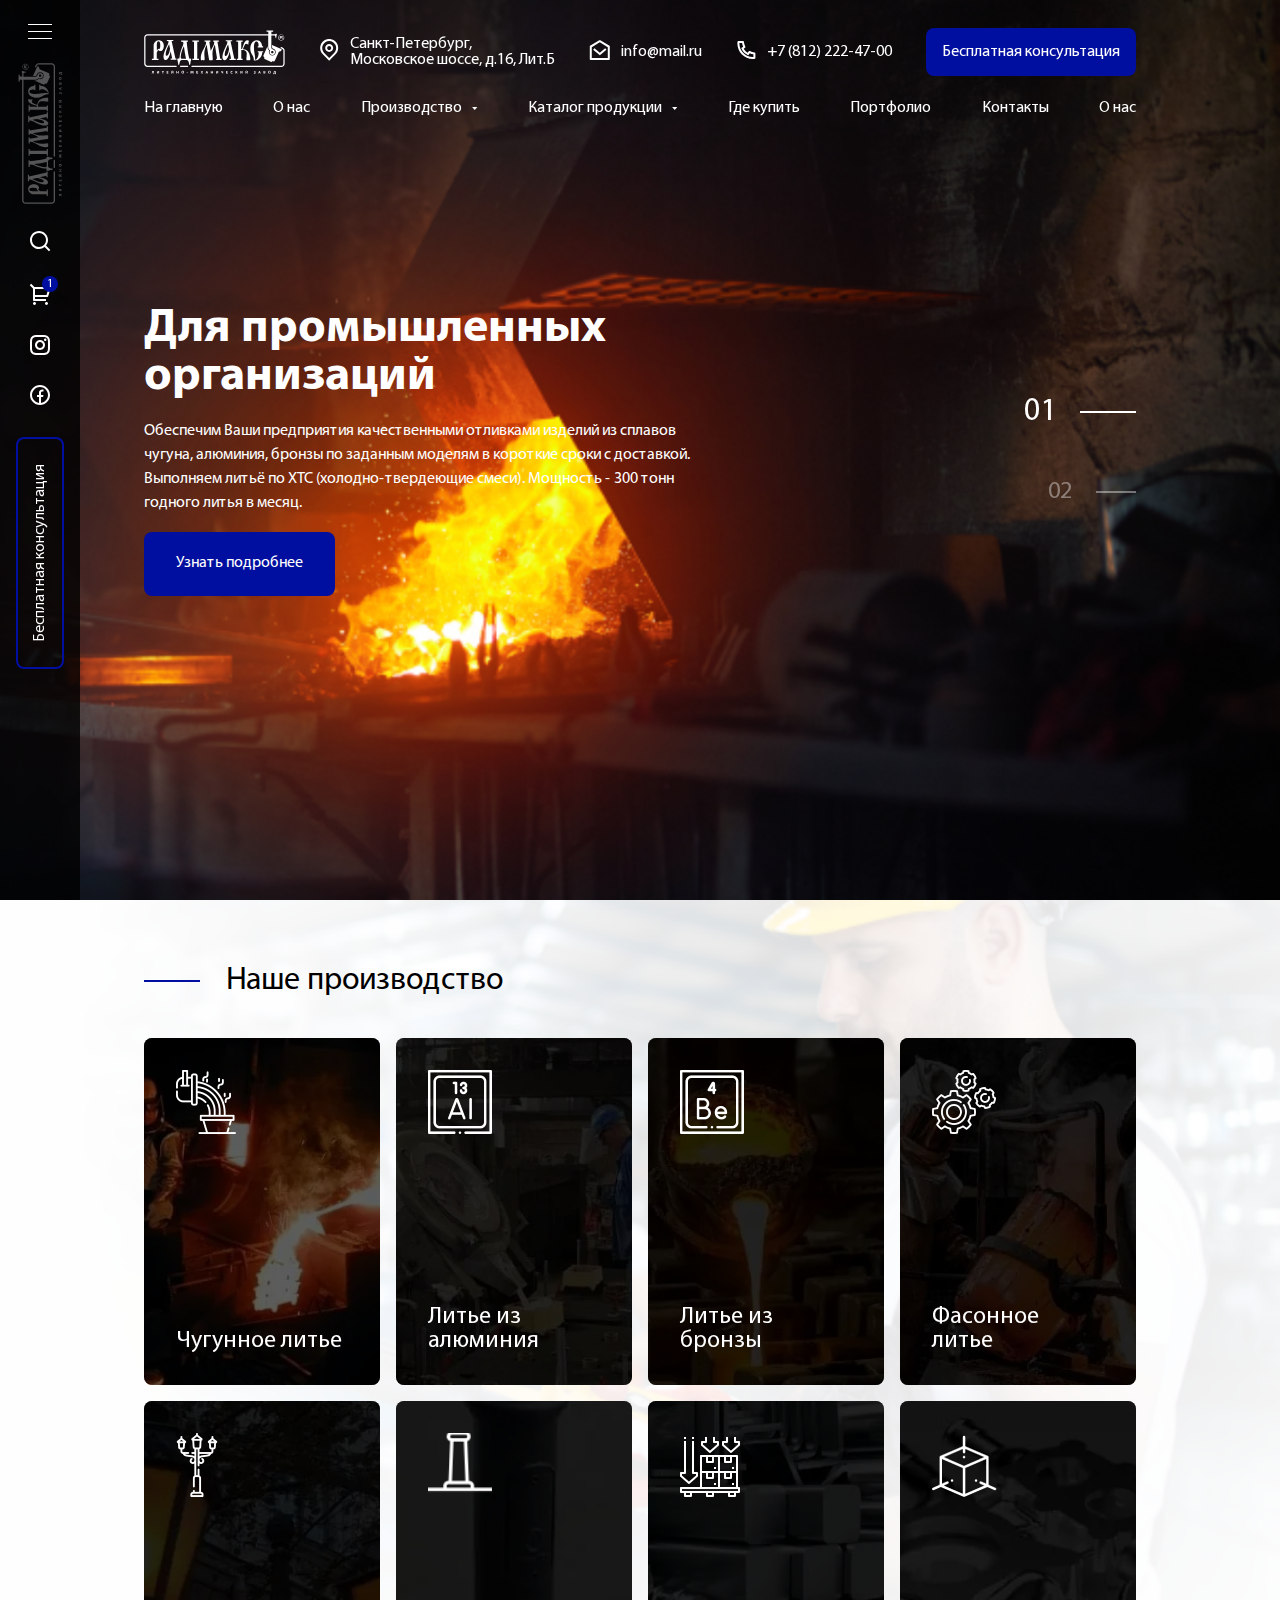
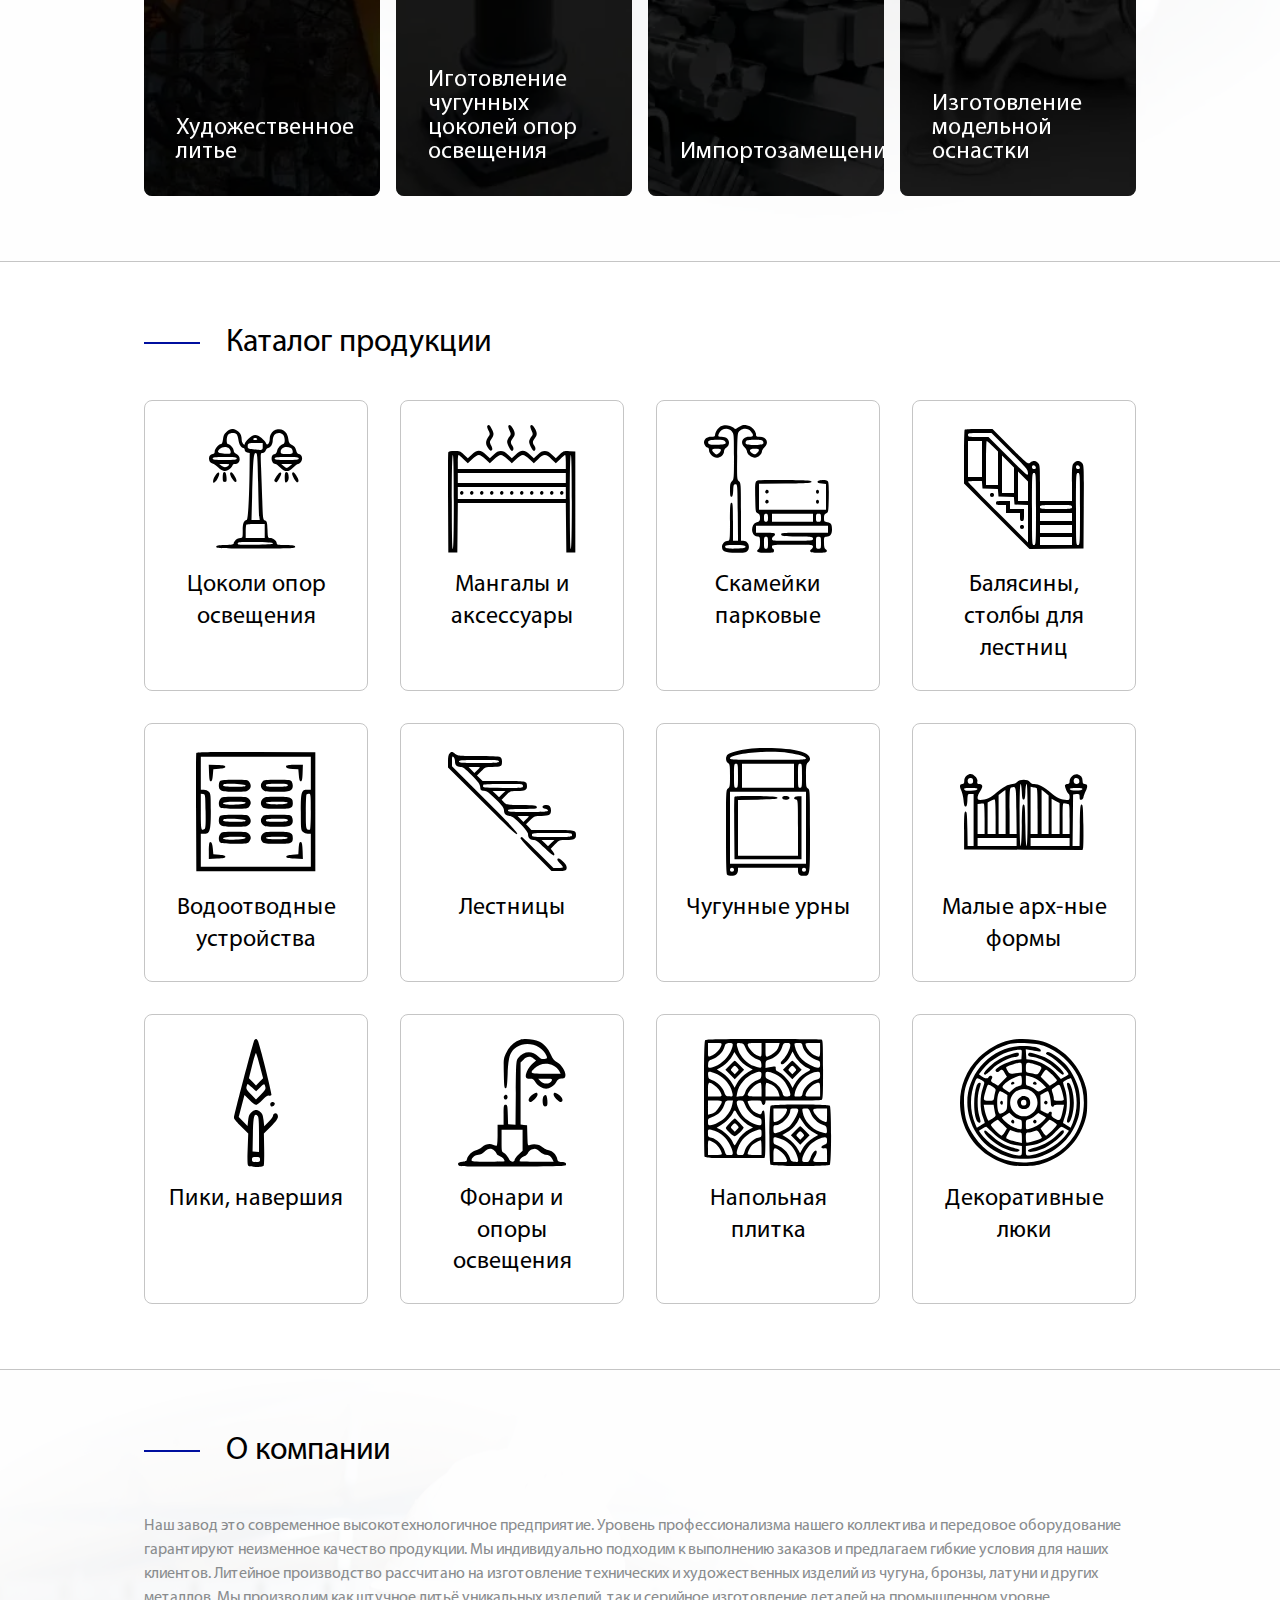
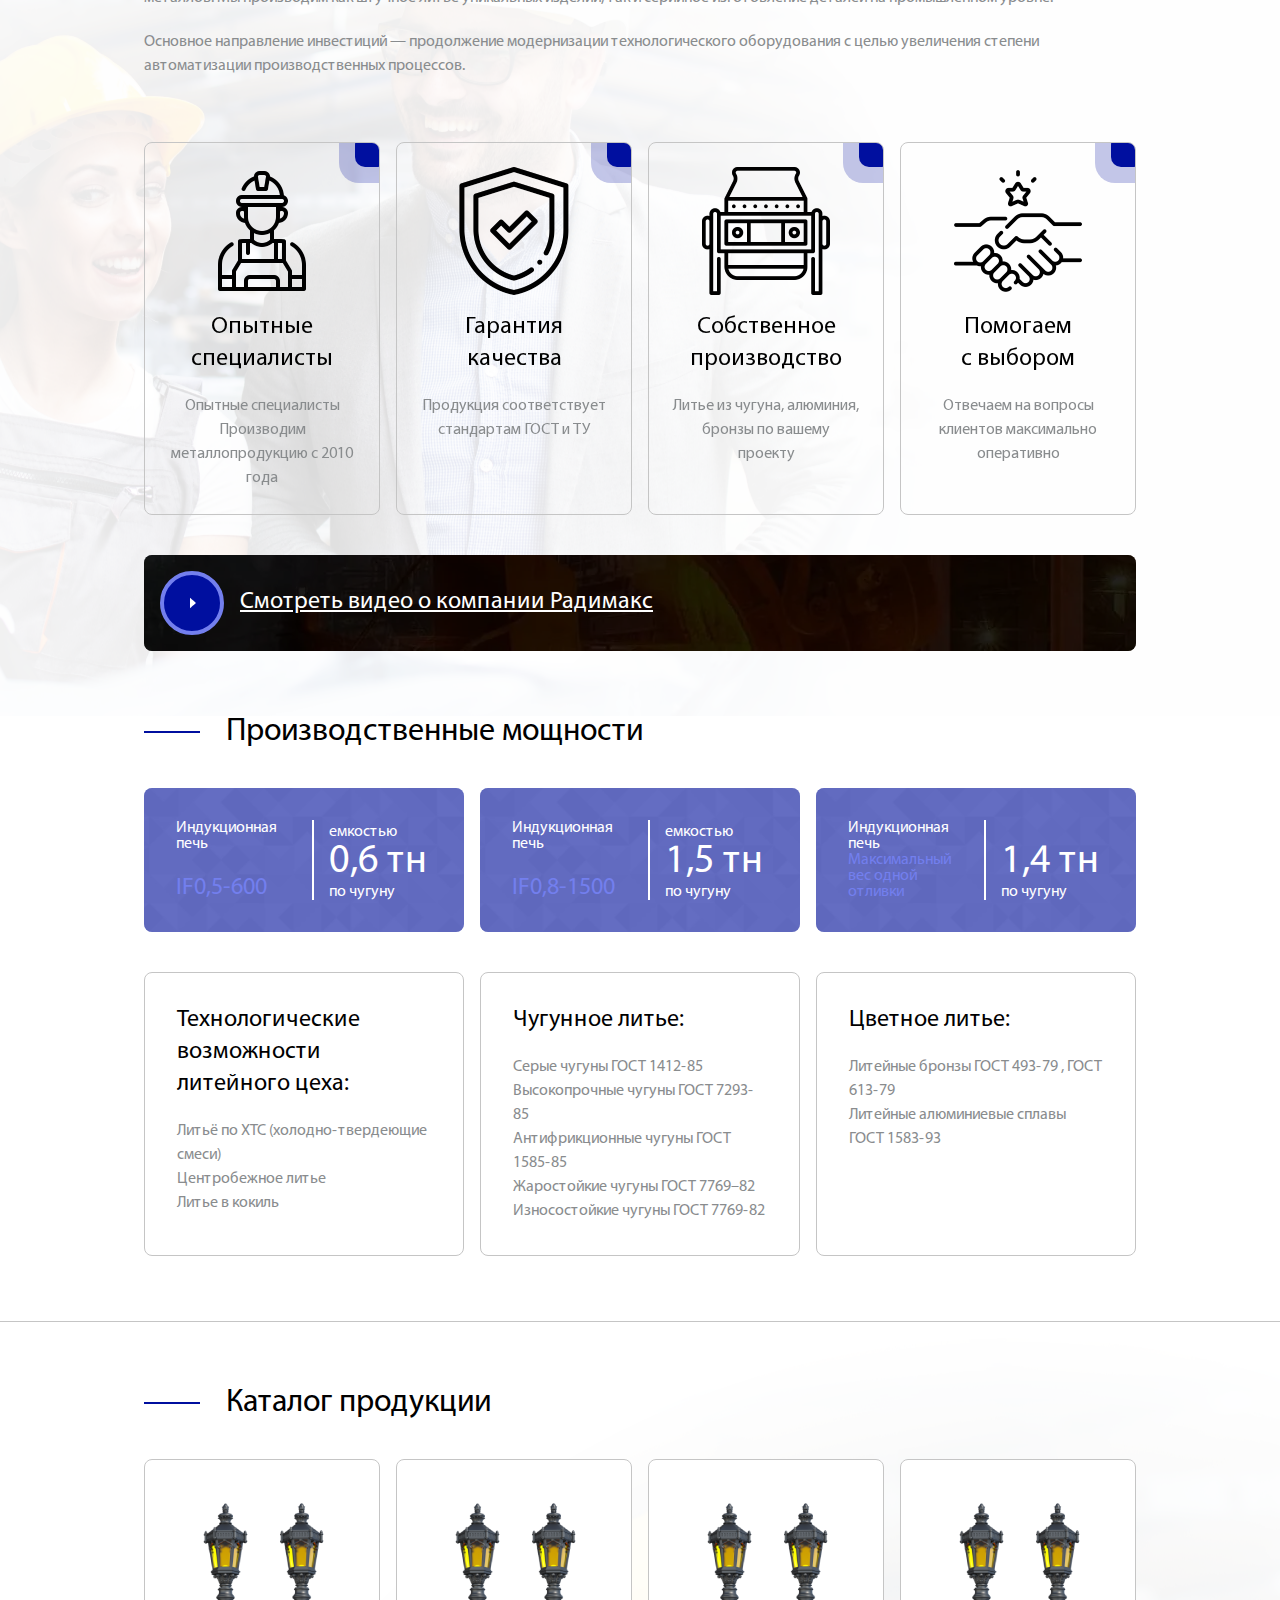
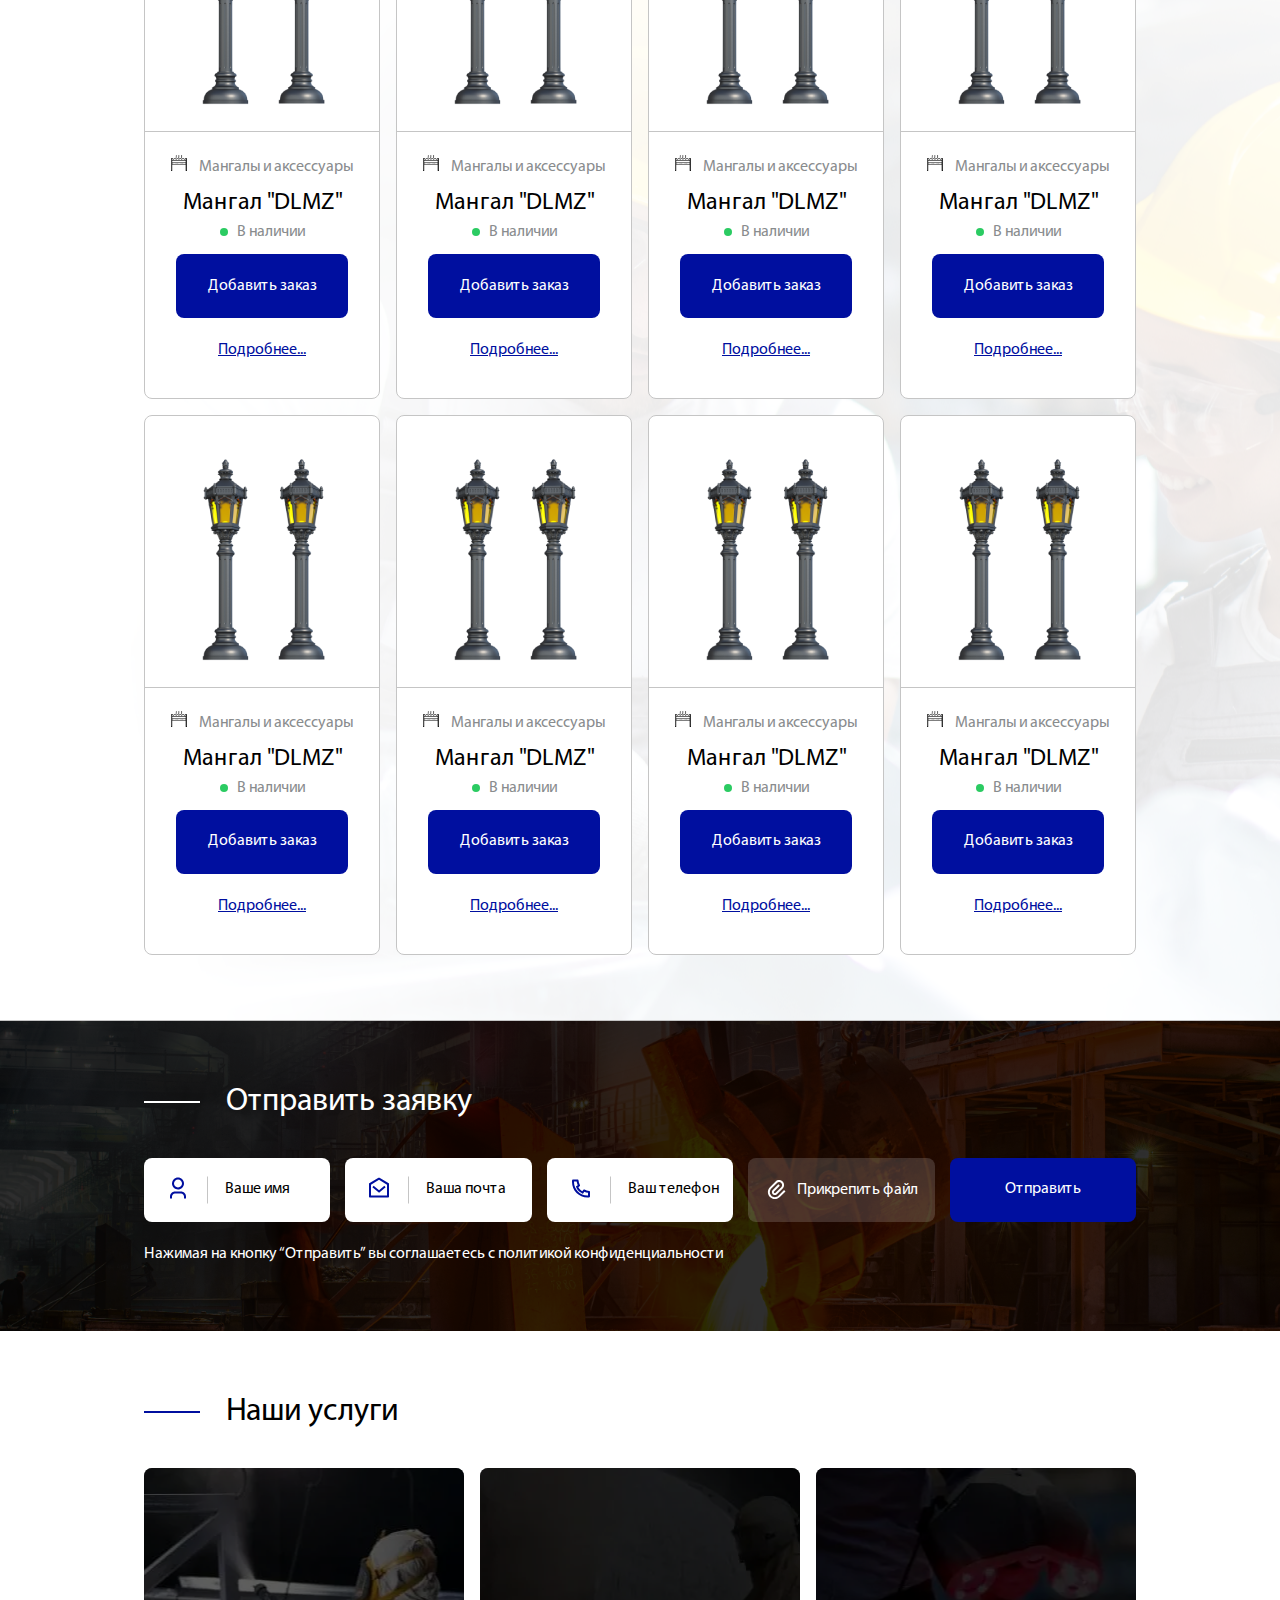
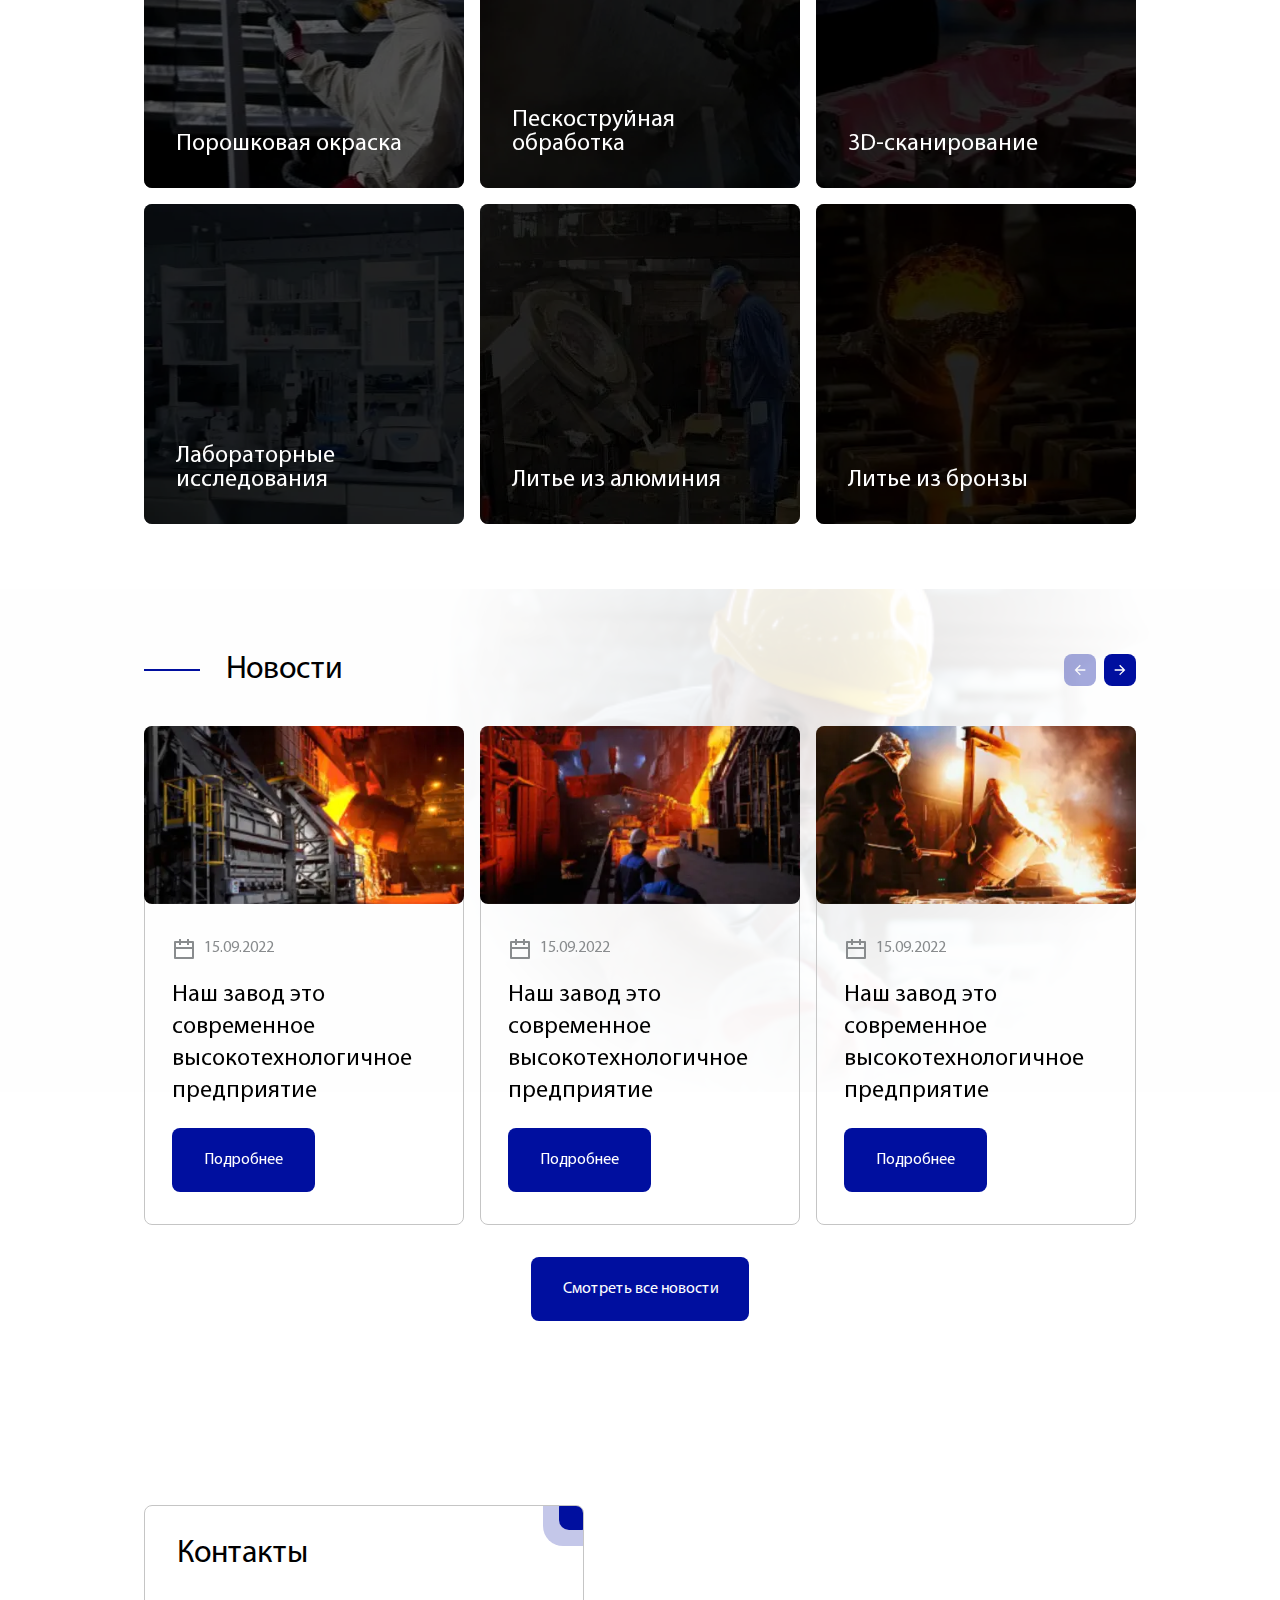
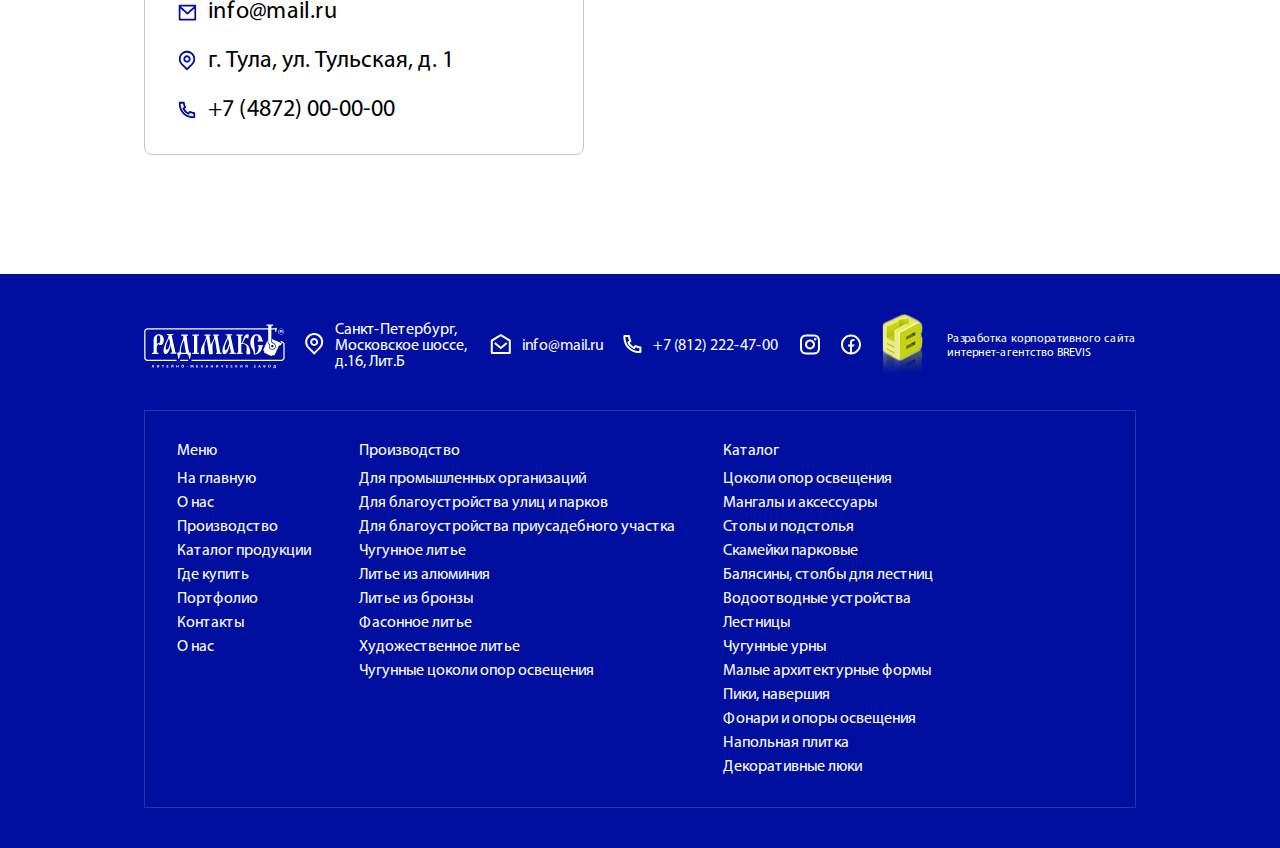
<file: index.html>
<!DOCTYPE html> <html lang="ru">

<head>
    <meta charset="UTF-8">
    <meta name="viewport" content="width=device-width, initial-scale=1.0">
    <meta name="description" content="">
    <meta name="keywords" content="">
    <link rel="stylesheet" href="css/libs.min.css">
    <link rel="stylesheet" href="css/style.min.css">
    <script src="https://api-maps.yandex.ru/2.1/?lang=ru_RU&amp;apikey=9133eb49-3a97-4b2d-90be-6b80a97a5036" type="text/javascript"></script>
    <title>Главная</title>
</head>


<body>
    <div class="wrapper">
        <header class="header">
            <div class="container">
    <div class="header__inner">
        <a href="/" class="header__logo logo">
            <svg
                    xmlns="http://www.w3.org/2000/svg"
                    width="141px" height="45px">
                <path fill-rule="evenodd"  fill="rgb(255, 255, 255)"
                      d="M138.087,7.527 C138.568,7.623 138.568,8.010 138.568,8.203 C138.568,8.589 138.568,8.686 138.713,8.831 L137.895,8.831 C137.751,8.638 137.799,8.541 137.751,8.107 C137.702,7.768 137.318,7.768 137.222,7.768 L136.596,7.768 L136.548,8.831 L135.779,8.831 L135.779,6.029 L137.510,6.029 C137.847,6.029 138.664,6.078 138.664,6.802 C138.664,7.285 138.328,7.478 138.087,7.527 ZM137.270,6.561 L136.596,6.561 L136.548,6.561 L136.548,7.285 L137.270,7.285 C137.751,7.285 137.799,7.092 137.799,6.947 C137.799,6.657 137.606,6.561 137.270,6.561 Z"/>
                <path fill-rule="evenodd"  fill="rgb(255, 255, 255)"
                      d="M137.173,10.570 C135.442,10.570 134.095,9.169 134.095,7.478 C134.095,5.788 135.490,4.387 137.173,4.387 C138.857,4.387 140.251,5.788 140.251,7.478 C140.251,9.169 138.857,10.570 137.173,10.570 ZM137.173,4.870 C135.731,4.870 134.576,6.029 134.576,7.478 C134.576,8.927 135.731,10.087 137.173,10.087 C138.616,10.087 139.771,8.927 139.771,7.478 C139.771,6.029 138.616,4.870 137.173,4.870 Z"/>
                <path fill-rule="evenodd"  fill="rgb(255, 255, 255)"
                      d="M16.362,21.051 C15.448,21.051 15.112,20.665 14.246,20.037 L12.755,22.549 L12.755,28.732 L14.486,28.732 L14.486,29.891 L7.898,29.891 L7.898,28.732 L9.629,28.732 L9.629,18.588 C9.629,17.477 9.629,16.366 9.677,14.386 C10.398,11.971 12.274,10.135 14.631,10.135 C17.709,10.135 19.825,12.260 19.825,15.690 C19.825,18.395 18.574,21.051 16.362,21.051 ZM14.534,11.343 C12.659,11.343 12.851,15.062 12.851,17.139 L12.851,20.858 L14.150,18.636 C14.342,18.878 14.727,19.120 14.919,19.120 C15.448,19.120 16.266,18.540 16.266,15.642 C16.266,13.709 16.073,11.343 14.534,11.343 Z"/>
                <path fill-rule="evenodd"  fill="rgb(255, 255, 255)"
                      d="M26.654,29.650 L26.654,28.442 L28.193,28.442 L26.654,21.293 C26.029,25.495 24.009,30.036 21.797,30.036 C20.498,30.036 19.488,28.925 19.488,26.703 C19.488,23.708 21.027,20.134 22.422,17.236 C23.576,14.772 24.730,13.516 24.442,11.053 L22.855,11.053 L22.855,9.894 L29.251,9.894 L29.251,11.053 L27.616,11.053 L31.415,28.490 L32.377,28.490 L32.377,29.650 L26.654,29.650 ZM25.115,14.289 C23.817,16.656 21.941,20.713 21.700,23.660 C21.700,23.902 21.700,24.143 21.700,24.384 C21.749,25.013 22.037,25.737 22.855,25.737 C24.442,25.737 25.788,21.293 26.029,18.685 L25.115,14.289 Z"/>
                <path fill-rule="evenodd"  fill="rgb(255, 255, 255)"
                      d="M46.469,32.596 C46.373,33.466 46.324,34.915 45.699,34.915 C45.218,34.915 45.122,34.239 45.074,33.707 C44.689,30.133 43.102,29.988 41.563,29.988 L39.447,29.988 C38.052,29.988 36.369,29.746 35.696,32.258 C35.407,33.321 35.359,34.915 34.686,34.915 C34.205,34.915 34.157,34.093 34.109,33.610 C33.820,30.422 33.291,30.422 33.291,29.263 C33.291,28.539 33.868,28.442 34.109,28.442 C34.445,28.442 34.542,28.539 34.830,28.539 C35.359,28.539 35.455,27.862 35.503,27.476 C35.696,26.317 35.696,23.467 37.571,18.636 C38.485,16.269 39.399,14.724 39.399,12.937 C39.399,12.454 39.255,11.681 38.197,11.681 L37.090,11.681 L37.090,10.522 L43.872,10.522 L43.872,11.681 L42.717,11.681 C43.006,16.366 44.785,28.732 45.651,28.732 C45.940,28.732 46.276,28.394 46.613,28.394 C46.902,28.394 47.190,28.780 47.190,29.360 C47.190,29.939 46.757,30.615 46.469,32.596 ZM39.928,16.269 C38.197,19.313 36.754,24.578 36.754,26.993 C36.754,28.635 37.331,28.780 38.485,28.780 L42.044,28.780 C40.361,20.279 40.698,21.535 39.928,16.269 Z"/>
                <path fill-rule="evenodd"  fill="rgb(255, 255, 255)"
                      d="M54.933,11.729 L54.933,10.570 L48.344,10.570 L48.344,11.729 L50.028,11.729 L50.028,28.780 L48.344,28.780 L48.344,29.939 L54.933,29.939 L54.933,28.780 L53.250,28.780 L53.250,11.729 L54.933,11.729 Z"/>
                <path fill-rule="evenodd"  fill="rgb(255, 255, 255)"
                      d="M72.151,29.939 L77.633,29.939 L77.633,28.780 L76.191,28.780 L73.449,11.729 L74.796,11.729 L74.796,10.570 L69.265,10.570 L69.265,11.729 L70.179,11.729 L70.227,12.212 C70.323,14.820 68.544,17.236 67.053,20.134 C66.957,20.327 66.812,20.569 66.716,20.762 L65.273,11.729 L66.428,11.729 L66.428,10.570 L60.560,10.570 L60.560,11.729 L62.099,11.729 C62.436,14.482 60.560,17.042 58.973,20.134 C57.675,22.597 56.761,24.819 56.761,28.200 C56.761,30.519 57.338,30.229 57.915,30.133 C58.348,30.084 58.685,30.036 59.117,30.133 C59.550,30.229 59.935,30.374 60.320,30.133 C60.560,29.988 60.608,29.795 60.608,29.553 C60.656,29.070 60.608,28.587 60.608,28.152 C60.512,26.413 60.320,25.109 60.320,23.564 C60.320,20.279 61.282,17.574 62.676,14.724 L64.937,29.070 C65.081,30.471 65.562,30.277 66.043,30.181 C66.476,30.133 66.812,30.084 67.245,30.181 C67.678,30.277 68.063,30.422 68.447,30.181 C68.688,30.036 68.736,29.843 68.736,29.601 C68.784,29.118 68.736,28.635 68.736,28.200 C68.640,26.462 68.447,25.157 68.447,23.612 C68.447,20.327 69.409,17.622 70.804,14.772 L70.852,14.724 L73.113,28.828 L72.199,28.828 L72.199,29.939 L72.151,29.939 Z"/>
                <path fill-rule="evenodd"  fill="rgb(255, 255, 255)"
                      d="M85.617,29.939 L85.521,29.939 L85.521,28.780 L87.108,28.780 L85.569,21.583 C84.944,25.785 82.924,30.326 80.711,30.326 C79.413,30.326 78.403,29.215 78.403,26.993 C78.403,23.998 79.942,20.424 81.337,17.526 C82.491,15.062 83.645,13.806 83.357,11.343 L81.769,11.343 L81.769,10.183 L88.166,10.183 L88.166,11.343 L86.531,11.343 L90.330,28.780 L91.773,28.780 L91.773,29.939 L85.617,29.939 ZM84.126,14.579 C82.876,16.946 80.952,21.003 80.711,23.950 C80.711,24.191 80.711,24.433 80.711,24.675 C80.760,25.302 81.048,26.027 81.866,26.027 C83.405,26.027 84.751,21.535 85.040,18.975 L84.126,14.579 Z"/>
                <path fill-rule="evenodd"  fill="rgb(255, 255, 255)"
                      d="M113.752,17.429 L119.138,17.429 L119.138,16.269 L118.273,16.269 C117.984,13.903 116.782,10.183 112.598,10.183 C108.846,10.183 106.297,13.854 106.297,18.782 C106.297,20.134 106.393,21.728 107.836,24.336 C108.654,25.785 109.760,27.283 109.808,29.457 L109.808,30.229 C110.193,30.471 110.529,30.567 111.299,30.567 C113.944,30.567 118.080,27.669 118.273,22.356 L119.138,22.356 L119.138,21.197 L113.752,21.197 L113.752,22.356 L114.617,22.356 C114.906,26.462 112.742,29.843 111.347,29.843 C111.107,29.843 110.962,29.795 110.866,29.698 C111.010,29.070 111.107,28.780 111.107,28.152 C111.107,27.138 110.962,25.979 110.674,24.143 C110.241,21.873 109.952,19.796 109.952,17.332 C109.952,12.840 111.155,11.391 112.405,11.391 C113.271,11.391 114.714,11.971 114.617,16.318 L113.752,16.318 L113.752,17.429 Z"/>
                <path fill-rule="evenodd"  fill="rgb(255, 255, 255)"
                      d="M102.402,29.601 C102.402,29.843 102.450,29.988 102.690,30.181 C103.075,30.422 103.460,30.277 103.893,30.181 C104.325,30.084 104.662,30.133 105.095,30.181 C105.672,30.277 106.490,30.519 106.249,28.297 C105.912,25.495 105.624,24.529 105.095,23.129 C104.037,20.520 101.776,19.409 98.939,19.216 C100.286,15.690 100.959,13.806 102.209,13.806 C102.931,13.806 103.219,14.096 103.989,14.482 L104.422,14.482 C104.373,12.744 104.566,12.309 104.999,10.667 C104.566,10.377 103.893,10.183 103.171,10.183 C100.382,10.183 99.035,16.366 98.314,18.347 L98.025,19.120 L97.256,19.120 L97.256,11.729 L98.698,11.729 L98.698,10.570 L92.398,10.570 L92.398,11.729 L94.130,11.729 L94.130,28.780 L92.831,28.780 L92.831,29.939 L98.602,29.939 L98.602,28.780 L97.304,28.780 L97.304,20.086 L97.400,20.037 C100.478,20.037 102.738,20.617 102.738,23.757 C102.738,25.254 102.546,26.558 102.450,28.249 C102.354,28.684 102.354,29.118 102.402,29.601 Z"/>
                <path fill-rule="evenodd"  fill="rgb(255, 255, 255)"
                      d="M8.138,42.063 C8.138,42.450 8.090,42.788 7.946,42.981 C7.898,43.030 7.753,43.126 7.657,43.126 L7.753,43.609 C7.946,43.609 8.138,43.561 8.282,43.464 C8.667,43.223 8.763,42.692 8.763,42.015 L8.763,41.388 L9.340,41.388 L9.340,43.561 L9.918,43.561 L9.918,40.904 L8.138,40.904 L8.138,42.063 Z"/>
                <path fill-rule="evenodd"  fill="rgb(255, 255, 255)"
                      d="M13.909,41.967 C13.765,42.257 13.573,42.595 13.428,42.933 C13.476,42.595 13.476,42.160 13.476,41.725 L13.476,40.952 L12.947,40.952 L12.947,43.561 L13.621,43.561 L14.150,42.595 C14.294,42.305 14.486,41.967 14.583,41.629 C14.534,41.967 14.534,42.353 14.534,42.740 L14.534,43.561 L15.112,43.561 L15.112,40.904 L14.486,40.904 L13.909,41.967 Z"/>
                <path fill-rule="evenodd"  fill="rgb(255, 255, 255)"
                      d="M17.901,41.436 L18.574,41.436 L18.574,43.561 L19.200,43.561 L19.200,41.436 L19.921,41.436 L19.921,40.904 L17.901,40.904 L17.901,41.436 Z"/>
                <path fill-rule="evenodd"  fill="rgb(255, 255, 255)"
                      d="M23.288,42.450 L24.249,42.450 L24.249,41.967 L23.288,41.967 L23.288,41.388 L24.346,41.388 L24.346,40.904 L22.710,40.904 L22.710,43.561 L24.394,43.561 L24.394,43.078 L23.288,43.078 L23.288,42.450 Z"/>
                <path fill-rule="evenodd"  fill="rgb(255, 255, 255)"
                      d="M28.241,41.967 C28.097,42.257 27.905,42.595 27.760,42.933 C27.808,42.595 27.808,42.160 27.808,41.725 L27.808,40.952 L27.279,40.952 L27.279,43.561 L27.953,43.561 L28.482,42.595 C28.626,42.305 28.818,41.967 28.915,41.629 C28.867,41.967 28.867,42.353 28.867,42.740 L28.867,43.561 L29.395,43.561 L29.395,40.904 L28.770,40.904 L28.241,41.967 Z"/>
                <path fill-rule="evenodd"  fill="rgb(255, 255, 255)"
                      d="M28.337,40.808 C28.674,40.808 28.915,40.663 28.915,40.325 L28.530,40.325 C28.530,40.470 28.482,40.566 28.337,40.566 C28.193,40.566 28.145,40.470 28.145,40.325 L27.712,40.325 C27.808,40.614 28.001,40.808 28.337,40.808 Z"/>
                <path fill-rule="evenodd"  fill="rgb(255, 255, 255)"
                      d="M34.012,41.919 L33.003,41.919 L33.003,40.904 L32.425,40.904 L32.425,43.561 L33.003,43.561 L33.003,42.450 L34.012,42.450 L34.012,43.561 L34.590,43.561 L34.590,40.904 L34.012,40.904 L34.012,41.919 Z"/>
                <path fill-rule="evenodd"  fill="rgb(255, 255, 255)"
                      d="M38.726,43.609 C37.956,43.609 37.475,43.030 37.475,42.257 C37.475,41.436 38.004,40.856 38.774,40.856 C39.543,40.856 40.024,41.484 40.024,42.208 C40.024,43.078 39.495,43.609 38.726,43.609 ZM38.726,41.339 C38.341,41.339 38.100,41.725 38.100,42.257 C38.100,42.740 38.341,43.126 38.726,43.126 C39.159,43.126 39.399,42.740 39.351,42.208 C39.351,41.725 39.159,41.339 38.726,41.339 Z"/>
                <path fill-rule="evenodd"  fill="rgb(255, 255, 255)"
                      d="M42.718,42.353 L43.727,42.353 L43.727,42.740 L42.718,42.740 L42.718,42.353 Z"/>
                <path fill-rule="evenodd"  fill="rgb(255, 255, 255)"
                      d="M48.537,40.904 L48.248,41.774 C48.152,42.063 48.056,42.401 48.008,42.740 C47.960,42.401 47.863,42.112 47.767,41.774 L47.527,40.904 L46.709,40.904 L46.517,43.561 L47.094,43.561 L47.142,42.546 C47.142,42.208 47.190,41.822 47.190,41.436 C47.238,41.774 47.334,42.160 47.431,42.498 L47.719,43.512 L48.200,43.512 L48.537,42.450 C48.633,42.160 48.729,41.774 48.825,41.436 C48.825,41.822 48.825,42.208 48.873,42.546 L48.921,43.561 L49.499,43.561 L49.354,40.904 L48.537,40.904 Z"/>
                <path fill-rule="evenodd"  fill="rgb(255, 255, 255)"
                      d="M52.961,42.450 L53.923,42.450 L53.923,41.967 L52.961,41.967 L52.961,41.388 L54.019,41.388 L54.019,40.904 L52.336,40.904 L52.336,43.561 L54.068,43.561 L54.068,43.078 L52.961,43.078 L52.961,42.450 Z"/>
                <path fill-rule="evenodd"  fill="rgb(255, 255, 255)"
                      d="M58.973,40.904 L58.300,40.904 L58.059,41.388 C58.011,41.532 57.963,41.677 57.867,41.822 C57.819,41.677 57.723,41.532 57.675,41.388 L57.434,40.904 L56.761,40.904 L57.482,42.208 L56.713,43.561 L57.386,43.561 L57.627,43.078 C57.723,42.885 57.771,42.740 57.819,42.595 C57.915,42.740 57.963,42.885 58.059,43.078 L58.300,43.561 L58.973,43.561 L58.204,42.208 L58.973,40.904 Z"/>
                <path fill-rule="evenodd"  fill="rgb(255, 255, 255)"
                      d="M63.350,43.561 L63.157,42.885 L62.388,42.885 L62.195,43.561 L61.570,43.561 L62.388,40.904 L63.157,40.904 L63.975,43.561 L63.350,43.561 ZM62.917,41.870 C62.869,41.677 62.821,41.484 62.772,41.339 C62.724,41.532 62.676,41.725 62.628,41.870 L62.484,42.450 L63.061,42.450 L62.917,41.870 Z"/>
                <path fill-rule="evenodd"  fill="rgb(255, 255, 255)"
                      d="M68.399,41.919 L67.438,41.919 L67.438,40.904 L66.812,40.904 L66.812,43.561 L67.438,43.561 L67.438,42.450 L68.399,42.450 L68.399,43.561 L69.025,43.561 L69.025,40.904 L68.399,40.904 L68.399,41.919 Z"/>
                <path fill-rule="evenodd"  fill="rgb(255, 255, 255)"
                      d="M73.016,41.967 C72.872,42.257 72.680,42.595 72.536,42.933 C72.584,42.595 72.584,42.160 72.584,41.725 L72.584,40.952 L72.055,40.952 L72.055,43.561 L72.728,43.561 L73.257,42.595 C73.401,42.305 73.594,41.967 73.690,41.629 C73.642,41.967 73.642,42.353 73.642,42.740 L73.642,43.561 L74.171,43.561 L74.171,40.904 L73.545,40.904 L73.016,41.967 Z"/>
                <path fill-rule="evenodd"  fill="rgb(255, 255, 255)"
                      d="M78.547,42.015 C78.451,42.063 78.307,42.112 78.162,42.112 C77.874,42.112 77.730,41.967 77.730,41.677 L77.730,40.904 L77.153,40.904 L77.153,41.774 C77.153,42.353 77.489,42.595 77.970,42.595 C78.211,42.595 78.355,42.546 78.547,42.450 L78.547,43.561 L79.124,43.561 L79.124,40.904 L78.547,40.904 L78.547,42.015 Z"/>
                <path fill-rule="evenodd"  fill="rgb(255, 255, 255)"
                      d="M82.731,42.450 L83.693,42.450 L83.693,41.967 L82.731,41.967 L82.731,41.388 L83.741,41.388 L83.741,40.904 L82.106,40.904 L82.106,43.561 L83.789,43.561 L83.789,43.078 L82.731,43.078 L82.731,42.450 Z"/>
                <path fill-rule="evenodd"  fill="rgb(255, 255, 255)"
                      d="M88.022,41.388 C88.214,41.388 88.406,41.436 88.503,41.484 L88.647,41.001 C88.551,40.952 88.310,40.904 87.974,40.904 C87.156,40.904 86.531,41.388 86.531,42.305 C86.531,43.078 87.012,43.657 87.925,43.657 C88.262,43.657 88.503,43.609 88.599,43.561 L88.503,43.078 C88.406,43.126 88.166,43.174 88.022,43.174 C87.493,43.174 87.156,42.837 87.156,42.305 C87.156,41.677 87.541,41.388 88.022,41.388 Z"/>
                <path fill-rule="evenodd"  fill="rgb(255, 255, 255)"
                      d="M92.831,40.904 L92.110,42.015 L92.062,42.015 L92.062,40.904 L91.484,40.904 L91.484,43.561 L92.062,43.561 L92.062,42.450 L92.158,42.450 C92.494,42.450 92.591,42.692 92.687,42.981 C92.735,43.174 92.783,43.368 92.879,43.561 L93.504,43.561 C93.360,43.319 93.312,43.030 93.216,42.740 C93.120,42.401 92.975,42.160 92.591,42.112 L93.504,40.952 L92.831,40.904 Z"/>
                <path fill-rule="evenodd"  fill="rgb(255, 255, 255)"
                      d="M97.304,41.967 C97.159,42.257 96.967,42.595 96.823,42.933 C96.871,42.595 96.871,42.160 96.871,41.725 L96.871,40.952 L96.342,40.952 L96.342,43.561 L97.015,43.561 L97.544,42.595 C97.689,42.305 97.881,41.967 97.977,41.629 C97.929,41.967 97.929,42.353 97.929,42.740 L97.929,43.561 L98.458,43.561 L98.458,40.904 L97.833,40.904 L97.304,41.967 Z"/>
                <path fill-rule="evenodd"  fill="rgb(255, 255, 255)"
                      d="M102.546,40.808 C102.883,40.808 103.123,40.663 103.123,40.325 L102.738,40.325 C102.738,40.470 102.690,40.566 102.546,40.566 C102.402,40.566 102.354,40.470 102.354,40.325 L101.921,40.325 C102.017,40.614 102.209,40.808 102.546,40.808 Z"/>
                <path fill-rule="evenodd"  fill="rgb(255, 255, 255)"
                      d="M102.498,41.967 C102.354,42.257 102.161,42.595 102.017,42.933 C102.065,42.595 102.065,42.160 102.065,41.725 L102.065,40.952 L101.536,40.952 L101.536,43.561 L102.209,43.561 L102.738,42.595 C102.883,42.305 103.075,41.967 103.171,41.629 C103.123,41.967 103.123,42.353 103.123,42.740 L103.123,43.561 L103.652,43.561 L103.652,40.904 L103.027,40.904 L102.498,41.967 Z"/>
                <path fill-rule="evenodd"  fill="rgb(255, 255, 255)"
                      d="M111.010,42.208 C111.299,42.112 111.540,41.919 111.540,41.581 C111.540,41.194 111.203,40.904 110.626,40.904 C110.241,40.904 110.001,41.001 109.808,41.097 L109.952,41.532 C110.097,41.436 110.337,41.388 110.529,41.388 C110.770,41.388 110.914,41.484 110.914,41.677 C110.914,41.870 110.722,42.015 110.433,42.015 L110.193,42.015 L110.193,42.450 L110.433,42.450 C110.674,42.450 111.010,42.498 111.010,42.788 C111.010,43.030 110.818,43.126 110.529,43.126 C110.289,43.126 110.001,43.030 109.904,42.981 L109.760,43.464 C110.001,43.609 110.289,43.657 110.578,43.657 C111.059,43.657 111.684,43.464 111.684,42.837 C111.636,42.450 111.347,42.257 111.010,42.208 Z"/>
                <path fill-rule="evenodd"  fill="rgb(255, 255, 255)"
                      d="M116.060,43.561 L115.868,42.885 L115.098,42.885 L114.906,43.561 L114.281,43.561 L115.098,40.904 L115.868,40.904 L116.685,43.561 L116.060,43.561 ZM115.627,41.870 C115.579,41.677 115.531,41.484 115.483,41.339 C115.435,41.532 115.387,41.725 115.339,41.870 L115.195,42.450 L115.772,42.450 L115.627,41.870 Z"/>
                <path fill-rule="evenodd"  fill="rgb(255, 255, 255)"
                      d="M120.966,42.160 C121.254,42.208 121.495,42.450 121.543,42.788 C121.543,43.030 121.399,43.223 121.254,43.368 C121.062,43.512 120.725,43.609 120.196,43.609 C119.860,43.609 119.667,43.561 119.523,43.561 L119.523,40.952 C119.667,40.952 120.004,40.904 120.293,40.904 C120.629,40.904 120.870,40.952 121.062,41.049 C121.254,41.146 121.399,41.339 121.399,41.581 C121.399,41.822 121.254,42.063 120.966,42.160 ZM120.341,41.339 C120.244,41.339 120.148,41.339 120.100,41.339 L120.100,41.967 L120.293,41.967 C120.581,41.967 120.773,41.822 120.773,41.629 C120.773,41.436 120.629,41.339 120.341,41.339 ZM120.293,42.401 L120.100,42.401 L120.100,43.174 C120.148,43.174 120.244,43.174 120.341,43.174 C120.581,43.174 120.821,43.078 120.821,42.788 C120.821,42.498 120.581,42.401 120.293,42.401 Z"/>
                <path fill-rule="evenodd"  fill="rgb(255, 255, 255)"
                      d="M125.438,43.609 C124.669,43.609 124.188,43.030 124.188,42.257 C124.188,41.436 124.717,40.856 125.487,40.856 C126.304,40.856 126.737,41.484 126.737,42.208 C126.737,43.078 126.208,43.609 125.438,43.609 ZM125.487,41.339 C125.102,41.339 124.861,41.725 124.861,42.257 C124.861,42.740 125.102,43.126 125.487,43.126 C125.871,43.126 126.112,42.740 126.112,42.208 C126.112,41.725 125.919,41.339 125.487,41.339 Z"/>
                <path fill-rule="evenodd"  fill="rgb(255, 255, 255)"
                      d="M131.931,44.237 L131.450,44.237 L131.402,43.561 L129.863,43.561 L129.815,44.237 L129.334,44.237 L129.286,43.078 L129.527,43.078 C129.623,42.885 129.719,42.692 129.767,42.498 C129.815,42.257 129.863,41.967 129.863,41.629 L129.863,40.904 L131.595,40.904 L131.739,43.078 L131.979,43.078 L131.931,44.237 ZM131.017,41.436 L130.440,41.436 L130.440,41.774 C130.440,42.063 130.440,42.353 130.344,42.643 C130.296,42.788 130.200,42.933 130.152,43.078 L131.017,43.078 L131.017,41.436 Z"/>
                <path fill-rule="evenodd"  fill="rgb(255, 255, 255)"
                      d="M120.629,29.022 L127.218,31.968 C127.603,32.161 128.084,31.968 128.276,31.582 L128.565,31.002 L129.046,31.244 C129.767,31.582 130.585,31.244 130.921,30.519 L134.865,21.631 L137.077,20.907 L137.751,19.361 L128.036,15.014 L128.036,16.511 C127.988,16.898 128.036,17.719 128.228,18.105 C128.372,18.395 128.949,18.685 129.382,18.830 L129.430,18.830 C130.825,19.313 131.787,20.617 131.787,22.114 C131.787,24.046 130.248,25.592 128.324,25.592 C126.400,25.592 124.861,24.046 124.861,22.114 C124.861,21.583 125.006,21.051 125.198,20.569 C124.861,20.279 124.380,19.893 124.044,19.264 C123.611,18.443 123.515,17.139 123.515,16.318 L119.523,25.302 C119.186,26.027 119.523,26.848 120.244,27.186 L120.485,27.283 L120.196,27.862 C120.052,28.346 120.244,28.828 120.629,29.022 Z"/>
                <path fill-rule="evenodd"  fill="rgb(255, 255, 255)"
                      d="M43.631,35.688 L36.561,35.688 C36.225,35.688 35.936,35.977 35.936,36.315 C35.936,36.654 36.225,36.943 36.561,36.943 L43.631,36.943 C43.968,36.943 44.256,36.654 44.256,36.315 C44.256,35.977 44.016,35.688 43.631,35.688 Z"/>
                <path fill-rule="evenodd"  fill="rgb(255, 255, 255)"
                      d="M137.462,17.091 C137.125,16.946 136.789,17.091 136.644,17.429 C136.500,17.767 136.644,18.105 136.981,18.250 C139.193,19.216 139.386,19.651 139.386,20.762 L139.386,33.659 C139.386,34.818 138.472,35.736 137.318,35.736 L47.912,35.736 C47.575,35.736 47.286,36.026 47.286,36.364 C47.286,36.702 47.575,36.992 47.912,36.992 L137.318,36.992 C139.145,36.992 140.636,35.495 140.636,33.659 L140.636,20.762 C140.636,18.830 139.674,18.105 137.462,17.091 Z"/>
                <path fill-rule="evenodd"  fill="rgb(255, 255, 255)"
                      d="M132.316,7.334 C132.268,7.623 132.220,8.203 131.883,8.203 C131.450,8.203 131.402,7.092 131.210,6.367 C131.114,5.933 130.921,5.643 130.681,5.450 L127.362,5.450 L127.362,16.463 C127.362,16.463 127.218,17.719 127.555,18.443 C127.891,19.168 129.190,19.506 129.190,19.506 C130.296,19.844 131.114,20.907 131.114,22.162 C131.114,23.708 129.863,24.964 128.324,24.964 C126.785,24.964 125.535,23.708 125.535,22.162 C125.535,21.486 125.727,20.907 126.112,20.424 C126.112,20.424 125.198,20.037 124.669,19.023 C124.092,18.009 124.188,15.787 124.188,15.787 L124.188,5.450 L3.521,5.450 C2.367,5.450 1.453,6.367 1.453,7.527 L1.453,33.610 C1.453,34.770 2.367,35.688 3.521,35.688 L32.137,35.688 C32.473,35.688 32.762,35.977 32.762,36.315 C32.762,36.654 32.473,36.943 32.137,36.992 L3.521,36.992 C1.694,36.992 0.203,35.495 0.203,33.659 L0.203,7.527 C0.203,5.691 1.694,4.194 3.521,4.194 L124.284,4.194 L124.284,1.730 L122.553,1.730 L122.553,0.571 L129.142,0.571 L129.142,1.730 L127.410,1.730 L127.410,4.242 L127.795,4.242 L130.392,4.242 L131.643,4.001 C131.835,4.001 132.124,3.807 132.364,3.807 C132.508,3.807 132.893,3.856 132.893,4.339 C132.893,5.112 132.508,5.112 132.316,7.334 ZM128.324,23.370 C128.997,23.370 129.527,22.839 129.527,22.162 C129.527,21.486 128.997,20.955 128.324,20.955 C127.651,20.955 127.122,21.486 127.122,22.162 C127.122,22.839 127.651,23.370 128.324,23.370 Z"/>
            </svg>
        </a>
        <div class="header__address header__item">
            <i class="header__item-icon">
                <svg xmlns="http://www.w3.org/2000/svg" width="19px" height="22px">
                    <path fill-rule="evenodd"  fill="rgb(255, 255, 255)" d="M18.006,10.756 C17.658,12.501 16.801,14.105 15.542,15.363 L9.179,21.728 L2.814,15.363 C1.556,14.105 0.699,12.501 0.351,10.756 C0.004,9.010 0.182,7.200 0.864,5.556 C1.545,3.911 2.698,2.505 4.178,1.516 C5.658,0.528 7.399,-0.000 9.179,-0.000 C10.959,-0.000 12.699,0.528 14.179,1.516 C15.659,2.505 16.812,3.911 17.493,5.556 C18.175,7.200 18.353,9.010 18.006,10.756 ZM15.646,6.322 C15.116,5.042 14.219,3.949 13.067,3.180 C11.916,2.411 10.563,2.000 9.179,2.000 C7.794,2.000 6.441,2.411 5.290,3.180 C4.138,3.949 3.241,5.042 2.711,6.322 C2.182,7.600 2.043,9.008 2.313,10.366 C2.583,11.723 3.250,12.971 4.229,13.950 L9.179,18.900 L14.129,13.950 C15.107,12.971 15.774,11.723 16.044,10.366 C16.314,9.008 16.175,7.600 15.646,6.322 ZM9.179,13.000 C8.118,13.000 7.100,12.579 6.350,11.828 C5.600,11.078 5.178,10.061 5.178,9.000 C5.178,7.939 5.600,6.921 6.350,6.171 C7.100,5.421 8.118,5.000 9.179,5.000 C10.239,5.000 11.257,5.421 12.007,6.171 C12.757,6.921 13.178,7.939 13.178,9.000 C13.178,10.061 12.757,11.078 12.007,11.828 C11.257,12.579 10.239,13.000 9.179,13.000 ZM10.593,7.586 C10.218,7.210 9.709,7.000 9.179,7.000 C8.648,7.000 8.139,7.210 7.764,7.586 C7.389,7.960 7.179,8.469 7.179,9.000 C7.179,9.530 7.389,10.039 7.764,10.414 C8.139,10.789 8.648,11.000 9.179,11.000 C9.709,11.000 10.218,10.789 10.593,10.414 C10.968,10.039 11.178,9.530 11.178,9.000 C11.178,8.469 10.968,7.960 10.593,7.586 Z"/>
                </svg>
            </i>
            <span>Санкт-Петербург, <br> Московское шоссе, д.16, Лит.Б</span>
        </div>
        <a href="mailto:info@mail.ru" class="header__mail header__item header__link">
            <i class="header__item-icon">
                <svg xmlns="http://www.w3.org/2000/svg" width="21px" height="20px">
                    <path fill-rule="evenodd"  fill="rgb(255, 255, 255)" d="M20.493,19.707 C20.305,19.894 20.051,19.999 19.786,19.999 L1.786,19.999 C1.520,19.999 1.266,19.894 1.079,19.707 C0.891,19.519 0.786,19.265 0.786,19.000 L0.786,6.283 C0.786,6.197 0.808,6.111 0.851,6.036 C0.893,5.961 0.955,5.898 1.029,5.854 L10.276,0.310 C10.431,0.216 10.609,0.167 10.790,0.167 C10.971,0.167 11.149,0.216 11.305,0.310 L20.543,5.855 C20.617,5.899 20.678,5.962 20.721,6.037 C20.763,6.112 20.786,6.197 20.786,6.284 L20.786,19.000 C20.786,19.265 20.680,19.519 20.493,19.707 ZM18.786,7.132 L10.790,2.332 L2.786,7.132 L2.786,7.133 L2.786,18.000 L18.786,18.000 L18.786,7.132 ZM10.846,12.698 L16.142,8.235 L17.430,9.765 L10.860,15.302 L4.150,9.772 L5.422,8.228 L10.846,12.698 Z"/>
                </svg>
            </i>
            <span>info@mail.ru</span>
        </a>
        <a href="tel:+78122224700" class="header__phone header__item header__link">
            <i class="header__item-icon">
                <svg xmlns="http://www.w3.org/2000/svg" width="19px" height="18px">
                    <path fill-rule="evenodd"  fill="rgb(255, 255, 255)" d="M18.135,17.593 C17.969,17.777 17.741,17.893 17.495,17.917 C16.965,17.972 16.431,17.999 15.893,17.999 C7.333,17.999 0.393,11.060 0.393,2.500 C0.393,1.962 0.420,1.428 0.475,0.898 C0.500,0.651 0.616,0.423 0.800,0.257 C0.983,0.091 1.222,-0.000 1.470,-0.000 L5.932,-0.000 C6.183,-0.000 6.426,0.095 6.610,0.265 C6.795,0.436 6.909,0.670 6.929,0.921 C7.055,2.527 7.520,4.089 8.293,5.504 C8.410,5.718 8.445,5.969 8.390,6.207 C8.336,6.445 8.196,6.656 7.997,6.798 L6.759,7.682 C7.697,9.330 9.062,10.695 10.711,11.634 L11.595,10.396 C11.737,10.197 11.947,10.057 12.186,10.002 C12.424,9.948 12.674,9.982 12.889,10.100 C14.303,10.873 15.865,11.337 17.472,11.464 C17.722,11.484 17.957,11.597 18.127,11.782 C18.298,11.967 18.393,12.209 18.393,12.461 L18.393,16.922 C18.393,17.171 18.301,17.409 18.135,17.593 ZM16.393,13.353 C15.124,13.165 13.889,12.795 12.725,12.256 L11.368,14.156 C10.821,13.943 10.291,13.693 9.780,13.406 L9.722,13.373 C7.760,12.256 6.136,10.632 5.020,8.671 L4.987,8.613 C4.700,8.102 4.449,7.571 4.237,7.025 L6.137,5.668 C5.598,4.504 5.228,3.268 5.040,2.000 L2.403,2.000 C2.397,2.166 2.394,2.333 2.394,2.500 C2.393,9.956 8.437,16.000 15.893,16.000 C16.060,16.000 16.227,15.996 16.393,15.989 L16.393,13.353 Z"/>
                </svg>
            </i>
            <span>+7 (812) 222-47-00</span>
        </a>
        <button data-modal="consultModal" class="header__btn mbtn mbtn-primary">Бесплатная консультация</button>
    </div>
    <nav class="nav">
        <a href="" class="nav__link">На главную</a>
        <a href="" class="nav__link">О нас</a>
        <div class="nav__item">
            <div class="nav__item-show">
                <span>Производство</span>
                <svg xmlns="http://www.w3.org/2000/svg" width="6px" height="3px">
                    <path fill-rule="evenodd"  fill="rgb(255, 255, 255)" d="M2.714,2.999 L5.312,-0.000 L0.116,-0.000 L2.714,2.999 Z"/>
                </svg>
            </div>
            <div class="nav__item-hidden">
                <div class="nav__item-hidden-inner">
                    <a href="" class="nav__sublink">Подменю</a>
                    <a href="" class="nav__sublink">Подменю2</a>
                    <a href="" class="nav__sublink">Подменю3</a>
                    <a href="" class="nav__sublink">Подменю4</a>
                </div>
            </div>
        </div>
        <div class="nav__item">
            <div class="nav__item-show">
                <span>Каталог продукции</span>
                <svg xmlns="http://www.w3.org/2000/svg" width="6px" height="3px">
                    <path fill-rule="evenodd"  fill="rgb(255, 255, 255)" d="M2.714,2.999 L5.312,-0.000 L0.116,-0.000 L2.714,2.999 Z"/>
                </svg>
            </div>
            <div class="nav__item-hidden">
                <div class="nav__item-hidden-inner">
                    <a href="" class="nav__sublink">Подменю</a>
                    <a href="" class="nav__sublink">Подменю2</a>
                    <a href="" class="nav__sublink">Подменю3</a>
                    <a href="" class="nav__sublink">Подменю4</a>
                </div>
            </div>
        </div>
        <a href="" class="nav__link">Где купить</a>
        <a href="" class="nav__link">Портфолио</a>
        <a href="" class="nav__link">Контакты</a>
        <a href="" class="nav__link">О нас</a>
    </nav>
</div>

<div class="sidebar">
    <button class="sidebar__burger">
        <span></span>
        <span></span>
        <span></span>
    </button>

    <a href="" class="sidebar__logo">
        <img src="img/logo2.svg" alt="">
    </a>

    <div class="sidebar__action">
        <button class="sidebar__btn search-toggler">
            <svg xmlns="http://www.w3.org/2000/svg" width="21px" height="21px">
                <path fill-rule="evenodd"  fill="rgb(255, 255, 255)" d="M20.313,18.899 L18.898,20.313 L14.617,16.031 C13.023,17.308 11.041,18.003 8.999,18.000 C4.031,18.000 -0.001,13.968 -0.001,9.000 C-0.001,4.032 4.031,-0.000 8.999,-0.000 C13.967,-0.000 17.999,4.032 17.999,9.000 C18.002,11.042 17.308,13.024 16.030,14.617 L20.313,18.899 ZM8.999,2.000 C5.131,2.000 2.000,5.132 2.000,9.000 C2.000,12.867 5.131,16.000 8.999,16.000 C10.820,16.003 12.569,15.294 13.874,14.025 L14.025,13.875 C15.294,12.570 16.002,10.820 15.999,9.000 C15.999,5.132 12.866,2.000 8.999,2.000 Z"/>
            </svg>
        </button>
        <a href="" class="sidebar__cart sidebar__btn">
            <svg xmlns="http://www.w3.org/2000/svg" width="22px" height="22px">
                <path fill-rule="evenodd"  fill="rgb(255, 255, 255)" d="M21.614,5.287 L19.214,13.287 C19.152,13.493 19.026,13.673 18.853,13.802 C18.680,13.931 18.471,14.000 18.256,14.000 L6.000,14.000 L6.000,16.000 L17.000,16.000 L17.000,18.000 L5.000,18.000 C4.735,18.000 4.480,17.894 4.293,17.707 C4.105,17.519 4.000,17.265 4.000,17.000 L4.000,5.414 L0.757,2.172 L2.172,0.756 L5.414,4.000 L20.656,4.000 C20.812,4.000 20.965,4.036 21.105,4.106 C21.244,4.176 21.365,4.278 21.458,4.403 C21.551,4.528 21.614,4.673 21.641,4.826 C21.668,4.980 21.659,5.137 21.614,5.287 ZM6.000,6.000 L6.000,12.000 L17.512,12.000 L19.312,6.000 L6.000,6.000 ZM5.500,19.000 C5.898,19.000 6.279,19.158 6.561,19.439 C6.842,19.721 7.000,20.102 7.000,20.500 C7.000,20.898 6.842,21.279 6.561,21.561 C6.279,21.842 5.898,22.000 5.500,22.000 C5.102,22.000 4.721,21.842 4.439,21.561 C4.158,21.279 4.000,20.898 4.000,20.500 C4.000,20.102 4.158,19.721 4.439,19.439 C4.721,19.158 5.102,19.000 5.500,19.000 ZM17.500,19.000 C17.898,19.000 18.279,19.158 18.561,19.439 C18.842,19.721 19.000,20.102 19.000,20.500 C19.000,20.898 18.842,21.279 18.561,21.561 C18.279,21.842 17.898,22.000 17.500,22.000 C17.102,22.000 16.721,21.842 16.439,21.561 C16.158,21.279 16.000,20.898 16.000,20.500 C16.000,20.102 16.158,19.721 16.439,19.439 C16.721,19.158 17.102,19.000 17.500,19.000 Z"/>
            </svg>
            <span class="sidebar__cart-num">1</span>
        </a>
        <a href="" class="sidebar__btn">
            <svg xmlns="http://www.w3.org/2000/svg" width="20px" height="20px">
                <path fill-rule="evenodd"  fill="rgb(255, 255, 255)" d="M19.940,14.122 C19.890,15.187 19.722,15.912 19.475,16.550 C19.225,17.218 18.831,17.822 18.322,18.322 C17.822,18.830 17.217,19.223 16.550,19.475 C15.913,19.722 15.187,19.890 14.122,19.940 C13.056,19.987 12.717,20.000 10.000,20.000 C7.283,20.000 6.944,19.990 5.878,19.940 C4.813,19.890 4.088,19.722 3.450,19.475 C2.782,19.224 2.177,18.831 1.678,18.322 C1.169,17.822 0.776,17.217 0.525,16.550 C0.277,15.912 0.110,15.187 0.060,14.122 C0.013,13.056 -0.000,12.717 -0.000,10.000 C-0.000,7.283 0.010,6.944 0.060,5.878 C0.110,4.812 0.277,4.088 0.525,3.450 C0.775,2.782 1.169,2.177 1.678,1.678 C2.178,1.169 2.782,0.775 3.450,0.525 C4.088,0.277 4.812,0.110 5.878,0.060 C6.944,0.013 7.283,-0.000 10.000,-0.000 C12.717,-0.000 13.056,0.010 14.122,0.060 C15.187,0.110 15.912,0.277 16.550,0.525 C17.210,0.779 17.766,1.123 18.322,1.678 C18.830,2.178 19.224,2.782 19.475,3.450 C19.722,4.087 19.890,4.813 19.940,5.878 C19.987,6.944 20.000,7.283 20.000,10.000 C20.000,12.717 19.990,13.056 19.940,14.122 ZM17.942,5.971 C17.905,5.189 17.800,4.661 17.610,4.173 C17.459,3.765 17.219,3.396 16.907,3.093 C16.605,2.779 16.236,2.539 15.827,2.389 C15.337,2.199 14.811,2.094 14.029,2.058 C12.925,2.005 12.539,2.000 10.000,2.000 C7.526,2.000 7.122,2.007 5.971,2.058 C5.187,2.095 4.661,2.200 4.173,2.390 C3.739,2.558 3.426,2.759 3.093,3.093 C2.780,3.395 2.539,3.764 2.389,4.173 C2.199,4.663 2.094,5.188 2.058,5.971 C2.006,7.075 2.000,7.461 2.000,10.000 C2.000,12.474 2.007,12.878 2.058,14.029 C2.095,14.812 2.200,15.339 2.389,15.826 C2.559,16.261 2.759,16.574 3.091,16.906 C3.428,17.242 3.741,17.442 4.171,17.609 C4.665,17.799 5.191,17.906 5.971,17.942 C7.075,17.994 7.461,18.000 10.000,18.000 C12.474,18.000 12.878,17.993 14.029,17.942 C14.811,17.905 15.338,17.799 15.826,17.611 C16.259,17.442 16.574,17.241 16.906,16.909 C17.243,16.571 17.444,16.259 17.610,15.829 C17.800,15.336 17.906,14.809 17.942,14.029 C17.994,12.925 18.000,12.539 18.000,10.000 C18.000,7.526 17.993,7.122 17.942,5.971 ZM15.250,6.000 C14.918,6.000 14.600,5.868 14.366,5.633 C14.132,5.399 14.000,5.081 14.000,4.750 C14.000,4.418 14.132,4.100 14.366,3.866 C14.600,3.631 14.918,3.500 15.250,3.500 C15.581,3.500 15.899,3.631 16.134,3.866 C16.368,4.100 16.500,4.418 16.500,4.750 C16.500,5.081 16.368,5.399 16.134,5.633 C15.899,5.868 15.581,6.000 15.250,6.000 ZM13.535,13.535 C12.598,14.473 11.326,15.000 10.000,15.000 C8.674,15.000 7.402,14.473 6.464,13.535 C5.527,12.597 5.000,11.326 5.000,10.000 C5.000,8.673 5.527,7.402 6.464,6.464 C7.402,5.527 8.674,5.000 10.000,5.000 C11.326,5.000 12.598,5.527 13.535,6.464 C14.473,7.402 15.000,8.673 15.000,10.000 C15.000,11.326 14.473,12.597 13.535,13.535 ZM12.121,7.878 C11.559,7.316 10.796,7.000 10.000,7.000 C9.204,7.000 8.441,7.316 7.879,7.878 C7.316,8.441 7.000,9.204 7.000,10.000 C7.000,10.796 7.316,11.559 7.879,12.121 C8.441,12.684 9.204,13.000 10.000,13.000 C10.796,13.000 11.559,12.684 12.121,12.121 C12.684,11.559 13.000,10.796 13.000,10.000 C13.000,9.204 12.684,8.441 12.121,7.878 Z"/>
            </svg>
        </a>
        <a href="" class="sidebar__btn">
            <svg xmlns="http://www.w3.org/2000/svg" width="20px" height="20px">
                <path fill-rule="evenodd"  fill="rgb(255, 255, 255)" d="M10.000,20.000 C4.477,20.000 -0.000,15.523 -0.000,10.000 C-0.000,4.477 4.477,-0.000 10.000,-0.000 C15.523,-0.000 20.000,4.477 20.000,10.000 C20.000,15.523 15.523,20.000 10.000,20.000 ZM15.471,4.172 C13.990,2.779 12.033,2.002 10.000,2.000 C7.964,1.998 6.004,2.773 4.519,4.167 C3.035,5.560 2.137,7.467 2.010,9.499 C1.882,11.531 2.534,13.535 3.833,15.103 C5.132,16.671 6.980,17.685 9.000,17.938 L9.000,12.000 L7.000,12.000 L7.000,10.000 L9.000,10.000 L9.000,8.346 C9.000,7.009 9.140,6.524 9.400,6.035 C9.656,5.551 10.052,5.156 10.536,4.899 C10.918,4.695 11.393,4.572 12.223,4.519 C12.552,4.498 12.978,4.524 13.501,4.599 L13.501,6.499 L13.000,6.499 C12.083,6.499 11.704,6.542 11.478,6.663 C11.343,6.732 11.233,6.842 11.164,6.977 C11.044,7.203 11.000,7.427 11.000,8.345 L11.000,10.000 L13.500,10.000 L13.000,12.000 L11.000,12.000 L11.000,17.938 C13.017,17.681 14.861,16.666 16.157,15.099 C17.452,13.531 18.103,11.529 17.975,9.500 C17.848,7.470 16.953,5.565 15.471,4.172 Z"/>
            </svg>
        </a>
    </div>

    <button class="sidebar__consult mbtn mbtn-primary">
        <span>Бесплатная консультация</span>
    </button>
</div>

<div class="menu">
    <div class="container">
        <div class="menu__top">
            <a href="/" class="menu__logo logo">
                <img src="img/logo.svg" alt="">
            </a>
            <button class="sidebar__burger">
                <span></span>
                <span></span>
                <span></span>
            </button>
        </div>
        <div class="menu__inner">
            <div class="menu__group">
                <a href="" class="menu__link">О нас</a>
            </div>
            <div class="menu__group">
                <div class="menu__tab">
                    <span>Производство</span>
                    <svg xmlns="http://www.w3.org/2000/svg" width="9px" height="14px"  viewBox="0 0 9 14">
                        <path fill-rule="evenodd"  fill="#ffffff" d="M7.999939,6.9995117 C7.999939,6.9995117 1.9998779,1.8033447 1.9998779,1.8033447 C1.9998779,1.8033447 1.9998779,12.195709 1.9998779,12.195709 C1.9998779,12.195709 7.999939,6.9995117 7.999939,6.9995117 Z"/>
                    </svg>
                </div>
                <div class="menu__content">
                    <div class="menu__grid">
                        <a href="" class="menu__item">
                            <i class="menu__icon">
                                <img src="img/catalog.webp" alt="">
                            </i>
                            <div class="menu__title body-text-big">Цоколи опор освещения</div>
                        </a>
                    </div>
                </div>
            </div>
            <div class="menu__group">
                <div class="menu__tab">
                    <span>Каталог продукции</span>
                    <svg xmlns="http://www.w3.org/2000/svg" width="9px" height="14px"  viewBox="0 0 9 14">
                        <path fill-rule="evenodd"  fill="#ffffff" d="M7.999939,6.9995117 C7.999939,6.9995117 1.9998779,1.8033447 1.9998779,1.8033447 C1.9998779,1.8033447 1.9998779,12.195709 1.9998779,12.195709 C1.9998779,12.195709 7.999939,6.9995117 7.999939,6.9995117 Z"/>
                    </svg>
                </div>
                <div class="menu__content">
                    <div class="menu__grid">
                        <a href="" class="menu__item">
                            <i class="menu__icon">
                                <img src="img/catalog.webp" alt="">
                            </i>
                            <div class="menu__title body-text-big">Цоколи опор освещения</div>
                        </a>
                        <a href="" class="menu__item">
                            <i class="menu__icon">
                                <img src="img/catalog2.webp" alt="">
                            </i>
                            <div class="menu__title body-text-big">Мангалы и аксессуары</div>
                        </a>
                        <a href="" class="menu__item">
                            <i class="menu__icon">
                                <img src="img/catalog3.webp" alt="">
                            </i>
                            <div class="menu__title body-text-big">Скамейки парковые</div>
                        </a>
                        <a href="" class="menu__item">
                            <i class="menu__icon">
                                <img src="img/catalog4.webp" alt="">
                            </i>
                            <div class="menu__title body-text-big">Балясины, столбы для лестниц</div>
                        </a>
                        <a href="" class="menu__item">
                            <i class="menu__icon">
                                <img src="img/catalog5.webp" alt="">
                            </i>
                            <div class="menu__title body-text-big">Водоотводные устройства</div>
                        </a>
                        <a href="" class="menu__item">
                            <i class="menu__icon">
                                <img src="img/catalog6.webp" alt="">
                            </i>
                            <div class="menu__title body-text-big">Лестницы</div>
                        </a>
                        <a href="" class="menu__item">
                            <i class="menu__icon">
                                <img src="img/catalog7.webp" alt="">
                            </i>
                            <div class="menu__title body-text-big">Чугунные урны</div>
                        </a>
                        <a href="" class="menu__item">
                            <i class="menu__icon">
                                <img src="img/catalog8.webp" alt="">
                            </i>
                            <div class="menu__title body-text-big">Малые арх. формы</div>
                        </a>
                        <a href="" class="menu__item">
                            <i class="menu__icon">
                                <img src="img/catalog9.webp" alt="">
                            </i>
                            <div class="menu__title body-text-big">Пики, навершия</div>
                        </a>
                        <a href="" class="menu__item">
                            <i class="menu__icon">
                                <img src="img/catalog10.webp" alt="">
                            </i>
                            <div class="menu__title body-text-big">Фонари и опоры освещения</div>
                        </a>
                        <a href="" class="menu__item">
                            <i class="menu__icon">
                                <img src="img/catalog11.webp" alt="">
                            </i>
                            <div class="menu__title body-text-big">Напольная плитка</div>
                        </a>
                        <a href="" class="menu__item">
                            <i class="menu__icon">
                                <img src="img/catalog12.webp" alt="">
                            </i>
                            <div class="menu__title body-text-big">Декоративные люки</div>
                        </a>
                    </div>
                </div>
            </div>
            <div class="menu__group">
                <a href="" class="menu__link">Где купить</a>
            </div>
            <div class="menu__group">
                <a href="" class="menu__link">Портфолио</a>
            </div>
            <div class="menu__group">
                <a href="" class="menu__link">Контакты</a>
            </div>

            <div class="menu__contacts">
                <a href="mailto:info@mail.ru" class="menu__mail">
                    <i class="menu__item-icon">
                        <svg xmlns="http://www.w3.org/2000/svg" width="21px" height="20px">
                            <path fill-rule="evenodd"  fill="rgb(255, 255, 255)" d="M20.493,19.707 C20.305,19.894 20.051,19.999 19.786,19.999 L1.786,19.999 C1.520,19.999 1.266,19.894 1.079,19.707 C0.891,19.519 0.786,19.265 0.786,19.000 L0.786,6.283 C0.786,6.197 0.808,6.111 0.851,6.036 C0.893,5.961 0.955,5.898 1.029,5.854 L10.276,0.310 C10.431,0.216 10.609,0.167 10.790,0.167 C10.971,0.167 11.149,0.216 11.305,0.310 L20.543,5.855 C20.617,5.899 20.678,5.962 20.721,6.037 C20.763,6.112 20.786,6.197 20.786,6.284 L20.786,19.000 C20.786,19.265 20.680,19.519 20.493,19.707 ZM18.786,7.132 L10.790,2.332 L2.786,7.132 L2.786,7.133 L2.786,18.000 L18.786,18.000 L18.786,7.132 ZM10.846,12.698 L16.142,8.235 L17.430,9.765 L10.860,15.302 L4.150,9.772 L5.422,8.228 L10.846,12.698 Z"/>
                        </svg>
                    </i>
                    <span>info@mail.ru</span>
                </a>
                <a href="tel:+78122224700" class="menu__phone">
                    <i class="menu__item-icon">
                        <svg xmlns="http://www.w3.org/2000/svg" width="19px" height="18px">
                            <path fill-rule="evenodd"  fill="rgb(255, 255, 255)" d="M18.135,17.593 C17.969,17.777 17.741,17.893 17.495,17.917 C16.965,17.972 16.431,17.999 15.893,17.999 C7.333,17.999 0.393,11.060 0.393,2.500 C0.393,1.962 0.420,1.428 0.475,0.898 C0.500,0.651 0.616,0.423 0.800,0.257 C0.983,0.091 1.222,-0.000 1.470,-0.000 L5.932,-0.000 C6.183,-0.000 6.426,0.095 6.610,0.265 C6.795,0.436 6.909,0.670 6.929,0.921 C7.055,2.527 7.520,4.089 8.293,5.504 C8.410,5.718 8.445,5.969 8.390,6.207 C8.336,6.445 8.196,6.656 7.997,6.798 L6.759,7.682 C7.697,9.330 9.062,10.695 10.711,11.634 L11.595,10.396 C11.737,10.197 11.947,10.057 12.186,10.002 C12.424,9.948 12.674,9.982 12.889,10.100 C14.303,10.873 15.865,11.337 17.472,11.464 C17.722,11.484 17.957,11.597 18.127,11.782 C18.298,11.967 18.393,12.209 18.393,12.461 L18.393,16.922 C18.393,17.171 18.301,17.409 18.135,17.593 ZM16.393,13.353 C15.124,13.165 13.889,12.795 12.725,12.256 L11.368,14.156 C10.821,13.943 10.291,13.693 9.780,13.406 L9.722,13.373 C7.760,12.256 6.136,10.632 5.020,8.671 L4.987,8.613 C4.700,8.102 4.449,7.571 4.237,7.025 L6.137,5.668 C5.598,4.504 5.228,3.268 5.040,2.000 L2.403,2.000 C2.397,2.166 2.394,2.333 2.394,2.500 C2.393,9.956 8.437,16.000 15.893,16.000 C16.060,16.000 16.227,15.996 16.393,15.989 L16.393,13.353 Z"/>
                        </svg>
                    </i>
                    <span>+7 (812) 222-47-00</span>
                </a>
            </div>
        </div>
    </div>
</div>


<div class="header-search">
    <fieldset class="form-group">
        <input type="text" placeholder="Поиск">
    </fieldset>
    <button class="header-search__btn mbtn mbtn-primary">Поиск</button>
</div>



        </header>

        <main class="content">

            <section class="main">
                <div class="swiper-container">
                    <div class="swiper-wrapper">
                        <div class="swiper-slide" style="background-image: url(img/main-bg.png);">
                            <div class="container">
                                <div class="main__inner">
                                    <h1 class="main__title display1">Для промышленных организаций</h1>
                                    <div class="main__desc body-text">Обеспечим Ваши предприятия качественными отливками изделий из сплавов чугуна, алюминия, бронзы по заданным моделям в короткие сроки с доставкой. Выполняем литьё по ХТС (холодно-твердеющие смеси). Мощность - 300 тонн годного литья в месяц.</div>
                                    <button class="main__btn mbtn mbtn-primary">Узнать подробнее</button>
                                </div>
                            </div>
                        </div>
                        <div class="swiper-slide" style="background-image: url(img/main-bg.png);">
                            <div class="container">
                                <div class="main__inner">
                                    <h1 class="main__title display1">Для промышленных организаций 2</h1>
                                    <div class="main__desc body-text">Обеспечим Ваши предприятия качественными отливками изделий из сплавов чугуна, алюминия, бронзы по заданным моделям в короткие сроки с доставкой. Выполняем литьё по ХТС (холодно-твердеющие смеси). Мощность - 300 тонн годного литья в месяц.</div>
                                    <button class="main__btn mbtn mbtn-primary">Узнать подробнее</button>
                                </div>
                            </div>
                        </div>
                    </div>
                    <div class="swiper-pagination"></div>
                </div>
            </section>

            <section class="factory mob-slider">
                <div class="container">
                    <div class="factory__title display2 line">
                        Наше производство
                    </div>
                    <div class="swiper-container">
                        <div class="swiper-wrapper factory__items">
                            <div class="swiper-slide factory-card" style="background-image: url(img/factory_bg.webp);">
    <i class="factory-card__icon">
        <img src="img/factory_icon.png" alt="">
    </i>
    <div class="factory-card__title factory-card__title--absolute body-text-big">Чугунное литье</div>
    <div class="factory-card__content">
        <div class="factory-card__title body-text-big">Чугунное литье</div>
        <div class="factory-card__desc body-text">
            Наш завод производит качественные отливки изделий: серые чугуны ГОСТ 1412-85, высокопрочные чугуны ГОСТ 7293-85,
        </div>
        <a href="" class="factory-card__link mbtn mbtn-white-outline">
            <svg xmlns="http://www.w3.org/2000/svg" width="14px" height="14px"  viewBox="0 0 14 14">
                <path fill-rule="evenodd"  fill="#ffffff" d="M9.78125,6.333008 C9.78125,6.333008 6.2053223,2.756958 6.2053223,2.756958 C6.2053223,2.756958 7.147949,1.814209 7.147949,1.814209 C7.147949,1.814209 12.333282,6.999634 12.333282,6.999634 C12.333282,6.999634 7.147949,12.185059 7.147949,12.185059 C7.147949,12.185059 6.2053223,11.24231 6.2053223,11.24231 C6.2053223,11.24231 9.78125,7.66626 9.78125,7.66626 C9.78125,7.66626 1.666565,7.66626 1.666565,7.66626 C1.666565,7.66626 1.666565,6.333008 1.666565,6.333008 C1.666565,6.333008 9.78125,6.333008 9.78125,6.333008 Z"/>
            </svg>
            <span>Подробнее</span>
        </a>
    </div>
</div>

                            <div class="swiper-slide factory-card" style="background-image: url(img/factory_bg2.webp);">
    <i class="factory-card__icon">
        <img src="img/factory_icon2.png" alt="">
    </i>
    <div class="factory-card__title factory-card__title--absolute body-text-big">Литье из алюминия</div>
    <div class="factory-card__content">
        <div class="factory-card__title body-text-big">Литье из алюминия</div>
        <div class="factory-card__desc body-text">
            Наш завод производит качественные отливки изделий: серые чугуны ГОСТ 1412-85, высокопрочные чугуны ГОСТ 7293-85,
        </div>
        <a href="" class="factory-card__link mbtn mbtn-white-outline">
            <svg xmlns="http://www.w3.org/2000/svg" width="14px" height="14px"  viewBox="0 0 14 14">
                <path fill-rule="evenodd"  fill="#ffffff" d="M9.78125,6.333008 C9.78125,6.333008 6.2053223,2.756958 6.2053223,2.756958 C6.2053223,2.756958 7.147949,1.814209 7.147949,1.814209 C7.147949,1.814209 12.333282,6.999634 12.333282,6.999634 C12.333282,6.999634 7.147949,12.185059 7.147949,12.185059 C7.147949,12.185059 6.2053223,11.24231 6.2053223,11.24231 C6.2053223,11.24231 9.78125,7.66626 9.78125,7.66626 C9.78125,7.66626 1.666565,7.66626 1.666565,7.66626 C1.666565,7.66626 1.666565,6.333008 1.666565,6.333008 C1.666565,6.333008 9.78125,6.333008 9.78125,6.333008 Z"/>
            </svg>
            <span>Подробнее</span>
        </a>
    </div>
</div>

                            <div class="swiper-slide factory-card" style="background-image: url(img/factory_bg3.webp);">
    <i class="factory-card__icon">
        <img src="img/factory_icon3.png" alt="">
    </i>
    <div class="factory-card__title factory-card__title--absolute body-text-big">Литье из бронзы</div>
    <div class="factory-card__content">
        <div class="factory-card__title body-text-big">Литье из бронзы</div>
        <div class="factory-card__desc body-text">
            Наш завод производит качественные отливки изделий: серые чугуны ГОСТ 1412-85, высокопрочные чугуны ГОСТ 7293-85,
        </div>
        <a href="" class="factory-card__link mbtn mbtn-white-outline">
            <svg xmlns="http://www.w3.org/2000/svg" width="14px" height="14px"  viewBox="0 0 14 14">
                <path fill-rule="evenodd"  fill="#ffffff" d="M9.78125,6.333008 C9.78125,6.333008 6.2053223,2.756958 6.2053223,2.756958 C6.2053223,2.756958 7.147949,1.814209 7.147949,1.814209 C7.147949,1.814209 12.333282,6.999634 12.333282,6.999634 C12.333282,6.999634 7.147949,12.185059 7.147949,12.185059 C7.147949,12.185059 6.2053223,11.24231 6.2053223,11.24231 C6.2053223,11.24231 9.78125,7.66626 9.78125,7.66626 C9.78125,7.66626 1.666565,7.66626 1.666565,7.66626 C1.666565,7.66626 1.666565,6.333008 1.666565,6.333008 C1.666565,6.333008 9.78125,6.333008 9.78125,6.333008 Z"/>
            </svg>
            <span>Подробнее</span>
        </a>
    </div>
</div>

                            <div class="swiper-slide factory-card" style="background-image: url(img/factory_bg4.webp);">
    <i class="factory-card__icon">
        <img src="img/factory_icon4.png" alt="">
    </i>
    <div class="factory-card__title factory-card__title--absolute body-text-big">Фасонное литье</div>
    <div class="factory-card__content">
        <div class="factory-card__title body-text-big">Фасонное литье</div>
        <div class="factory-card__desc body-text">
            Наш завод производит качественные отливки изделий: серые чугуны ГОСТ 1412-85, высокопрочные чугуны ГОСТ 7293-85,
        </div>
        <a href="" class="factory-card__link mbtn mbtn-white-outline">
            <svg xmlns="http://www.w3.org/2000/svg" width="14px" height="14px"  viewBox="0 0 14 14">
                <path fill-rule="evenodd"  fill="#ffffff" d="M9.78125,6.333008 C9.78125,6.333008 6.2053223,2.756958 6.2053223,2.756958 C6.2053223,2.756958 7.147949,1.814209 7.147949,1.814209 C7.147949,1.814209 12.333282,6.999634 12.333282,6.999634 C12.333282,6.999634 7.147949,12.185059 7.147949,12.185059 C7.147949,12.185059 6.2053223,11.24231 6.2053223,11.24231 C6.2053223,11.24231 9.78125,7.66626 9.78125,7.66626 C9.78125,7.66626 1.666565,7.66626 1.666565,7.66626 C1.666565,7.66626 1.666565,6.333008 1.666565,6.333008 C1.666565,6.333008 9.78125,6.333008 9.78125,6.333008 Z"/>
            </svg>
            <span>Подробнее</span>
        </a>
    </div>
</div>

                            <div class="swiper-slide factory-card" style="background-image: url(img/factory_bg5.webp);">
    <i class="factory-card__icon">
        <img src="img/factory_icon5.png" alt="">
    </i>
    <div class="factory-card__title factory-card__title--absolute body-text-big">Художественное литье</div>
    <div class="factory-card__content">
        <div class="factory-card__title body-text-big">Художественное литье</div>
        <div class="factory-card__desc body-text">
            Наш завод производит качественные отливки изделий: серые чугуны ГОСТ 1412-85, высокопрочные чугуны ГОСТ 7293-85,
        </div>
        <a href="" class="factory-card__link mbtn mbtn-white-outline">
            <svg xmlns="http://www.w3.org/2000/svg" width="14px" height="14px"  viewBox="0 0 14 14">
                <path fill-rule="evenodd"  fill="#ffffff" d="M9.78125,6.333008 C9.78125,6.333008 6.2053223,2.756958 6.2053223,2.756958 C6.2053223,2.756958 7.147949,1.814209 7.147949,1.814209 C7.147949,1.814209 12.333282,6.999634 12.333282,6.999634 C12.333282,6.999634 7.147949,12.185059 7.147949,12.185059 C7.147949,12.185059 6.2053223,11.24231 6.2053223,11.24231 C6.2053223,11.24231 9.78125,7.66626 9.78125,7.66626 C9.78125,7.66626 1.666565,7.66626 1.666565,7.66626 C1.666565,7.66626 1.666565,6.333008 1.666565,6.333008 C1.666565,6.333008 9.78125,6.333008 9.78125,6.333008 Z"/>
            </svg>
            <span>Подробнее</span>
        </a>
    </div>
</div>

                            <div class="swiper-slide factory-card" style="background-image: url(img/factory_bg6.webp);">
    <i class="factory-card__icon">
        <img src="img/factory_icon6.png" alt="">
    </i>
    <div class="factory-card__title factory-card__title--absolute body-text-big">Иготовление чугунных цоколей опор освещения</div>
    <div class="factory-card__content">
        <div class="factory-card__title body-text-big">Иготовление чугунных цоколей опор освещения</div>
        <div class="factory-card__desc body-text">
            Наш завод производит качественные отливки изделий: серые чугуны ГОСТ 1412-85, высокопрочные чугуны ГОСТ 7293-85,
        </div>
        <a href="" class="factory-card__link mbtn mbtn-white-outline">
            <svg xmlns="http://www.w3.org/2000/svg" width="14px" height="14px"  viewBox="0 0 14 14">
                <path fill-rule="evenodd"  fill="#ffffff" d="M9.78125,6.333008 C9.78125,6.333008 6.2053223,2.756958 6.2053223,2.756958 C6.2053223,2.756958 7.147949,1.814209 7.147949,1.814209 C7.147949,1.814209 12.333282,6.999634 12.333282,6.999634 C12.333282,6.999634 7.147949,12.185059 7.147949,12.185059 C7.147949,12.185059 6.2053223,11.24231 6.2053223,11.24231 C6.2053223,11.24231 9.78125,7.66626 9.78125,7.66626 C9.78125,7.66626 1.666565,7.66626 1.666565,7.66626 C1.666565,7.66626 1.666565,6.333008 1.666565,6.333008 C1.666565,6.333008 9.78125,6.333008 9.78125,6.333008 Z"/>
            </svg>
            <span>Подробнее</span>
        </a>
    </div>
</div>

                            <div class="swiper-slide factory-card" style="background-image: url(img/factory_bg7.webp);">
    <i class="factory-card__icon">
        <img src="img/factory_icon7.png" alt="">
    </i>
    <div class="factory-card__title factory-card__title--absolute body-text-big">Импортозамещение</div>
    <div class="factory-card__content">
        <div class="factory-card__title body-text-big">Импортозамещение</div>
        <div class="factory-card__desc body-text">
            Наш завод производит качественные отливки изделий: серые чугуны ГОСТ 1412-85, высокопрочные чугуны ГОСТ 7293-85,
        </div>
        <a href="" class="factory-card__link mbtn mbtn-white-outline">
            <svg xmlns="http://www.w3.org/2000/svg" width="14px" height="14px"  viewBox="0 0 14 14">
                <path fill-rule="evenodd"  fill="#ffffff" d="M9.78125,6.333008 C9.78125,6.333008 6.2053223,2.756958 6.2053223,2.756958 C6.2053223,2.756958 7.147949,1.814209 7.147949,1.814209 C7.147949,1.814209 12.333282,6.999634 12.333282,6.999634 C12.333282,6.999634 7.147949,12.185059 7.147949,12.185059 C7.147949,12.185059 6.2053223,11.24231 6.2053223,11.24231 C6.2053223,11.24231 9.78125,7.66626 9.78125,7.66626 C9.78125,7.66626 1.666565,7.66626 1.666565,7.66626 C1.666565,7.66626 1.666565,6.333008 1.666565,6.333008 C1.666565,6.333008 9.78125,6.333008 9.78125,6.333008 Z"/>
            </svg>
            <span>Подробнее</span>
        </a>
    </div>
</div>

                            <div class="swiper-slide factory-card" style="background-image: url(img/factory_bg8.webp);">
    <i class="factory-card__icon">
        <img src="img/factory_icon8.png" alt="">
    </i>
    <div class="factory-card__title factory-card__title--absolute body-text-big">Изготовление модельной оснастки</div>
    <div class="factory-card__content">
        <div class="factory-card__title body-text-big">Изготовление модельной оснастки</div>
        <div class="factory-card__desc body-text">
            Наш завод производит качественные отливки изделий: серые чугуны ГОСТ 1412-85, высокопрочные чугуны ГОСТ 7293-85,
        </div>
        <a href="" class="factory-card__link mbtn mbtn-white-outline">
            <svg xmlns="http://www.w3.org/2000/svg" width="14px" height="14px"  viewBox="0 0 14 14">
                <path fill-rule="evenodd"  fill="#ffffff" d="M9.78125,6.333008 C9.78125,6.333008 6.2053223,2.756958 6.2053223,2.756958 C6.2053223,2.756958 7.147949,1.814209 7.147949,1.814209 C7.147949,1.814209 12.333282,6.999634 12.333282,6.999634 C12.333282,6.999634 7.147949,12.185059 7.147949,12.185059 C7.147949,12.185059 6.2053223,11.24231 6.2053223,11.24231 C6.2053223,11.24231 9.78125,7.66626 9.78125,7.66626 C9.78125,7.66626 1.666565,7.66626 1.666565,7.66626 C1.666565,7.66626 1.666565,6.333008 1.666565,6.333008 C1.666565,6.333008 9.78125,6.333008 9.78125,6.333008 Z"/>
            </svg>
            <span>Подробнее</span>
        </a>
    </div>
</div>

                        </div>
                    </div>
                </div>
            </section>

            <section class="products mob-slider">
                <div class="container">
                    <div class="products__title display2 line">
                        Каталог продукции
                    </div>
                    <div class="swiper-container">
                        <div class="swiper-wrapper products__items">
                            <a href="" class="swiper-slide product-card">
    <i class="product-card__icon">
        <svg xmlns="http://www.w3.org/2000/svg" width="94" height="120" viewBox="0 0 94 120" fill="none"><path fill-rule="evenodd" clip-rule="evenodd" d="M17.6322 2.67447C15.2322 4.81947 14.3972 6.53847 13.9872 10.1745C13.6312 13.3255 12.9852 14.8925 12.0392 14.8925C9.71818 14.8925 5.71518 19.6115 5.71518 22.3475C5.71518 24.2105 5.18918 24.8925 3.75018 24.8925C-1.06582 24.8925 -1.32682 33.3415 3.45218 34.5415C4.94118 34.9155 7.57518 36.7215 9.30518 38.5565C13.2412 42.7295 17.6442 43.0545 21.2602 39.4375C22.6102 38.0875 23.7152 36.5125 23.7152 35.9375C23.7152 35.3625 24.7852 34.8925 26.0932 34.8925C31.4052 34.8925 32.4452 27.4715 27.4652 25.0955C25.6572 24.2325 24.7152 23.0055 24.7152 21.5125C24.7152 19.1545 20.9722 14.8925 18.9012 14.8925C17.1192 14.8925 17.4282 7.32147 19.2862 5.46347C21.2622 3.48847 26.0822 3.42447 27.6822 5.35347C28.3492 6.15647 29.1392 8.74447 29.4362 11.1035C30.0042 15.5975 32.0912 18.8925 34.3702 18.8925C35.1102 18.8925 35.7152 19.7835 35.7152 20.8735C35.7152 22.1525 36.6012 23.0765 38.2152 23.4815L40.7152 24.1095L40.6122 36.2505C40.3522 66.9545 39.2122 90.2285 37.9472 90.6495C34.6372 91.7505 33.7152 94.1055 33.7152 101.463C33.7152 108.721 33.6572 108.892 31.2152 108.892C28.4712 108.892 24.7152 112.048 24.7152 114.353C24.7152 115.501 22.8412 115.876 15.9652 116.103C8.98218 116.334 7.21518 116.695 7.21518 117.892C7.21518 119.2 12.2712 119.392 46.7152 119.392C81.1592 119.392 86.2152 119.2 86.2152 117.892C86.2152 116.687 84.3932 116.335 76.9652 116.104C68.6352 115.846 67.7152 115.627 67.7152 113.911C67.7152 111.604 64.1052 108.892 61.0332 108.892C58.9212 108.892 58.7802 108.43 58.5052 100.642C58.2472 93.3075 57.9772 92.2875 56.0662 91.4485C54.0122 90.5465 53.8892 89.6815 53.3002 71.9485C52.9622 61.7425 52.4152 46.7545 52.0862 38.6425C51.4952 24.0555 51.5122 23.8925 53.6272 23.8925C54.9872 23.8925 56.1102 22.9835 56.7152 21.3925C57.2382 20.0175 58.2822 18.8925 59.0352 18.8925C61.3992 18.8925 63.7152 15.3755 63.7152 11.7865C63.7152 9.88947 64.4162 7.33747 65.2722 6.11547C67.1942 3.37047 71.7482 3.16647 74.0602 5.72147C76.0642 7.93547 76.3252 14.8925 74.4042 14.8925C72.2532 14.8925 68.6752 18.8415 68.0662 21.8875C67.6842 23.7985 66.7142 24.9275 65.1062 25.3305C61.0032 26.3605 62.2312 34.8925 66.4822 34.8925C67.2342 34.8925 69.3352 36.4675 71.1502 38.3925C75.6772 43.1925 79.7532 43.1925 84.2802 38.3925C86.0952 36.4675 88.2762 34.8925 89.1252 34.8925C89.9742 34.8925 91.3662 33.8285 92.2192 32.5275C94.1522 29.5765 92.7402 24.8925 89.9162 24.8925C88.6122 24.8925 87.7952 23.7895 87.1412 21.1425C86.4592 18.3815 85.3852 16.9975 83.0682 15.8925C80.3862 14.6145 79.8282 13.6995 79.2922 9.70947C78.4442 3.38947 74.0282 -0.576526 68.7702 0.259474C63.9802 1.02147 60.7152 4.89847 60.7152 9.82547C60.7152 14.3805 58.1982 17.3065 56.9752 14.1725C56.5572 13.1015 54.5812 10.8005 52.5832 9.05847C47.5602 4.67947 44.2202 4.85847 39.4652 9.75947C37.4032 11.8865 35.7152 14.1905 35.7152 14.8815C35.7152 15.8845 35.4132 15.8865 34.2152 14.8925C33.3902 14.2075 32.7152 12.3825 32.7152 10.8355C32.7152 6.33747 31.0262 3.10447 27.8082 1.44047C23.5252 -0.774526 21.1742 -0.489526 17.6322 2.67447ZM48.2152 9.89247C48.5672 10.4615 47.7062 10.8925 46.2152 10.8925C44.7242 10.8925 43.8632 10.4615 44.2152 9.89247C44.5552 9.34247 45.4552 8.89247 46.2152 8.89247C46.9752 8.89247 47.8752 9.34247 48.2152 9.89247ZM53.7152 17.3925C53.7152 21.3165 53.4752 21.3865 43.9652 20.2445C39.4192 19.6985 38.7152 19.3195 38.7152 17.4195C38.7152 14.1845 39.3912 13.8925 46.8822 13.8925H53.7152V17.3925ZM20.1442 19.4635C21.0082 20.3285 21.7152 21.9245 21.7152 23.0115C21.7152 24.7985 21.1242 24.9595 15.5442 24.6905C8.71718 24.3605 7.46218 23.1455 10.6532 19.9555C13.1022 17.5055 17.9352 17.2555 20.1442 19.4635ZM81.7812 18.9275C82.8902 19.5215 83.7152 21.0145 83.7152 22.4275C83.7152 24.7735 83.4252 24.8925 77.7152 24.8925C72.0142 24.8925 71.7152 24.7705 71.7152 22.4425C71.7152 18.4865 77.3082 16.5335 81.7812 18.9275ZM49.1222 53.6425C49.4732 70.0055 49.9792 85.0805 50.2492 87.1425L50.7392 90.8925H46.6152H42.4912L43.1232 67.1425C44.1242 29.5645 44.5942 23.8925 46.7082 23.8925C48.3582 23.8925 48.5322 26.0385 49.1222 53.6425ZM27.7152 29.3925C27.7152 30.6425 25.7152 30.8925 15.7152 30.8925C5.71518 30.8925 3.71518 30.6425 3.71518 29.3925C3.71518 28.1425 5.71518 27.8925 15.7152 27.8925C25.7152 27.8925 27.7152 28.1425 27.7152 29.3925ZM89.7152 29.3925C89.7152 30.6425 87.7152 30.8925 77.7152 30.8925C67.7152 30.8925 65.7152 30.6425 65.7152 29.3925C65.7152 28.1425 67.7152 27.8925 77.7152 27.8925C87.7152 27.8925 89.7152 28.1425 89.7152 29.3925ZM19.8052 36.2845C17.8812 38.6025 14.8542 38.8295 12.4612 36.8335L10.2152 34.9595L15.5872 34.9255C20.0662 34.8985 20.7682 35.1245 19.8052 36.2845ZM80.8542 36.9255C79.5562 38.0075 78.1432 38.8925 77.7152 38.8925C77.2872 38.8925 75.8742 38.0075 74.5762 36.9255L72.2152 34.9595H77.7152H83.2152L80.8542 36.9255ZM6.18718 46.7555C3.48218 50.8425 3.33418 55.2965 5.97718 53.0785C8.50918 50.9525 11.1102 44.8875 9.97618 43.7535C9.19718 42.9745 8.13018 43.8195 6.18718 46.7555ZM14.4032 43.5385C14.0242 43.9165 13.7152 46.1755 13.7152 48.5595C13.7152 52.2645 14.0132 52.8925 15.7702 52.8925C17.5932 52.8925 17.7902 52.3665 17.5202 48.2205C17.2342 43.8415 15.9812 41.9595 14.4032 43.5385ZM21.1542 44.1915C20.3212 46.3615 25.7182 54.2895 27.0922 52.9155C27.8372 52.1705 27.5922 50.8195 26.2672 48.3595C23.7462 43.6775 21.9222 42.1905 21.1542 44.1915ZM69.5792 44.6185C68.7602 45.5945 67.3472 47.5885 66.4402 49.0505C65.0412 51.3025 65.0012 51.8855 66.1752 52.8595C67.2902 53.7845 68.0942 53.1025 70.2722 49.3855C71.9992 46.4385 72.6352 44.4125 72.0252 43.8025C71.4152 43.1925 70.5272 43.4895 69.5792 44.6185ZM76.3822 43.5595C75.5192 44.4215 75.5122 52.3565 76.3732 53.2175C77.5942 54.4385 79.7152 51.6685 79.7152 48.8515C79.7152 44.1075 78.2152 41.7255 76.3822 43.5595ZM83.1562 44.1865C82.8352 45.0225 83.7682 47.5995 85.2292 49.9145C87.2072 53.0485 88.1742 53.8335 89.0182 52.9895C89.8622 52.1455 89.6702 50.9645 88.2672 48.3595C85.7482 43.6805 83.9222 42.1905 83.1562 44.1865ZM55.7152 101.892V108.892H46.2152H36.7152V102.559C36.7152 99.0755 37.0152 95.9255 37.3822 95.5595C37.7482 95.1925 42.0232 94.8925 46.8822 94.8925H55.7152V101.892ZM63.9672 114.392C63.8162 114.998 56.8212 115.5 46.2172 115.665C30.9762 115.903 28.7152 115.738 28.7152 114.392C28.7152 113.045 31.0012 112.881 46.4652 113.119C57.6632 113.291 64.1232 113.761 63.9672 114.392Z" fill="black"/></svg>
    </i>
    
    <div class="product-card__title body-text-big">
        <span>Цоколи опор <br> освещения</span>
    </div>
    
    
</a>

                            <a href="" class="swiper-slide product-card">
    <i class="product-card__icon">
        <svg xmlns="http://www.w3.org/2000/svg" width="128" height="128" viewBox="0 0 128 128" fill="none"><path fill-rule="evenodd" clip-rule="evenodd" d="M39.2728 1.02723C38.9048 1.62423 39.4338 3.65623 40.4498 5.54223C41.9608 8.34923 42.0708 9.28723 41.0538 10.7072C37.1588 16.1462 37.0918 19.2262 40.7688 23.9422C42.1918 25.7672 43.0168 26.1442 43.8258 25.3382C44.6348 24.5312 44.4588 23.2402 43.1688 20.5352C41.7478 17.5552 41.6418 16.5042 42.6218 15.1382C46.0938 10.3042 46.2608 9.01823 44.0178 4.40123C41.8488 -0.0647678 40.5278 -1.00377 39.2728 1.02723ZM60.3678 0.873232C60.0518 1.38623 60.5698 3.43523 61.5198 5.42723C62.9098 8.34023 63.0088 9.38223 62.0298 10.7462C58.5578 15.5802 58.3908 16.8662 60.6338 21.4832C61.8248 23.9362 63.2698 25.9422 63.8438 25.9422C65.7228 25.9422 66.0378 23.0832 64.4148 20.7662C62.3288 17.7872 62.4098 16.2862 64.8258 13.2152C67.3708 9.97923 67.3508 7.52823 64.7438 3.31023C62.6268 -0.115768 61.4018 -0.797768 60.3678 0.873232ZM82.3678 0.873232C82.0518 1.38623 82.5698 3.43523 83.5198 5.42723C84.9098 8.34023 85.0088 9.38223 84.0298 10.7462C80.5578 15.5802 80.3908 16.8662 82.6338 21.4832C83.8248 23.9362 85.2698 25.9422 85.8438 25.9422C87.7228 25.9422 88.0378 23.0832 86.4148 20.7662C84.3288 17.7872 84.4098 16.2862 86.8258 13.2152C89.3708 9.97923 89.3508 7.52823 86.7438 3.31023C84.6268 -0.115768 83.4018 -0.797768 82.3678 0.873232ZM0.283777 27.1922C0.0207765 27.8802 -0.0772235 50.7172 0.0657765 77.9422L0.325777 127.442H4.82578H9.32578L9.59278 102.692L9.86078 77.9422H63.8258H117.791L118.059 102.692L118.326 127.442H122.826H127.326V76.9422V26.4422L121.424 26.1382C115.78 25.8462 115.354 25.9972 111.674 29.5912L107.826 33.3482L104.034 29.6452C101.158 26.8372 99.4158 25.9422 96.8258 25.9422C94.2358 25.9422 92.4938 26.8372 89.6178 29.6452L85.8258 33.3482L82.0338 29.6452C76.8298 24.5642 72.8218 24.5642 67.6178 29.6452L63.8258 33.3482L60.0338 29.6452C57.1578 26.8372 55.4158 25.9422 52.8258 25.9422C50.2358 25.9422 48.4938 26.8372 45.6178 29.6452L41.8258 33.3482L38.0338 29.6452C32.8298 24.5642 28.8218 24.5642 23.6178 29.6452L19.8258 33.3482L16.0338 29.6452C12.5518 26.2452 11.7718 25.9422 6.50178 25.9422C2.83278 25.9422 0.590777 26.3932 0.283777 27.1922ZM5.82578 76.9422C5.82578 107.609 5.47778 123.942 4.82578 123.942C4.17378 123.942 3.82578 107.609 3.82578 76.9422C3.82578 46.2752 4.17378 29.9422 4.82578 29.9422C5.47778 29.9422 5.82578 46.2752 5.82578 76.9422ZM15.5378 34.1502L19.8258 38.3582L24.1138 34.1502C26.7708 31.5422 29.3238 29.9422 30.8258 29.9422C32.3278 29.9422 34.8808 31.5422 37.5378 34.1502L41.8258 38.3582L46.1138 34.1502C48.7708 31.5422 51.3238 29.9422 52.8258 29.9422C54.3278 29.9422 56.8808 31.5422 59.5378 34.1502L63.8258 38.3582L68.1138 34.1502C70.7708 31.5422 73.3238 29.9422 74.8258 29.9422C76.3278 29.9422 78.8808 31.5422 81.5378 34.1502L85.8258 38.3582L90.1138 34.1502C95.6318 28.7342 98.0198 28.7342 103.538 34.1502L107.826 38.3582L112.114 34.1502C114.472 31.8362 116.722 29.9422 117.114 29.9422C117.506 29.9422 117.826 33.0922 117.826 36.9422V43.9422H63.8258H9.82578V36.9422C9.82578 33.0922 10.1458 29.9422 10.5378 29.9422C10.9298 29.9422 13.1798 31.8362 15.5378 34.1502ZM123.826 76.9422C123.826 107.609 123.478 123.942 122.826 123.942C122.174 123.942 121.826 107.609 121.826 76.9422C121.826 46.2752 122.174 29.9422 122.826 29.9422C123.478 29.9422 123.826 46.2752 123.826 76.9422ZM117.826 52.9422V57.9422H63.8258H9.82578V52.9422V47.9422H63.8258H117.826V52.9422ZM117.826 67.9422V73.9422H63.8258H9.82578V67.9422V61.9422H63.8258H117.826V67.9422ZM12.2718 67.0292C11.2418 68.6972 13.5588 70.6092 14.9388 69.2292C16.0928 68.0752 15.3708 65.9422 13.8258 65.9422C13.3408 65.9422 12.6418 66.4312 12.2718 67.0292ZM22.2718 67.0292C21.2418 68.6972 23.5588 70.6092 24.9388 69.2292C26.0928 68.0752 25.3708 65.9422 23.8258 65.9422C23.3408 65.9422 22.6418 66.4312 22.2718 67.0292ZM32.2718 67.0292C31.2418 68.6972 33.5588 70.6092 34.9388 69.2292C36.0928 68.0752 35.3708 65.9422 33.8258 65.9422C33.3408 65.9422 32.6418 66.4312 32.2718 67.0292ZM42.2718 67.0292C41.2418 68.6972 43.5588 70.6092 44.9388 69.2292C46.0928 68.0752 45.3708 65.9422 43.8258 65.9422C43.3408 65.9422 42.6418 66.4312 42.2718 67.0292ZM52.2718 67.0292C51.2418 68.6972 53.5588 70.6092 54.9388 69.2292C56.0928 68.0752 55.3708 65.9422 53.8258 65.9422C53.3408 65.9422 52.6418 66.4312 52.2718 67.0292ZM62.2718 67.0292C61.2418 68.6972 63.5588 70.6092 64.9388 69.2292C66.0928 68.0752 65.3708 65.9422 63.8258 65.9422C63.3408 65.9422 62.6418 66.4312 62.2718 67.0292ZM72.2718 67.0292C71.2418 68.6972 73.5588 70.6092 74.9388 69.2292C76.0928 68.0752 75.3708 65.9422 73.8258 65.9422C73.3408 65.9422 72.6418 66.4312 72.2718 67.0292ZM82.2718 67.0292C81.2418 68.6972 83.5588 70.6092 84.9388 69.2292C86.0928 68.0752 85.3708 65.9422 83.8258 65.9422C83.3408 65.9422 82.6418 66.4312 82.2718 67.0292ZM92.2718 67.0292C91.2418 68.6972 93.5588 70.6092 94.9388 69.2292C96.0928 68.0752 95.3708 65.9422 93.8258 65.9422C93.3408 65.9422 92.6418 66.4312 92.2718 67.0292ZM102.272 67.0292C101.242 68.6972 103.559 70.6092 104.939 69.2292C106.093 68.0752 105.371 65.9422 103.826 65.9422C103.341 65.9422 102.642 66.4312 102.272 67.0292ZM112.272 67.0292C111.242 68.6972 113.559 70.6092 114.939 69.2292C116.093 68.0752 115.371 65.9422 113.826 65.9422C113.341 65.9422 112.642 66.4312 112.272 67.0292Z" fill="black"/></svg>
    </i>
    
    <div class="product-card__title body-text-big">
        <span>Мангалы <br> и аксессуары</span>
    </div>
    
    
</a>

                            <a href="" class="swiper-slide product-card">
    <i class="product-card__icon">
        <svg xmlns="http://www.w3.org/2000/svg" width="128" height="128" viewBox="0 0 128 128" fill="none"><path fill-rule="evenodd" clip-rule="evenodd" d="M16.763 1.31006C13.961 2.88606 11 7.47906 11 10.2491C11 11.3801 9.961 11.7991 7.155 11.7991C2.888 11.7991 0 14.1231 0 17.5561C0 19.7041 2.404 22.7991 4.071 22.7991C4.582 22.7991 5 23.9441 5 25.3441C5 28.7831 9.183 32.7991 12.766 32.7991C16.297 32.7991 20 29.5111 20 26.3751C20 24.9761 21.009 23.3681 22.5 22.3911C25.526 20.4081 25.865 15.8921 23.171 13.4541C22.156 12.5351 19.679 11.7991 17.604 11.7991C14.2 11.7991 13.924 11.5981 14.52 9.54906C16.25 3.60006 24.238 1.74406 27.927 6.43406C29.886 8.92406 30 10.3181 30 31.7791C30 53.2191 29.888 54.5901 28 56.2991C26.371 57.7731 26 59.3791 26 64.9541C26 70.2721 26.324 71.7991 27.452 71.7991C28.535 71.7991 28.98 70.2101 29.202 65.5491C29.464 60.0651 29.745 59.2991 31.5 59.2991C33.447 59.2991 33.507 60.0541 33.766 87.5491L34.031 115.799H31.516H29V96.7991C29 80.5771 28.781 77.7991 27.5 77.7991C26.219 77.7991 26 80.5771 26 96.7991C26 114.34 25.863 115.799 24.223 115.799C21.031 115.799 18 118.722 18 121.799C18 126.53 20.976 127.799 32.068 127.799C40.12 127.799 41.96 127.501 43.345 125.97C46.809 122.143 44.205 115.799 39.171 115.799H37V86.9541C37 59.1441 36.926 58.0421 34.95 56.2541C32.977 54.4681 32.911 53.5171 33.2 31.0091C33.498 7.80106 33.518 7.60406 35.861 5.70906C39.355 2.88206 44.393 3.21206 46.927 6.43406C50.063 10.4201 49.607 11.7991 45.155 11.7991C38.326 11.7991 35.672 17.7371 40.5 22.2111C41.875 23.4861 43 25.4571 43 26.5911C43 29.2701 47.525 32.7991 50.961 32.7991C53.997 32.7991 58 29.1311 58 26.3491C58 25.3481 59.125 23.4861 60.5 22.2111C65.355 17.7121 62.613 11.7991 55.671 11.7991C52.428 11.7991 52 11.5091 52 9.31506C52 5.41006 47.187 0.766064 42.5 0.149064C39.327 -0.268936 37.749 0.134063 34.864 2.10306C31.249 4.57006 31.218 4.57306 29.261 2.61606C26.648 0.00206327 20.272 -0.663936 16.763 1.31006ZM20.964 16.2551C23.139 18.8761 21.042 19.7991 12.91 19.7991C6.522 19.7991 4.815 19.4811 4.323 18.1981C3.39 15.7681 5.828 14.8311 13.128 14.8141C17.725 14.8041 20.125 15.2451 20.964 16.2551ZM58.722 15.9211C59.339 16.5381 59.606 17.6631 59.315 18.4211C58.559 20.3911 42.441 20.3911 41.685 18.4211C41.394 17.6631 41.661 16.5381 42.278 15.9211C43.738 14.4611 57.262 14.4611 58.722 15.9211ZM16.823 25.4301C16.645 26.3261 15.52 27.7091 14.323 28.5031C12.365 29.8011 11.939 29.7381 10.073 27.8721C6.95 24.7491 7.534 23.7991 12.573 23.7991C16.267 23.7991 17.084 24.1131 16.823 25.4301ZM54.823 25.4301C54.645 26.3261 53.579 27.6701 52.454 28.4161C50.71 29.5721 50.081 29.5441 48.204 28.2291C44.451 25.6011 45.415 23.7991 50.573 23.7991C54.267 23.7991 55.084 24.1131 54.823 25.4301ZM52.685 56.0401C51.141 57.1691 50.975 59.0131 51.222 72.3061C51.49 86.7681 51.58 87.3341 53.75 88.2861C55.476 89.0441 56 90.1011 56 92.8291C56 95.9781 55.628 96.4951 52.75 97.3421C46.227 99.2621 46.659 110.845 53.282 111.615C55.876 111.917 56 112.185 56 117.505C56 121.534 55.542 123.413 54.347 124.287C51.211 126.581 53.886 127.799 62.059 127.799C69.333 127.799 70 127.631 70 125.799C70 124.699 69.55 123.799 69 123.799C68.45 123.799 68 122.899 68 121.799C68 119.864 68.667 119.799 88.5 119.799C106.832 119.799 109 119.972 109 121.439C109 122.341 108.256 123.622 107.347 124.287C104.282 126.528 106.871 127.799 114.5 127.799C122.129 127.799 124.718 126.528 121.653 124.287C120.454 123.41 120 121.529 120 117.439C120 112.134 120.144 111.799 122.429 111.799C125.952 111.799 128 109.23 128 104.809C128 99.2301 127.213 97.9301 123.403 97.2151C120.27 96.6271 120 96.2871 120 92.9251C120 90.0971 120.508 89.0511 122.25 88.2861C124.419 87.3351 124.51 86.7631 124.777 72.4341C124.971 62.0461 124.696 57.1381 123.865 56.1361C122.21 54.1421 113.5 54.6991 113.5 56.7991C113.5 57.8491 114.776 58.3911 117.75 58.6061L122 58.9141V71.8561V84.7991H88.5H55V71.8161V58.8321L81.25 58.5661C103.798 58.3371 107.5 58.0871 107.5 56.7991C107.5 55.5101 103.767 55.2621 80.963 55.0331C60.708 54.8301 54.014 55.0691 52.685 56.0401ZM61.446 65.8861C60.416 67.5541 62.733 69.4661 64.113 68.0861C65.267 66.9321 64.545 64.7991 63 64.7991C62.515 64.7991 61.816 65.2881 61.446 65.8861ZM112 66.7991C112 67.9101 112.667 68.7991 113.5 68.7991C114.333 68.7991 115 67.9101 115 66.7991C115 65.6881 114.333 64.7991 113.5 64.7991C112.667 64.7991 112 65.6881 112 66.7991ZM61.446 75.8861C60.416 77.5541 62.733 79.4661 64.113 78.0861C65.267 76.9321 64.545 74.7991 63 74.7991C62.515 74.7991 61.816 75.2881 61.446 75.8861ZM112 76.7991C112 77.9101 112.667 78.7991 113.5 78.7991C114.333 78.7991 115 77.9101 115 76.7991C115 75.6881 114.333 74.7991 113.5 74.7991C112.667 74.7991 112 75.6881 112 76.7991ZM64 92.7991C64 96.1321 63.667 96.7991 62 96.7991C60.333 96.7991 60 96.1321 60 92.7991C60 89.4661 60.333 88.7991 62 88.7991C63.667 88.7991 64 89.4661 64 92.7991ZM109 92.7991V96.7991H88.5H68V92.7991V88.7991H88.5H109V92.7991ZM117 92.7991C117 96.3991 116.75 96.7991 114.5 96.7991C112.25 96.7991 112 96.3991 112 92.7991C112 89.1991 112.25 88.7991 114.5 88.7991C116.75 88.7991 117 89.1991 117 92.7991ZM124 104.299V107.799H100.427C78.515 107.799 76.877 107.922 77.189 109.549C77.49 111.113 79.198 111.328 93.263 111.574C108.173 111.835 109 111.954 109 113.824C109 115.726 108.245 115.799 88.5 115.799C69.053 115.799 68 115.702 68 113.906C68 112.865 68.675 111.754 69.5 111.437C70.325 111.121 71 110.173 71 109.33C71 108.063 69.364 107.799 61.5 107.799H52V104.299V100.799H88H124V104.299ZM64 117.799C64 123.132 63.778 123.799 62 123.799C60.222 123.799 60 123.132 60 117.799C60 112.466 60.222 111.799 62 111.799C63.778 111.799 64 112.466 64 117.799ZM117 117.799C117 123.532 116.889 123.799 114.5 123.799C112.111 123.799 112 123.532 112 117.799C112 112.066 112.111 111.799 114.5 111.799C116.889 111.799 117 112.066 117 117.799ZM41.5 121.799C41.5 123.006 39.659 123.356 32.09 123.589C22.916 123.871 20.057 123.134 21.468 120.851C21.924 120.113 25.472 119.826 31.831 120.014C39.632 120.244 41.5 120.589 41.5 121.799Z" fill="black"/></svg>
    </i>
    
    <div class="product-card__title body-text-big">
        <span>Скамейки <br>парковые</span>
    </div>
    
    
</a>

                            <a href="" class="swiper-slide product-card">
    <i class="product-card__icon">
        <svg xmlns="http://www.w3.org/2000/svg" width="120" height="121" viewBox="0 0 120 121" fill="none"><path fill-rule="evenodd" clip-rule="evenodd" d="M0.667 0.667C0.3 1.033 0 13.298 0 27.922V54.511L32.772 87.272L65.545 120.034L92.522 119.767L119.5 119.5L119.761 77.761C120.015 37.099 119.97 35.97 118.011 34.011C115.454 31.454 112.55 31.45 110 34C108.148 35.852 108 37.333 108 54V72H92H76V54C76 37.333 75.852 35.852 74 34C71.574 31.574 69.211 31.463 66.115 33.632C63.808 35.248 63.611 35.09 46.132 17.632L28.48 0H14.907C7.441 0 1.033 0.3 0.667 0.667ZM45.74 22.24C62.469 38.951 64 40.773 64 43.98C64 47.434 63.731 47.212 44.241 27.741L24.482 8H14.241C4.667 8 4 7.87 4 6C4 4.114 4.667 4 15.74 4H27.48L45.74 22.24ZM18 30V48H11H4V30V12H11H18V30ZM28.719 17.216L34 22.432V39.216V56H28H22V34C22 21.9 22.323 12 22.719 12C23.114 12 25.814 14.347 28.719 17.216ZM50 51.219V64H44H38V45.281V26.563L44 32.5L50 38.437V51.219ZM71.812 38.261C72.043 39.461 71.504 40 70.073 40C68.642 40 68 39.358 68 37.927C68 35.364 71.31 35.655 71.812 38.261ZM115.812 38.261C116.043 39.461 115.504 40 114.073 40C112.642 40 112 39.358 112 37.927C112 35.364 115.31 35.655 115.812 38.261ZM64 62.212V72H59H54V57.288V42.575L59 47.5L64 52.425V62.212ZM72 80C72 115.333 71.963 116 70 116C68.037 116 68 115.333 68 80C68 44.667 68.037 44 70 44C71.963 44 72 44.667 72 80ZM116 80C116 115.333 115.963 116 114 116C112.037 116 112 115.333 112 80C112 44.667 112.037 44 114 44C115.963 44 116 44.667 116 80ZM18.19 55.75L18.5 59.5L26.192 59.791L33.884 60.082L34.192 63.791L34.5 67.5L42.192 67.791L49.884 68.082L50.192 71.791L50.5 75.5L57.25 75.796L64 76.091V94.789V113.487L34 83.5C17.5 67.007 4 53.172 4 52.756C4 52.34 7.123 52 10.94 52H17.879L18.19 55.75ZM26 66C26 67.333 26.667 68 28 68C29.333 68 30 67.333 30 66C30 64.667 29.333 64 28 64C26.667 64 26 64.667 26 66ZM32 74C32 75.733 32.667 76 37 76H42V80V84H49H56V88C56 91.333 56.333 92 58 92C59.778 92 60 91.333 60 86V80H53H46V76V72H39C32.667 72 32 72.19 32 74ZM108 78C108 79.917 107.333 80 92 80C76.667 80 76 79.917 76 78C76 76.083 76.667 76 92 76C107.333 76 108 76.083 108 78ZM108 88V92H92H76V88V84H92H108V88ZM56 98C56 99.333 56.667 100 58 100C59.333 100 60 99.333 60 98C60 96.667 59.333 96 58 96C56.667 96 56 96.667 56 98ZM108 100V104H92H76V100V96H92H108V100ZM108 112V116H92H76V112V108H92H108V112Z" fill="black"/></svg>
    </i>
    
    <div class="product-card__title body-text-big">
        <span>Балясины, столбы для <br> лестниц</span>
    </div>
    
    
</a>

                            <a href="" class="swiper-slide product-card">
    <i class="product-card__icon">
        <svg xmlns="http://www.w3.org/2000/svg" width="120" height="120" viewBox="0 0 120 120" fill="none"><path fill-rule="evenodd" clip-rule="evenodd" d="M0.286616 1.07073C0.0226161 1.76273 -0.0773839 28.6537 0.0646161 60.8287L0.324616 119.329H59.8246H119.325V59.8287V0.328728L60.0466 0.0707277C13.1556 -0.133272 0.667616 0.0757277 0.286616 1.07073ZM114.825 21.3287V37.8287H111.382C105.382 37.8287 104.825 39.7147 104.825 60.0517C104.825 76.4957 104.975 77.9787 106.825 79.8287C107.936 80.9397 110.158 81.8287 111.825 81.8287H114.825V98.3287V114.829H59.8246H4.82462V98.3287V81.8287L7.57462 81.8137C14.0086 81.7777 14.8246 79.1987 14.8246 58.8947C14.8246 43.1617 14.6686 41.6727 12.8246 39.8287C11.7136 38.7177 9.49162 37.8287 7.82462 37.8287H4.82462V21.3287V4.82873H59.8246H114.825V21.3287ZM13.0336 21.0377C13.2646 27.6117 13.6356 29.3287 14.8246 29.3287C15.9356 29.3287 16.4546 27.7727 16.8246 23.3287L17.3246 17.3287L23.3246 16.8287C27.7686 16.4587 29.3246 15.9397 29.3246 14.8287C29.3246 13.6397 27.6076 13.2687 21.0336 13.0377L12.7426 12.7467L13.0336 21.0377ZM90.2706 13.9157C89.1266 15.7667 91.1006 16.7017 96.8246 17.0217L102.325 17.3287L102.825 23.3287C103.195 27.7727 103.714 29.3287 104.825 29.3287C106.014 29.3287 106.385 27.6167 106.615 21.0787L106.906 12.8287H98.9236C94.2556 12.8287 90.6636 13.2797 90.2706 13.9157ZM24.0246 29.0287C23.3646 29.6887 22.8246 31.6877 22.8246 33.4717C22.8246 38.8267 25.3806 39.8287 39.0476 39.8287C49.4916 39.8287 51.0506 39.6027 52.8246 37.8287C55.2276 35.4257 55.3626 33.0427 53.2676 30.0517C51.7926 27.9447 51.0196 27.8287 38.4676 27.8287C29.5006 27.8287 24.8376 28.2157 24.0246 29.0287ZM66.4796 29.6577C64.2546 32.1167 64.3926 35.3967 66.8246 37.8287C68.5986 39.6027 70.1576 39.8287 80.6016 39.8287C89.6436 39.8287 92.8956 39.4667 94.6016 38.2717C96.9956 36.5957 97.5016 32.9627 95.7896 29.7627C94.8456 27.9997 93.5796 27.8287 81.4446 27.8287C69.8196 27.8287 67.9246 28.0607 66.4796 29.6577ZM49.5766 33.5787C49.8916 34.5277 47.3406 34.8287 38.9666 34.8287C28.8336 34.8287 25.7946 34.1917 27.5506 32.4367C28.8106 31.1767 49.1296 32.2297 49.5766 33.5787ZM91.8246 33.3287C91.8246 34.5707 89.9356 34.8287 80.8246 34.8287C70.7556 34.8287 68.6366 34.3497 70.4916 32.4957C70.8576 32.1287 75.8076 31.8287 81.4916 31.8287C90.0096 31.8287 91.8246 32.0917 91.8246 33.3287ZM9.59962 59.2547C9.80862 72.1257 9.56962 76.3737 8.59962 76.9887C5.05162 79.2407 4.82462 78.2057 4.82462 59.7587V41.6897L7.07462 42.0087C9.29362 42.3247 9.32862 42.5577 9.59962 59.2547ZM114.825 59.8287C114.825 70.0927 114.43 77.8287 113.907 77.8287C109.993 77.8287 109.825 77.0917 109.825 59.8887C109.825 50.6887 110.125 42.8617 110.492 42.4957C110.858 42.1287 111.983 41.8287 112.992 41.8287C114.702 41.8287 114.825 43.0407 114.825 59.8287ZM24.4796 46.6577C22.1626 49.2177 22.3236 54.4907 24.7586 55.7937C25.8226 56.3627 32.3226 56.8287 39.2026 56.8287C50.9946 56.8287 51.8006 56.7017 53.2676 54.6057C55.3626 51.6147 55.2276 49.2317 52.8246 46.8287C51.0406 45.0447 49.4916 44.8287 38.4796 44.8287C27.7896 44.8287 25.9126 45.0737 24.4796 46.6577ZM66.8246 46.8287C64.3286 49.3247 64.2536 53.0017 66.6536 55.1737C68.1516 56.5297 70.7606 56.8287 81.0816 56.8287C94.9656 56.8287 96.8246 56.1297 96.8246 50.9127C96.8246 45.7227 94.4986 44.8287 80.9956 44.8287C70.1576 44.8287 68.6056 45.0477 66.8246 46.8287ZM49.5776 51.0787C49.1316 52.4237 33.2596 53.4007 29.0336 52.3437C23.8396 51.0437 28.6376 49.8287 38.9666 49.8287C47.3406 49.8287 49.8916 50.1297 49.5776 51.0787ZM91.5746 51.0787C90.9846 52.8497 70.6646 52.8497 70.0746 51.0787C69.7576 50.1287 72.3356 49.8287 80.8246 49.8287C89.3136 49.8287 91.8916 50.1287 91.5746 51.0787ZM24.0246 64.0287C23.3646 64.6887 22.8246 66.6877 22.8246 68.4717C22.8246 73.8267 25.3806 74.8287 39.0476 74.8287C49.4916 74.8287 51.0506 74.6027 52.8246 72.8287C55.2276 70.4257 55.3626 68.0427 53.2676 65.0517C51.7926 62.9447 51.0196 62.8287 38.4676 62.8287C29.5006 62.8287 24.8376 63.2157 24.0246 64.0287ZM66.4796 64.6577C64.2546 67.1167 64.3926 70.3967 66.8246 72.8287C68.5986 74.6027 70.1576 74.8287 80.6016 74.8287C89.6436 74.8287 92.8956 74.4667 94.6016 73.2717C96.9956 71.5957 97.5016 67.9627 95.7896 64.7627C94.8456 62.9997 93.5796 62.8287 81.4446 62.8287C69.8196 62.8287 67.9246 63.0607 66.4796 64.6577ZM49.5766 68.5787C49.8916 69.5277 47.3406 69.8287 38.9666 69.8287C28.8336 69.8287 25.7946 69.1917 27.5506 67.4367C28.8106 66.1767 49.1296 67.2297 49.5766 68.5787ZM91.8246 68.3287C91.8246 69.5707 89.9356 69.8287 80.8246 69.8287C70.7556 69.8287 68.6366 69.3497 70.4916 67.4957C70.8576 67.1287 75.8076 66.8287 81.4916 66.8287C90.0096 66.8287 91.8246 67.0917 91.8246 68.3287ZM24.4796 81.6577C22.1626 84.2177 22.3236 89.4907 24.7586 90.7937C25.8226 91.3627 32.3226 91.8287 39.2026 91.8287C50.9946 91.8287 51.8006 91.7017 53.2676 89.6057C55.3626 86.6147 55.2276 84.2317 52.8246 81.8287C51.0406 80.0447 49.4916 79.8287 38.4796 79.8287C27.7896 79.8287 25.9126 80.0737 24.4796 81.6577ZM66.8246 81.8287C64.3286 84.3247 64.2536 88.0017 66.6536 90.1737C68.1516 91.5297 70.7606 91.8287 81.0816 91.8287C94.9656 91.8287 96.8246 91.1297 96.8246 85.9127C96.8246 80.7227 94.4986 79.8287 80.9956 79.8287C70.1576 79.8287 68.6056 80.0477 66.8246 81.8287ZM49.5776 86.0787C49.1316 87.4237 33.2596 88.4007 29.0336 87.3437C23.8396 86.0437 28.6376 84.8287 38.9666 84.8287C47.3406 84.8287 49.8916 85.1297 49.5776 86.0787ZM91.5746 86.0787C91.2776 86.9707 88.2026 87.3287 80.8246 87.3287C73.4466 87.3287 70.3716 86.9707 70.0746 86.0787C69.7576 85.1287 72.3356 84.8287 80.8246 84.8287C89.3136 84.8287 91.8916 85.1287 91.5746 86.0787ZM13.5126 90.4747C13.1336 90.8527 12.8246 94.7057 12.8246 99.0357V106.91L21.0746 106.619C27.6126 106.389 29.3246 106.018 29.3246 104.829C29.3246 103.718 27.7686 103.199 23.3246 102.829L17.3246 102.329L16.8246 96.4067C16.3616 90.9177 15.1816 88.8047 13.5126 90.4747ZM103.355 90.9957C103.096 91.7287 102.758 94.5787 102.605 97.3287L102.325 102.329L96.3246 102.829C91.8806 103.199 90.3246 103.718 90.3246 104.829C90.3246 106.018 92.0416 106.389 98.6156 106.62L106.907 106.911L106.616 98.7007C106.423 93.2407 105.906 90.3507 105.076 90.0757C104.388 89.8487 103.614 90.2627 103.355 90.9957Z" fill="black"/></svg>
    </i>
    
    <div class="product-card__title body-text-big">
        <span>Водоотводные <br> устройства</span>
    </div>
    
    
</a>

                            <a href="" class="swiper-slide product-card">
    <i class="product-card__icon">
        <svg xmlns="http://www.w3.org/2000/svg" width="128" height="119" viewBox="0 0 128 119" fill="none"><path fill-rule="evenodd" clip-rule="evenodd" d="M1.571 1.4549C0.482 2.5449 0 4.9219 0 9.2109V15.3949L33.978 49.3619C61.079 76.4539 68.207 83.0769 69.2 82.0839C70.193 81.0909 63.721 74.1139 37.222 47.6059L4 14.3729V9.0059C4 4.3489 4.198 3.8039 5.5 4.8839C6.325 5.5689 7 7.5589 7 9.3059C7 13.2999 8.554 14.8839 12.472 14.8839C14.993 14.8839 17.008 16.3629 23.711 23.1339C30.366 29.8569 31.935 32.0319 32.189 34.8839C32.474 38.0869 32.797 38.4099 36 38.6949C38.852 38.9489 41.027 40.5179 47.75 47.1729C54.702 54.0549 56 55.8489 56 58.5769C56 62.0889 58.099 63.8839 62.208 63.8839C65.404 63.8839 80 78.5169 80 81.7219C80 85.7659 81.809 87.8839 85.264 87.8839C87.927 87.8839 89.832 89.2509 96.715 96.0979C102.445 101.798 105.291 103.993 106.015 103.269C106.738 102.546 106.396 101.386 104.896 99.4789L102.734 96.7309L107.075 92.3069C111.401 87.8999 111.442 87.8839 118.508 87.8839C126.25 87.8839 128 86.9619 128 82.8839C128 78.0809 127.072 77.8839 104.487 77.8839H83.374L80.693 75.0859L78.013 72.2879L82.294 68.0859C86.502 63.9569 86.697 63.8839 93.588 63.8839C101.478 63.8839 103 62.9819 103 58.3059C103 54.4319 101.048 52.6329 97.31 53.0619C93.605 53.4869 93.558 56.2759 97.25 56.6999C98.824 56.8819 100 57.6299 100 58.4499C100 59.6469 96.699 59.8839 80 59.8839C62.889 59.8839 60 59.6669 60 58.3839C60 57.1189 62.286 56.8839 74.573 56.8839C87.914 56.8839 89.118 56.7359 88.811 55.1339C88.511 53.5739 86.834 53.3539 73.388 53.1089C58.768 52.8419 58.229 52.7559 55.96 50.3409L53.618 47.8489L58.017 43.3659C62.409 38.8909 62.428 38.8839 69.508 38.8839C77.25 38.8839 79 37.9619 79 33.8839C79 29.0839 78.065 28.8839 55.605 28.8839H34.609L31.792 26.1849L28.975 23.4859L33.196 19.1849C37.338 14.9639 37.541 14.8839 44.126 14.8839C53.182 14.8839 54 14.4639 54 9.8119C54 7.0219 53.465 5.6679 52.066 4.9189C50.916 4.3039 41.957 3.8839 29.973 3.8839C11.33 3.8839 9.624 3.7339 7.273 1.8839C4.208 -0.527104 3.599 -0.573104 1.571 1.4549ZM51 9.3839C51 10.6669 48.111 10.8839 31 10.8839C13.889 10.8839 11 10.6669 11 9.3839C11 8.1009 13.889 7.8839 31 7.8839C48.111 7.8839 51 8.1009 51 9.3839ZM32 15.1969C32 15.3689 30.736 16.7209 29.191 18.2009L26.382 20.8919L23.504 17.8879L20.626 14.8839H26.313C29.441 14.8839 32 15.0249 32 15.1969ZM75 33.8839C75 35.8169 74.333 35.8839 55 35.8839C39 35.8839 35 35.6169 35 34.5509C35 33.8169 35.3 32.9169 35.667 32.5509C36.033 32.1839 45.033 31.8839 55.667 31.8839C74.333 31.8839 75 31.9529 75 33.8839ZM54.231 42.1149L51 45.3459L47.769 42.1149L44.538 38.8839H51H57.462L54.231 42.1149ZM81 64.1969C81 64.3689 79.736 65.7209 78.191 67.2009L75.382 69.8919L72.504 66.8879L69.626 63.8839H75.313C78.441 63.8839 81 64.0249 81 64.1969ZM124 82.8839C124 84.8169 123.333 84.8839 104 84.8839C84.667 84.8839 84 84.8169 84 82.8839C84 80.9509 84.667 80.8839 104 80.8839C123.333 80.8839 124 80.9509 124 82.8839ZM72.431 85.9949C72.032 86.6409 78.385 93.7549 87.611 102.995L103.477 118.884H110.671C116.941 118.884 117.945 118.632 118.488 116.922C119.285 114.41 117.859 111.785 113.879 108.436C111.659 106.568 110.397 106.087 109.658 106.826C108.919 107.565 109.56 108.867 111.802 111.18C113.561 112.994 115 114.795 115 115.182C115 115.568 112.857 115.884 110.238 115.884H105.476L90 100.384C81.488 91.8589 74.208 84.8839 73.821 84.8839C73.434 84.8839 72.809 85.3839 72.431 85.9949ZM103.231 91.1149L100 94.3459L96.769 91.1149L93.538 87.8839H100H106.462L103.231 91.1149Z" fill="black"/></svg>
    </i>
    
    <div class="product-card__title body-text-big">
        <span>Лестницы</span>
    </div>
    
    
</a>

                            <a href="" class="swiper-slide product-card">
    <i class="product-card__icon">
        <svg xmlns="http://www.w3.org/2000/svg" width="85" height="128" viewBox="0 0 85 128" fill="none"><path fill-rule="evenodd" clip-rule="evenodd" d="M22.021 0.981897C12.954 2.0319 4.121 4.4809 1.75 6.6019C-0.649 8.7479 -0.509 13.5219 2 15.0889C3.812 16.2209 4 17.4209 4 27.8569C4 38.2929 3.812 39.4929 2 40.6249C0.052 41.8419 0 42.9569 0 83.6649C0 114.837 0.305 125.762 1.2 126.657C2.912 128.369 8.573 128.141 10.429 126.286C11.293 125.421 12 123.621 12 122.286V119.857H42H72V122.657C72 126.322 73.662 127.857 77.629 127.857C84.179 127.857 84 129.109 84 83.2939C84 42.9569 83.948 41.8409 82 40.6249C80.188 39.4929 80 38.2929 80 27.8389C80 17.5389 80.215 16.1179 82 14.5889C86.464 10.7669 83.296 5.8589 74.789 3.4169C63.295 0.117897 39.122 -0.998103 22.021 0.981897ZM62.678 4.9039C72.613 6.2339 80 8.5939 80 10.4369C80 11.6389 74.155 11.8569 42 11.8569C10.067 11.8569 4 11.6329 4 10.4549C4 5.5079 41.024 2.0049 62.678 4.9039ZM12 27.8569C12 39.1899 11.889 39.8569 10 39.8569C8.111 39.8569 8 39.1899 8 27.8569C8 16.5239 8.111 15.8569 10 15.8569C11.889 15.8569 12 16.5239 12 27.8569ZM68 27.8569V39.8569H42H16V27.8569V15.8569H42H68V27.8569ZM76 27.8569C76 39.1899 75.889 39.8569 74 39.8569C72.111 39.8569 72 39.1899 72 27.8569C72 16.5239 72.111 15.8569 74 15.8569C75.889 15.8569 76 16.5239 76 27.8569ZM80 79.8569V115.857H42H4V79.8569V43.8569H42H80V79.8569ZM8.461 49.0969C8.191 49.8019 8.089 64.0979 8.235 80.8669L8.5 111.357H42H75.5V79.8569V48.3569H72.083C68.229 48.3569 66.628 50.6849 69.895 51.5399C71.972 52.0829 72 52.4659 72 79.9739V107.857H42H12V79.8779V51.8989L31.75 51.6279C48.518 51.3979 51.5 51.1309 51.5 49.8569C51.5 48.5789 48.35 48.3169 30.226 48.0869C13.663 47.8769 8.844 48.1009 8.461 49.0969ZM56.481 48.8879C55.388 50.6569 57.451 52.0479 60.628 51.6849C64.648 51.2259 64.431 48.4469 60.344 48.0509C58.608 47.8819 56.87 48.2589 56.481 48.8879ZM8 121.857C8 123.19 7.333 123.857 6 123.857C4.667 123.857 4 123.19 4 121.857C4 120.524 4.667 119.857 6 119.857C7.333 119.857 8 120.524 8 121.857ZM80 121.857C80 123.19 79.333 123.857 78 123.857C76.667 123.857 76 123.19 76 121.857C76 120.524 76.667 119.857 78 119.857C79.333 119.857 80 120.524 80 121.857Z" fill="black"/></svg>
    </i>
    
    <div class="product-card__title body-text-big">
        <span>Чугунные <br> урны</span>
    </div>
    
    
</a>

                            <a href="" class="swiper-slide product-card">
    <i class="product-card__icon">
        <svg xmlns="http://www.w3.org/2000/svg" width="128" height="76" viewBox="0 0 128 76" fill="none"><path fill-rule="evenodd" clip-rule="evenodd" d="M6.54686 1.73889C5.04786 2.95289 4.26986 4.66189 4.26986 6.73889C4.26986 9.15189 3.83086 9.89489 2.40486 9.89489C-0.35414 9.89489 -0.74614 12.1759 1.26486 16.5279C2.24686 18.6549 3.28786 23.0949 3.57686 26.3949C3.96586 30.8279 4.49486 32.3949 5.60286 32.3949C6.74486 32.3949 7.17386 30.9019 7.40086 26.1449C7.69486 19.9569 7.72786 19.8949 10.6509 19.8949H13.6029V45.8949V71.8949H10.6269H7.64986L7.37686 54.6449C7.14586 40.0999 6.86786 37.3949 5.60286 37.3949C4.32186 37.3949 4.10286 40.1729 4.10286 56.3949V75.3949L63.3319 75.6529L122.561 75.9109L123.115 73.6529C123.42 72.4109 123.542 62.1699 123.386 50.8949C123.145 33.4649 122.878 30.3949 121.603 30.3949C120.327 30.3949 120.063 33.4869 119.833 51.1449L119.562 71.8949H116.066H112.569L112.836 46.1449L113.103 20.3949L116.353 20.0819C119.396 19.7879 119.603 19.9689 119.603 22.9049C119.603 25.3459 119.989 25.9669 121.342 25.7069C122.298 25.5229 123.229 24.4769 123.411 23.3839C123.592 22.2899 124.638 19.4289 125.733 17.0259C127.973 12.1129 127.631 9.89489 124.634 9.89489C123.075 9.89489 122.603 9.24289 122.603 7.08589C122.603 3.49189 120.814 1.17589 117.403 0.353889C114.034 -0.458111 109.603 3.51489 109.603 7.34989C109.603 9.20289 109.075 9.89489 107.662 9.89489C106.594 9.89489 105.419 10.3839 105.049 10.9819C104.281 12.2249 107.47 19.8949 108.755 19.8949C109.221 19.8949 109.603 21.2449 109.603 22.8949C109.603 25.5019 109.243 25.8939 106.853 25.8889C101.357 25.8779 96.4979 23.7009 90.8599 18.7209C84.3949 13.0109 78.5639 9.94989 74.0939 9.91689C72.1839 9.90289 70.6279 9.16389 69.8349 7.89489C68.0609 5.05389 59.6739 5.05389 57.1029 7.89489C56.1079 8.99489 54.1249 9.90489 52.6979 9.91689C48.5239 9.95189 42.2709 13.3089 36.2899 18.7259C30.8339 23.6669 25.9149 25.8779 20.3529 25.8889C18.0979 25.8939 17.6029 25.4529 17.6029 23.4389C17.6029 22.0889 18.7439 19.3019 20.1389 17.2469C23.1879 12.7539 22.9839 10.4999 19.4929 10.0929C17.3539 9.84389 16.9799 9.37289 17.3569 7.40289C17.6709 5.75989 17.0139 4.21489 15.2539 2.45489C12.2249 -0.574111 9.66386 -0.785111 6.54686 1.73889ZM13.1029 6.89489C13.1029 8.72789 12.5009 9.47989 10.8489 9.71489C9.49586 9.90689 8.35286 9.40689 7.99186 8.46489C6.99586 5.86989 8.39086 3.72589 10.8489 4.07489C12.5009 4.30989 13.1029 5.06189 13.1029 6.89489ZM119.1 5.88589C119.916 8.45689 118.988 9.89489 116.513 9.89489C114.323 9.89489 113.08 7.69989 113.965 5.39489C114.801 3.21489 118.36 3.55589 119.1 5.88589ZM61.8109 17.6449C62.0409 23.7369 62.4239 25.3949 63.6029 25.3949C64.7819 25.3949 65.1649 23.7369 65.3949 17.6449C65.5559 13.3819 66.1179 9.89489 66.6449 9.89489C67.2349 9.89489 67.6029 21.8029 67.6029 40.8949C67.6029 60.4669 67.2419 71.8949 66.6229 71.8949C66.0239 71.8949 65.5389 63.8409 65.3729 51.1449C65.1429 33.4869 64.8789 30.3949 63.6029 30.3949C62.3269 30.3949 62.0629 33.4869 61.8329 51.1449C61.6669 63.8409 61.1819 71.8949 60.5829 71.8949C59.9639 71.8949 59.6029 60.4669 59.6029 40.8949C59.6029 21.8029 59.9709 9.89489 60.5609 9.89489C61.0879 9.89489 61.6499 13.3819 61.8109 17.6449ZM56.3709 36.6579L56.6399 59.8949H53.1209H49.6029V36.9679C49.6029 15.9779 49.7509 14.0019 51.3529 13.5739C56.1589 12.2889 56.0859 11.9549 56.3709 36.6579ZM76.3529 13.8809C77.3159 13.8919 77.6029 19.1689 77.6029 36.8949V59.8949H74.1029H70.6029V36.2779V12.6619L72.8529 13.2649C74.0899 13.5959 75.6659 13.8739 76.3529 13.8809ZM17.3569 15.1449C17.1029 15.9149 14.6209 16.5079 10.8979 16.6889C6.17786 16.9189 4.72086 16.6449 4.25786 15.4389C3.75886 14.1369 4.76986 13.8949 10.7179 13.8949C15.9129 13.8949 17.6609 14.2239 17.3569 15.1449ZM122.353 15.1449C122.083 15.9549 119.881 16.3949 116.103 16.3949C112.325 16.3949 110.123 15.9549 109.853 15.1449C109.547 14.2279 111.214 13.8949 116.103 13.8949C120.992 13.8949 122.659 14.2279 122.353 15.1449ZM45.6029 37.8949V59.8949H42.1029H38.6029V40.4669V21.0399L41.8529 18.4789C43.6409 17.0699 45.2149 15.9119 45.3529 15.9059C45.4909 15.8999 45.6029 25.7949 45.6029 37.8949ZM88.6029 40.6449V59.8949H85.1029H81.6029V37.8519V15.8099L85.1029 18.6019L88.6029 21.3949V40.6449ZM35.6029 42.9539V59.8949H31.6029H27.6029L27.6249 44.1449L27.6459 28.3949L30.8749 26.8489C32.6499 25.9989 34.4399 25.4629 34.8529 25.6579C35.2659 25.8529 35.6029 33.6359 35.6029 42.9539ZM99.6029 44.4149V59.8949H95.6029H91.6029V42.3749V24.8539L95.6029 26.8949L99.6029 28.9359V44.4149ZM24.6029 44.9539V59.8949H21.1029H17.6029V44.9609V30.0279L20.3529 29.6759C21.8649 29.4819 23.4399 29.4789 23.8529 29.6679C24.2659 29.8579 24.6029 36.7359 24.6029 44.9539ZM107.685 29.8949C109.49 29.8949 109.603 30.7749 109.603 44.8949V59.8949H106.103H102.603V44.2879C102.603 30.4669 102.784 28.7499 104.185 29.2879C105.055 29.6219 106.63 29.8949 107.685 29.8949ZM56.6029 67.8949V71.8949H37.1029H17.6029V67.8949V63.8949H37.1029H56.6029V67.8949ZM109.603 67.8949V71.8949H90.1029H70.6029V67.8949V63.8949H90.1029H109.603V67.8949Z" fill="black"/></svg>
    </i>
    
    
    <div class="product-card__title body-text-big" data-mob-text="Малые арх-ные формы">
        <span>Малые архитектурные <br> формы</span>
    </div>
    
</a>

                            <a href="" class="swiper-slide product-card">
    <i class="product-card__icon">
        <svg xmlns="http://www.w3.org/2000/svg" width="44" height="128" viewBox="0 0 44 128" fill="none"><path fill-rule="evenodd" clip-rule="evenodd" d="M20.3091 1.18209C19.2641 2.54309 -0.037944 76.4651 5.60336e-05 78.9591C0.013056 79.7991 3.22206 83.6241 7.13106 87.4591L14.2381 94.4321L13.6641 110.015C13.2511 121.235 13.4171 125.925 14.2571 126.765C15.8661 128.374 28.6751 128.305 29.6801 126.682C30.1051 125.995 30.3261 118.457 30.1711 109.932L29.8881 94.4321L36.9561 87.4591C43.8331 80.6741 45.0821 78.1521 43.1101 75.0361C41.9421 73.1921 39.0241 74.3751 39.0241 76.6921C39.0241 77.6951 37.0481 80.4541 34.6341 82.8241L30.2441 87.1331L29.5351 81.0271C28.9711 76.1691 28.3091 74.5141 26.2901 72.9271C22.9921 70.3321 20.7451 70.4081 17.4691 73.2251C15.3691 75.0321 14.6681 76.7391 14.1641 81.2751L13.5241 87.0321L9.12306 82.5411L4.72306 78.0501L7.59706 66.9961L10.4721 55.9421L15.5291 60.9371C18.3111 63.6841 21.2651 65.9321 22.0931 65.9321C22.9211 65.9321 25.7631 63.7351 28.4071 61.0511C31.6081 57.8011 33.8141 56.3261 35.0071 56.6381C35.9921 56.8951 37.0931 56.6301 37.4521 56.0481C38.1001 55.0001 25.6151 5.05109 23.8641 1.68209C22.7901 -0.381908 21.6351 -0.543908 20.3091 1.18209ZM25.8101 26.6321L29.0961 39.3271L25.5601 42.8631L22.0241 46.3991L18.4721 42.8471L14.9201 39.2951L18.0961 26.6131C19.8421 19.6391 21.5531 13.9331 21.8981 13.9341C22.2421 13.9361 24.0031 19.6491 25.8101 26.6321ZM18.0671 48.5901L22.1161 52.2481L26.0521 48.4051C30.3311 44.2261 30.4521 44.2171 31.3561 47.9971C31.8671 50.1341 31.1381 51.3801 26.9841 55.4721L21.9981 60.3821L16.9481 55.3321C12.6261 51.0101 11.9951 49.8971 12.5691 47.6071C12.9391 46.1361 13.4161 44.9321 13.6301 44.9321C13.8431 44.9321 15.8401 46.5781 18.0671 48.5901ZM36.3601 64.4991C36.0291 65.3611 36.2711 66.5791 36.8981 67.2061C38.3061 68.6141 41.6401 65.7381 40.5831 64.0281C39.5851 62.4131 37.0521 62.6961 36.3601 64.4991ZM23.8241 77.1321C24.6651 77.9731 25.0241 83.5241 25.0241 95.6951V113.059L21.7981 112.745L18.5731 112.432L18.8901 95.4321C19.2341 77.0871 20.1991 73.5071 23.8241 77.1321ZM26.0241 120.432C26.0241 122.682 25.6241 122.932 22.0241 122.932C18.4241 122.932 18.0241 122.682 18.0241 120.432C18.0241 118.182 18.4241 117.932 22.0241 117.932C25.6241 117.932 26.0241 118.182 26.0241 120.432Z" fill="black"/></svg>
    </i>
    
    <div class="product-card__title body-text-big">
        <span>Пики,<br> навершия</span>
    </div>
    
    
</a>

                            <a href="" class="swiper-slide product-card">
    <i class="product-card__icon">
        <svg xmlns="http://www.w3.org/2000/svg" width="109" height="128" viewBox="0 0 109 128" fill="none"><path fill-rule="evenodd" clip-rule="evenodd" d="M62.2187 0.677097C56.3437 2.5601 51.6447 6.8391 48.5497 13.1251C45.5447 19.2291 45.5297 19.3431 45.8067 34.2341C46.0387 46.7521 46.3307 49.2061 47.5847 49.2061C48.8227 49.2061 49.1847 46.6661 49.6577 34.6371C50.3307 17.5471 52.0877 12.3871 58.7307 7.9911C68.7157 1.3831 84.3907 6.0561 88.4587 16.8521C89.3897 19.3211 89.2477 19.5281 86.3407 19.9551C83.8277 20.3241 82.5997 19.7881 80.0007 17.1891C74.0467 11.2351 65.2547 12.0501 60.1497 19.0281C58.1807 21.7181 58.0707 23.3381 57.7947 53.8361L57.5047 85.8221L53.7947 85.5141L50.0847 85.2061L49.7987 75.4561C49.5367 66.5301 49.3467 65.7061 47.5487 65.7061C45.7277 65.7061 45.5847 66.4341 45.5847 75.7061V85.7061H42.5847H39.5847V96.2061C39.5847 102.052 39.1707 106.706 38.6497 106.706C38.1357 106.706 36.4827 106.237 34.9757 105.665C31.4747 104.333 27.2727 105.264 23.8107 108.139C22.3117 109.383 19.7347 110.727 18.0847 111.125C14.1687 112.069 9.84471 116.245 9.05371 119.847C8.49671 122.383 7.99471 122.706 4.61271 122.706C0.548712 122.706 -1.30129 124.726 1.00771 126.642C1.91471 127.395 18.3787 127.645 55.1977 127.465C107.332 127.21 108.085 127.178 108.085 125.206C108.085 123.577 107.318 123.15 103.95 122.904C100.257 122.635 99.7507 122.284 99.2197 119.629C98.4707 115.887 94.6207 111.97 90.9207 111.187C87.9117 110.55 87.4297 110.309 83.1277 107.277C80.2317 105.237 75.5527 104.719 71.8707 106.03C69.6877 106.807 69.6517 106.671 69.3707 96.5121L69.0847 86.2061L65.8347 85.8931L62.5847 85.5791V54.5661V23.5521L65.5077 20.6291C68.9147 17.2231 72.3757 16.8921 75.7237 19.6521L78.0847 21.5991L74.4147 24.6591C70.5737 27.8621 66.9087 35.5011 67.9317 38.1681C68.3047 39.1391 69.7887 39.7061 71.9547 39.7061C74.8267 39.7061 75.7287 40.2861 77.4807 43.2551C79.4827 46.6481 84.5407 49.7061 88.1517 49.7061C91.4547 49.7061 96.3777 46.5061 98.1567 43.2021C99.6357 40.4561 100.67 39.7451 103.536 39.5041C106.59 39.2481 107.13 38.8161 107.405 36.4141C107.861 32.4421 103.489 25.5011 99.0517 23.1531C96.2987 21.6961 94.7567 19.8221 92.9247 15.7061C90.0167 9.1731 86.5237 5.2631 81.1137 2.4821C76.6717 0.198097 66.6887 -0.755903 62.2187 0.677097ZM95.6037 26.7161C97.7707 27.8211 100.24 30.0711 101.09 31.7161L102.636 34.7061H88.1107C72.1807 34.7061 71.2657 34.2981 76.3347 29.4501C81.6527 24.3651 88.9627 23.3281 95.6037 26.7161ZM93.9357 41.2341C92.3957 45.2481 85.9597 45.7991 82.5847 42.2061L80.2357 39.7061H87.3787C93.3747 39.7061 94.4277 39.9511 93.9357 41.2341ZM73.6617 56.2951C70.4247 59.0191 69.6397 62.1291 71.9637 63.0211C73.6597 63.6721 79.5847 57.7531 79.5847 55.4081C79.5847 52.9561 77.2057 53.3121 73.6617 56.2951ZM95.5847 55.4081C95.5847 57.7531 101.51 63.6721 103.206 63.0211C105.53 62.1291 104.745 59.0191 101.508 56.2951C97.9637 53.3121 95.5847 52.9561 95.5847 55.4081ZM45.9207 57.2731C45.1987 59.1541 46.9687 61.2051 48.4977 60.2601C50.1457 59.2411 49.8007 55.7061 48.0537 55.7061C47.2107 55.7061 46.2517 56.4111 45.9207 57.2731ZM85.7977 56.8941C84.3937 58.2971 84.2017 64.5531 85.4987 66.6021C85.9997 67.3931 87.0997 67.7231 88.0367 67.3631C89.3397 66.8631 89.6257 65.6291 89.3877 61.5461C89.0767 56.2321 87.9367 54.7541 85.7977 56.8941ZM64.5847 101.246V111.786L60.5847 115.591C58.3847 117.684 56.5847 120.141 56.5847 121.051C56.5847 122.108 55.7717 122.697 54.3347 122.68C52.7127 122.662 51.5937 121.588 50.3277 118.837C49.3607 116.738 47.4487 114.509 46.0777 113.885C43.6397 112.774 43.5847 112.505 43.5847 101.727V90.7061H54.0847H64.5847V101.246ZM36.3957 111.745C37.5997 112.866 38.5847 114.239 38.5847 114.796C38.5847 115.353 40.1047 116.443 41.9637 117.22C44.7957 118.403 46.5847 120.365 46.5847 122.288C46.5847 122.518 39.1597 122.706 30.0847 122.706C16.0847 122.706 13.5847 122.479 13.5847 121.206C13.5847 118.728 17.3887 115.706 20.5077 115.706C22.4227 115.706 24.4657 114.671 26.4307 112.706C29.9317 109.205 33.3187 108.878 36.3957 111.745ZM81.9317 112.706C83.8107 114.356 86.2647 115.706 87.3847 115.706C90.7787 115.706 92.5857 116.807 94.1477 119.827L95.6357 122.706H78.6107C69.2467 122.706 61.5847 122.518 61.5847 122.288C61.5847 120.38 63.3587 118.41 66.1097 117.26C67.9147 116.506 69.6707 115.012 70.0107 113.94C70.6627 111.886 73.9187 109.887 76.7997 109.774C77.7437 109.736 80.0527 111.056 81.9317 112.706Z" fill="black"/></svg>
    </i>
    
    <div class="product-card__title body-text-big">
        <span>Фонари и опоры <br> освещения</span>
    </div>
    
    
</a>

                            <a href="" class="swiper-slide product-card">
    <i class="product-card__icon">
        <svg xmlns="http://www.w3.org/2000/svg" width="129" height="129" viewBox="0 0 129 129" fill="none"><path fill-rule="evenodd" clip-rule="evenodd" d="M1.2 1.2C0.295 2.105 0 16.448 0 59.618C0 91.088 0.273 117.548 0.607 118.418C1.142 119.812 4.769 120 31.088 120H60.962L61.514 117.75C61.817 116.513 61.938 105.862 61.783 94.083C61.563 77.46 61.205 72.567 60.184 72.227C59.45 71.983 58.616 72.753 58.298 73.969C57.843 75.71 57.231 76.024 55.26 75.529C51.159 74.5 47.99 71.901 45.942 67.887C44.874 65.793 44 63.612 44 63.04C44 62.42 46.8 62 50.93 62C57.356 62 57.884 62.164 58.18 64.25C58.356 65.487 59.175 66.5 60 66.5C60.825 66.5 61.644 65.487 61.82 64.25L62.139 62H89.488C104.53 62 117.548 61.727 118.418 61.393C119.812 60.858 120 57.238 120 31C120 4.762 119.812 1.142 118.418 0.607C117.548 0.273 91.088 0 59.618 0C16.448 0 2.105 0.295 1.2 1.2ZM17.485 6.25C17.128 7.488 16.057 9.597 15.106 10.938C13.034 13.86 9.335 16.594 6.25 17.485C4.068 18.115 4 17.922 4 11.067V4H11.067C17.922 4 18.115 4.068 17.485 6.25ZM29 5.322C29 9.433 25.315 16.589 20.952 20.952C17.942 23.963 14.363 26.37 11.392 27.382C4.436 29.752 3.829 29.585 4.19 25.401C4.464 22.217 4.947 21.648 8.375 20.475C10.507 19.746 13.739 17.707 15.558 15.943C18.551 13.043 19.651 11.116 21.375 5.75C22.067 3.598 29 3.208 29 5.322ZM41.542 8.426C43.26 13.448 48.552 18.74 53.574 20.458C57.057 21.65 57.535 22.208 57.81 25.401C58.172 29.599 57.576 29.756 50.463 27.333C43.983 25.125 36.875 18.017 34.667 11.537C32.244 4.424 32.401 3.828 36.599 4.19C39.792 4.465 40.35 4.943 41.542 8.426ZM58 11.067C58 17.922 57.932 18.115 55.75 17.485C52.329 16.497 48.746 13.678 46.25 10.01C42.593 4.636 43.095 4 51 4H58V11.067ZM75.557 6.631C74.6 10.443 72.01 13.575 67.864 15.932C62.34 19.073 62 18.787 62 11V4H69.108H76.217L75.557 6.631ZM86.978 6.25C86.944 9.707 83.24 17.135 79.745 20.752C77.315 23.268 76.873 24.273 77.795 25.195C79.34 26.74 84.331 22.158 87.216 16.547L89.248 12.594L91.173 16.345C93.557 20.993 99.986 27.337 103.992 28.997C105.647 29.682 107 30.526 107 30.873C107 31.22 104.955 32.588 102.455 33.914C97.903 36.33 93.612 40.927 90.761 46.445L89.24 49.39L87.192 45.377C85.01 41.099 78.46 34.622 74.484 32.811C72.905 32.091 72.148 30.986 72.287 29.606C72.516 27.346 72.021 27.261 65.75 28.489L62 29.223V25.58C62 22.976 62.499 21.789 63.75 21.416C71.736 19.038 76.663 14.6 78.92 7.75C80.027 4.388 80.509 4 83.578 4C86.467 4 86.997 4.351 86.978 6.25ZM99.451 7.588C100.347 12.369 107.157 19.139 112.75 20.81C116.686 21.987 117 22.336 117 25.54C117 28.464 116.652 28.998 114.75 28.99C111.26 28.975 102.809 24.655 99.19 21.037C95.512 17.359 92.586 12.083 91.543 7.25C90.844 4.011 90.855 4 94.809 4C98.571 4 98.812 4.187 99.451 7.588ZM117 11C117 18.667 116.736 18.918 111.345 16.359C107.701 14.63 103.696 10.028 102.549 6.25C101.882 4.055 102.049 4 109.433 4H117V11ZM33.712 17.843C36.706 22.659 40.976 26.55 46.301 29.312L49.088 30.758L44.681 33.341C39.845 36.175 34.923 41.314 32.434 46.127L30.831 49.228L29.348 46.37C26.547 40.971 22.678 36.717 17.823 33.699L12.959 30.676L16.23 29.1C20.513 27.037 27.287 20.231 29.073 16.198C29.851 14.439 30.536 13 30.595 13C30.653 13 32.056 15.179 33.712 17.843ZM25.986 26.514L21.555 31.029L26.278 35.751L31 40.474L35.722 35.751L40.445 31.029L36.014 26.514C33.577 24.032 31.321 22 31 22C30.679 22 28.423 24.032 25.986 26.514ZM83.986 26.514L79.555 31.029L84.278 35.751L89 40.474L93.722 35.751L98.445 31.029L94.014 26.514C91.577 24.032 89.321 22 89 22C88.679 22 86.423 24.032 83.986 26.514ZM33.532 29.035C35.326 31.018 35.318 31.127 33.187 33.258L31 35.444L28.813 33.258C26.682 31.127 26.674 31.018 28.468 29.035C29.481 27.916 30.62 27 31 27C31.38 27 32.519 27.916 33.532 29.035ZM91.532 29.035C93.326 31.018 93.318 31.127 91.187 33.258L89 35.444L86.813 33.258C84.682 31.127 84.674 31.018 86.468 29.035C87.481 27.916 88.62 27 89 27C89.38 27 90.519 27.916 91.532 29.035ZM11.537 34.667C14.602 35.712 18.155 38.06 21.048 40.952C23.94 43.845 26.288 47.398 27.333 50.463C29.756 57.576 29.599 58.172 25.401 57.81C22.208 57.535 21.65 57.057 20.458 53.574C18.74 48.552 13.448 43.26 8.426 41.542C4.943 40.35 4.465 39.792 4.19 36.599C3.828 32.401 4.424 32.244 11.537 34.667ZM57.81 36.599C57.535 39.792 57.057 40.35 53.574 41.542C48.552 43.26 43.26 48.552 41.542 53.574C40.338 57.091 39.811 57.533 36.475 57.818L32.752 58.136L33.433 54.318C34.88 46.209 42.559 37.344 50.627 34.468C57.115 32.155 58.167 32.467 57.81 36.599ZM71 35.079C73.475 36.198 77.018 38.55 78.872 40.307C82.564 43.802 86.975 52.194 86.99 55.75C86.998 57.652 86.464 58 83.539 58C80.345 58 79.993 57.689 78.998 53.993C77.632 48.921 72.483 43.732 66.58 41.477C62.394 39.879 62 39.439 62 36.364C62 33.536 62.358 33.003 64.25 33.022C65.487 33.034 68.525 33.96 71 35.079ZM117 36.461C117 39.689 116.713 40 112.75 41.059C107.304 42.515 100.373 49.496 99.441 54.463C98.814 57.807 98.56 58 94.809 58C90.855 58 90.844 57.988 91.541 54.75C93.933 43.644 104.892 33.409 114.75 33.076C116.665 33.011 117 33.516 117 36.461ZM10.01 46.25C13.678 48.746 16.497 52.329 17.485 55.75C18.115 57.932 17.922 58 11.067 58H4V51C4 43.095 4.636 42.593 10.01 46.25ZM58 51V58H51C43.082 58 42.598 57.377 46.274 51.922C48.679 48.352 54.379 44 56.648 44C57.655 44 58 45.785 58 51ZM67.887 45.942C71.943 48.011 74.5 51.161 75.563 55.396L76.217 58H69.108H62V51C62 46.821 62.419 44 63.04 44C63.612 44 65.793 44.874 67.887 45.942ZM117 51V58H109.433C102.049 58 101.882 57.945 102.549 55.75C103.689 51.996 108.074 46.875 111.379 45.437C116.729 43.108 117 43.377 117 51ZM18 63.114C18 65.082 13.938 71.446 11.563 73.198C10.297 74.132 8.077 75.193 6.631 75.557L4 76.217V69.108V62H11C15.477 62 18 62.401 18 63.114ZM28.526 65.715C27.628 70.498 25.75 74.076 21.739 78.645C18.346 82.509 10.059 86.974 6.25 86.99C4.353 86.998 4 86.463 4 83.578C4 80.509 4.388 80.027 7.75 78.92C14.6 76.663 19.038 71.736 21.416 63.75C21.789 62.499 22.976 62 25.58 62H29.223L28.526 65.715ZM41.477 66.58C43.732 72.483 48.921 77.632 53.993 78.998C57.689 79.993 58 80.345 58 83.539C58 86.464 57.652 86.998 55.75 86.99C52.194 86.975 43.802 82.564 40.307 78.872C36.751 75.118 33.056 67.7 33.022 64.25C33.003 62.358 33.536 62 36.364 62C39.439 62 39.879 62.394 41.477 66.58ZM67.2 67.2C65.487 68.913 65.487 125.087 67.2 126.8C68.913 128.513 125.087 128.513 126.8 126.8C128.513 125.087 128.513 68.913 126.8 67.2C125.087 65.487 68.913 65.487 67.2 67.2ZM83.485 72.25C82.594 75.335 79.86 79.034 76.938 81.106C75.597 82.057 73.487 83.128 72.25 83.485C70.068 84.115 70 83.922 70 77.067V70H77.067C83.922 70 84.115 70.068 83.485 72.25ZM95 71.84C95 75.149 88.904 85.972 85.637 88.464C81.828 91.369 74.199 94.947 71.75 94.978C70.371 94.995 70 94.151 70 91C70 87.624 70.322 87 72.066 87C77.975 87 87 77.965 87 72.05C87 70.325 87.634 70 91 70C94.218 70 95 70.36 95 71.84ZM107.377 74.316C109.42 79.667 114.518 84.728 119.625 86.475C123.053 87.648 123.536 88.217 123.81 91.401C124.169 95.558 123.543 95.745 116.872 93.472C108.367 90.574 101.017 82.248 99.463 73.75C98.778 70.004 98.782 70 102.253 70C105.429 70 105.87 70.372 107.377 74.316ZM124 77.067C124 83.922 123.932 84.115 121.75 83.485C118.329 82.497 114.746 79.678 112.25 76.01C108.593 70.636 109.095 70 117 70H124V77.067ZM32.794 74.446C34.621 78.456 41.082 85.001 45.377 87.192L49.39 89.24L46.445 90.761C40.927 93.612 36.33 97.903 33.914 102.455C32.588 104.955 31.22 107 30.873 107C30.526 107 29.682 105.647 28.997 103.992C27.348 100.013 21.003 93.562 16.427 91.215L12.758 89.332L17.242 86.704C21.995 83.919 27.44 78.323 29.238 74.377C30.61 71.366 31.397 71.381 32.794 74.446ZM99.712 83.843C102.706 88.659 106.976 92.55 112.301 95.312L115.088 96.758L110.681 99.341C105.845 102.175 100.923 107.314 98.434 112.127L96.831 115.228L95.348 112.37C92.548 106.973 88.679 102.718 83.831 99.704L78.975 96.685L84.002 93.814C88.792 91.078 94.237 84.98 95.532 80.899C95.864 79.854 96.262 79 96.418 79C96.574 79 98.056 81.179 99.712 83.843ZM26.208 84.288C23.894 86.646 22 89.03 22 89.585C22 91.193 29.422 98 31.176 98C32.689 98 40 90.78 40 89.285C40 88.43 31.829 80 31 80C30.679 80 28.523 81.93 26.208 84.288ZM33.532 87.035C35.326 89.018 35.318 89.127 33.187 91.258L31 93.444L28.813 91.258C26.682 89.127 26.674 89.018 28.468 87.035C29.481 85.916 30.62 85 31 85C31.38 85 32.519 85.916 33.532 87.035ZM91.986 92.514L87.555 97.029L92.278 101.751L97 106.474L101.722 101.751L106.445 97.029L102.014 92.514C99.577 90.032 97.321 88 97 88C96.679 88 94.423 90.032 91.986 92.514ZM14.134 94.083C16.133 95.095 19.239 97.393 21.037 99.19C24.655 102.809 28.975 111.26 28.99 114.75C28.998 116.652 28.464 117 25.54 117C22.336 117 21.987 116.686 20.81 112.75C19.139 107.157 12.369 100.347 7.588 99.451C4.187 98.812 4 98.571 4 94.809C4 90.855 4.011 90.844 7.25 91.543C9.038 91.928 12.136 93.072 14.134 94.083ZM58 94.889C58 98.549 57.792 98.816 54.463 99.441C49.496 100.373 42.515 107.304 41.059 112.75C40 116.713 39.689 117 36.461 117C32.559 117 32.156 115.75 34.17 109.899C36.959 101.799 43.369 95.415 51.698 92.444C57.502 90.374 58 90.567 58 94.889ZM99.532 95.035C101.326 97.018 101.318 97.127 99.187 99.258L97 101.444L94.813 99.258C92.682 97.127 92.674 97.018 94.468 95.035C95.481 93.916 96.62 93 97 93C97.38 93 98.519 93.916 99.532 95.035ZM81.676 102.573C86.994 105.661 91.522 111.149 93.472 116.872C95.745 123.543 95.558 124.169 91.401 123.81C88.217 123.536 87.648 123.053 86.475 119.625C84.728 114.518 79.667 109.42 74.316 107.377C70.372 105.87 70 105.429 70 102.253C70 98.782 70.004 98.778 73.75 99.463C75.813 99.84 79.379 101.24 81.676 102.573ZM124 102.402C124 105.305 123.547 105.962 120.91 106.882C117.207 108.172 117.535 110.628 121.355 110.212C123.992 109.925 124 109.946 124 116.962V124H117C109.177 124 108.775 123.522 112.064 118.127C113.195 116.272 113.858 114.074 113.539 113.241C112.651 110.926 109.451 114.253 107.4 119.622C105.883 123.594 105.416 124 102.364 124C99.519 124 99 123.645 99 121.696C99 118.04 103.801 109.382 107.752 105.913C111.886 102.283 118.445 99.054 121.75 99.022C123.647 99.003 124 99.534 124 102.402ZM11.609 105.56C14.505 107.727 18 113.383 18 115.901C18 116.595 15.42 117 11 117H4V109.433C4 102.049 4.055 101.882 6.25 102.549C7.488 102.925 9.899 104.28 11.609 105.56ZM58 109.5V117H51C46.855 117 44 116.579 44 115.968C44 113.938 46.758 108.47 48.614 106.819C50.647 105.012 56.022 102.016 57.25 102.006C57.663 102.003 58 105.375 58 109.5ZM76.01 112.25C79.678 114.746 82.497 118.329 83.485 121.75C84.115 123.932 83.922 124 77.067 124H70V117C70 109.095 70.636 108.593 76.01 112.25Z" fill="black"/></svg>
    </i>
    
    <div class="product-card__title body-text-big">
        <span>Напольная <br> плитка</span>
    </div>
    
    
</a>

                            <a href="" class="swiper-slide product-card">
    <i class="product-card__icon">
        <svg xmlns="http://www.w3.org/2000/svg" width="128" height="127" viewBox="0 0 128 127" fill="none"><path fill-rule="evenodd" clip-rule="evenodd" d="M49.88 1.14213C38.633 3.67313 27.465 9.94813 18.819 18.5931C-9.76099 47.1741 -5.17299 94.0841 28.399 116.539C32.83 119.502 39.346 122.71 44.165 124.301C51.214 126.629 54.012 127.009 63.88 126.985C73.6 126.961 76.651 126.541 83.595 124.273C103.029 117.924 118.159 102.759 124.542 83.2321C126.764 76.4371 127.187 73.3281 127.211 63.6541C127.235 53.7861 126.855 50.9881 124.527 43.9391C118.153 24.6321 101.979 8.54813 82.895 2.53713C74.296 -0.17087 58.654 -0.83187 49.88 1.14213ZM83.816 6.68713C97.816 11.6381 111.36 23.7391 117.915 37.1541C127.002 55.7531 125.575 79.4911 114.352 96.3941C103.184 113.214 86.54 122.586 66.32 123.441C44.783 124.352 26.276 115.147 14.328 97.5811C7.33601 87.3011 4.80701 79.6571 4.14301 66.7991C3.48901 54.1211 4.69901 47.9811 10.066 36.7551C17.197 21.8401 31.639 9.93513 48.427 5.13413C56.13 2.93013 75.609 3.78613 83.816 6.68713ZM54.131 7.76313C24.855 12.6411 3.58901 41.7231 7.87301 71.0221C11.235 94.0111 26.684 111.653 49.132 118.136C56.684 120.317 71.076 120.317 78.628 118.136C97.857 112.582 112.749 97.6731 118.366 78.3501C120.544 70.8591 120.542 56.4541 118.362 48.9061C115.926 40.4721 110.353 30.4601 104.97 24.8451C99.067 18.6881 89.468 12.2141 87.413 13.0031C85.233 13.8401 85.515 15.1651 88.13 16.3681C94.663 19.3741 109.671 33.6201 108.397 35.6061C108.204 35.9071 106.422 37.0191 104.437 38.0751L100.829 39.9961L95.799 34.3521C90.02 27.8681 79.36 21.9831 71.327 20.8421L66.38 20.1391L66.069 15.2521L65.759 10.3661L70.069 10.9701C72.44 11.3031 75.888 11.8831 77.731 12.2601C80.662 12.8591 81.038 12.7061 80.724 11.0491C80.099 7.74713 65.243 5.91113 54.131 7.76313ZM61.685 15.3961L61.38 20.1391L56.66 20.8091C51.569 21.5321 42.605 25.2901 37.788 28.7191C35.422 30.4041 35.037 31.1381 35.946 32.2331C36.921 33.4091 37.413 33.3941 39.21 32.1361C42.137 30.0851 42.406 30.1861 44.789 34.2251L46.896 37.7961L42.459 42.2331L38.022 46.6701L34.451 44.5631C30.453 42.2041 30.483 42.2641 31.923 39.5731C33.343 36.9211 30.324 35.6651 28.506 38.1511C27.085 40.0951 24.763 39.6961 21.15 36.8871L18.919 35.1541L22.672 30.4081C31.055 19.8041 47.389 10.9971 59.185 10.7201C61.914 10.6561 61.981 10.7821 61.685 15.3961ZM51.145 15.1961C43.034 17.3801 36.027 21.3721 29.684 27.4221C24.166 32.6851 22.491 35.6541 25.04 35.6541C25.677 35.6541 28.801 33.1721 31.981 30.1391C38.254 24.1561 47.714 19.1011 54.562 18.0741C57.898 17.5741 58.88 16.9981 58.88 15.5401C58.88 13.3391 58.157 13.3071 51.145 15.1961ZM68.38 14.6541C67.305 16.3941 68.723 17.4031 73.186 18.0731C79.976 19.0911 88.906 23.8581 95.553 30.0121C98.905 33.1151 102.15 35.6541 102.764 35.6541C105.349 35.6541 103.495 32.5131 97.794 27.2351C90.938 20.8871 84.586 17.3331 76.187 15.1461C69.4 13.3781 69.177 13.3641 68.38 14.6541ZM61.88 28.5221V33.3911L57.63 34.0911C49.911 35.3621 49.621 35.2971 47.588 31.8571C46.517 30.0431 45.911 28.2901 46.241 27.9601C47.288 26.9121 57.289 23.7211 59.63 23.6871C61.66 23.6571 61.88 24.1311 61.88 28.5221ZM74.448 25.1501C82.266 27.5221 82.532 27.8631 79.892 32.1341C78.079 35.0691 77.185 35.6891 75.498 35.1841C74.333 34.8351 71.693 34.2891 69.63 33.9701C65.89 33.3921 65.88 33.3781 65.88 28.5221C65.88 22.9161 66.404 22.7101 74.448 25.1501ZM92.023 35.5111C94.694 38.1831 96.88 40.8381 96.88 41.4121C96.88 41.9871 95.273 43.4051 93.309 44.5631L89.738 46.6701L85.229 42.1601L80.719 37.6511L82.881 34.1521C84.07 32.2281 85.521 30.6541 86.104 30.6541C86.688 30.6541 89.351 32.8401 92.023 35.5111ZM61.88 41.5291C61.88 46.1151 61.707 46.4391 58.962 46.9881C57.357 47.3091 54.544 48.8811 52.712 50.4831L49.38 53.3941L45.63 51.0101C42.268 48.8711 42.01 48.4171 43.13 46.6091C45.481 42.8161 55.996 36.8611 60.63 36.6981C61.465 36.6691 61.88 38.2721 61.88 41.5291ZM75.88 39.6881C77.805 40.6731 80.902 43.0641 82.762 45.0011L86.145 48.5221L82.762 50.5841C78.489 53.1901 78.291 53.1781 74.635 50.1011C72.966 48.6971 70.314 47.2911 68.74 46.9761C66.055 46.4391 65.88 46.1011 65.88 41.4501V36.4951L69.13 37.1971C70.917 37.5821 73.955 38.7041 75.88 39.6881ZM23.64 42.4321C24.628 43.1001 24.444 44.5641 22.787 49.2191C19.805 57.5931 19.834 70.0751 22.852 77.9731C24.075 81.1731 24.919 83.9081 24.728 84.0491C24.536 84.1911 22.686 85.3251 20.617 86.5701L16.853 88.8341L15.355 85.2481C9.51901 71.2801 9.51201 56.0441 15.335 42.1071C16.793 38.6181 16.853 38.5901 19.597 40.0751C21.128 40.9031 22.947 41.9641 23.64 42.4321ZM113.875 46.5921C117.985 58.8831 117.543 72.5101 112.665 83.9081L110.63 88.6631L107.005 86.4851C105.011 85.2871 103.245 84.2121 103.08 84.0971C102.915 83.9821 103.703 81.1491 104.83 77.8021C107.6 69.5791 107.6 57.7291 104.83 49.5061C103.703 46.1591 102.915 43.3001 103.08 43.1531C104.987 41.4501 110.49 38.8701 111.026 39.4281C111.409 39.8271 112.691 43.0511 113.875 46.5921ZM51.339 43.7211C50.419 45.2101 51.486 46.0191 53.4 45.2851C54.284 44.9461 54.727 44.2151 54.384 43.6611C53.574 42.3501 52.169 42.3771 51.339 43.7211ZM73.568 43.3001C72.263 44.6041 72.886 45.6541 74.963 45.6541C76.127 45.6541 76.872 45.1301 76.651 44.4671C76.164 43.0051 74.494 42.3731 73.568 43.3001ZM16.799 46.3671C12.52 57.6221 13.697 81.4951 18.624 83.3861C20.931 84.2711 21.053 83.0551 19.266 77.0111C17.113 69.7301 17.118 56.9871 19.278 50.1541C21.235 43.9611 21.239 43.6541 19.355 43.6541C18.517 43.6541 17.366 44.8751 16.799 46.3671ZM106.891 44.9041C106.897 45.5921 107.572 48.3631 108.391 51.0631C109.21 53.7631 109.88 59.4291 109.88 63.6541C109.88 67.8791 109.21 73.5451 108.391 76.2451C106.538 82.3531 106.515 83.6541 108.259 83.6541C110.823 83.6541 113.831 72.8561 113.831 63.6541C113.831 54.4521 110.823 43.6541 108.259 43.6541C107.5 43.6541 106.885 44.2171 106.891 44.9041ZM32.734 47.7061C35.426 49.3481 35.958 50.1851 35.432 51.9531C35.071 53.1631 34.515 55.8421 34.196 57.9041C33.618 61.6441 33.604 61.6541 28.748 61.6541C23.1 61.6541 22.938 61.2041 25.485 52.5861C27.879 44.4851 27.676 44.6221 32.734 47.7061ZM100.707 48.4041C102.046 51.8481 103.867 58.7471 103.874 60.4041C103.878 61.2381 102.216 61.6541 98.88 61.6541C94.378 61.6541 93.874 61.4301 93.824 59.4041C93.793 58.1671 93.209 55.5791 92.527 53.6541C91.312 50.2241 91.357 50.1091 94.833 47.9091C99.305 45.0791 99.417 45.0881 100.707 48.4041ZM71.793 52.4021C80.413 58.7151 79.053 71.4971 69.268 76.1401C59.996 80.5401 48.998 72.5011 50.254 62.2411C51.523 51.8791 63.567 46.3771 71.793 52.4021ZM47.21 63.5401C47.049 70.7401 46.885 71.2491 44.21 72.8991C42.653 73.8581 40.835 74.6461 40.169 74.6491C37.056 74.6621 36.021 58.9971 38.792 53.8191C39.865 51.8131 39.867 51.8131 43.623 53.8691L47.38 55.9261L47.21 63.5401ZM89.757 57.0801C90.375 59.5331 90.88 62.9151 90.88 64.5971C90.88 66.6481 91.374 67.6541 92.38 67.6541C93.205 67.6541 93.88 67.2041 93.88 66.6541C93.88 66.1041 96.166 65.6541 98.959 65.6541H104.039L103.377 68.9041C100.788 81.6251 100.131 82.4851 95.149 79.6851C91.91 77.8641 91.277 77.0271 91.654 75.0581C91.977 73.3651 91.66 72.6541 90.58 72.6541C89.737 72.6541 88.843 73.2171 88.594 73.9041C88.257 74.8331 87.173 74.6411 84.369 73.1541L80.596 71.1541L80.487 63.5291L80.378 55.9031L83.879 53.9531C85.804 52.8811 87.662 52.1421 88.007 52.3111C88.352 52.4811 89.139 54.6271 89.757 57.0801ZM59.335 59.1091C57.26 61.1831 56.831 62.3381 57.35 64.4541C58.287 68.2781 60.304 69.9871 63.88 69.9871C67.824 69.9871 70.213 67.5981 70.213 63.6541C70.213 60.0781 68.504 58.0611 64.68 57.1241C62.564 56.6051 61.409 57.0341 59.335 59.1091ZM66.38 63.6541C66.38 65.4871 65.778 66.2391 64.126 66.4741C62.773 66.6661 61.63 66.1661 61.269 65.2241C60.273 62.6291 61.668 60.4851 64.126 60.8341C65.778 61.0691 66.38 61.8211 66.38 63.6541ZM40.38 62.6541C39.651 63.8341 40.597 65.6541 41.939 65.6541C42.457 65.6541 42.88 64.7541 42.88 63.6541C42.88 61.5451 41.425 60.9631 40.38 62.6541ZM84.326 62.7411C83.296 64.4091 85.613 66.3211 86.993 64.9411C88.147 63.7871 87.425 61.6541 85.88 61.6541C85.395 61.6541 84.696 62.1431 84.326 62.7411ZM34.196 69.4041C34.515 71.4671 35.061 74.1071 35.41 75.2721C35.91 76.9431 35.317 77.8391 32.594 79.5221C30.696 80.6941 28.908 81.6541 28.621 81.6541C27.752 81.6541 25.167 74.4371 24.412 69.9041L23.704 65.6541H28.66H33.617L34.196 69.4041ZM58.806 80.1381C61.732 80.7801 61.88 81.0511 61.88 85.7531C61.88 90.6301 61.845 90.6841 59.13 90.0521C53.708 88.7911 48.322 85.8451 44.948 82.2951C43.061 80.3091 41.711 78.5361 41.948 78.3541C42.186 78.1731 43.933 77.0731 45.83 75.9111L49.28 73.7981L52.506 76.6301C54.28 78.1881 57.115 79.7661 58.806 80.1381ZM85.812 78.3501C86.049 78.5341 84.699 80.3091 82.812 82.2951C79.438 85.8451 74.052 88.7911 68.63 90.0521C65.915 90.6841 65.88 90.6301 65.88 85.7531C65.88 81.1391 66.067 80.7721 68.721 80.1891C70.284 79.8461 73.074 78.3031 74.921 76.7611L78.279 73.9571L81.83 75.9861C83.782 77.1021 85.574 78.1661 85.812 78.3501ZM42.467 85.0831L46.896 89.5121L44.789 93.0831C43.631 95.0471 42.213 96.6541 41.638 96.6541C40.278 96.6541 30.88 87.2561 30.88 85.8951C30.88 85.0451 36.518 80.7321 37.709 80.6711C37.89 80.6621 40.031 82.6471 42.467 85.0831ZM51.326 81.7411C50.468 83.1301 52.37 85.0871 53.749 84.2351C54.898 83.5251 54.162 80.6541 52.832 80.6541C52.373 80.6541 51.696 81.1431 51.326 81.7411ZM73.326 81.7411C72.296 83.4091 74.613 85.3211 75.993 83.9411C77.147 82.7871 76.425 80.6541 74.88 80.6541C74.395 80.6541 73.696 81.1431 73.326 81.7411ZM93.512 82.7361C95.364 83.8801 96.88 85.2521 96.88 85.7831C96.88 87.0421 87.268 96.6541 86.009 96.6541C85.478 96.6541 84.048 95.0431 82.831 93.0751L80.619 89.4961L84.958 85.0751C87.344 82.6431 89.487 80.6541 89.72 80.6541C89.953 80.6541 91.66 81.5911 93.512 82.7361ZM32.748 93.6821C39.622 100.556 48.781 105.381 56.745 106.324L61.88 106.933V111.793C61.88 117.414 61.818 117.435 52.12 115.148C40.357 112.375 27.442 103.869 20.773 94.5041L18.883 91.8491L22.131 89.7681C23.918 88.6241 25.682 87.6801 26.05 87.6711C26.418 87.6621 29.433 90.3671 32.748 93.6821ZM105.519 89.7401L108.894 91.8261L106.995 94.4931C100.318 103.869 87.409 112.374 75.64 115.148C65.942 117.435 65.88 117.414 65.88 111.793V106.933L71.015 106.324C79.145 105.361 88.27 100.517 94.731 93.7331C97.838 90.4711 100.777 87.7691 101.262 87.7281C101.747 87.6871 103.663 88.5931 105.519 89.7401ZM24.227 92.1931C23.227 94.7981 34.09 104.707 42.074 108.472C50.414 112.405 57.44 113.889 58.974 112.041C60.252 110.501 60.582 110.67 51.38 108.144C43.506 105.982 37.661 102.513 30.65 95.8411C25.733 91.1611 24.821 90.6441 24.227 92.1931ZM59.63 93.6101C61.665 93.6501 61.88 94.1441 61.88 98.7791V103.904L58.684 103.265C53.539 102.236 48.485 100.722 47.003 99.7671C45.871 99.0371 46.021 98.1751 47.852 94.9181L50.078 90.9581L53.729 92.2621C55.737 92.9791 58.393 93.5861 59.63 93.6101ZM81.875 98.7831C81.884 99.9011 70.56 103.501 66.63 103.63C66.218 103.643 65.88 101.404 65.88 98.6541C65.88 94.1521 66.104 93.6481 68.13 93.5981C69.367 93.5671 71.955 92.9831 73.88 92.3011C77.31 91.0861 77.425 91.1311 79.625 94.6071C80.86 96.5581 81.872 98.4371 81.875 98.7831ZM98.293 94.8241C92.409 100.969 83.739 106.206 76.159 108.193C68.606 110.173 66.687 111.299 68.722 112.557C70.657 113.752 78.46 111.88 85.626 108.501C92.035 105.479 103.88 95.4891 103.88 93.1051C103.88 90.3201 102.072 90.8761 98.293 94.8241Z" fill="black"/></svg>
    </i>
    
    <div class="product-card__title body-text-big">
        <span>Декоративные <br> люки</span>
    </div>
    
    
</a>

                        </div>
                    </div>
                </div>
            </section>

            <section class="about mob-slider">
                <div class="container">
                    <div class="about__title display2 line">
                        О компании
                    </div>
                    <div class="about__desc body-text gray-text">
                        <p>Наш завод это современное высокотехнологичное предприятие. Уровень профессионализма нашего коллектива и передовое оборудование гарантируют неизменное качество продукции. Мы индивидуально подходим к выполнению заказов и предлагаем гибкие условия для наших клиентов. Литейное производство рассчитано на изготовление технических и художественных изделий из чугуна, бронзы, латуни и других металлов. Мы производим как штучное литьё уникальных изделий, так и серийное изготовление деталей на промышленном уровне.</p>
                        <p>Основное направление инвестиций — продолжение модернизации технологического оборудования с целью увеличения степени автоматизации производственных процессов.</p>
                    </div>

                    <div class="swiper-container">
                        <div class="swiper-wrapper about__items">
                            <div class="swiper-slide about-card">
    <i class="about-card__icon">
        <img src="img/about_icon.png" alt="">
    </i>
    <div class="about-card__title body-text-big">Опытные<br> специалисты</div>
    <div class="about-card__desc body-text gray-text">Опытные специалисты Производим металлопродукцию с 2010 года</div>
</div>

                            <div class="swiper-slide about-card">
    <i class="about-card__icon">
        <img src="img/about_icon2.png" alt="">
    </i>
    <div class="about-card__title body-text-big">Гарантия<br> качества</div>
    <div class="about-card__desc body-text gray-text">Продукция соответствует стандартам ГОСТ и ТУ</div>
</div>

                            <div class="swiper-slide about-card">
    <i class="about-card__icon">
        <img src="img/about_icon3.png" alt="">
    </i>
    <div class="about-card__title body-text-big">Собственное<br> производство</div>
    <div class="about-card__desc body-text gray-text">Литье из чугуна, алюминия, бронзы по вашему проекту</div>
</div>

                            <div class="swiper-slide about-card">
    <i class="about-card__icon">
        <img src="img/about_icon4.png" alt="">
    </i>
    <div class="about-card__title body-text-big">Помогаем<br> с выбором</div>
    <div class="about-card__desc body-text gray-text">Отвечаем на вопросы клиентов максимально оперативно</div>
</div>

                        </div>
                    </div>

                    <a href="" class="about__video body-text-big">
                        <i class="about__video-icon">
                            <svg xmlns="http://www.w3.org/2000/svg" width="9px" height="14px" viewBox="0 0 9 14">
                                <path fill-rule="evenodd" fill="#ffffff" d="M7.999939,6.9995117 C7.999939,6.9995117 1.9998779,1.8033447 1.9998779,1.8033447 C1.9998779,1.8033447 1.9998779,12.195709 1.9998779,12.195709 C1.9998779,12.195709 7.999939,6.9995117 7.999939,6.9995117 Z"></path>
                            </svg>
                        </i>
                        <span>Смотреть видео <br> о компании Радимакс</span>
                    </a>
                </div>
            </section>

            <section class="power">
                <div class="container">
                    <div class="power__title display2 line">
                        Производственные мощности
                    </div>
                    <div class="power__items">
                        <div class="power-card">
                            <div class="power-card__left">
                                <div class="power-card__name body-text">Индукционная печь</div>
                                <div class="power-card__title display1">IF0,5-600</div>
                            </div>
                            <div class="power-card__right">
                                <div class="power-card__size body-text">емкостью</div>
                                <div class="power-card__weight">0,6 тн</div>
                                <div class="power-card__type body-text">по чугуну</div>
                            </div>
                        </div>
                        <div class="power-card">
                            <div class="power-card__left">
                                <div class="power-card__name body-text">Индукционная печь</div>
                                <div class="power-card__title display1">IF0,8-1500</div>
                            </div>
                            <div class="power-card__right">
                                <div class="power-card__size body-text">емкостью</div>
                                <div class="power-card__weight">1,5 тн</div>
                                <div class="power-card__type body-text">по чугуну</div>
                            </div>
                        </div>
                        <div class="power-card">
                            <div class="power-card__left">
                                <div class="power-card__name body-text">Индукционная печь</div>
                                <div class="power-card__title body-text-big">Максимальный вес одной отливки</div>
                            </div>
                            <div class="power-card__right">
                                <div class="power-card__weight">1,4 тн</div>
                                <div class="power-card__type body-text">по чугуну</div>
                            </div>
                        </div>
                    </div>

                    <div class="power__items">
                        <div class="power-desc">
                            <div class="power-desc__title body-text-big">Технологические возможности литейного цеха:</div>
                            <div class="power-desc__text body-text gray-text">
                                <p>Литьё по ХТС (холодно-твердеющие смеси)</p>
                                <p>Центробежное литье</p>
                                <p>Литье в кокиль</p>
                            </div>
                        </div>
                        <div class="power-desc">
                            <div class="power-desc__title body-text-big">Чугунное литье:</div>
                            <div class="power-desc__text body-text gray-text">
                                <p>Cерые чугуны ГОСТ 1412-85</p>
                                <p>Высокопрочные чугуны ГОСТ 7293-85</p>
                                <p>Антифрикционные чугуны ГОСТ 1585-85</p>
                                <p>Жаростойкие чугуны ГОСТ 7769–82</p>
                                <p>Износостойкие чугуны ГОСТ 7769-82</p>
                            </div>
                        </div>
                        <div class="power-desc">
                            <div class="power-desc__title body-text-big">Цветное литье:</div>
                            <div class="power-desc__text body-text gray-text">
                                <p>Литейные бронзы ГОСТ 493-79 , ГОСТ 613-79</p>
                                <p>Литейные алюминиевые сплавы ГОСТ 1583-93</p>
                            </div>
                        </div>
                    </div>
                </div>
            </section>

            <section class="catalog mob-slider">
                <div class="container">
                    <div class="catalog__title display2 line">
                        Каталог продукции
                    </div>
                    <div class="swiper-container">
                        <div class="catalog__items swiper-wrapper">
                            <div class="swiper-slide catalog-card">
    <a href="" class="catalog-card__img">
        <img src="img/product.png" alt="">
    </a>
    <div class="catalog-card__content">
        <div class="catalog-card__category body-text gray-text">
            <i class="catalog-card__category-icon">
                <img src="img/category.png" alt="">
            </i>
            <span>Мангалы и аксессуары</span>
        </div>
        <a href="" class="catalog-card__title body-text-big">Мангал "DLMZ"</a>
        <div class="catalog-card__has body-text gray-text">
            <i></i>
            <span>В наличии</span>
        </div>
        <button class="catalog-card__btn mbtn mbtn-primary">Добавить заказ</button>
        <a href="" class="catalog-card__link blue-link body-text">Подробнее...</a>
    </div>
</div>

                            <div class="swiper-slide catalog-card">
    <a href="" class="catalog-card__img">
        <img src="img/product.png" alt="">
    </a>
    <div class="catalog-card__content">
        <div class="catalog-card__category body-text gray-text">
            <i class="catalog-card__category-icon">
                <img src="img/category.png" alt="">
            </i>
            <span>Мангалы и аксессуары</span>
        </div>
        <a href="" class="catalog-card__title body-text-big">Мангал "DLMZ"</a>
        <div class="catalog-card__has body-text gray-text">
            <i></i>
            <span>В наличии</span>
        </div>
        <button class="catalog-card__btn mbtn mbtn-primary">Добавить заказ</button>
        <a href="" class="catalog-card__link blue-link body-text">Подробнее...</a>
    </div>
</div>

                            <div class="swiper-slide catalog-card">
    <a href="" class="catalog-card__img">
        <img src="img/product.png" alt="">
    </a>
    <div class="catalog-card__content">
        <div class="catalog-card__category body-text gray-text">
            <i class="catalog-card__category-icon">
                <img src="img/category.png" alt="">
            </i>
            <span>Мангалы и аксессуары</span>
        </div>
        <a href="" class="catalog-card__title body-text-big">Мангал "DLMZ"</a>
        <div class="catalog-card__has body-text gray-text">
            <i></i>
            <span>В наличии</span>
        </div>
        <button class="catalog-card__btn mbtn mbtn-primary">Добавить заказ</button>
        <a href="" class="catalog-card__link blue-link body-text">Подробнее...</a>
    </div>
</div>

                            <div class="swiper-slide catalog-card">
    <a href="" class="catalog-card__img">
        <img src="img/product.png" alt="">
    </a>
    <div class="catalog-card__content">
        <div class="catalog-card__category body-text gray-text">
            <i class="catalog-card__category-icon">
                <img src="img/category.png" alt="">
            </i>
            <span>Мангалы и аксессуары</span>
        </div>
        <a href="" class="catalog-card__title body-text-big">Мангал "DLMZ"</a>
        <div class="catalog-card__has body-text gray-text">
            <i></i>
            <span>В наличии</span>
        </div>
        <button class="catalog-card__btn mbtn mbtn-primary">Добавить заказ</button>
        <a href="" class="catalog-card__link blue-link body-text">Подробнее...</a>
    </div>
</div>

                            <div class="swiper-slide catalog-card">
    <a href="" class="catalog-card__img">
        <img src="img/product.png" alt="">
    </a>
    <div class="catalog-card__content">
        <div class="catalog-card__category body-text gray-text">
            <i class="catalog-card__category-icon">
                <img src="img/category.png" alt="">
            </i>
            <span>Мангалы и аксессуары</span>
        </div>
        <a href="" class="catalog-card__title body-text-big">Мангал "DLMZ"</a>
        <div class="catalog-card__has body-text gray-text">
            <i></i>
            <span>В наличии</span>
        </div>
        <button class="catalog-card__btn mbtn mbtn-primary">Добавить заказ</button>
        <a href="" class="catalog-card__link blue-link body-text">Подробнее...</a>
    </div>
</div>

                            <div class="swiper-slide catalog-card">
    <a href="" class="catalog-card__img">
        <img src="img/product.png" alt="">
    </a>
    <div class="catalog-card__content">
        <div class="catalog-card__category body-text gray-text">
            <i class="catalog-card__category-icon">
                <img src="img/category.png" alt="">
            </i>
            <span>Мангалы и аксессуары</span>
        </div>
        <a href="" class="catalog-card__title body-text-big">Мангал "DLMZ"</a>
        <div class="catalog-card__has body-text gray-text">
            <i></i>
            <span>В наличии</span>
        </div>
        <button class="catalog-card__btn mbtn mbtn-primary">Добавить заказ</button>
        <a href="" class="catalog-card__link blue-link body-text">Подробнее...</a>
    </div>
</div>

                            <div class="swiper-slide catalog-card">
    <a href="" class="catalog-card__img">
        <img src="img/product.png" alt="">
    </a>
    <div class="catalog-card__content">
        <div class="catalog-card__category body-text gray-text">
            <i class="catalog-card__category-icon">
                <img src="img/category.png" alt="">
            </i>
            <span>Мангалы и аксессуары</span>
        </div>
        <a href="" class="catalog-card__title body-text-big">Мангал "DLMZ"</a>
        <div class="catalog-card__has body-text gray-text">
            <i></i>
            <span>В наличии</span>
        </div>
        <button class="catalog-card__btn mbtn mbtn-primary">Добавить заказ</button>
        <a href="" class="catalog-card__link blue-link body-text">Подробнее...</a>
    </div>
</div>

                            <div class="swiper-slide catalog-card">
    <a href="" class="catalog-card__img">
        <img src="img/product.png" alt="">
    </a>
    <div class="catalog-card__content">
        <div class="catalog-card__category body-text gray-text">
            <i class="catalog-card__category-icon">
                <img src="img/category.png" alt="">
            </i>
            <span>Мангалы и аксессуары</span>
        </div>
        <a href="" class="catalog-card__title body-text-big">Мангал "DLMZ"</a>
        <div class="catalog-card__has body-text gray-text">
            <i></i>
            <span>В наличии</span>
        </div>
        <button class="catalog-card__btn mbtn mbtn-primary">Добавить заказ</button>
        <a href="" class="catalog-card__link blue-link body-text">Подробнее...</a>
    </div>
</div>

                        </div>
                    </div>
                </div>
            </section>

            <section class="req">
                <div class="container">
                    <div class="req__title display2 line">
                        Отправить заявку
                    </div>
                    <form action="" class="req__form">
                        <fieldset class="form-group">
                            <input type="text" placeholder="Ваше имя">
                            <span class="form-group__icon">
                                <svg xmlns="http://www.w3.org/2000/svg" width="24px" height="24px">
                                    <path fill-rule="evenodd"  fill="none" d="M-0.000,-0.000 L24.000,-0.000 L24.000,24.000 L-0.000,24.000 L-0.000,-0.000 Z"/>
                                    <path fill-rule="evenodd"  fill="rgb(0, 15, 159)" d="M18.000,22.000 L18.000,20.000 C18.000,19.204 17.684,18.441 17.121,17.878 C16.559,17.316 15.796,17.000 15.000,17.000 L9.000,17.000 C8.204,17.000 7.441,17.316 6.879,17.878 C6.316,18.441 6.000,19.204 6.000,20.000 L6.000,22.000 L4.000,22.000 L4.000,20.000 C4.000,18.674 4.527,17.402 5.464,16.464 C6.402,15.527 7.674,15.000 9.000,15.000 L15.000,15.000 C16.326,15.000 17.598,15.527 18.536,16.464 C19.473,17.402 20.000,18.674 20.000,20.000 L20.000,22.000 L18.000,22.000 ZM16.243,11.243 C15.117,12.367 13.591,13.000 12.000,13.000 C11.212,13.000 10.432,12.845 9.704,12.543 C8.976,12.242 8.314,11.799 7.757,11.243 C7.200,10.685 6.758,10.024 6.457,9.296 C6.155,8.568 6.000,7.788 6.000,7.000 C6.000,6.212 6.155,5.432 6.457,4.704 C6.758,3.976 7.200,3.314 7.757,2.757 C8.314,2.200 8.976,1.758 9.704,1.457 C10.432,1.155 11.212,1.000 12.000,1.000 C13.591,1.000 15.117,1.632 16.243,2.757 C17.368,3.882 18.000,5.409 18.000,7.000 C18.000,8.591 17.368,10.117 16.243,11.243 ZM14.828,4.172 C14.078,3.421 13.061,2.999 12.000,2.999 C10.939,2.999 9.922,3.421 9.172,4.172 C8.421,4.921 8.000,5.939 8.000,7.000 C8.000,8.061 8.421,9.078 9.172,9.828 C9.922,10.578 10.939,11.000 12.000,11.000 C13.061,11.000 14.078,10.578 14.828,9.828 C15.578,9.078 16.000,8.061 16.000,7.000 C16.000,5.939 15.578,4.921 14.828,4.172 Z"/>
                                </svg>
                            </span>
                        </fieldset>
                        <fieldset class="form-group">
                            <input type="email" placeholder="Ваша почта">
                            <span class="form-group__icon">
                                <svg xmlns="http://www.w3.org/2000/svg" width="24px" height="24px">
                                    <path fill-rule="evenodd"  fill="none" d="M-0.000,-0.000 L24.000,-0.000 L24.000,24.000 L-0.000,24.000 L-0.000,-0.000 Z"/>
                                    <path fill-rule="evenodd"  fill="rgb(0, 15, 159)" d="M21.707,20.707 C21.520,20.894 21.265,21.000 21.000,21.000 L3.000,21.000 C2.735,21.000 2.480,20.894 2.293,20.707 C2.105,20.519 2.000,20.265 2.000,20.000 L2.000,7.283 C2.000,7.197 2.022,7.112 2.065,7.036 C2.108,6.961 2.169,6.898 2.243,6.854 L11.490,1.310 C11.645,1.216 11.823,1.167 12.004,1.167 C12.186,1.167 12.363,1.216 12.519,1.310 L21.757,6.855 C21.831,6.899 21.892,6.962 21.935,7.037 C21.978,7.112 22.000,7.197 22.000,7.284 L22.000,20.000 C22.000,20.265 21.895,20.519 21.707,20.707 ZM20.000,8.132 L12.004,3.332 L4.000,8.132 L4.000,8.133 L4.000,19.000 L20.000,19.000 L20.000,8.132 ZM12.060,13.698 L17.356,9.235 L18.644,10.765 L12.074,16.302 L5.364,10.772 L6.636,9.228 L12.060,13.698 Z"/>
                                </svg>
                            </span>
                        </fieldset>
                        <fieldset class="form-group">
                            <input type="tel" placeholder="Ваш телефон">
                            <span class="form-group__icon">
                                <svg xmlns="http://www.w3.org/2000/svg" width="24px" height="24px">
                                    <path fill-rule="evenodd"  fill="none" d="M-0.000,-0.000 L24.000,-0.000 L24.000,24.000 L-0.000,24.000 L-0.000,-0.000 Z"/>
                                    <path fill-rule="evenodd"  fill="rgb(0, 15, 159)" d="M20.742,20.593 C20.576,20.777 20.348,20.893 20.102,20.918 C19.572,20.973 19.038,21.000 18.500,21.000 C9.940,21.000 3.000,14.060 3.000,5.500 C3.000,4.962 3.027,4.428 3.082,3.897 C3.107,3.651 3.223,3.423 3.407,3.257 C3.591,3.091 3.829,2.999 4.077,2.999 L8.539,2.999 C8.791,2.999 9.033,3.095 9.218,3.265 C9.402,3.436 9.516,3.670 9.536,3.921 C9.662,5.527 10.127,7.090 10.900,8.503 C11.017,8.718 11.052,8.968 10.998,9.207 C10.943,9.446 10.803,9.656 10.604,9.798 L9.366,10.682 C10.304,12.330 11.669,13.695 13.318,14.634 L14.202,13.396 C14.344,13.197 14.554,13.057 14.793,13.002 C15.031,12.948 15.281,12.982 15.496,13.100 C16.910,13.873 18.472,14.337 20.079,14.464 C20.330,14.484 20.564,14.597 20.735,14.782 C20.905,14.967 21.000,15.209 21.000,15.461 L21.000,19.923 C21.000,20.170 20.908,20.409 20.742,20.593 ZM19.000,16.353 C17.731,16.165 16.496,15.795 15.332,15.256 L13.975,17.156 C13.429,16.943 12.898,16.693 12.387,16.406 L12.329,16.373 C10.368,15.256 8.743,13.632 7.627,11.671 L7.594,11.613 C7.307,11.102 7.056,10.571 6.844,10.025 L8.744,8.668 C8.205,7.504 7.835,6.268 7.647,5.000 L5.010,5.000 C5.004,5.166 5.001,5.333 5.001,5.500 C5.000,12.956 11.044,19.000 18.500,19.000 C18.667,19.000 18.834,18.997 19.000,18.990 L19.000,16.353 Z"/>
                                </svg>
                            </span>
                        </fieldset>
                        <div class="file-input">
                            <input type="file">
                            <label>
                                <svg xmlns="http://www.w3.org/2000/svg" width="24px" height="24px">
                                    <path fill-rule="evenodd"  fill="none" d="M-0.000,-0.000 L24.000,-0.000 L24.000,24.000 L-0.000,24.000 L-0.000,-0.000 Z"/>
                                    <path fill-rule="evenodd"  fill="rgb(255, 255, 255)" d="M14.828,7.757 L9.172,13.414 C9.076,13.506 9.000,13.616 8.948,13.738 C8.895,13.860 8.868,13.991 8.867,14.124 C8.866,14.257 8.891,14.389 8.941,14.512 C8.991,14.635 9.066,14.746 9.160,14.840 C9.253,14.934 9.365,15.008 9.488,15.059 C9.611,15.109 9.743,15.134 9.875,15.133 C10.008,15.132 10.139,15.104 10.261,15.052 C10.383,15.000 10.494,14.923 10.586,14.828 L16.243,9.171 C16.806,8.609 17.122,7.846 17.122,7.050 C17.122,6.254 16.806,5.491 16.243,4.929 C15.680,4.366 14.917,4.050 14.121,4.050 C13.326,4.050 12.563,4.366 12.000,4.929 L6.343,10.586 C5.869,11.048 5.492,11.599 5.233,12.209 C4.973,12.818 4.838,13.472 4.834,14.134 C4.830,14.796 4.957,15.453 5.208,16.065 C5.460,16.677 5.830,17.233 6.298,17.702 C6.767,18.169 7.323,18.540 7.935,18.791 C8.548,19.042 9.204,19.170 9.866,19.165 C10.528,19.161 11.182,19.026 11.791,18.766 C12.400,18.507 12.952,18.130 13.414,17.656 L19.071,12.000 L20.485,13.414 L14.828,19.071 C14.178,19.721 13.406,20.236 12.557,20.588 C11.707,20.940 10.797,21.121 9.878,21.121 C8.959,21.121 8.048,20.940 7.199,20.588 C6.350,20.236 5.578,19.721 4.928,19.071 C4.278,18.421 3.762,17.649 3.410,16.800 C3.059,15.950 2.878,15.040 2.878,14.121 C2.878,13.201 3.059,12.291 3.410,11.442 C3.762,10.592 4.278,9.821 4.928,9.171 L10.586,3.515 C11.529,2.604 12.792,2.100 14.103,2.111 C15.414,2.123 16.668,2.649 17.595,3.576 C18.522,4.503 19.048,5.757 19.059,7.068 C19.071,8.379 18.567,9.642 17.656,10.585 L12.000,16.244 C11.721,16.523 11.390,16.743 11.026,16.894 C10.662,17.045 10.272,17.122 9.878,17.122 C9.484,17.122 9.094,17.045 8.730,16.894 C8.366,16.743 8.035,16.522 7.756,16.243 C7.478,15.965 7.257,15.634 7.106,15.270 C6.955,14.905 6.878,14.515 6.878,14.121 C6.878,13.728 6.956,13.337 7.106,12.973 C7.257,12.609 7.478,12.278 7.757,12.000 L13.414,6.343 L14.828,7.757 Z"/>
                                </svg>
                                <span>Прикрепить файл</span>
                            </label>
                        </div>
                        <button class="req__btn mbtn mbtn-primary">Отправить</button>
                    </form>
                    <div class="req__hint body-text">Нажимая на кнопку “Отправить” вы соглашаетесь с политикой конфиденциальности</div>
                </div>
            </section>

            <section class="services mob-slider">
                <div class="container">
                    <div class="services__title display2 line">
                        Наши услуги
                    </div>
                    <div class="swiper-container">
                        <div class="swiper-wrapper services__items">
                            <div class="swiper-slide service-card" style="background-image: url(img/service.webp);">
    <div class="service-card__title service-card__title--absolute body-text-big">Порошковая окраска</div>
    <div class="service-card__content">
        <div class="service-card__title body-text-big">Порошковая окраска</div>
        <div class="service-card__desc body-text">
            Предлагаем быструю обработку больших партий, обладаем достаточными мощностями. Гарантируем высокое качество и строгое соблюдение требований технологического процесса.
        </div>
    </div>
</div>

                            <div class="swiper-slide service-card" style="background-image: url(img/service2.webp);">
    <div class="service-card__title service-card__title--absolute body-text-big">Пескоструйная обработка</div>
    <div class="service-card__content">
        <div class="service-card__title body-text-big">Пескоструйная обработка</div>
        <div class="service-card__desc body-text">
            Предлагаем быструю обработку больших партий, обладаем достаточными мощностями. Гарантируем высокое качество и строгое соблюдение требований технологического процесса.
        </div>
    </div>
</div>

                            <div class="swiper-slide service-card" style="background-image: url(img/service3.webp);">
    <div class="service-card__title service-card__title--absolute body-text-big">3D-сканирование</div>
    <div class="service-card__content">
        <div class="service-card__title body-text-big">3D-сканирование</div>
        <div class="service-card__desc body-text">
            Предлагаем быструю обработку больших партий, обладаем достаточными мощностями. Гарантируем высокое качество и строгое соблюдение требований технологического процесса.
        </div>
    </div>
</div>

                            <div class="swiper-slide service-card" style="background-image: url(img/service4.webp);">
    <div class="service-card__title service-card__title--absolute body-text-big">Лабораторные исследования</div>
    <div class="service-card__content">
        <div class="service-card__title body-text-big">Лабораторные исследования</div>
        <div class="service-card__desc body-text">
            Предлагаем быструю обработку больших партий, обладаем достаточными мощностями. Гарантируем высокое качество и строгое соблюдение требований технологического процесса.
        </div>
    </div>
</div>

                            <div class="swiper-slide service-card" style="background-image: url(img/service5.webp);">
    <div class="service-card__title service-card__title--absolute body-text-big">Литье из алюминия</div>
    <div class="service-card__content">
        <div class="service-card__title body-text-big">Литье из алюминия</div>
        <div class="service-card__desc body-text">
            Предлагаем быструю обработку больших партий, обладаем достаточными мощностями. Гарантируем высокое качество и строгое соблюдение требований технологического процесса.
        </div>
    </div>
</div>

                            <div class="swiper-slide service-card" style="background-image: url(img/service6.webp);">
    <div class="service-card__title service-card__title--absolute body-text-big">Литье из бронзы</div>
    <div class="service-card__content">
        <div class="service-card__title body-text-big">Литье из бронзы</div>
        <div class="service-card__desc body-text">
            Предлагаем быструю обработку больших партий, обладаем достаточными мощностями. Гарантируем высокое качество и строгое соблюдение требований технологического процесса.
        </div>
    </div>
</div>

                        </div>
                    </div>
                </div>
            </section>

            <section class="news">
                <div class="container">
                    <div class="news__top">
                        <div class="news__title display2 line">
                            Новости
                        </div>
                        <div class="news__nav">
                            <div class="swiper-button-prev mbtn mbtn-primary">
                                <svg xmlns="http://www.w3.org/2000/svg"  width="14px" height="14px"  viewBox="0 0 14 14">
                                    <path fill-rule="evenodd"  fill="#ffffff" d="M4.218628,6.333008 C4.218628,6.333008 12.333374,6.333008 12.333374,6.333008 C12.333374,6.333008 12.333374,7.666504 12.333374,7.666504 C12.333374,7.666504 4.218628,7.666504 4.218628,7.666504 C4.218628,7.666504 7.7945557,11.242676 7.7945557,11.242676 C7.7945557,11.242676 6.8519287,12.18457 6.8519287,12.18457 C6.8519287,12.18457 1.666626,7.0 1.666626,7.0 C1.666626,7.0 6.8519287,1.8144531 6.8519287,1.8144531 C6.8519287,1.8144531 7.7945557,2.7573242 7.7945557,2.7573242 C7.7945557,2.7573242 4.218628,6.333008 4.218628,6.333008 Z"/>
                                </svg>
                            </div>
                            <div class="swiper-button-next mbtn mbtn-primary">
                                <svg xmlns="http://www.w3.org/2000/svg" width="14px" height="14px"  viewBox="0 0 14 14">
                                    <path fill-rule="evenodd"  fill="#ffffff" d="M9.78125,6.333008 C9.78125,6.333008 6.2053223,2.7573242 6.2053223,2.7573242 C6.2053223,2.7573242 7.147949,1.8144531 7.147949,1.8144531 C7.147949,1.8144531 12.333252,7.0 12.333252,7.0 C12.333252,7.0 7.147949,12.18457 7.147949,12.18457 C7.147949,12.18457 6.2053223,11.242676 6.2053223,11.242676 C6.2053223,11.242676 9.78125,7.666504 9.78125,7.666504 C9.78125,7.666504 1.666626,7.666504 1.666626,7.666504 C1.666626,7.666504 1.666626,6.333008 1.666626,6.333008 C1.666626,6.333008 9.78125,6.333008 9.78125,6.333008 Z"/>
                                </svg>
                            </div>
                        </div>
                    </div>

                    <div class="news__slider swiper-container">
                        <div class="swiper-wrapper">
                            <div class="swiper-slide news-card">
    <a href="" class="news-card__img">
        <img src="img/news.webp" alt="">
    </a>
    <div class="news-card__content">
        <div class="news-card__date body-text gray-text">
            <img src="img/calendar.svg" alt="">
            <span>15.09.2022</span>
        </div>
        <a href="" class="news-card__title body-text-big">Наш завод это современное высокотехнологичное предприятие</a>
        <a href="" class="news-card__btn mbtn mbtn-primary">Подробнее</a>
    </div>
</div>

                            <div class="swiper-slide news-card">
    <a href="" class="news-card__img">
        <img src="img/news2.webp" alt="">
    </a>
    <div class="news-card__content">
        <div class="news-card__date body-text gray-text">
            <img src="img/calendar.svg" alt="">
            <span>15.09.2022</span>
        </div>
        <a href="" class="news-card__title body-text-big">Наш завод это современное высокотехнологичное предприятие</a>
        <a href="" class="news-card__btn mbtn mbtn-primary">Подробнее</a>
    </div>
</div>

                            <div class="swiper-slide news-card">
    <a href="" class="news-card__img">
        <img src="img/news3.webp" alt="">
    </a>
    <div class="news-card__content">
        <div class="news-card__date body-text gray-text">
            <img src="img/calendar.svg" alt="">
            <span>15.09.2022</span>
        </div>
        <a href="" class="news-card__title body-text-big">Наш завод это современное высокотехнологичное предприятие</a>
        <a href="" class="news-card__btn mbtn mbtn-primary">Подробнее</a>
    </div>
</div>

                            <div class="swiper-slide news-card">
    <a href="" class="news-card__img">
        <img src="img/news2.webp" alt="">
    </a>
    <div class="news-card__content">
        <div class="news-card__date body-text gray-text">
            <img src="img/calendar.svg" alt="">
            <span>15.09.2022</span>
        </div>
        <a href="" class="news-card__title body-text-big">Наш завод это современное высокотехнологичное предприятие</a>
        <a href="" class="news-card__btn mbtn mbtn-primary">Подробнее</a>
    </div>
</div>

                            <div class="swiper-slide news-card">
    <a href="" class="news-card__img">
        <img src="img/news2.webp" alt="">
    </a>
    <div class="news-card__content">
        <div class="news-card__date body-text gray-text">
            <img src="img/calendar.svg" alt="">
            <span>15.09.2022</span>
        </div>
        <a href="" class="news-card__title body-text-big">Наш завод это современное высокотехнологичное предприятие</a>
        <a href="" class="news-card__btn mbtn mbtn-primary">Подробнее</a>
    </div>
</div>

                        </div>
                    </div>
                    <a href="" class="news__all mbtn mbtn-primary">Смотреть все новости</a>
                </div>
            </section>

            <section class="contacts">
                <div class="contacts__map" id="map"></div>
                <div class="contacts__card">
                    <div class="contacts__title display2">Контакты</div>
                    <a href="mailto:info@mail.ru" class="contacts__item">
                        <i class="contacts__icon">
                            <svg xmlns="http://www.w3.org/2000/svg" width="23px" height="21px"  viewBox="0 0 23 21">
                                <path fill-rule="evenodd"  fill="#000f9f" d="M2.999939,2.0 C2.999939,2.0 20.999908,2.0 20.999908,2.0 C21.265167,2.0 21.51947,2.1054688 21.707031,2.2919922 C21.894592,2.4804688 22.0,2.734375 22.0,3.0 C22.0,3.0 22.0,19.0 22.0,19.0 C22.0,19.264648 21.894592,19.519531 21.707031,19.707031 C21.51947,19.894531 21.265167,20.0 20.999908,20.0 C20.999908,20.0 2.999939,20.0 2.999939,20.0 C2.7346802,20.0 2.4803772,19.894531 2.2928162,19.707031 C2.1052551,19.519531 1.9999695,19.264648 1.9999695,19.0 C1.9999695,19.0 1.9999695,3.0 1.9999695,3.0 C1.9999695,2.734375 2.1052551,2.4804688 2.2928162,2.2919922 C2.4803772,2.1054688 2.7346802,2.0 2.999939,2.0 C2.999939,2.0 2.999939,2.0 2.999939,2.0 ZM19.999908,6.2382812 C19.999908,6.2382812 12.071899,13.337891 12.071899,13.337891 C12.071899,13.337891 3.999939,6.2158203 3.999939,6.2158203 C3.999939,6.2158203 3.999939,18.0 3.999939,18.0 C3.999939,18.0 19.999908,18.0 19.999908,18.0 C19.999908,18.0 19.999908,6.2382812 19.999908,6.2382812 ZM4.5109253,4.0 C4.5109253,4.0 12.060913,10.662109 12.060913,10.662109 C12.060913,10.662109 19.501984,4.0 19.501984,4.0 C19.501984,4.0 4.5109253,4.0 4.5109253,4.0 Z"/>
                            </svg>
                        </i>
                        <span>info@mail.ru</span>
                    </a>
                    <div class="contacts__item">
                        <i class="contacts__icon">
                            <svg xmlns="http://www.w3.org/2000/svg" width="22px" height="25px"  viewBox="0 0 22 25">
                                <path fill-rule="evenodd"  fill="#000f9f" d="M10.999939,23.72754 C10.999939,23.72754 4.6359863,17.364258 4.6359863,17.364258 C3.3772583,16.105469 2.5200806,14.500977 2.1728516,12.755859 C1.8256531,11.009766 2.0038452,9.200195 2.6849976,7.555664 C3.366272,5.911133 4.5198364,4.504883 5.999756,3.5166016 C7.479828,2.5273438 9.21991,2.0 10.999939,2.0 C12.779938,2.0 14.52002,2.5273438 16.000061,3.5166016 C17.480133,4.504883 18.633698,5.911133 19.31485,7.555664 C19.996002,9.200195 20.174316,11.009766 19.826965,12.755859 C19.479767,14.500977 18.62262,16.105469 17.363983,17.364258 C17.363983,17.364258 10.999939,23.72754 10.999939,23.72754 C10.999939,23.72754 10.999939,23.72754 10.999939,23.72754 ZM10.999939,20.899414 C10.999939,20.899414 15.949951,15.950195 15.949951,15.950195 C16.928894,14.970703 17.59549,13.723633 17.865479,12.365234 C18.13556,11.0078125 17.996826,9.600586 17.46698,8.321289 C16.937225,7.041992 16.040009,5.9492188 14.888855,5.1796875 C13.737701,4.411133 12.38443,4.0 10.999939,4.0 C9.61554,4.0 8.262146,4.411133 7.1109924,5.1796875 C5.959961,5.9492188 5.062744,7.041992 4.5328674,8.321289 C4.0029907,9.600586 3.8643188,11.0078125 4.1343994,12.365234 C4.40448,13.723633 5.0710754,14.970703 6.0498962,15.950195 C6.0498962,15.950195 10.999939,20.899414 10.999939,20.899414 ZM10.999939,15.0 C9.939056,15.0 8.921692,14.578125 8.171509,13.828125 C7.421356,13.078125 7.0,12.060547 7.0,11.0 C7.0,9.938477 7.421356,8.920898 8.171509,8.171875 C8.921692,7.4208984 9.939056,7.0 10.999939,7.0 C12.060791,7.0 13.078186,7.4208984 13.828339,8.171875 C14.578491,8.920898 14.9999695,9.938477 14.9999695,11.0 C14.9999695,12.060547 14.578491,13.078125 13.828339,13.828125 C13.078186,14.578125 12.060791,15.0 10.999939,15.0 ZM10.999939,13.0 C11.530365,13.0 12.0390625,12.7890625 12.414185,12.4140625 C12.789215,12.0390625 12.999878,11.530273 12.999878,11.0 C12.999878,10.469727 12.789215,9.959961 12.414185,9.5859375 C12.0390625,9.209961 11.530365,9.0 10.999939,9.0 C10.469482,9.0 9.960815,9.209961 9.585785,9.5859375 C9.210632,9.959961 8.999939,10.469727 8.999939,11.0 C8.999939,11.530273 9.210632,12.0390625 9.585785,12.4140625 C9.960815,12.7890625 10.469482,13.0 10.999939,13.0 Z"/>
                            </svg>
                        </i>
                        <span>г. Тула, ул. Тульская, д. 1</span>
                    </div>
                    <a href="tel:+74872000000" class="contacts__item">
                        <i class="contacts__icon">
                            <svg xmlns="http://www.w3.org/2000/svg" width="22px" height="21px"  viewBox="0 0 22 21">
                                <path fill-rule="evenodd"  fill="#000f9f" d="M8.365967,9.681641 C9.30426,11.330078 10.669434,12.6953125 12.317932,13.633789 C12.317932,13.633789 13.201996,12.395508 13.201996,12.395508 C13.344116,12.197266 13.55426,12.056641 13.792725,12.001953 C14.03125,11.947266 14.281403,11.982422 14.495972,12.099609 C15.910248,12.873047 17.472137,13.337891 19.07898,13.463867 C19.329742,13.483398 19.563782,13.597656 19.734497,13.782227 C19.905151,13.966797 20.0,14.208984 19.999908,14.4609375 C19.999908,14.4609375 19.999908,18.922852 19.999908,18.922852 C20.0,19.169922 19.908234,19.40918 19.74231,19.592773 C19.576477,19.776367 19.348267,19.892578 19.10199,19.917969 C18.5719,19.972656 18.037933,20.0 17.499939,20.0 C8.940002,20.0 1.999939,13.05957 1.999939,4.5 C1.999939,3.961914 2.026947,3.4277344 2.0818787,2.897461 C2.1071777,2.6513672 2.2228699,2.4228516 2.4067993,2.2578125 C2.5905762,2.0917969 2.8292847,2.0 3.0769653,2.0 C3.0769653,2.0 7.5388794,2.0 7.5388794,2.0 C7.7905273,2.0 8.032806,2.0947266 8.217651,2.2646484 C8.402466,2.4365234 8.516113,2.6699219 8.535889,2.9208984 C8.662109,4.5273438 9.126984,6.088867 9.899902,7.5039062 C10.017456,7.71875 10.052124,7.9677734 9.99765,8.207031 C9.943054,8.4453125 9.8029785,8.65625 9.603973,8.797852 C9.603973,8.797852 8.365967,9.681641 8.365967,9.681641 C8.365967,9.681641 8.365967,9.681641 8.365967,9.681641 ZM5.8439026,9.024414 C5.8439026,9.024414 7.7439575,7.6679688 7.7439575,7.6679688 C7.204712,6.5039062 6.8352966,5.2685547 6.646942,3.9990234 C6.646942,3.9990234 4.0099792,3.9990234 4.0099792,3.9990234 C4.0039062,4.1660156 4.000946,4.333008 4.000946,4.5 C3.9999084,11.956055 10.044006,18.0 17.499939,18.0 C17.6669,18.0 17.833984,17.996094 17.999939,17.989258 C17.999939,17.989258 17.999939,15.352539 17.999939,15.352539 C16.73114,15.1640625 15.49585,14.794922 14.33197,14.255859 C14.33197,14.255859 12.974945,16.15625 12.974945,16.15625 C12.428589,15.943359 11.897949,15.692383 11.386963,15.405273 C11.386963,15.405273 11.328949,15.373047 11.328949,15.373047 C9.367554,14.256836 7.743286,12.631836 6.626892,10.670898 C6.626892,10.670898 6.593933,10.613281 6.593933,10.613281 C6.3068237,10.1015625 6.056183,9.571289 5.8439026,9.024414 C5.8439026,9.024414 5.8439026,9.024414 5.8439026,9.024414 Z"/>
                            </svg>
                        </i>
                        <span>+7 (4872) 00-00-00</span>
                    </a>
                </div>
            </section>

        </main>
        <footer class="footer">
            <div class="container">
    <div class="footer__top">
        <a href="" class="footer__logo">
            <img src="img/logo.svg" alt="">
        </a>
        <div class="footer__address footer__item">
            <i class="footer__item-icon">
                <svg xmlns="http://www.w3.org/2000/svg" width="19px" height="22px">
                    <path fill-rule="evenodd" fill="rgb(255, 255, 255)" d="M18.006,10.756 C17.658,12.501 16.801,14.105 15.542,15.363 L9.179,21.728 L2.814,15.363 C1.556,14.105 0.699,12.501 0.351,10.756 C0.004,9.010 0.182,7.200 0.864,5.556 C1.545,3.911 2.698,2.505 4.178,1.516 C5.658,0.528 7.399,-0.000 9.179,-0.000 C10.959,-0.000 12.699,0.528 14.179,1.516 C15.659,2.505 16.812,3.911 17.493,5.556 C18.175,7.200 18.353,9.010 18.006,10.756 ZM15.646,6.322 C15.116,5.042 14.219,3.949 13.067,3.180 C11.916,2.411 10.563,2.000 9.179,2.000 C7.794,2.000 6.441,2.411 5.290,3.180 C4.138,3.949 3.241,5.042 2.711,6.322 C2.182,7.600 2.043,9.008 2.313,10.366 C2.583,11.723 3.250,12.971 4.229,13.950 L9.179,18.900 L14.129,13.950 C15.107,12.971 15.774,11.723 16.044,10.366 C16.314,9.008 16.175,7.600 15.646,6.322 ZM9.179,13.000 C8.118,13.000 7.100,12.579 6.350,11.828 C5.600,11.078 5.178,10.061 5.178,9.000 C5.178,7.939 5.600,6.921 6.350,6.171 C7.100,5.421 8.118,5.000 9.179,5.000 C10.239,5.000 11.257,5.421 12.007,6.171 C12.757,6.921 13.178,7.939 13.178,9.000 C13.178,10.061 12.757,11.078 12.007,11.828 C11.257,12.579 10.239,13.000 9.179,13.000 ZM10.593,7.586 C10.218,7.210 9.709,7.000 9.179,7.000 C8.648,7.000 8.139,7.210 7.764,7.586 C7.389,7.960 7.179,8.469 7.179,9.000 C7.179,9.530 7.389,10.039 7.764,10.414 C8.139,10.789 8.648,11.000 9.179,11.000 C9.709,11.000 10.218,10.789 10.593,10.414 C10.968,10.039 11.178,9.530 11.178,9.000 C11.178,8.469 10.968,7.960 10.593,7.586 Z"></path>
                </svg>
            </i>
            <span>Санкт-Петербург, <br> Московское шоссе, д.16, Лит.Б</span>
        </div>
        <a href="mailto:info@mail.ru" class="footer__mail footer__item footer__link">
            <i class="footer__item-icon">
                <svg xmlns="http://www.w3.org/2000/svg" width="21px" height="20px">
                    <path fill-rule="evenodd" fill="rgb(255, 255, 255)" d="M20.493,19.707 C20.305,19.894 20.051,19.999 19.786,19.999 L1.786,19.999 C1.520,19.999 1.266,19.894 1.079,19.707 C0.891,19.519 0.786,19.265 0.786,19.000 L0.786,6.283 C0.786,6.197 0.808,6.111 0.851,6.036 C0.893,5.961 0.955,5.898 1.029,5.854 L10.276,0.310 C10.431,0.216 10.609,0.167 10.790,0.167 C10.971,0.167 11.149,0.216 11.305,0.310 L20.543,5.855 C20.617,5.899 20.678,5.962 20.721,6.037 C20.763,6.112 20.786,6.197 20.786,6.284 L20.786,19.000 C20.786,19.265 20.680,19.519 20.493,19.707 ZM18.786,7.132 L10.790,2.332 L2.786,7.132 L2.786,7.133 L2.786,18.000 L18.786,18.000 L18.786,7.132 ZM10.846,12.698 L16.142,8.235 L17.430,9.765 L10.860,15.302 L4.150,9.772 L5.422,8.228 L10.846,12.698 Z"></path>
                </svg>
            </i>
            <span>info@mail.ru</span>
        </a>
        <a href="tel:+78122224700" class="footer__phone footer__item footer__link">
            <i class="footer__item-icon">
                <svg xmlns="http://www.w3.org/2000/svg" width="19px" height="18px">
                    <path fill-rule="evenodd" fill="rgb(255, 255, 255)" d="M18.135,17.593 C17.969,17.777 17.741,17.893 17.495,17.917 C16.965,17.972 16.431,17.999 15.893,17.999 C7.333,17.999 0.393,11.060 0.393,2.500 C0.393,1.962 0.420,1.428 0.475,0.898 C0.500,0.651 0.616,0.423 0.800,0.257 C0.983,0.091 1.222,-0.000 1.470,-0.000 L5.932,-0.000 C6.183,-0.000 6.426,0.095 6.610,0.265 C6.795,0.436 6.909,0.670 6.929,0.921 C7.055,2.527 7.520,4.089 8.293,5.504 C8.410,5.718 8.445,5.969 8.390,6.207 C8.336,6.445 8.196,6.656 7.997,6.798 L6.759,7.682 C7.697,9.330 9.062,10.695 10.711,11.634 L11.595,10.396 C11.737,10.197 11.947,10.057 12.186,10.002 C12.424,9.948 12.674,9.982 12.889,10.100 C14.303,10.873 15.865,11.337 17.472,11.464 C17.722,11.484 17.957,11.597 18.127,11.782 C18.298,11.967 18.393,12.209 18.393,12.461 L18.393,16.922 C18.393,17.171 18.301,17.409 18.135,17.593 ZM16.393,13.353 C15.124,13.165 13.889,12.795 12.725,12.256 L11.368,14.156 C10.821,13.943 10.291,13.693 9.780,13.406 L9.722,13.373 C7.760,12.256 6.136,10.632 5.020,8.671 L4.987,8.613 C4.700,8.102 4.449,7.571 4.237,7.025 L6.137,5.668 C5.598,4.504 5.228,3.268 5.040,2.000 L2.403,2.000 C2.397,2.166 2.394,2.333 2.394,2.500 C2.393,9.956 8.437,16.000 15.893,16.000 C16.060,16.000 16.227,15.996 16.393,15.989 L16.393,13.353 Z"></path>
                </svg>
            </i>
            <span>+7 (812) 222-47-00</span>
        </a>
        <div class="footer__socials">
            <a href="" class="footer__socials-item footer__link">
                <i class="footer__item-icon">
                    <svg xmlns="http://www.w3.org/2000/svg" width="23px" height="23px"  viewBox="0 0 23 23">
                        <path fill-rule="evenodd"  fill="#ffffff" d="M11.999878,1.5 C14.716919,1.5 15.055908,1.5097656 16.121948,1.5595703 C17.18689,1.609375 17.911865,1.7763672 18.549927,2.024414 C19.20996,2.2783203 19.765991,2.6230469 20.3219,3.1777344 C20.830444,3.6777344 21.223877,4.2822266 21.474976,4.9501953 C21.721924,5.586914 21.889893,6.3125 21.939941,7.3779297 C21.986938,8.444336 22.0,8.782227 22.0,11.5 C22.0,14.216797 21.989868,14.555664 21.939941,15.62207 C21.889893,16.686523 21.721924,17.41211 21.474976,18.049805 C21.22461,18.717773 20.831055,19.322266 20.3219,19.82129 C19.8219,20.330078 19.217285,20.723633 18.549927,20.97461 C17.912964,21.22168 17.18689,21.389648 16.121948,21.44043 C15.055908,21.487305 14.716919,21.5 11.999878,21.5 C9.282959,21.5 8.94397,21.489258 7.8779297,21.44043 C6.8129883,21.389648 6.0878906,21.22168 5.449951,20.97461 C4.7822266,20.72461 4.177368,20.331055 3.6779785,19.82129 C3.1693115,19.322266 2.775879,18.716797 2.5249023,18.049805 C2.2768555,17.41211 2.1098633,16.686523 2.0599365,15.62207 C2.0129395,14.555664 2.0,14.216797 2.0,11.5 C2.0,8.782227 2.0098877,8.444336 2.0599365,7.3779297 C2.1098633,6.3115234 2.2768555,5.5878906 2.5249023,4.9501953 C2.7751465,4.2822266 3.1687012,3.6767578 3.6779785,3.1777344 C4.1776123,2.6689453 4.7823486,2.2753906 5.449951,2.024414 C6.0878906,1.7763672 6.8120117,1.609375 7.8779297,1.5595703 C8.94397,1.5126953 9.282959,1.5 11.999878,1.5 ZM11.999878,3.5 C9.525879,3.5 9.121948,3.506836 7.9709473,3.5576172 C7.1870117,3.5947266 6.6608887,3.6992188 6.1729736,3.8896484 C5.7390137,4.057617 5.4260254,4.258789 5.0928955,4.5927734 C4.779907,4.895508 4.5393066,5.263672 4.388916,5.6728516 C4.1989746,6.163086 4.093994,6.6875 4.0579834,7.470703 C4.0059814,8.575195 3.999878,8.9609375 3.999878,11.5 C3.999878,13.973633 4.006836,14.37793 4.0579834,15.52832 C4.0948486,16.311523 4.199951,16.838867 4.388916,17.325195 C4.55896,17.760742 4.758911,18.073242 5.0909424,18.40625 C5.4278564,18.742188 5.740967,18.942383 6.1710205,19.108398 C6.664917,19.299805 7.19104,19.405273 7.9709473,19.441406 C9.074951,19.49414 9.4609375,19.5 11.999878,19.5 C14.473877,19.5 14.87793,19.492188 16.02893,19.441406 C16.810913,19.404297 17.33789,19.299805 17.825928,19.110352 C18.258911,18.942383 18.573975,18.74121 18.906006,18.408203 C19.243042,18.07129 19.44397,17.75879 19.609985,17.329102 C19.799927,16.835938 19.906006,16.308594 19.942017,15.52832 C19.993896,14.424805 19.999878,14.0390625 19.999878,11.5 C19.999878,9.025391 19.99292,8.62207 19.942017,7.470703 C19.904907,6.689453 19.799927,6.1601562 19.609985,5.6728516 C19.459229,5.2646484 19.219116,4.895508 18.906982,4.5927734 C18.604614,4.279297 18.235474,4.0390625 17.826904,3.8886719 C17.336914,3.6982422 16.810913,3.59375 16.02893,3.5576172 C14.924927,3.5058594 14.53894,3.5 11.999878,3.5 ZM18.499878,6.25 C18.499878,6.5810547 18.368164,6.899414 18.13379,7.133789 C17.899414,7.368164 17.58142,7.5 17.25,7.5 C16.918457,7.5 16.600464,7.368164 16.366089,7.133789 C16.131714,6.899414 16.0,6.5810547 16.0,6.25 C16.0,5.9179688 16.131714,5.600586 16.366089,5.366211 C16.600464,5.131836 16.918457,5.0 17.25,5.0 C17.58142,5.0 17.899414,5.131836 18.13379,5.366211 C18.368164,5.600586 18.499878,5.9179688 18.499878,6.25 C18.499878,6.25 18.499878,6.25 18.499878,6.25 ZM11.999878,6.5 C13.32605,6.5 14.597778,7.026367 15.5354,7.9648438 C16.473145,8.901367 17.0,10.173828 17.0,11.5 C17.0,12.826172 16.473145,14.097656 15.5354,15.035156 C14.597778,15.972656 13.32605,16.5 11.999878,16.5 C10.673828,16.5 9.4021,15.972656 8.464355,15.035156 C7.5267334,14.097656 7.0,12.826172 7.0,11.5 C7.0,10.173828 7.5267334,8.901367 8.464355,7.9648438 C9.4021,7.026367 10.673828,6.5 11.999878,6.5 C11.999878,6.5 11.999878,6.5 11.999878,6.5 ZM11.999878,8.5 C11.204346,8.5 10.441162,8.816406 9.878662,9.378906 C9.31604,9.941406 9.0,10.704102 9.0,11.5 C9.0,12.295898 9.31604,13.058594 9.878662,13.621094 C10.441162,14.183594 11.204346,14.5 11.999878,14.5 C12.795654,14.5 13.558716,14.183594 14.121338,13.621094 C14.683838,13.058594 15.0,12.295898 15.0,11.5 C15.0,10.704102 14.683838,9.941406 14.121338,9.378906 C13.558716,8.816406 12.795654,8.5 11.999878,8.5 Z"/>
                    </svg>
                </i>
                <span>Instagram</span>
            </a>
            <a href="" class="footer__socials-item footer__link">
                <i class="footer__item-icon">
                    <svg xmlns="http://www.w3.org/2000/svg" width="23px" height="23px"  viewBox="0 0 23 23">
                        <path fill-rule="evenodd"  fill="#ffffff" d="M12.0,21.5 C6.4769287,21.5 1.9998779,17.02246 1.9998779,11.5 C1.9998779,5.9765625 6.4769287,1.5 12.0,1.5 C17.52295,1.5 21.999878,5.9765625 21.999878,11.5 C21.999878,17.02246 17.52295,21.5 12.0,21.5 ZM13.0,19.4375 C15.017212,19.180664 16.861084,18.166016 18.156738,16.598633 C19.452515,15.03125 20.102661,13.029297 19.975342,11.0 C19.848022,8.970703 18.952637,7.0654297 17.471191,5.671875 C15.989868,4.279297 14.033447,3.5019531 12.0,3.5 C9.963989,3.4980469 8.003906,4.272461 6.519287,5.6660156 C5.034668,7.0595703 4.137207,8.966797 4.0097656,10.999023 C3.8822021,13.030273 4.5343018,15.035156 5.83313,16.60254 C7.131836,18.170898 8.979614,19.18457 11.0,19.4375 C11.0,19.4375 11.0,13.5 11.0,13.5 C11.0,13.5 8.999878,13.5 8.999878,13.5 C8.999878,13.5 8.999878,11.5 8.999878,11.5 C8.999878,11.5 11.0,11.5 11.0,11.5 C11.0,11.5 11.0,9.845703 11.0,9.845703 C11.0,8.508789 11.139893,8.0234375 11.399902,7.5341797 C11.656128,7.0507812 12.05188,6.6552734 12.535889,6.4003906 C12.917847,6.1953125 13.392944,6.071289 14.223022,6.0185547 C14.55188,5.998047 14.977905,6.0234375 15.500977,6.098633 C15.500977,6.098633 15.500977,7.9990234 15.500977,7.9990234 C15.500977,7.9990234 14.999878,7.9990234 14.999878,7.9990234 C14.082886,7.9990234 13.7039795,8.041992 13.478027,8.163086 C13.343018,8.231445 13.233276,8.341797 13.16394,8.4765625 C13.043945,8.703125 13.0,8.926758 13.0,9.844727 C13.0,9.844727 13.0,11.5 13.0,11.5 C13.0,11.5 15.499878,11.5 15.499878,11.5 C15.499878,11.5 14.999878,13.5 14.999878,13.5 C14.999878,13.5 13.0,13.5 13.0,13.5 C13.0,13.5 13.0,19.4375 13.0,19.4375 Z"/>
                    </svg>
                </i>
                <span>Facebook</span>
            </a>
        </div>
        <a href="" class="footer__brevis footer__link">
            <img src="img/brevis.png" alt="">
            <span>
                Разработка корпоративного сайта <br>
                интернет-агентство BREVIS
            </span>
        </a>
    </div>
    <div class="footer__bottom">
        <div class="footer__col">
            <div class="footer__title">Меню</div>
            <div class="footer__links">
                <a href="" class="footer__link">На главную</a>
                <a href="" class="footer__link">О нас</a>
                <a href="" class="footer__link">Производство</a>
                <a href="" class="footer__link">Каталог продукции</a>
                <a href="" class="footer__link">Где купить</a>
                <a href="" class="footer__link">Портфолио</a>
                <a href="" class="footer__link">Контакты</a>
                <a href="" class="footer__link">О нас</a>
            </div>
        </div>
        <div class="footer__col">
            <div class="footer__title">Производство</div>
            <div class="footer__links">
                <a href="" class="footer__link">Для промышленных организаций</a>
                <a href="" class="footer__link">Для благоустройства улиц и парков</a>
                <a href="" class="footer__link">Для благоустройства приусадебного участка</a>
                <a href="" class="footer__link">Чугунное литье</a>
                <a href="" class="footer__link">Литье из алюминия</a>
                <a href="" class="footer__link">Литье из бронзы</a>
                <a href="" class="footer__link">Фасонное литье</a>
                <a href="" class="footer__link">Художественное литье</a>
                <a href="" class="footer__link">Чугунные цоколи опор освещения</a>
            </div>
        </div>
        <div class="footer__col">
            <div class="footer__title">Каталог</div>
            <div class="footer__links footer__links--cols">
                <a href="" class="footer__link">Цоколи опор освещения</a>
                <a href="" class="footer__link">Мангалы и аксессуары</a>
                <a href="" class="footer__link">Столы и подстолья</a>
                <a href="" class="footer__link">Скамейки парковые</a>
                <a href="" class="footer__link">Балясины, столбы для лестниц</a>
                <a href="" class="footer__link">Водоотводные устройства</a>
                <a href="" class="footer__link">Лестницы</a>
                <a href="" class="footer__link">Чугунные урны</a>
                <a href="" class="footer__link">Малые архитектурные формы</a>
                <a href="" class="footer__link">Пики, навершия</a>
                <a href="" class="footer__link">Фонари и опоры освещения</a>
                <a href="" class="footer__link">Напольная плитка</a>
                <a href="" class="footer__link">Декоративные люки</a>
            </div>
        </div>
    </div>
</div>

        </footer>
    </div>
    <div class="modal" id="consultModal">
    <div class="modal__dialog">
        <div class="modal__top">
            <div class="modal__title display2">Получить консультацию</div>
            <button type="button" class="modal__close" data-bs-dismiss="modal" aria-label="Close">
                <svg xmlns="http://www.w3.org/2000/svg" width="16px" height="16px"  viewBox="0 0 16 16">
                    <path fill-rule="evenodd"  fill="#000000"  d="M8.0,6.5858 C8.0,6.5858 12.949951,1.6355438 12.949951,1.6355438 C12.949951,1.6355438 14.363892,3.049591 14.363892,3.049591 C14.363892,3.049591 9.41394,7.9998474 9.41394,7.9998474 C9.41394,7.9998474 14.363892,12.94957 14.363892,12.94957 C14.363892,12.94957 12.949951,14.363617 12.949951,14.363617 C12.949951,14.363617 8.0,9.41391 8.0,9.41391 C8.0,9.41391 3.0499268,14.363617 3.0499268,14.363617 C3.0499268,14.363617 1.6359863,12.94957 1.6359863,12.94957 C1.6359863,12.94957 6.5859375,7.9998474 6.5859375,7.9998474 C6.5859375,7.9998474 1.6359863,3.049591 1.6359863,3.049591 C1.6359863,3.049591 3.0499268,1.6355438 3.0499268,1.6355438 C3.0499268,1.6355438 8.0,6.5858 8.0,6.5858 Z"/>
                </svg>
            </button>
        </div>

        <form action="" class="modal__form">
            <fieldset class="form-group">
                <input type="text" placeholder="Ваше имя">
                <span class="form-group__icon">
                    <svg xmlns="http://www.w3.org/2000/svg" width="24px" height="24px">
                        <path fill-rule="evenodd"  fill="none" d="M-0.000,-0.000 L24.000,-0.000 L24.000,24.000 L-0.000,24.000 L-0.000,-0.000 Z"/>
                        <path fill-rule="evenodd"  fill="rgb(0, 15, 159)" d="M18.000,22.000 L18.000,20.000 C18.000,19.204 17.684,18.441 17.121,17.878 C16.559,17.316 15.796,17.000 15.000,17.000 L9.000,17.000 C8.204,17.000 7.441,17.316 6.879,17.878 C6.316,18.441 6.000,19.204 6.000,20.000 L6.000,22.000 L4.000,22.000 L4.000,20.000 C4.000,18.674 4.527,17.402 5.464,16.464 C6.402,15.527 7.674,15.000 9.000,15.000 L15.000,15.000 C16.326,15.000 17.598,15.527 18.536,16.464 C19.473,17.402 20.000,18.674 20.000,20.000 L20.000,22.000 L18.000,22.000 ZM16.243,11.243 C15.117,12.367 13.591,13.000 12.000,13.000 C11.212,13.000 10.432,12.845 9.704,12.543 C8.976,12.242 8.314,11.799 7.757,11.243 C7.200,10.685 6.758,10.024 6.457,9.296 C6.155,8.568 6.000,7.788 6.000,7.000 C6.000,6.212 6.155,5.432 6.457,4.704 C6.758,3.976 7.200,3.314 7.757,2.757 C8.314,2.200 8.976,1.758 9.704,1.457 C10.432,1.155 11.212,1.000 12.000,1.000 C13.591,1.000 15.117,1.632 16.243,2.757 C17.368,3.882 18.000,5.409 18.000,7.000 C18.000,8.591 17.368,10.117 16.243,11.243 ZM14.828,4.172 C14.078,3.421 13.061,2.999 12.000,2.999 C10.939,2.999 9.922,3.421 9.172,4.172 C8.421,4.921 8.000,5.939 8.000,7.000 C8.000,8.061 8.421,9.078 9.172,9.828 C9.922,10.578 10.939,11.000 12.000,11.000 C13.061,11.000 14.078,10.578 14.828,9.828 C15.578,9.078 16.000,8.061 16.000,7.000 C16.000,5.939 15.578,4.921 14.828,4.172 Z"/>
                    </svg>
                </span>
            </fieldset>
            <fieldset class="form-group">
                <input type="tel" placeholder="Ваш телефон">
                <span class="form-group__icon">
                    <svg xmlns="http://www.w3.org/2000/svg" width="24px" height="24px">
                        <path fill-rule="evenodd"  fill="none" d="M-0.000,-0.000 L24.000,-0.000 L24.000,24.000 L-0.000,24.000 L-0.000,-0.000 Z"/>
                        <path fill-rule="evenodd"  fill="rgb(0, 15, 159)" d="M20.742,20.593 C20.576,20.777 20.348,20.893 20.102,20.918 C19.572,20.973 19.038,21.000 18.500,21.000 C9.940,21.000 3.000,14.060 3.000,5.500 C3.000,4.962 3.027,4.428 3.082,3.897 C3.107,3.651 3.223,3.423 3.407,3.257 C3.591,3.091 3.829,2.999 4.077,2.999 L8.539,2.999 C8.791,2.999 9.033,3.095 9.218,3.265 C9.402,3.436 9.516,3.670 9.536,3.921 C9.662,5.527 10.127,7.090 10.900,8.503 C11.017,8.718 11.052,8.968 10.998,9.207 C10.943,9.446 10.803,9.656 10.604,9.798 L9.366,10.682 C10.304,12.330 11.669,13.695 13.318,14.634 L14.202,13.396 C14.344,13.197 14.554,13.057 14.793,13.002 C15.031,12.948 15.281,12.982 15.496,13.100 C16.910,13.873 18.472,14.337 20.079,14.464 C20.330,14.484 20.564,14.597 20.735,14.782 C20.905,14.967 21.000,15.209 21.000,15.461 L21.000,19.923 C21.000,20.170 20.908,20.409 20.742,20.593 ZM19.000,16.353 C17.731,16.165 16.496,15.795 15.332,15.256 L13.975,17.156 C13.429,16.943 12.898,16.693 12.387,16.406 L12.329,16.373 C10.368,15.256 8.743,13.632 7.627,11.671 L7.594,11.613 C7.307,11.102 7.056,10.571 6.844,10.025 L8.744,8.668 C8.205,7.504 7.835,6.268 7.647,5.000 L5.010,5.000 C5.004,5.166 5.001,5.333 5.001,5.500 C5.000,12.956 11.044,19.000 18.500,19.000 C18.667,19.000 18.834,18.997 19.000,18.990 L19.000,16.353 Z"/>
                    </svg>
                </span>
            </fieldset>
            <div class="modal__hint">Нажимая на кнопку “Отправить” вы соглашаетесь с политикой конфиденциальности</div>
            <button class="modal__btn mbtn mbtn-primary">
                Отправить
            </button>
        </form>
    </div>
</div>



    <script src="js/libs.min.js"></script>
<script src="js/main.min.js"></script>
<script type="text/javascript">
    ymaps.ready(init);
    const coord = [54.017310, 38.074447]

    function init() {
        var myMap = new ymaps.Map("map", {
            center: coord,
            zoom: 15
        });

        var myPlacemark = new ymaps.Placemark(coord, null, {
            iconLayout: 'default#image',
            iconImageHref: "img/pin.svg",
            iconImageSize: [48, 59],
            // iconImageOffset: [-15, -44]
        });
        myMap.geoObjects.add(myPlacemark);
        myMap.behaviors.disable('scrollZoom');

    }
</script>

</body>

</html>
</file>
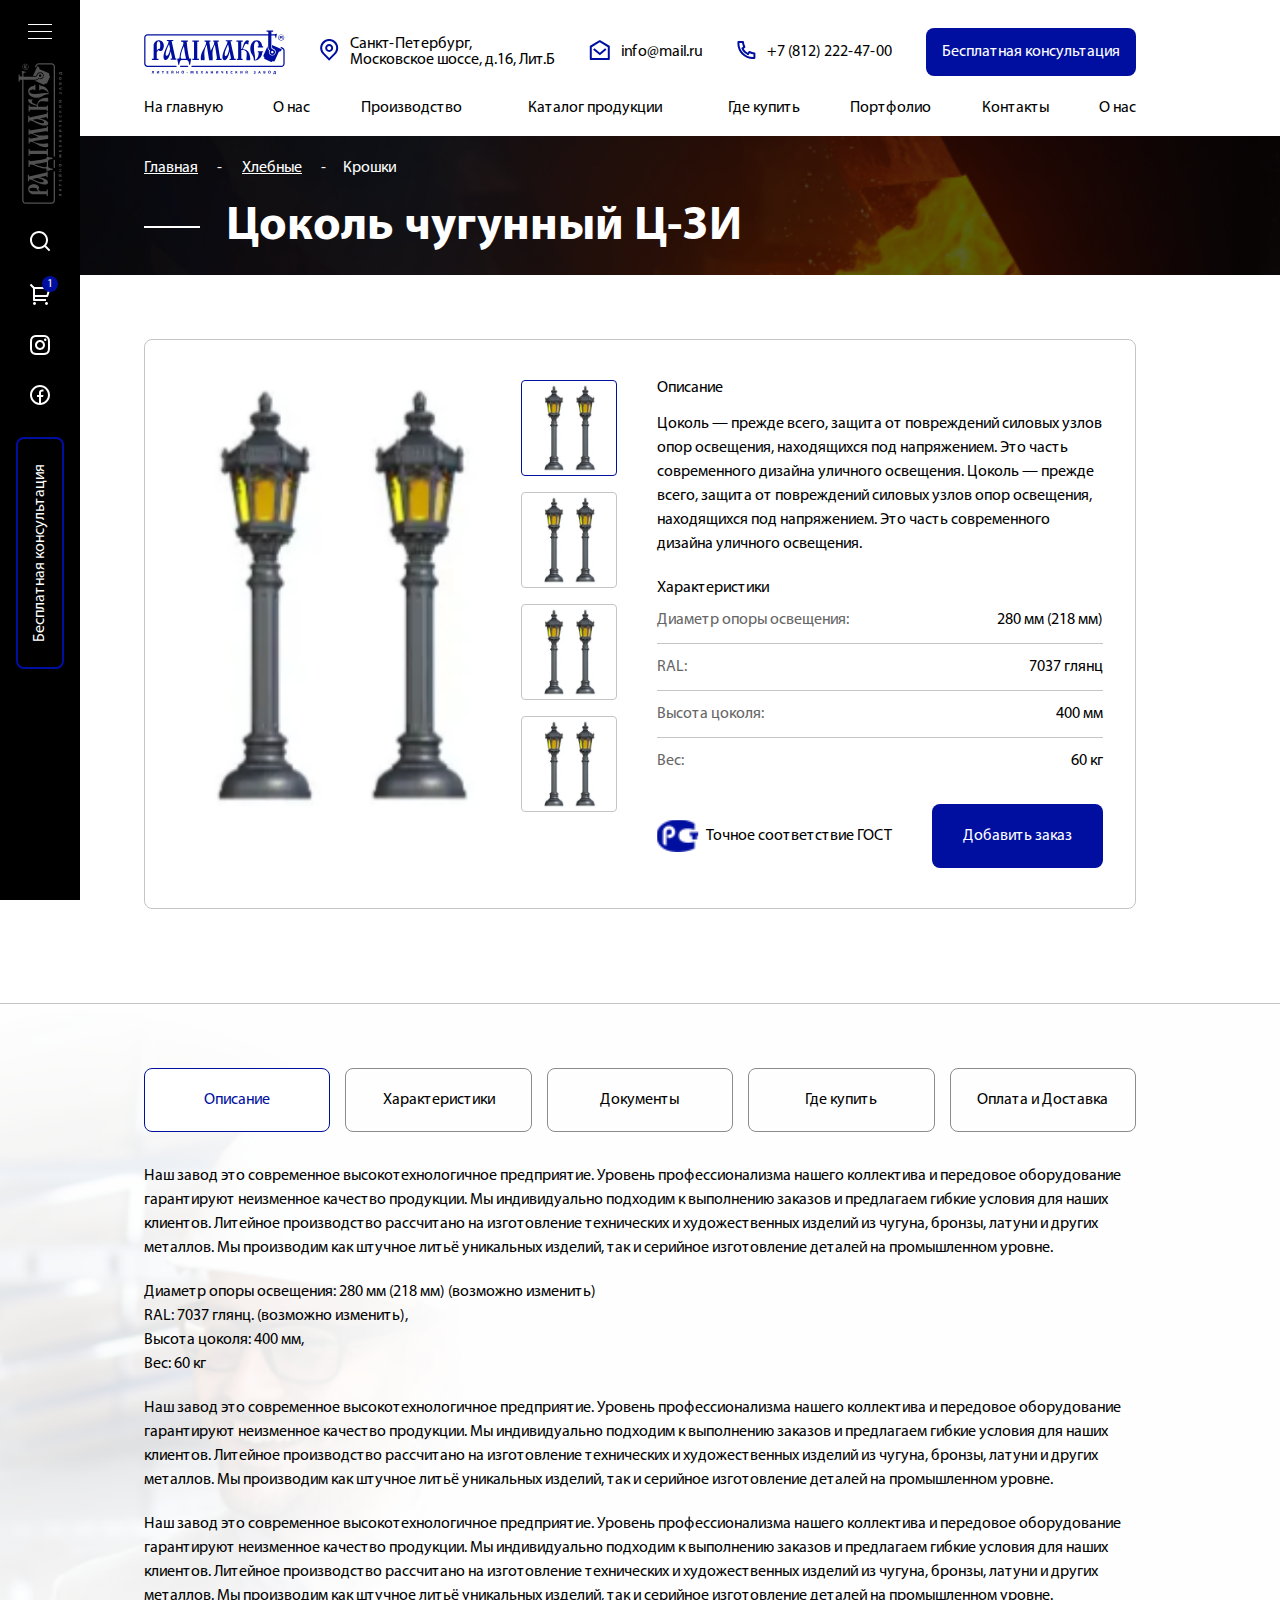
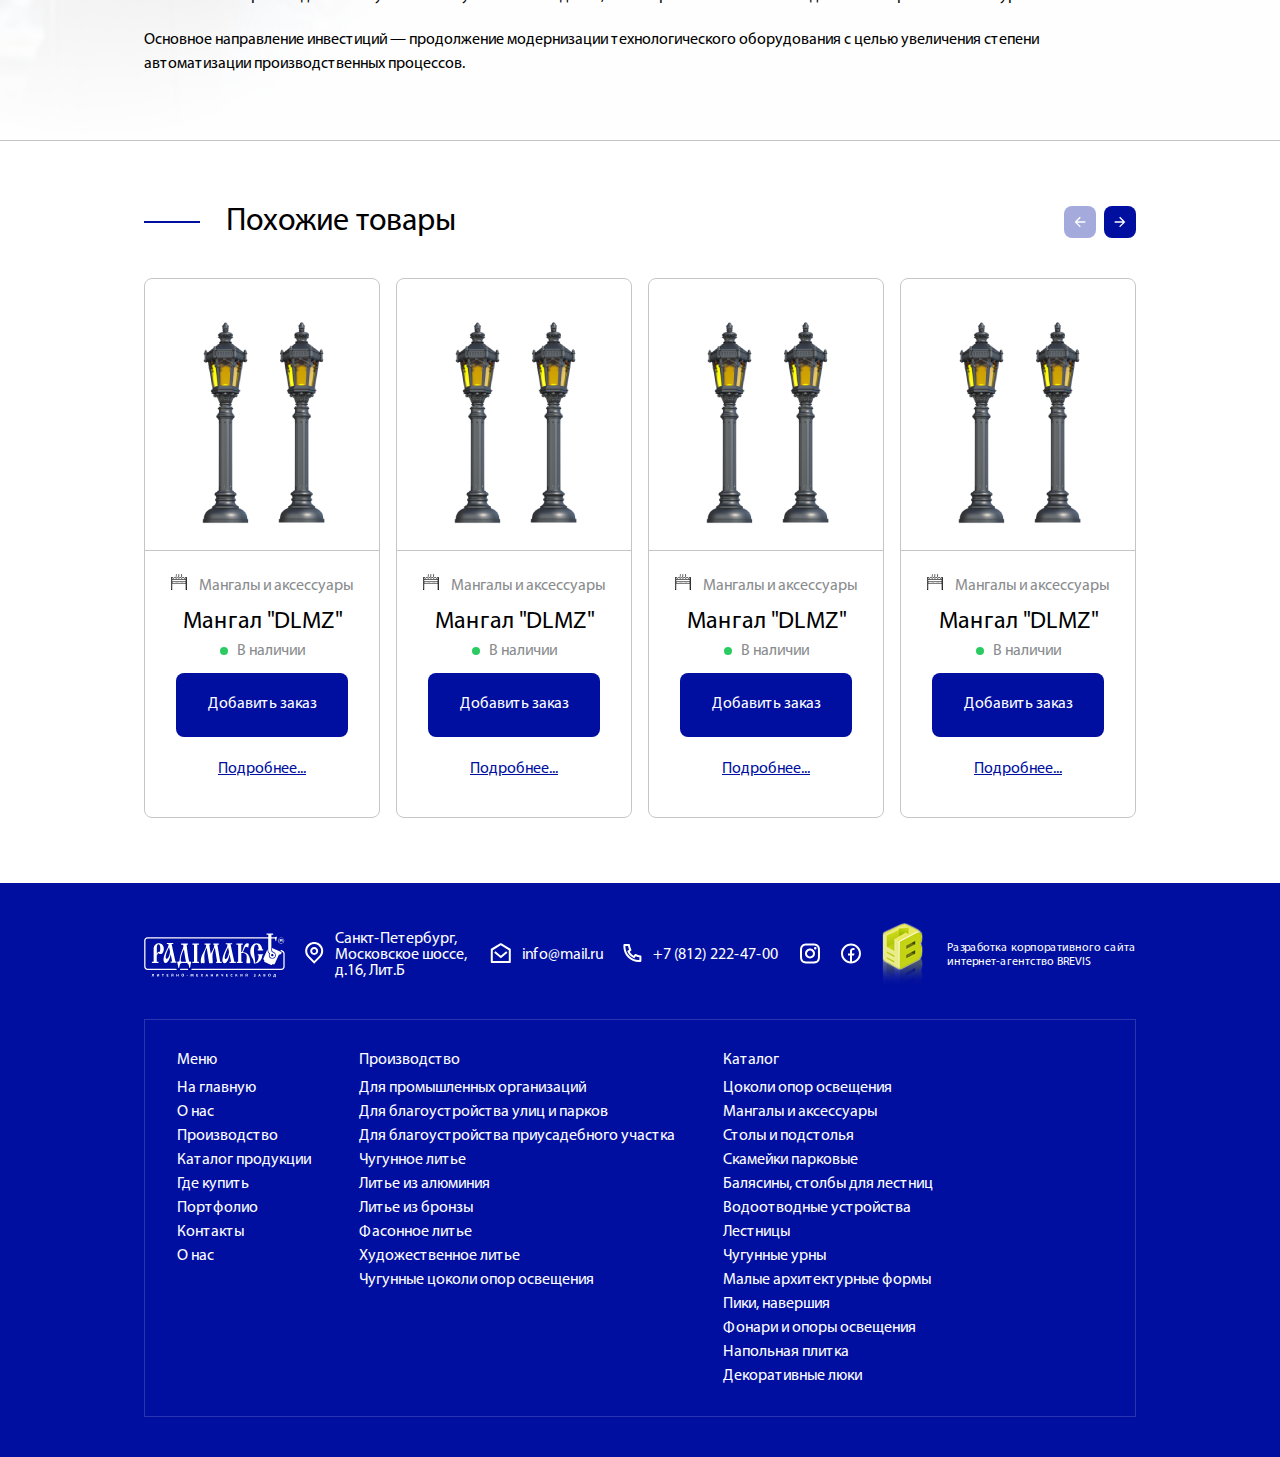
<file: catalog-item.html>
<!DOCTYPE html> <html lang="ru">

<head>
    <meta charset="UTF-8">
    <meta name="viewport" content="width=device-width, initial-scale=1.0">
    <meta name="description" content="">
    <meta name="keywords" content="">
    <link rel="stylesheet" href="css/libs.min.css">
    <link rel="stylesheet" href="css/style.min.css">
    <script src="https://api-maps.yandex.ru/2.1/?lang=ru_RU&amp;apikey=9133eb49-3a97-4b2d-90be-6b80a97a5036" type="text/javascript"></script>
    <title>Главная</title>
</head>


<body>
    <div class="wrapper">
        <header class="header header--inner">
            <div class="container">
    <div class="header__inner">
        <a href="/" class="header__logo logo">
            <svg
                    xmlns="http://www.w3.org/2000/svg"
                    width="141px" height="45px">
                <path fill-rule="evenodd"  fill="rgb(255, 255, 255)"
                      d="M138.087,7.527 C138.568,7.623 138.568,8.010 138.568,8.203 C138.568,8.589 138.568,8.686 138.713,8.831 L137.895,8.831 C137.751,8.638 137.799,8.541 137.751,8.107 C137.702,7.768 137.318,7.768 137.222,7.768 L136.596,7.768 L136.548,8.831 L135.779,8.831 L135.779,6.029 L137.510,6.029 C137.847,6.029 138.664,6.078 138.664,6.802 C138.664,7.285 138.328,7.478 138.087,7.527 ZM137.270,6.561 L136.596,6.561 L136.548,6.561 L136.548,7.285 L137.270,7.285 C137.751,7.285 137.799,7.092 137.799,6.947 C137.799,6.657 137.606,6.561 137.270,6.561 Z"/>
                <path fill-rule="evenodd"  fill="rgb(255, 255, 255)"
                      d="M137.173,10.570 C135.442,10.570 134.095,9.169 134.095,7.478 C134.095,5.788 135.490,4.387 137.173,4.387 C138.857,4.387 140.251,5.788 140.251,7.478 C140.251,9.169 138.857,10.570 137.173,10.570 ZM137.173,4.870 C135.731,4.870 134.576,6.029 134.576,7.478 C134.576,8.927 135.731,10.087 137.173,10.087 C138.616,10.087 139.771,8.927 139.771,7.478 C139.771,6.029 138.616,4.870 137.173,4.870 Z"/>
                <path fill-rule="evenodd"  fill="rgb(255, 255, 255)"
                      d="M16.362,21.051 C15.448,21.051 15.112,20.665 14.246,20.037 L12.755,22.549 L12.755,28.732 L14.486,28.732 L14.486,29.891 L7.898,29.891 L7.898,28.732 L9.629,28.732 L9.629,18.588 C9.629,17.477 9.629,16.366 9.677,14.386 C10.398,11.971 12.274,10.135 14.631,10.135 C17.709,10.135 19.825,12.260 19.825,15.690 C19.825,18.395 18.574,21.051 16.362,21.051 ZM14.534,11.343 C12.659,11.343 12.851,15.062 12.851,17.139 L12.851,20.858 L14.150,18.636 C14.342,18.878 14.727,19.120 14.919,19.120 C15.448,19.120 16.266,18.540 16.266,15.642 C16.266,13.709 16.073,11.343 14.534,11.343 Z"/>
                <path fill-rule="evenodd"  fill="rgb(255, 255, 255)"
                      d="M26.654,29.650 L26.654,28.442 L28.193,28.442 L26.654,21.293 C26.029,25.495 24.009,30.036 21.797,30.036 C20.498,30.036 19.488,28.925 19.488,26.703 C19.488,23.708 21.027,20.134 22.422,17.236 C23.576,14.772 24.730,13.516 24.442,11.053 L22.855,11.053 L22.855,9.894 L29.251,9.894 L29.251,11.053 L27.616,11.053 L31.415,28.490 L32.377,28.490 L32.377,29.650 L26.654,29.650 ZM25.115,14.289 C23.817,16.656 21.941,20.713 21.700,23.660 C21.700,23.902 21.700,24.143 21.700,24.384 C21.749,25.013 22.037,25.737 22.855,25.737 C24.442,25.737 25.788,21.293 26.029,18.685 L25.115,14.289 Z"/>
                <path fill-rule="evenodd"  fill="rgb(255, 255, 255)"
                      d="M46.469,32.596 C46.373,33.466 46.324,34.915 45.699,34.915 C45.218,34.915 45.122,34.239 45.074,33.707 C44.689,30.133 43.102,29.988 41.563,29.988 L39.447,29.988 C38.052,29.988 36.369,29.746 35.696,32.258 C35.407,33.321 35.359,34.915 34.686,34.915 C34.205,34.915 34.157,34.093 34.109,33.610 C33.820,30.422 33.291,30.422 33.291,29.263 C33.291,28.539 33.868,28.442 34.109,28.442 C34.445,28.442 34.542,28.539 34.830,28.539 C35.359,28.539 35.455,27.862 35.503,27.476 C35.696,26.317 35.696,23.467 37.571,18.636 C38.485,16.269 39.399,14.724 39.399,12.937 C39.399,12.454 39.255,11.681 38.197,11.681 L37.090,11.681 L37.090,10.522 L43.872,10.522 L43.872,11.681 L42.717,11.681 C43.006,16.366 44.785,28.732 45.651,28.732 C45.940,28.732 46.276,28.394 46.613,28.394 C46.902,28.394 47.190,28.780 47.190,29.360 C47.190,29.939 46.757,30.615 46.469,32.596 ZM39.928,16.269 C38.197,19.313 36.754,24.578 36.754,26.993 C36.754,28.635 37.331,28.780 38.485,28.780 L42.044,28.780 C40.361,20.279 40.698,21.535 39.928,16.269 Z"/>
                <path fill-rule="evenodd"  fill="rgb(255, 255, 255)"
                      d="M54.933,11.729 L54.933,10.570 L48.344,10.570 L48.344,11.729 L50.028,11.729 L50.028,28.780 L48.344,28.780 L48.344,29.939 L54.933,29.939 L54.933,28.780 L53.250,28.780 L53.250,11.729 L54.933,11.729 Z"/>
                <path fill-rule="evenodd"  fill="rgb(255, 255, 255)"
                      d="M72.151,29.939 L77.633,29.939 L77.633,28.780 L76.191,28.780 L73.449,11.729 L74.796,11.729 L74.796,10.570 L69.265,10.570 L69.265,11.729 L70.179,11.729 L70.227,12.212 C70.323,14.820 68.544,17.236 67.053,20.134 C66.957,20.327 66.812,20.569 66.716,20.762 L65.273,11.729 L66.428,11.729 L66.428,10.570 L60.560,10.570 L60.560,11.729 L62.099,11.729 C62.436,14.482 60.560,17.042 58.973,20.134 C57.675,22.597 56.761,24.819 56.761,28.200 C56.761,30.519 57.338,30.229 57.915,30.133 C58.348,30.084 58.685,30.036 59.117,30.133 C59.550,30.229 59.935,30.374 60.320,30.133 C60.560,29.988 60.608,29.795 60.608,29.553 C60.656,29.070 60.608,28.587 60.608,28.152 C60.512,26.413 60.320,25.109 60.320,23.564 C60.320,20.279 61.282,17.574 62.676,14.724 L64.937,29.070 C65.081,30.471 65.562,30.277 66.043,30.181 C66.476,30.133 66.812,30.084 67.245,30.181 C67.678,30.277 68.063,30.422 68.447,30.181 C68.688,30.036 68.736,29.843 68.736,29.601 C68.784,29.118 68.736,28.635 68.736,28.200 C68.640,26.462 68.447,25.157 68.447,23.612 C68.447,20.327 69.409,17.622 70.804,14.772 L70.852,14.724 L73.113,28.828 L72.199,28.828 L72.199,29.939 L72.151,29.939 Z"/>
                <path fill-rule="evenodd"  fill="rgb(255, 255, 255)"
                      d="M85.617,29.939 L85.521,29.939 L85.521,28.780 L87.108,28.780 L85.569,21.583 C84.944,25.785 82.924,30.326 80.711,30.326 C79.413,30.326 78.403,29.215 78.403,26.993 C78.403,23.998 79.942,20.424 81.337,17.526 C82.491,15.062 83.645,13.806 83.357,11.343 L81.769,11.343 L81.769,10.183 L88.166,10.183 L88.166,11.343 L86.531,11.343 L90.330,28.780 L91.773,28.780 L91.773,29.939 L85.617,29.939 ZM84.126,14.579 C82.876,16.946 80.952,21.003 80.711,23.950 C80.711,24.191 80.711,24.433 80.711,24.675 C80.760,25.302 81.048,26.027 81.866,26.027 C83.405,26.027 84.751,21.535 85.040,18.975 L84.126,14.579 Z"/>
                <path fill-rule="evenodd"  fill="rgb(255, 255, 255)"
                      d="M113.752,17.429 L119.138,17.429 L119.138,16.269 L118.273,16.269 C117.984,13.903 116.782,10.183 112.598,10.183 C108.846,10.183 106.297,13.854 106.297,18.782 C106.297,20.134 106.393,21.728 107.836,24.336 C108.654,25.785 109.760,27.283 109.808,29.457 L109.808,30.229 C110.193,30.471 110.529,30.567 111.299,30.567 C113.944,30.567 118.080,27.669 118.273,22.356 L119.138,22.356 L119.138,21.197 L113.752,21.197 L113.752,22.356 L114.617,22.356 C114.906,26.462 112.742,29.843 111.347,29.843 C111.107,29.843 110.962,29.795 110.866,29.698 C111.010,29.070 111.107,28.780 111.107,28.152 C111.107,27.138 110.962,25.979 110.674,24.143 C110.241,21.873 109.952,19.796 109.952,17.332 C109.952,12.840 111.155,11.391 112.405,11.391 C113.271,11.391 114.714,11.971 114.617,16.318 L113.752,16.318 L113.752,17.429 Z"/>
                <path fill-rule="evenodd"  fill="rgb(255, 255, 255)"
                      d="M102.402,29.601 C102.402,29.843 102.450,29.988 102.690,30.181 C103.075,30.422 103.460,30.277 103.893,30.181 C104.325,30.084 104.662,30.133 105.095,30.181 C105.672,30.277 106.490,30.519 106.249,28.297 C105.912,25.495 105.624,24.529 105.095,23.129 C104.037,20.520 101.776,19.409 98.939,19.216 C100.286,15.690 100.959,13.806 102.209,13.806 C102.931,13.806 103.219,14.096 103.989,14.482 L104.422,14.482 C104.373,12.744 104.566,12.309 104.999,10.667 C104.566,10.377 103.893,10.183 103.171,10.183 C100.382,10.183 99.035,16.366 98.314,18.347 L98.025,19.120 L97.256,19.120 L97.256,11.729 L98.698,11.729 L98.698,10.570 L92.398,10.570 L92.398,11.729 L94.130,11.729 L94.130,28.780 L92.831,28.780 L92.831,29.939 L98.602,29.939 L98.602,28.780 L97.304,28.780 L97.304,20.086 L97.400,20.037 C100.478,20.037 102.738,20.617 102.738,23.757 C102.738,25.254 102.546,26.558 102.450,28.249 C102.354,28.684 102.354,29.118 102.402,29.601 Z"/>
                <path fill-rule="evenodd"  fill="rgb(255, 255, 255)"
                      d="M8.138,42.063 C8.138,42.450 8.090,42.788 7.946,42.981 C7.898,43.030 7.753,43.126 7.657,43.126 L7.753,43.609 C7.946,43.609 8.138,43.561 8.282,43.464 C8.667,43.223 8.763,42.692 8.763,42.015 L8.763,41.388 L9.340,41.388 L9.340,43.561 L9.918,43.561 L9.918,40.904 L8.138,40.904 L8.138,42.063 Z"/>
                <path fill-rule="evenodd"  fill="rgb(255, 255, 255)"
                      d="M13.909,41.967 C13.765,42.257 13.573,42.595 13.428,42.933 C13.476,42.595 13.476,42.160 13.476,41.725 L13.476,40.952 L12.947,40.952 L12.947,43.561 L13.621,43.561 L14.150,42.595 C14.294,42.305 14.486,41.967 14.583,41.629 C14.534,41.967 14.534,42.353 14.534,42.740 L14.534,43.561 L15.112,43.561 L15.112,40.904 L14.486,40.904 L13.909,41.967 Z"/>
                <path fill-rule="evenodd"  fill="rgb(255, 255, 255)"
                      d="M17.901,41.436 L18.574,41.436 L18.574,43.561 L19.200,43.561 L19.200,41.436 L19.921,41.436 L19.921,40.904 L17.901,40.904 L17.901,41.436 Z"/>
                <path fill-rule="evenodd"  fill="rgb(255, 255, 255)"
                      d="M23.288,42.450 L24.249,42.450 L24.249,41.967 L23.288,41.967 L23.288,41.388 L24.346,41.388 L24.346,40.904 L22.710,40.904 L22.710,43.561 L24.394,43.561 L24.394,43.078 L23.288,43.078 L23.288,42.450 Z"/>
                <path fill-rule="evenodd"  fill="rgb(255, 255, 255)"
                      d="M28.241,41.967 C28.097,42.257 27.905,42.595 27.760,42.933 C27.808,42.595 27.808,42.160 27.808,41.725 L27.808,40.952 L27.279,40.952 L27.279,43.561 L27.953,43.561 L28.482,42.595 C28.626,42.305 28.818,41.967 28.915,41.629 C28.867,41.967 28.867,42.353 28.867,42.740 L28.867,43.561 L29.395,43.561 L29.395,40.904 L28.770,40.904 L28.241,41.967 Z"/>
                <path fill-rule="evenodd"  fill="rgb(255, 255, 255)"
                      d="M28.337,40.808 C28.674,40.808 28.915,40.663 28.915,40.325 L28.530,40.325 C28.530,40.470 28.482,40.566 28.337,40.566 C28.193,40.566 28.145,40.470 28.145,40.325 L27.712,40.325 C27.808,40.614 28.001,40.808 28.337,40.808 Z"/>
                <path fill-rule="evenodd"  fill="rgb(255, 255, 255)"
                      d="M34.012,41.919 L33.003,41.919 L33.003,40.904 L32.425,40.904 L32.425,43.561 L33.003,43.561 L33.003,42.450 L34.012,42.450 L34.012,43.561 L34.590,43.561 L34.590,40.904 L34.012,40.904 L34.012,41.919 Z"/>
                <path fill-rule="evenodd"  fill="rgb(255, 255, 255)"
                      d="M38.726,43.609 C37.956,43.609 37.475,43.030 37.475,42.257 C37.475,41.436 38.004,40.856 38.774,40.856 C39.543,40.856 40.024,41.484 40.024,42.208 C40.024,43.078 39.495,43.609 38.726,43.609 ZM38.726,41.339 C38.341,41.339 38.100,41.725 38.100,42.257 C38.100,42.740 38.341,43.126 38.726,43.126 C39.159,43.126 39.399,42.740 39.351,42.208 C39.351,41.725 39.159,41.339 38.726,41.339 Z"/>
                <path fill-rule="evenodd"  fill="rgb(255, 255, 255)"
                      d="M42.718,42.353 L43.727,42.353 L43.727,42.740 L42.718,42.740 L42.718,42.353 Z"/>
                <path fill-rule="evenodd"  fill="rgb(255, 255, 255)"
                      d="M48.537,40.904 L48.248,41.774 C48.152,42.063 48.056,42.401 48.008,42.740 C47.960,42.401 47.863,42.112 47.767,41.774 L47.527,40.904 L46.709,40.904 L46.517,43.561 L47.094,43.561 L47.142,42.546 C47.142,42.208 47.190,41.822 47.190,41.436 C47.238,41.774 47.334,42.160 47.431,42.498 L47.719,43.512 L48.200,43.512 L48.537,42.450 C48.633,42.160 48.729,41.774 48.825,41.436 C48.825,41.822 48.825,42.208 48.873,42.546 L48.921,43.561 L49.499,43.561 L49.354,40.904 L48.537,40.904 Z"/>
                <path fill-rule="evenodd"  fill="rgb(255, 255, 255)"
                      d="M52.961,42.450 L53.923,42.450 L53.923,41.967 L52.961,41.967 L52.961,41.388 L54.019,41.388 L54.019,40.904 L52.336,40.904 L52.336,43.561 L54.068,43.561 L54.068,43.078 L52.961,43.078 L52.961,42.450 Z"/>
                <path fill-rule="evenodd"  fill="rgb(255, 255, 255)"
                      d="M58.973,40.904 L58.300,40.904 L58.059,41.388 C58.011,41.532 57.963,41.677 57.867,41.822 C57.819,41.677 57.723,41.532 57.675,41.388 L57.434,40.904 L56.761,40.904 L57.482,42.208 L56.713,43.561 L57.386,43.561 L57.627,43.078 C57.723,42.885 57.771,42.740 57.819,42.595 C57.915,42.740 57.963,42.885 58.059,43.078 L58.300,43.561 L58.973,43.561 L58.204,42.208 L58.973,40.904 Z"/>
                <path fill-rule="evenodd"  fill="rgb(255, 255, 255)"
                      d="M63.350,43.561 L63.157,42.885 L62.388,42.885 L62.195,43.561 L61.570,43.561 L62.388,40.904 L63.157,40.904 L63.975,43.561 L63.350,43.561 ZM62.917,41.870 C62.869,41.677 62.821,41.484 62.772,41.339 C62.724,41.532 62.676,41.725 62.628,41.870 L62.484,42.450 L63.061,42.450 L62.917,41.870 Z"/>
                <path fill-rule="evenodd"  fill="rgb(255, 255, 255)"
                      d="M68.399,41.919 L67.438,41.919 L67.438,40.904 L66.812,40.904 L66.812,43.561 L67.438,43.561 L67.438,42.450 L68.399,42.450 L68.399,43.561 L69.025,43.561 L69.025,40.904 L68.399,40.904 L68.399,41.919 Z"/>
                <path fill-rule="evenodd"  fill="rgb(255, 255, 255)"
                      d="M73.016,41.967 C72.872,42.257 72.680,42.595 72.536,42.933 C72.584,42.595 72.584,42.160 72.584,41.725 L72.584,40.952 L72.055,40.952 L72.055,43.561 L72.728,43.561 L73.257,42.595 C73.401,42.305 73.594,41.967 73.690,41.629 C73.642,41.967 73.642,42.353 73.642,42.740 L73.642,43.561 L74.171,43.561 L74.171,40.904 L73.545,40.904 L73.016,41.967 Z"/>
                <path fill-rule="evenodd"  fill="rgb(255, 255, 255)"
                      d="M78.547,42.015 C78.451,42.063 78.307,42.112 78.162,42.112 C77.874,42.112 77.730,41.967 77.730,41.677 L77.730,40.904 L77.153,40.904 L77.153,41.774 C77.153,42.353 77.489,42.595 77.970,42.595 C78.211,42.595 78.355,42.546 78.547,42.450 L78.547,43.561 L79.124,43.561 L79.124,40.904 L78.547,40.904 L78.547,42.015 Z"/>
                <path fill-rule="evenodd"  fill="rgb(255, 255, 255)"
                      d="M82.731,42.450 L83.693,42.450 L83.693,41.967 L82.731,41.967 L82.731,41.388 L83.741,41.388 L83.741,40.904 L82.106,40.904 L82.106,43.561 L83.789,43.561 L83.789,43.078 L82.731,43.078 L82.731,42.450 Z"/>
                <path fill-rule="evenodd"  fill="rgb(255, 255, 255)"
                      d="M88.022,41.388 C88.214,41.388 88.406,41.436 88.503,41.484 L88.647,41.001 C88.551,40.952 88.310,40.904 87.974,40.904 C87.156,40.904 86.531,41.388 86.531,42.305 C86.531,43.078 87.012,43.657 87.925,43.657 C88.262,43.657 88.503,43.609 88.599,43.561 L88.503,43.078 C88.406,43.126 88.166,43.174 88.022,43.174 C87.493,43.174 87.156,42.837 87.156,42.305 C87.156,41.677 87.541,41.388 88.022,41.388 Z"/>
                <path fill-rule="evenodd"  fill="rgb(255, 255, 255)"
                      d="M92.831,40.904 L92.110,42.015 L92.062,42.015 L92.062,40.904 L91.484,40.904 L91.484,43.561 L92.062,43.561 L92.062,42.450 L92.158,42.450 C92.494,42.450 92.591,42.692 92.687,42.981 C92.735,43.174 92.783,43.368 92.879,43.561 L93.504,43.561 C93.360,43.319 93.312,43.030 93.216,42.740 C93.120,42.401 92.975,42.160 92.591,42.112 L93.504,40.952 L92.831,40.904 Z"/>
                <path fill-rule="evenodd"  fill="rgb(255, 255, 255)"
                      d="M97.304,41.967 C97.159,42.257 96.967,42.595 96.823,42.933 C96.871,42.595 96.871,42.160 96.871,41.725 L96.871,40.952 L96.342,40.952 L96.342,43.561 L97.015,43.561 L97.544,42.595 C97.689,42.305 97.881,41.967 97.977,41.629 C97.929,41.967 97.929,42.353 97.929,42.740 L97.929,43.561 L98.458,43.561 L98.458,40.904 L97.833,40.904 L97.304,41.967 Z"/>
                <path fill-rule="evenodd"  fill="rgb(255, 255, 255)"
                      d="M102.546,40.808 C102.883,40.808 103.123,40.663 103.123,40.325 L102.738,40.325 C102.738,40.470 102.690,40.566 102.546,40.566 C102.402,40.566 102.354,40.470 102.354,40.325 L101.921,40.325 C102.017,40.614 102.209,40.808 102.546,40.808 Z"/>
                <path fill-rule="evenodd"  fill="rgb(255, 255, 255)"
                      d="M102.498,41.967 C102.354,42.257 102.161,42.595 102.017,42.933 C102.065,42.595 102.065,42.160 102.065,41.725 L102.065,40.952 L101.536,40.952 L101.536,43.561 L102.209,43.561 L102.738,42.595 C102.883,42.305 103.075,41.967 103.171,41.629 C103.123,41.967 103.123,42.353 103.123,42.740 L103.123,43.561 L103.652,43.561 L103.652,40.904 L103.027,40.904 L102.498,41.967 Z"/>
                <path fill-rule="evenodd"  fill="rgb(255, 255, 255)"
                      d="M111.010,42.208 C111.299,42.112 111.540,41.919 111.540,41.581 C111.540,41.194 111.203,40.904 110.626,40.904 C110.241,40.904 110.001,41.001 109.808,41.097 L109.952,41.532 C110.097,41.436 110.337,41.388 110.529,41.388 C110.770,41.388 110.914,41.484 110.914,41.677 C110.914,41.870 110.722,42.015 110.433,42.015 L110.193,42.015 L110.193,42.450 L110.433,42.450 C110.674,42.450 111.010,42.498 111.010,42.788 C111.010,43.030 110.818,43.126 110.529,43.126 C110.289,43.126 110.001,43.030 109.904,42.981 L109.760,43.464 C110.001,43.609 110.289,43.657 110.578,43.657 C111.059,43.657 111.684,43.464 111.684,42.837 C111.636,42.450 111.347,42.257 111.010,42.208 Z"/>
                <path fill-rule="evenodd"  fill="rgb(255, 255, 255)"
                      d="M116.060,43.561 L115.868,42.885 L115.098,42.885 L114.906,43.561 L114.281,43.561 L115.098,40.904 L115.868,40.904 L116.685,43.561 L116.060,43.561 ZM115.627,41.870 C115.579,41.677 115.531,41.484 115.483,41.339 C115.435,41.532 115.387,41.725 115.339,41.870 L115.195,42.450 L115.772,42.450 L115.627,41.870 Z"/>
                <path fill-rule="evenodd"  fill="rgb(255, 255, 255)"
                      d="M120.966,42.160 C121.254,42.208 121.495,42.450 121.543,42.788 C121.543,43.030 121.399,43.223 121.254,43.368 C121.062,43.512 120.725,43.609 120.196,43.609 C119.860,43.609 119.667,43.561 119.523,43.561 L119.523,40.952 C119.667,40.952 120.004,40.904 120.293,40.904 C120.629,40.904 120.870,40.952 121.062,41.049 C121.254,41.146 121.399,41.339 121.399,41.581 C121.399,41.822 121.254,42.063 120.966,42.160 ZM120.341,41.339 C120.244,41.339 120.148,41.339 120.100,41.339 L120.100,41.967 L120.293,41.967 C120.581,41.967 120.773,41.822 120.773,41.629 C120.773,41.436 120.629,41.339 120.341,41.339 ZM120.293,42.401 L120.100,42.401 L120.100,43.174 C120.148,43.174 120.244,43.174 120.341,43.174 C120.581,43.174 120.821,43.078 120.821,42.788 C120.821,42.498 120.581,42.401 120.293,42.401 Z"/>
                <path fill-rule="evenodd"  fill="rgb(255, 255, 255)"
                      d="M125.438,43.609 C124.669,43.609 124.188,43.030 124.188,42.257 C124.188,41.436 124.717,40.856 125.487,40.856 C126.304,40.856 126.737,41.484 126.737,42.208 C126.737,43.078 126.208,43.609 125.438,43.609 ZM125.487,41.339 C125.102,41.339 124.861,41.725 124.861,42.257 C124.861,42.740 125.102,43.126 125.487,43.126 C125.871,43.126 126.112,42.740 126.112,42.208 C126.112,41.725 125.919,41.339 125.487,41.339 Z"/>
                <path fill-rule="evenodd"  fill="rgb(255, 255, 255)"
                      d="M131.931,44.237 L131.450,44.237 L131.402,43.561 L129.863,43.561 L129.815,44.237 L129.334,44.237 L129.286,43.078 L129.527,43.078 C129.623,42.885 129.719,42.692 129.767,42.498 C129.815,42.257 129.863,41.967 129.863,41.629 L129.863,40.904 L131.595,40.904 L131.739,43.078 L131.979,43.078 L131.931,44.237 ZM131.017,41.436 L130.440,41.436 L130.440,41.774 C130.440,42.063 130.440,42.353 130.344,42.643 C130.296,42.788 130.200,42.933 130.152,43.078 L131.017,43.078 L131.017,41.436 Z"/>
                <path fill-rule="evenodd"  fill="rgb(255, 255, 255)"
                      d="M120.629,29.022 L127.218,31.968 C127.603,32.161 128.084,31.968 128.276,31.582 L128.565,31.002 L129.046,31.244 C129.767,31.582 130.585,31.244 130.921,30.519 L134.865,21.631 L137.077,20.907 L137.751,19.361 L128.036,15.014 L128.036,16.511 C127.988,16.898 128.036,17.719 128.228,18.105 C128.372,18.395 128.949,18.685 129.382,18.830 L129.430,18.830 C130.825,19.313 131.787,20.617 131.787,22.114 C131.787,24.046 130.248,25.592 128.324,25.592 C126.400,25.592 124.861,24.046 124.861,22.114 C124.861,21.583 125.006,21.051 125.198,20.569 C124.861,20.279 124.380,19.893 124.044,19.264 C123.611,18.443 123.515,17.139 123.515,16.318 L119.523,25.302 C119.186,26.027 119.523,26.848 120.244,27.186 L120.485,27.283 L120.196,27.862 C120.052,28.346 120.244,28.828 120.629,29.022 Z"/>
                <path fill-rule="evenodd"  fill="rgb(255, 255, 255)"
                      d="M43.631,35.688 L36.561,35.688 C36.225,35.688 35.936,35.977 35.936,36.315 C35.936,36.654 36.225,36.943 36.561,36.943 L43.631,36.943 C43.968,36.943 44.256,36.654 44.256,36.315 C44.256,35.977 44.016,35.688 43.631,35.688 Z"/>
                <path fill-rule="evenodd"  fill="rgb(255, 255, 255)"
                      d="M137.462,17.091 C137.125,16.946 136.789,17.091 136.644,17.429 C136.500,17.767 136.644,18.105 136.981,18.250 C139.193,19.216 139.386,19.651 139.386,20.762 L139.386,33.659 C139.386,34.818 138.472,35.736 137.318,35.736 L47.912,35.736 C47.575,35.736 47.286,36.026 47.286,36.364 C47.286,36.702 47.575,36.992 47.912,36.992 L137.318,36.992 C139.145,36.992 140.636,35.495 140.636,33.659 L140.636,20.762 C140.636,18.830 139.674,18.105 137.462,17.091 Z"/>
                <path fill-rule="evenodd"  fill="rgb(255, 255, 255)"
                      d="M132.316,7.334 C132.268,7.623 132.220,8.203 131.883,8.203 C131.450,8.203 131.402,7.092 131.210,6.367 C131.114,5.933 130.921,5.643 130.681,5.450 L127.362,5.450 L127.362,16.463 C127.362,16.463 127.218,17.719 127.555,18.443 C127.891,19.168 129.190,19.506 129.190,19.506 C130.296,19.844 131.114,20.907 131.114,22.162 C131.114,23.708 129.863,24.964 128.324,24.964 C126.785,24.964 125.535,23.708 125.535,22.162 C125.535,21.486 125.727,20.907 126.112,20.424 C126.112,20.424 125.198,20.037 124.669,19.023 C124.092,18.009 124.188,15.787 124.188,15.787 L124.188,5.450 L3.521,5.450 C2.367,5.450 1.453,6.367 1.453,7.527 L1.453,33.610 C1.453,34.770 2.367,35.688 3.521,35.688 L32.137,35.688 C32.473,35.688 32.762,35.977 32.762,36.315 C32.762,36.654 32.473,36.943 32.137,36.992 L3.521,36.992 C1.694,36.992 0.203,35.495 0.203,33.659 L0.203,7.527 C0.203,5.691 1.694,4.194 3.521,4.194 L124.284,4.194 L124.284,1.730 L122.553,1.730 L122.553,0.571 L129.142,0.571 L129.142,1.730 L127.410,1.730 L127.410,4.242 L127.795,4.242 L130.392,4.242 L131.643,4.001 C131.835,4.001 132.124,3.807 132.364,3.807 C132.508,3.807 132.893,3.856 132.893,4.339 C132.893,5.112 132.508,5.112 132.316,7.334 ZM128.324,23.370 C128.997,23.370 129.527,22.839 129.527,22.162 C129.527,21.486 128.997,20.955 128.324,20.955 C127.651,20.955 127.122,21.486 127.122,22.162 C127.122,22.839 127.651,23.370 128.324,23.370 Z"/>
            </svg>
        </a>
        <div class="header__address header__item">
            <i class="header__item-icon">
                <svg xmlns="http://www.w3.org/2000/svg" width="19px" height="22px">
                    <path fill-rule="evenodd"  fill="rgb(255, 255, 255)" d="M18.006,10.756 C17.658,12.501 16.801,14.105 15.542,15.363 L9.179,21.728 L2.814,15.363 C1.556,14.105 0.699,12.501 0.351,10.756 C0.004,9.010 0.182,7.200 0.864,5.556 C1.545,3.911 2.698,2.505 4.178,1.516 C5.658,0.528 7.399,-0.000 9.179,-0.000 C10.959,-0.000 12.699,0.528 14.179,1.516 C15.659,2.505 16.812,3.911 17.493,5.556 C18.175,7.200 18.353,9.010 18.006,10.756 ZM15.646,6.322 C15.116,5.042 14.219,3.949 13.067,3.180 C11.916,2.411 10.563,2.000 9.179,2.000 C7.794,2.000 6.441,2.411 5.290,3.180 C4.138,3.949 3.241,5.042 2.711,6.322 C2.182,7.600 2.043,9.008 2.313,10.366 C2.583,11.723 3.250,12.971 4.229,13.950 L9.179,18.900 L14.129,13.950 C15.107,12.971 15.774,11.723 16.044,10.366 C16.314,9.008 16.175,7.600 15.646,6.322 ZM9.179,13.000 C8.118,13.000 7.100,12.579 6.350,11.828 C5.600,11.078 5.178,10.061 5.178,9.000 C5.178,7.939 5.600,6.921 6.350,6.171 C7.100,5.421 8.118,5.000 9.179,5.000 C10.239,5.000 11.257,5.421 12.007,6.171 C12.757,6.921 13.178,7.939 13.178,9.000 C13.178,10.061 12.757,11.078 12.007,11.828 C11.257,12.579 10.239,13.000 9.179,13.000 ZM10.593,7.586 C10.218,7.210 9.709,7.000 9.179,7.000 C8.648,7.000 8.139,7.210 7.764,7.586 C7.389,7.960 7.179,8.469 7.179,9.000 C7.179,9.530 7.389,10.039 7.764,10.414 C8.139,10.789 8.648,11.000 9.179,11.000 C9.709,11.000 10.218,10.789 10.593,10.414 C10.968,10.039 11.178,9.530 11.178,9.000 C11.178,8.469 10.968,7.960 10.593,7.586 Z"/>
                </svg>
            </i>
            <span>Санкт-Петербург, <br> Московское шоссе, д.16, Лит.Б</span>
        </div>
        <a href="mailto:info@mail.ru" class="header__mail header__item header__link">
            <i class="header__item-icon">
                <svg xmlns="http://www.w3.org/2000/svg" width="21px" height="20px">
                    <path fill-rule="evenodd"  fill="rgb(255, 255, 255)" d="M20.493,19.707 C20.305,19.894 20.051,19.999 19.786,19.999 L1.786,19.999 C1.520,19.999 1.266,19.894 1.079,19.707 C0.891,19.519 0.786,19.265 0.786,19.000 L0.786,6.283 C0.786,6.197 0.808,6.111 0.851,6.036 C0.893,5.961 0.955,5.898 1.029,5.854 L10.276,0.310 C10.431,0.216 10.609,0.167 10.790,0.167 C10.971,0.167 11.149,0.216 11.305,0.310 L20.543,5.855 C20.617,5.899 20.678,5.962 20.721,6.037 C20.763,6.112 20.786,6.197 20.786,6.284 L20.786,19.000 C20.786,19.265 20.680,19.519 20.493,19.707 ZM18.786,7.132 L10.790,2.332 L2.786,7.132 L2.786,7.133 L2.786,18.000 L18.786,18.000 L18.786,7.132 ZM10.846,12.698 L16.142,8.235 L17.430,9.765 L10.860,15.302 L4.150,9.772 L5.422,8.228 L10.846,12.698 Z"/>
                </svg>
            </i>
            <span>info@mail.ru</span>
        </a>
        <a href="tel:+78122224700" class="header__phone header__item header__link">
            <i class="header__item-icon">
                <svg xmlns="http://www.w3.org/2000/svg" width="19px" height="18px">
                    <path fill-rule="evenodd"  fill="rgb(255, 255, 255)" d="M18.135,17.593 C17.969,17.777 17.741,17.893 17.495,17.917 C16.965,17.972 16.431,17.999 15.893,17.999 C7.333,17.999 0.393,11.060 0.393,2.500 C0.393,1.962 0.420,1.428 0.475,0.898 C0.500,0.651 0.616,0.423 0.800,0.257 C0.983,0.091 1.222,-0.000 1.470,-0.000 L5.932,-0.000 C6.183,-0.000 6.426,0.095 6.610,0.265 C6.795,0.436 6.909,0.670 6.929,0.921 C7.055,2.527 7.520,4.089 8.293,5.504 C8.410,5.718 8.445,5.969 8.390,6.207 C8.336,6.445 8.196,6.656 7.997,6.798 L6.759,7.682 C7.697,9.330 9.062,10.695 10.711,11.634 L11.595,10.396 C11.737,10.197 11.947,10.057 12.186,10.002 C12.424,9.948 12.674,9.982 12.889,10.100 C14.303,10.873 15.865,11.337 17.472,11.464 C17.722,11.484 17.957,11.597 18.127,11.782 C18.298,11.967 18.393,12.209 18.393,12.461 L18.393,16.922 C18.393,17.171 18.301,17.409 18.135,17.593 ZM16.393,13.353 C15.124,13.165 13.889,12.795 12.725,12.256 L11.368,14.156 C10.821,13.943 10.291,13.693 9.780,13.406 L9.722,13.373 C7.760,12.256 6.136,10.632 5.020,8.671 L4.987,8.613 C4.700,8.102 4.449,7.571 4.237,7.025 L6.137,5.668 C5.598,4.504 5.228,3.268 5.040,2.000 L2.403,2.000 C2.397,2.166 2.394,2.333 2.394,2.500 C2.393,9.956 8.437,16.000 15.893,16.000 C16.060,16.000 16.227,15.996 16.393,15.989 L16.393,13.353 Z"/>
                </svg>
            </i>
            <span>+7 (812) 222-47-00</span>
        </a>
        <button data-modal="consultModal" class="header__btn mbtn mbtn-primary">Бесплатная консультация</button>
    </div>
    <nav class="nav">
        <a href="" class="nav__link">На главную</a>
        <a href="" class="nav__link">О нас</a>
        <div class="nav__item">
            <div class="nav__item-show">
                <span>Производство</span>
                <svg xmlns="http://www.w3.org/2000/svg" width="6px" height="3px">
                    <path fill-rule="evenodd"  fill="rgb(255, 255, 255)" d="M2.714,2.999 L5.312,-0.000 L0.116,-0.000 L2.714,2.999 Z"/>
                </svg>
            </div>
            <div class="nav__item-hidden">
                <div class="nav__item-hidden-inner">
                    <a href="" class="nav__sublink">Подменю</a>
                    <a href="" class="nav__sublink">Подменю2</a>
                    <a href="" class="nav__sublink">Подменю3</a>
                    <a href="" class="nav__sublink">Подменю4</a>
                </div>
            </div>
        </div>
        <div class="nav__item">
            <div class="nav__item-show">
                <span>Каталог продукции</span>
                <svg xmlns="http://www.w3.org/2000/svg" width="6px" height="3px">
                    <path fill-rule="evenodd"  fill="rgb(255, 255, 255)" d="M2.714,2.999 L5.312,-0.000 L0.116,-0.000 L2.714,2.999 Z"/>
                </svg>
            </div>
            <div class="nav__item-hidden">
                <div class="nav__item-hidden-inner">
                    <a href="" class="nav__sublink">Подменю</a>
                    <a href="" class="nav__sublink">Подменю2</a>
                    <a href="" class="nav__sublink">Подменю3</a>
                    <a href="" class="nav__sublink">Подменю4</a>
                </div>
            </div>
        </div>
        <a href="" class="nav__link">Где купить</a>
        <a href="" class="nav__link">Портфолио</a>
        <a href="" class="nav__link">Контакты</a>
        <a href="" class="nav__link">О нас</a>
    </nav>
</div>

<div class="sidebar">
    <button class="sidebar__burger">
        <span></span>
        <span></span>
        <span></span>
    </button>

    <a href="" class="sidebar__logo">
        <img src="img/logo2.svg" alt="">
    </a>

    <div class="sidebar__action">
        <button class="sidebar__btn search-toggler">
            <svg xmlns="http://www.w3.org/2000/svg" width="21px" height="21px">
                <path fill-rule="evenodd"  fill="rgb(255, 255, 255)" d="M20.313,18.899 L18.898,20.313 L14.617,16.031 C13.023,17.308 11.041,18.003 8.999,18.000 C4.031,18.000 -0.001,13.968 -0.001,9.000 C-0.001,4.032 4.031,-0.000 8.999,-0.000 C13.967,-0.000 17.999,4.032 17.999,9.000 C18.002,11.042 17.308,13.024 16.030,14.617 L20.313,18.899 ZM8.999,2.000 C5.131,2.000 2.000,5.132 2.000,9.000 C2.000,12.867 5.131,16.000 8.999,16.000 C10.820,16.003 12.569,15.294 13.874,14.025 L14.025,13.875 C15.294,12.570 16.002,10.820 15.999,9.000 C15.999,5.132 12.866,2.000 8.999,2.000 Z"/>
            </svg>
        </button>
        <a href="" class="sidebar__cart sidebar__btn">
            <svg xmlns="http://www.w3.org/2000/svg" width="22px" height="22px">
                <path fill-rule="evenodd"  fill="rgb(255, 255, 255)" d="M21.614,5.287 L19.214,13.287 C19.152,13.493 19.026,13.673 18.853,13.802 C18.680,13.931 18.471,14.000 18.256,14.000 L6.000,14.000 L6.000,16.000 L17.000,16.000 L17.000,18.000 L5.000,18.000 C4.735,18.000 4.480,17.894 4.293,17.707 C4.105,17.519 4.000,17.265 4.000,17.000 L4.000,5.414 L0.757,2.172 L2.172,0.756 L5.414,4.000 L20.656,4.000 C20.812,4.000 20.965,4.036 21.105,4.106 C21.244,4.176 21.365,4.278 21.458,4.403 C21.551,4.528 21.614,4.673 21.641,4.826 C21.668,4.980 21.659,5.137 21.614,5.287 ZM6.000,6.000 L6.000,12.000 L17.512,12.000 L19.312,6.000 L6.000,6.000 ZM5.500,19.000 C5.898,19.000 6.279,19.158 6.561,19.439 C6.842,19.721 7.000,20.102 7.000,20.500 C7.000,20.898 6.842,21.279 6.561,21.561 C6.279,21.842 5.898,22.000 5.500,22.000 C5.102,22.000 4.721,21.842 4.439,21.561 C4.158,21.279 4.000,20.898 4.000,20.500 C4.000,20.102 4.158,19.721 4.439,19.439 C4.721,19.158 5.102,19.000 5.500,19.000 ZM17.500,19.000 C17.898,19.000 18.279,19.158 18.561,19.439 C18.842,19.721 19.000,20.102 19.000,20.500 C19.000,20.898 18.842,21.279 18.561,21.561 C18.279,21.842 17.898,22.000 17.500,22.000 C17.102,22.000 16.721,21.842 16.439,21.561 C16.158,21.279 16.000,20.898 16.000,20.500 C16.000,20.102 16.158,19.721 16.439,19.439 C16.721,19.158 17.102,19.000 17.500,19.000 Z"/>
            </svg>
            <span class="sidebar__cart-num">1</span>
        </a>
        <a href="" class="sidebar__btn">
            <svg xmlns="http://www.w3.org/2000/svg" width="20px" height="20px">
                <path fill-rule="evenodd"  fill="rgb(255, 255, 255)" d="M19.940,14.122 C19.890,15.187 19.722,15.912 19.475,16.550 C19.225,17.218 18.831,17.822 18.322,18.322 C17.822,18.830 17.217,19.223 16.550,19.475 C15.913,19.722 15.187,19.890 14.122,19.940 C13.056,19.987 12.717,20.000 10.000,20.000 C7.283,20.000 6.944,19.990 5.878,19.940 C4.813,19.890 4.088,19.722 3.450,19.475 C2.782,19.224 2.177,18.831 1.678,18.322 C1.169,17.822 0.776,17.217 0.525,16.550 C0.277,15.912 0.110,15.187 0.060,14.122 C0.013,13.056 -0.000,12.717 -0.000,10.000 C-0.000,7.283 0.010,6.944 0.060,5.878 C0.110,4.812 0.277,4.088 0.525,3.450 C0.775,2.782 1.169,2.177 1.678,1.678 C2.178,1.169 2.782,0.775 3.450,0.525 C4.088,0.277 4.812,0.110 5.878,0.060 C6.944,0.013 7.283,-0.000 10.000,-0.000 C12.717,-0.000 13.056,0.010 14.122,0.060 C15.187,0.110 15.912,0.277 16.550,0.525 C17.210,0.779 17.766,1.123 18.322,1.678 C18.830,2.178 19.224,2.782 19.475,3.450 C19.722,4.087 19.890,4.813 19.940,5.878 C19.987,6.944 20.000,7.283 20.000,10.000 C20.000,12.717 19.990,13.056 19.940,14.122 ZM17.942,5.971 C17.905,5.189 17.800,4.661 17.610,4.173 C17.459,3.765 17.219,3.396 16.907,3.093 C16.605,2.779 16.236,2.539 15.827,2.389 C15.337,2.199 14.811,2.094 14.029,2.058 C12.925,2.005 12.539,2.000 10.000,2.000 C7.526,2.000 7.122,2.007 5.971,2.058 C5.187,2.095 4.661,2.200 4.173,2.390 C3.739,2.558 3.426,2.759 3.093,3.093 C2.780,3.395 2.539,3.764 2.389,4.173 C2.199,4.663 2.094,5.188 2.058,5.971 C2.006,7.075 2.000,7.461 2.000,10.000 C2.000,12.474 2.007,12.878 2.058,14.029 C2.095,14.812 2.200,15.339 2.389,15.826 C2.559,16.261 2.759,16.574 3.091,16.906 C3.428,17.242 3.741,17.442 4.171,17.609 C4.665,17.799 5.191,17.906 5.971,17.942 C7.075,17.994 7.461,18.000 10.000,18.000 C12.474,18.000 12.878,17.993 14.029,17.942 C14.811,17.905 15.338,17.799 15.826,17.611 C16.259,17.442 16.574,17.241 16.906,16.909 C17.243,16.571 17.444,16.259 17.610,15.829 C17.800,15.336 17.906,14.809 17.942,14.029 C17.994,12.925 18.000,12.539 18.000,10.000 C18.000,7.526 17.993,7.122 17.942,5.971 ZM15.250,6.000 C14.918,6.000 14.600,5.868 14.366,5.633 C14.132,5.399 14.000,5.081 14.000,4.750 C14.000,4.418 14.132,4.100 14.366,3.866 C14.600,3.631 14.918,3.500 15.250,3.500 C15.581,3.500 15.899,3.631 16.134,3.866 C16.368,4.100 16.500,4.418 16.500,4.750 C16.500,5.081 16.368,5.399 16.134,5.633 C15.899,5.868 15.581,6.000 15.250,6.000 ZM13.535,13.535 C12.598,14.473 11.326,15.000 10.000,15.000 C8.674,15.000 7.402,14.473 6.464,13.535 C5.527,12.597 5.000,11.326 5.000,10.000 C5.000,8.673 5.527,7.402 6.464,6.464 C7.402,5.527 8.674,5.000 10.000,5.000 C11.326,5.000 12.598,5.527 13.535,6.464 C14.473,7.402 15.000,8.673 15.000,10.000 C15.000,11.326 14.473,12.597 13.535,13.535 ZM12.121,7.878 C11.559,7.316 10.796,7.000 10.000,7.000 C9.204,7.000 8.441,7.316 7.879,7.878 C7.316,8.441 7.000,9.204 7.000,10.000 C7.000,10.796 7.316,11.559 7.879,12.121 C8.441,12.684 9.204,13.000 10.000,13.000 C10.796,13.000 11.559,12.684 12.121,12.121 C12.684,11.559 13.000,10.796 13.000,10.000 C13.000,9.204 12.684,8.441 12.121,7.878 Z"/>
            </svg>
        </a>
        <a href="" class="sidebar__btn">
            <svg xmlns="http://www.w3.org/2000/svg" width="20px" height="20px">
                <path fill-rule="evenodd"  fill="rgb(255, 255, 255)" d="M10.000,20.000 C4.477,20.000 -0.000,15.523 -0.000,10.000 C-0.000,4.477 4.477,-0.000 10.000,-0.000 C15.523,-0.000 20.000,4.477 20.000,10.000 C20.000,15.523 15.523,20.000 10.000,20.000 ZM15.471,4.172 C13.990,2.779 12.033,2.002 10.000,2.000 C7.964,1.998 6.004,2.773 4.519,4.167 C3.035,5.560 2.137,7.467 2.010,9.499 C1.882,11.531 2.534,13.535 3.833,15.103 C5.132,16.671 6.980,17.685 9.000,17.938 L9.000,12.000 L7.000,12.000 L7.000,10.000 L9.000,10.000 L9.000,8.346 C9.000,7.009 9.140,6.524 9.400,6.035 C9.656,5.551 10.052,5.156 10.536,4.899 C10.918,4.695 11.393,4.572 12.223,4.519 C12.552,4.498 12.978,4.524 13.501,4.599 L13.501,6.499 L13.000,6.499 C12.083,6.499 11.704,6.542 11.478,6.663 C11.343,6.732 11.233,6.842 11.164,6.977 C11.044,7.203 11.000,7.427 11.000,8.345 L11.000,10.000 L13.500,10.000 L13.000,12.000 L11.000,12.000 L11.000,17.938 C13.017,17.681 14.861,16.666 16.157,15.099 C17.452,13.531 18.103,11.529 17.975,9.500 C17.848,7.470 16.953,5.565 15.471,4.172 Z"/>
            </svg>
        </a>
    </div>

    <button class="sidebar__consult mbtn mbtn-primary">
        <span>Бесплатная консультация</span>
    </button>
</div>

<div class="menu">
    <div class="container">
        <div class="menu__top">
            <a href="/" class="menu__logo logo">
                <img src="img/logo.svg" alt="">
            </a>
            <button class="sidebar__burger">
                <span></span>
                <span></span>
                <span></span>
            </button>
        </div>
        <div class="menu__inner">
            <div class="menu__group">
                <a href="" class="menu__link">О нас</a>
            </div>
            <div class="menu__group">
                <div class="menu__tab">
                    <span>Производство</span>
                    <svg xmlns="http://www.w3.org/2000/svg" width="9px" height="14px"  viewBox="0 0 9 14">
                        <path fill-rule="evenodd"  fill="#ffffff" d="M7.999939,6.9995117 C7.999939,6.9995117 1.9998779,1.8033447 1.9998779,1.8033447 C1.9998779,1.8033447 1.9998779,12.195709 1.9998779,12.195709 C1.9998779,12.195709 7.999939,6.9995117 7.999939,6.9995117 Z"/>
                    </svg>
                </div>
                <div class="menu__content">
                    <div class="menu__grid">
                        <a href="" class="menu__item">
                            <i class="menu__icon">
                                <img src="img/catalog.webp" alt="">
                            </i>
                            <div class="menu__title body-text-big">Цоколи опор освещения</div>
                        </a>
                    </div>
                </div>
            </div>
            <div class="menu__group">
                <div class="menu__tab">
                    <span>Каталог продукции</span>
                    <svg xmlns="http://www.w3.org/2000/svg" width="9px" height="14px"  viewBox="0 0 9 14">
                        <path fill-rule="evenodd"  fill="#ffffff" d="M7.999939,6.9995117 C7.999939,6.9995117 1.9998779,1.8033447 1.9998779,1.8033447 C1.9998779,1.8033447 1.9998779,12.195709 1.9998779,12.195709 C1.9998779,12.195709 7.999939,6.9995117 7.999939,6.9995117 Z"/>
                    </svg>
                </div>
                <div class="menu__content">
                    <div class="menu__grid">
                        <a href="" class="menu__item">
                            <i class="menu__icon">
                                <img src="img/catalog.webp" alt="">
                            </i>
                            <div class="menu__title body-text-big">Цоколи опор освещения</div>
                        </a>
                        <a href="" class="menu__item">
                            <i class="menu__icon">
                                <img src="img/catalog2.webp" alt="">
                            </i>
                            <div class="menu__title body-text-big">Мангалы и аксессуары</div>
                        </a>
                        <a href="" class="menu__item">
                            <i class="menu__icon">
                                <img src="img/catalog3.webp" alt="">
                            </i>
                            <div class="menu__title body-text-big">Скамейки парковые</div>
                        </a>
                        <a href="" class="menu__item">
                            <i class="menu__icon">
                                <img src="img/catalog4.webp" alt="">
                            </i>
                            <div class="menu__title body-text-big">Балясины, столбы для лестниц</div>
                        </a>
                        <a href="" class="menu__item">
                            <i class="menu__icon">
                                <img src="img/catalog5.webp" alt="">
                            </i>
                            <div class="menu__title body-text-big">Водоотводные устройства</div>
                        </a>
                        <a href="" class="menu__item">
                            <i class="menu__icon">
                                <img src="img/catalog6.webp" alt="">
                            </i>
                            <div class="menu__title body-text-big">Лестницы</div>
                        </a>
                        <a href="" class="menu__item">
                            <i class="menu__icon">
                                <img src="img/catalog7.webp" alt="">
                            </i>
                            <div class="menu__title body-text-big">Чугунные урны</div>
                        </a>
                        <a href="" class="menu__item">
                            <i class="menu__icon">
                                <img src="img/catalog8.webp" alt="">
                            </i>
                            <div class="menu__title body-text-big">Малые арх. формы</div>
                        </a>
                        <a href="" class="menu__item">
                            <i class="menu__icon">
                                <img src="img/catalog9.webp" alt="">
                            </i>
                            <div class="menu__title body-text-big">Пики, навершия</div>
                        </a>
                        <a href="" class="menu__item">
                            <i class="menu__icon">
                                <img src="img/catalog10.webp" alt="">
                            </i>
                            <div class="menu__title body-text-big">Фонари и опоры освещения</div>
                        </a>
                        <a href="" class="menu__item">
                            <i class="menu__icon">
                                <img src="img/catalog11.webp" alt="">
                            </i>
                            <div class="menu__title body-text-big">Напольная плитка</div>
                        </a>
                        <a href="" class="menu__item">
                            <i class="menu__icon">
                                <img src="img/catalog12.webp" alt="">
                            </i>
                            <div class="menu__title body-text-big">Декоративные люки</div>
                        </a>
                    </div>
                </div>
            </div>
            <div class="menu__group">
                <a href="" class="menu__link">Где купить</a>
            </div>
            <div class="menu__group">
                <a href="" class="menu__link">Портфолио</a>
            </div>
            <div class="menu__group">
                <a href="" class="menu__link">Контакты</a>
            </div>

            <div class="menu__contacts">
                <a href="mailto:info@mail.ru" class="menu__mail">
                    <i class="menu__item-icon">
                        <svg xmlns="http://www.w3.org/2000/svg" width="21px" height="20px">
                            <path fill-rule="evenodd"  fill="rgb(255, 255, 255)" d="M20.493,19.707 C20.305,19.894 20.051,19.999 19.786,19.999 L1.786,19.999 C1.520,19.999 1.266,19.894 1.079,19.707 C0.891,19.519 0.786,19.265 0.786,19.000 L0.786,6.283 C0.786,6.197 0.808,6.111 0.851,6.036 C0.893,5.961 0.955,5.898 1.029,5.854 L10.276,0.310 C10.431,0.216 10.609,0.167 10.790,0.167 C10.971,0.167 11.149,0.216 11.305,0.310 L20.543,5.855 C20.617,5.899 20.678,5.962 20.721,6.037 C20.763,6.112 20.786,6.197 20.786,6.284 L20.786,19.000 C20.786,19.265 20.680,19.519 20.493,19.707 ZM18.786,7.132 L10.790,2.332 L2.786,7.132 L2.786,7.133 L2.786,18.000 L18.786,18.000 L18.786,7.132 ZM10.846,12.698 L16.142,8.235 L17.430,9.765 L10.860,15.302 L4.150,9.772 L5.422,8.228 L10.846,12.698 Z"/>
                        </svg>
                    </i>
                    <span>info@mail.ru</span>
                </a>
                <a href="tel:+78122224700" class="menu__phone">
                    <i class="menu__item-icon">
                        <svg xmlns="http://www.w3.org/2000/svg" width="19px" height="18px">
                            <path fill-rule="evenodd"  fill="rgb(255, 255, 255)" d="M18.135,17.593 C17.969,17.777 17.741,17.893 17.495,17.917 C16.965,17.972 16.431,17.999 15.893,17.999 C7.333,17.999 0.393,11.060 0.393,2.500 C0.393,1.962 0.420,1.428 0.475,0.898 C0.500,0.651 0.616,0.423 0.800,0.257 C0.983,0.091 1.222,-0.000 1.470,-0.000 L5.932,-0.000 C6.183,-0.000 6.426,0.095 6.610,0.265 C6.795,0.436 6.909,0.670 6.929,0.921 C7.055,2.527 7.520,4.089 8.293,5.504 C8.410,5.718 8.445,5.969 8.390,6.207 C8.336,6.445 8.196,6.656 7.997,6.798 L6.759,7.682 C7.697,9.330 9.062,10.695 10.711,11.634 L11.595,10.396 C11.737,10.197 11.947,10.057 12.186,10.002 C12.424,9.948 12.674,9.982 12.889,10.100 C14.303,10.873 15.865,11.337 17.472,11.464 C17.722,11.484 17.957,11.597 18.127,11.782 C18.298,11.967 18.393,12.209 18.393,12.461 L18.393,16.922 C18.393,17.171 18.301,17.409 18.135,17.593 ZM16.393,13.353 C15.124,13.165 13.889,12.795 12.725,12.256 L11.368,14.156 C10.821,13.943 10.291,13.693 9.780,13.406 L9.722,13.373 C7.760,12.256 6.136,10.632 5.020,8.671 L4.987,8.613 C4.700,8.102 4.449,7.571 4.237,7.025 L6.137,5.668 C5.598,4.504 5.228,3.268 5.040,2.000 L2.403,2.000 C2.397,2.166 2.394,2.333 2.394,2.500 C2.393,9.956 8.437,16.000 15.893,16.000 C16.060,16.000 16.227,15.996 16.393,15.989 L16.393,13.353 Z"/>
                        </svg>
                    </i>
                    <span>+7 (812) 222-47-00</span>
                </a>
            </div>
        </div>
    </div>
</div>


<div class="header-search">
    <fieldset class="form-group">
        <input type="text" placeholder="Поиск">
    </fieldset>
    <button class="header-search__btn mbtn mbtn-primary">Поиск</button>
</div>



        </header>

        <main class="content">

            <section class="page-top">
                <div class="container">
                    <div class="breadcrumbs">
                        <a href="" class="breadcrumbs__item">
                            <span>Главная</span>
                        </a>
                        <a href="" class="breadcrumbs__item">
                            <span>Хлебные</span>
                        </a>
                        <span class="breadcrumbs__item">Крошки</span>
                    </div>
                    <h1 class="page-top__title display1 line">Цоколь чугунный Ц-3И</h1>
                </div>
            </section>

            <section class="catalog-item">
                <div class="container">
                    <div class="catalog-item__inner">
                        <div class="catalog-item__left">
                            <div class="gallery">
                                <div class="gallery__big swiper mySwiper2">
                                    <div class="swiper-wrapper gallery-group">
                                        <a class="swiper-slide" href="img/product.webp">
                                            <img src="img/product.webp" />
                                        </a>
                                        <a class="swiper-slide" href="img/product.webp">
                                            <img src="img/product.webp" />
                                        </a>
                                        <a class="swiper-slide" href="img/product.webp">
                                            <img src="img/product.webp" />
                                        </a>
                                        <a class="swiper-slide" href="img/product.webp">
                                            <img src="img/product.webp" />
                                        </a>
                                    </div>
                                </div>
                                <div thumbsSlider="" class="gallery__small swiper mySwiper">
                                    <div class="swiper-wrapper">
                                        <div class="swiper-slide">
                                            <img src="img/product.webp" />
                                        </div>
                                        <div class="swiper-slide">
                                            <img src="img/product.webp" />
                                        </div>
                                        <div class="swiper-slide">
                                            <img src="img/product.webp" />
                                        </div>
                                        <div class="swiper-slide">
                                            <img src="img/product.webp" />
                                        </div>
                                    </div>
                                </div>
                            </div>

                        </div>
                        <div class="catalog-item__right">
                            <div class="catalog-item__group">
                                <div class="catalog-item__title">Описание</div>
                                <div class="catalog-item__desc body-text">Цоколь — прежде всего, защита от повреждений силовых узлов опор освещения, находящихся под напряжением. Это часть современного дизайна уличного освещения. Цоколь — прежде всего, защита от повреждений силовых узлов опор освещения, находящихся под напряжением. Это часть современного дизайна уличного освещения.</div>
                            </div>

                            <div class="catalog-item__group">
                                <div class="catalog-item__title">Характеристики</div>
                                <div class="props">
                                    <div class="props__row">
                                        <div class="props__title">Диаметр опоры освещения:</div>
                                        <div class="props__desc">280 мм (218 мм)</div>
                                    </div>
                                    <div class="props__row">
                                        <div class="props__title">RAL:</div>
                                        <div class="props__desc">7037 глянц</div>
                                    </div>
                                    <div class="props__row">
                                        <div class="props__title">Высота цоколя:</div>
                                        <div class="props__desc">400 мм</div>
                                    </div>
                                    <div class="props__row">
                                        <div class="props__title">Вес:</div>
                                        <div class="props__desc">60 кг</div>
                                    </div>
                                </div>
                            </div>

                            <div class="catalog-item__bottom">
                                <div class="catalog-item__gost body-text">
                                    <img src="img/gost.png" alt="">
                                    <span>Точное соответствие ГОСТ</span>
                                </div>
                                <button class="catalog-item__btn mbtn mbtn-primary">Добавить заказ</button>
                            </div>
                        </div>
                    </div>
                </div>
            </section>

            <section class="catalog-info">
                <div class="container">
                    <div class="catalog-info__tabs tabs">
                        <div class="tab tab--active" data-tabs-path="1">Описание</div>
                        <div class="tab" data-tabs-path="2">Характеристики</div>
                        <div class="tab" data-tabs-path="3">Документы</div>
                        <div class="tab" data-tabs-path="4">Где купить</div>
                        <div class="tab" data-tabs-path="5">Оплата и Доставка</div>
                    </div>

                    <div class="catalog-info__content">
                        <div class="tab__content tab__content--active body-text" data-tabs-path="1">
                            <p>Наш завод это современное высокотехнологичное предприятие. Уровень профессионализма нашего коллектива и передовое оборудование гарантируют неизменное качество продукции. Мы индивидуально подходим к выполнению заказов и предлагаем гибкие условия для наших клиентов. Литейное производство рассчитано на изготовление технических и художественных изделий из чугуна, бронзы, латуни и других металлов. Мы производим как штучное литьё уникальных изделий, так и серийное изготовление деталей на промышленном уровне.</p>
                            <p>
                                <span>Диаметр опоры освещения: 280 мм (218 мм) (возможно изменить)</span>
                                <span>RAL: 7037 глянц. (возможно изменить),</span>
                                <span>Высота цоколя: 400 мм,</span>
                                <span>Вес: 60 кг</span>
                            </p>

                            <p>Наш завод это современное высокотехнологичное предприятие. Уровень профессионализма нашего коллектива и передовое оборудование гарантируют неизменное качество продукции. Мы индивидуально подходим к выполнению заказов и предлагаем гибкие условия для наших клиентов. Литейное производство рассчитано на изготовление технических и художественных изделий из чугуна, бронзы, латуни и других металлов. Мы производим как штучное литьё уникальных изделий, так и серийное изготовление деталей на промышленном уровне.</p>
                            <p>Наш завод это современное высокотехнологичное предприятие. Уровень профессионализма нашего коллектива и передовое оборудование гарантируют неизменное качество продукции. Мы индивидуально подходим к выполнению заказов и предлагаем гибкие условия для наших клиентов. Литейное производство рассчитано на изготовление технических и художественных изделий из чугуна, бронзы, латуни и других металлов. Мы производим как штучное литьё уникальных изделий, так и серийное изготовление деталей на промышленном уровне.</p>
                            <p>Основное направление инвестиций — продолжение модернизации технологического оборудования с целью увеличения степени автоматизации производственных процессов.</p>
                        </div>
                        <div class="tab__content body-text" data-tabs-path="2">
                            <p>Наш завод это современное высокотехнологичное предприятие. Уровень профессионализма нашего коллектива и передовое оборудование гарантируют неизменное качество продукции. Мы индивидуально подходим к выполнению заказов и предлагаем гибкие условия для наших клиентов. Литейное производство рассчитано на изготовление технических и художественных изделий из чугуна, бронзы, латуни и других металлов. Мы производим как штучное литьё уникальных изделий, так и серийное изготовление деталей на промышленном уровне.</p>
                        </div>
                        <div class="tab__content body-text" data-tabs-path="3">
                            <p>
                                <span>Диаметр опоры освещения: 280 мм (218 мм) (возможно изменить)</span>
                                <span>RAL: 7037 глянц. (возможно изменить),</span>
                                <span>Высота цоколя: 400 мм,</span>
                                <span>Вес: 60 кг</span>
                            </p>
                        </div>
                        <div class="tab__content body-text" data-tabs-path="4">
                            <p>Наш завод это современное высокотехнологичное предприятие. Уровень профессионализма нашего коллектива и передовое оборудование гарантируют неизменное качество продукции. Мы индивидуально подходим к выполнению заказов и предлагаем гибкие условия для наших клиентов. Литейное производство рассчитано на изготовление технических и художественных изделий из чугуна, бронзы, латуни и других металлов. Мы производим как штучное литьё уникальных изделий, так и серийное изготовление деталей на промышленном уровне.</p>
                        </div>
                        <div class="tab__content body-text" data-tabs-path="5">
                            <p>Основное направление инвестиций — продолжение модернизации технологического оборудования с целью увеличения степени автоматизации производственных процессов.</p>
                        </div>
                    </div>
                </div>
            </section>

            <section class="collection">
                <div class="container">
                    <div class="collection__top">
                        <div class="news__title display2 line">
                            Похожие товары
                        </div>
                        <div class="collection__nav">
                            <div class="swiper-button-prev mbtn mbtn-primary">
                                <svg xmlns="http://www.w3.org/2000/svg"  width="14px" height="14px"  viewBox="0 0 14 14">
                                    <path fill-rule="evenodd"  fill="#ffffff" d="M4.218628,6.333008 C4.218628,6.333008 12.333374,6.333008 12.333374,6.333008 C12.333374,6.333008 12.333374,7.666504 12.333374,7.666504 C12.333374,7.666504 4.218628,7.666504 4.218628,7.666504 C4.218628,7.666504 7.7945557,11.242676 7.7945557,11.242676 C7.7945557,11.242676 6.8519287,12.18457 6.8519287,12.18457 C6.8519287,12.18457 1.666626,7.0 1.666626,7.0 C1.666626,7.0 6.8519287,1.8144531 6.8519287,1.8144531 C6.8519287,1.8144531 7.7945557,2.7573242 7.7945557,2.7573242 C7.7945557,2.7573242 4.218628,6.333008 4.218628,6.333008 Z"/>
                                </svg>
                            </div>
                            <div class="swiper-button-next mbtn mbtn-primary">
                                <svg xmlns="http://www.w3.org/2000/svg" width="14px" height="14px"  viewBox="0 0 14 14">
                                    <path fill-rule="evenodd"  fill="#ffffff" d="M9.78125,6.333008 C9.78125,6.333008 6.2053223,2.7573242 6.2053223,2.7573242 C6.2053223,2.7573242 7.147949,1.8144531 7.147949,1.8144531 C7.147949,1.8144531 12.333252,7.0 12.333252,7.0 C12.333252,7.0 7.147949,12.18457 7.147949,12.18457 C7.147949,12.18457 6.2053223,11.242676 6.2053223,11.242676 C6.2053223,11.242676 9.78125,7.666504 9.78125,7.666504 C9.78125,7.666504 1.666626,7.666504 1.666626,7.666504 C1.666626,7.666504 1.666626,6.333008 1.666626,6.333008 C1.666626,6.333008 9.78125,6.333008 9.78125,6.333008 Z"/>
                                </svg>
                            </div>
                        </div>
                    </div>

                    <div class="collection__slider swiper-container">
                        <div class="swiper-wrapper">
                            <div class="swiper-slide">
                                <div class="swiper-slide catalog-card">
    <a href="" class="catalog-card__img">
        <img src="img/product.png" alt="">
    </a>
    <div class="catalog-card__content">
        <div class="catalog-card__category body-text gray-text">
            <i class="catalog-card__category-icon">
                <img src="img/category.png" alt="">
            </i>
            <span>Мангалы и аксессуары</span>
        </div>
        <a href="" class="catalog-card__title body-text-big">Мангал "DLMZ"</a>
        <div class="catalog-card__has body-text gray-text">
            <i></i>
            <span>В наличии</span>
        </div>
        <button class="catalog-card__btn mbtn mbtn-primary">Добавить заказ</button>
        <a href="" class="catalog-card__link blue-link body-text">Подробнее...</a>
    </div>
</div>

                            </div>
                            <div class="swiper-slide">
                                <div class="swiper-slide catalog-card">
    <a href="" class="catalog-card__img">
        <img src="img/product.png" alt="">
    </a>
    <div class="catalog-card__content">
        <div class="catalog-card__category body-text gray-text">
            <i class="catalog-card__category-icon">
                <img src="img/category.png" alt="">
            </i>
            <span>Мангалы и аксессуары</span>
        </div>
        <a href="" class="catalog-card__title body-text-big">Мангал "DLMZ"</a>
        <div class="catalog-card__has body-text gray-text">
            <i></i>
            <span>В наличии</span>
        </div>
        <button class="catalog-card__btn mbtn mbtn-primary">Добавить заказ</button>
        <a href="" class="catalog-card__link blue-link body-text">Подробнее...</a>
    </div>
</div>

                            </div>
                            <div class="swiper-slide">
                                <div class="swiper-slide catalog-card">
    <a href="" class="catalog-card__img">
        <img src="img/product.png" alt="">
    </a>
    <div class="catalog-card__content">
        <div class="catalog-card__category body-text gray-text">
            <i class="catalog-card__category-icon">
                <img src="img/category.png" alt="">
            </i>
            <span>Мангалы и аксессуары</span>
        </div>
        <a href="" class="catalog-card__title body-text-big">Мангал "DLMZ"</a>
        <div class="catalog-card__has body-text gray-text">
            <i></i>
            <span>В наличии</span>
        </div>
        <button class="catalog-card__btn mbtn mbtn-primary">Добавить заказ</button>
        <a href="" class="catalog-card__link blue-link body-text">Подробнее...</a>
    </div>
</div>

                            </div>
                            <div class="swiper-slide">
                                <div class="swiper-slide catalog-card">
    <a href="" class="catalog-card__img">
        <img src="img/product.png" alt="">
    </a>
    <div class="catalog-card__content">
        <div class="catalog-card__category body-text gray-text">
            <i class="catalog-card__category-icon">
                <img src="img/category.png" alt="">
            </i>
            <span>Мангалы и аксессуары</span>
        </div>
        <a href="" class="catalog-card__title body-text-big">Мангал "DLMZ"</a>
        <div class="catalog-card__has body-text gray-text">
            <i></i>
            <span>В наличии</span>
        </div>
        <button class="catalog-card__btn mbtn mbtn-primary">Добавить заказ</button>
        <a href="" class="catalog-card__link blue-link body-text">Подробнее...</a>
    </div>
</div>

                            </div>
                            <div class="swiper-slide">
                                <div class="swiper-slide catalog-card">
    <a href="" class="catalog-card__img">
        <img src="img/product.png" alt="">
    </a>
    <div class="catalog-card__content">
        <div class="catalog-card__category body-text gray-text">
            <i class="catalog-card__category-icon">
                <img src="img/category.png" alt="">
            </i>
            <span>Мангалы и аксессуары</span>
        </div>
        <a href="" class="catalog-card__title body-text-big">Мангал "DLMZ"</a>
        <div class="catalog-card__has body-text gray-text">
            <i></i>
            <span>В наличии</span>
        </div>
        <button class="catalog-card__btn mbtn mbtn-primary">Добавить заказ</button>
        <a href="" class="catalog-card__link blue-link body-text">Подробнее...</a>
    </div>
</div>

                            </div>
                            <div class="swiper-slide">
                                <div class="swiper-slide catalog-card">
    <a href="" class="catalog-card__img">
        <img src="img/product.png" alt="">
    </a>
    <div class="catalog-card__content">
        <div class="catalog-card__category body-text gray-text">
            <i class="catalog-card__category-icon">
                <img src="img/category.png" alt="">
            </i>
            <span>Мангалы и аксессуары</span>
        </div>
        <a href="" class="catalog-card__title body-text-big">Мангал "DLMZ"</a>
        <div class="catalog-card__has body-text gray-text">
            <i></i>
            <span>В наличии</span>
        </div>
        <button class="catalog-card__btn mbtn mbtn-primary">Добавить заказ</button>
        <a href="" class="catalog-card__link blue-link body-text">Подробнее...</a>
    </div>
</div>

                            </div>
                        </div>
                    </div>
                </div>
            </section>

        </main>
        <footer class="footer">
            <div class="container">
    <div class="footer__top">
        <a href="" class="footer__logo">
            <img src="img/logo.svg" alt="">
        </a>
        <div class="footer__address footer__item">
            <i class="footer__item-icon">
                <svg xmlns="http://www.w3.org/2000/svg" width="19px" height="22px">
                    <path fill-rule="evenodd" fill="rgb(255, 255, 255)" d="M18.006,10.756 C17.658,12.501 16.801,14.105 15.542,15.363 L9.179,21.728 L2.814,15.363 C1.556,14.105 0.699,12.501 0.351,10.756 C0.004,9.010 0.182,7.200 0.864,5.556 C1.545,3.911 2.698,2.505 4.178,1.516 C5.658,0.528 7.399,-0.000 9.179,-0.000 C10.959,-0.000 12.699,0.528 14.179,1.516 C15.659,2.505 16.812,3.911 17.493,5.556 C18.175,7.200 18.353,9.010 18.006,10.756 ZM15.646,6.322 C15.116,5.042 14.219,3.949 13.067,3.180 C11.916,2.411 10.563,2.000 9.179,2.000 C7.794,2.000 6.441,2.411 5.290,3.180 C4.138,3.949 3.241,5.042 2.711,6.322 C2.182,7.600 2.043,9.008 2.313,10.366 C2.583,11.723 3.250,12.971 4.229,13.950 L9.179,18.900 L14.129,13.950 C15.107,12.971 15.774,11.723 16.044,10.366 C16.314,9.008 16.175,7.600 15.646,6.322 ZM9.179,13.000 C8.118,13.000 7.100,12.579 6.350,11.828 C5.600,11.078 5.178,10.061 5.178,9.000 C5.178,7.939 5.600,6.921 6.350,6.171 C7.100,5.421 8.118,5.000 9.179,5.000 C10.239,5.000 11.257,5.421 12.007,6.171 C12.757,6.921 13.178,7.939 13.178,9.000 C13.178,10.061 12.757,11.078 12.007,11.828 C11.257,12.579 10.239,13.000 9.179,13.000 ZM10.593,7.586 C10.218,7.210 9.709,7.000 9.179,7.000 C8.648,7.000 8.139,7.210 7.764,7.586 C7.389,7.960 7.179,8.469 7.179,9.000 C7.179,9.530 7.389,10.039 7.764,10.414 C8.139,10.789 8.648,11.000 9.179,11.000 C9.709,11.000 10.218,10.789 10.593,10.414 C10.968,10.039 11.178,9.530 11.178,9.000 C11.178,8.469 10.968,7.960 10.593,7.586 Z"></path>
                </svg>
            </i>
            <span>Санкт-Петербург, <br> Московское шоссе, д.16, Лит.Б</span>
        </div>
        <a href="mailto:info@mail.ru" class="footer__mail footer__item footer__link">
            <i class="footer__item-icon">
                <svg xmlns="http://www.w3.org/2000/svg" width="21px" height="20px">
                    <path fill-rule="evenodd" fill="rgb(255, 255, 255)" d="M20.493,19.707 C20.305,19.894 20.051,19.999 19.786,19.999 L1.786,19.999 C1.520,19.999 1.266,19.894 1.079,19.707 C0.891,19.519 0.786,19.265 0.786,19.000 L0.786,6.283 C0.786,6.197 0.808,6.111 0.851,6.036 C0.893,5.961 0.955,5.898 1.029,5.854 L10.276,0.310 C10.431,0.216 10.609,0.167 10.790,0.167 C10.971,0.167 11.149,0.216 11.305,0.310 L20.543,5.855 C20.617,5.899 20.678,5.962 20.721,6.037 C20.763,6.112 20.786,6.197 20.786,6.284 L20.786,19.000 C20.786,19.265 20.680,19.519 20.493,19.707 ZM18.786,7.132 L10.790,2.332 L2.786,7.132 L2.786,7.133 L2.786,18.000 L18.786,18.000 L18.786,7.132 ZM10.846,12.698 L16.142,8.235 L17.430,9.765 L10.860,15.302 L4.150,9.772 L5.422,8.228 L10.846,12.698 Z"></path>
                </svg>
            </i>
            <span>info@mail.ru</span>
        </a>
        <a href="tel:+78122224700" class="footer__phone footer__item footer__link">
            <i class="footer__item-icon">
                <svg xmlns="http://www.w3.org/2000/svg" width="19px" height="18px">
                    <path fill-rule="evenodd" fill="rgb(255, 255, 255)" d="M18.135,17.593 C17.969,17.777 17.741,17.893 17.495,17.917 C16.965,17.972 16.431,17.999 15.893,17.999 C7.333,17.999 0.393,11.060 0.393,2.500 C0.393,1.962 0.420,1.428 0.475,0.898 C0.500,0.651 0.616,0.423 0.800,0.257 C0.983,0.091 1.222,-0.000 1.470,-0.000 L5.932,-0.000 C6.183,-0.000 6.426,0.095 6.610,0.265 C6.795,0.436 6.909,0.670 6.929,0.921 C7.055,2.527 7.520,4.089 8.293,5.504 C8.410,5.718 8.445,5.969 8.390,6.207 C8.336,6.445 8.196,6.656 7.997,6.798 L6.759,7.682 C7.697,9.330 9.062,10.695 10.711,11.634 L11.595,10.396 C11.737,10.197 11.947,10.057 12.186,10.002 C12.424,9.948 12.674,9.982 12.889,10.100 C14.303,10.873 15.865,11.337 17.472,11.464 C17.722,11.484 17.957,11.597 18.127,11.782 C18.298,11.967 18.393,12.209 18.393,12.461 L18.393,16.922 C18.393,17.171 18.301,17.409 18.135,17.593 ZM16.393,13.353 C15.124,13.165 13.889,12.795 12.725,12.256 L11.368,14.156 C10.821,13.943 10.291,13.693 9.780,13.406 L9.722,13.373 C7.760,12.256 6.136,10.632 5.020,8.671 L4.987,8.613 C4.700,8.102 4.449,7.571 4.237,7.025 L6.137,5.668 C5.598,4.504 5.228,3.268 5.040,2.000 L2.403,2.000 C2.397,2.166 2.394,2.333 2.394,2.500 C2.393,9.956 8.437,16.000 15.893,16.000 C16.060,16.000 16.227,15.996 16.393,15.989 L16.393,13.353 Z"></path>
                </svg>
            </i>
            <span>+7 (812) 222-47-00</span>
        </a>
        <div class="footer__socials">
            <a href="" class="footer__socials-item footer__link">
                <i class="footer__item-icon">
                    <svg xmlns="http://www.w3.org/2000/svg" width="23px" height="23px"  viewBox="0 0 23 23">
                        <path fill-rule="evenodd"  fill="#ffffff" d="M11.999878,1.5 C14.716919,1.5 15.055908,1.5097656 16.121948,1.5595703 C17.18689,1.609375 17.911865,1.7763672 18.549927,2.024414 C19.20996,2.2783203 19.765991,2.6230469 20.3219,3.1777344 C20.830444,3.6777344 21.223877,4.2822266 21.474976,4.9501953 C21.721924,5.586914 21.889893,6.3125 21.939941,7.3779297 C21.986938,8.444336 22.0,8.782227 22.0,11.5 C22.0,14.216797 21.989868,14.555664 21.939941,15.62207 C21.889893,16.686523 21.721924,17.41211 21.474976,18.049805 C21.22461,18.717773 20.831055,19.322266 20.3219,19.82129 C19.8219,20.330078 19.217285,20.723633 18.549927,20.97461 C17.912964,21.22168 17.18689,21.389648 16.121948,21.44043 C15.055908,21.487305 14.716919,21.5 11.999878,21.5 C9.282959,21.5 8.94397,21.489258 7.8779297,21.44043 C6.8129883,21.389648 6.0878906,21.22168 5.449951,20.97461 C4.7822266,20.72461 4.177368,20.331055 3.6779785,19.82129 C3.1693115,19.322266 2.775879,18.716797 2.5249023,18.049805 C2.2768555,17.41211 2.1098633,16.686523 2.0599365,15.62207 C2.0129395,14.555664 2.0,14.216797 2.0,11.5 C2.0,8.782227 2.0098877,8.444336 2.0599365,7.3779297 C2.1098633,6.3115234 2.2768555,5.5878906 2.5249023,4.9501953 C2.7751465,4.2822266 3.1687012,3.6767578 3.6779785,3.1777344 C4.1776123,2.6689453 4.7823486,2.2753906 5.449951,2.024414 C6.0878906,1.7763672 6.8120117,1.609375 7.8779297,1.5595703 C8.94397,1.5126953 9.282959,1.5 11.999878,1.5 ZM11.999878,3.5 C9.525879,3.5 9.121948,3.506836 7.9709473,3.5576172 C7.1870117,3.5947266 6.6608887,3.6992188 6.1729736,3.8896484 C5.7390137,4.057617 5.4260254,4.258789 5.0928955,4.5927734 C4.779907,4.895508 4.5393066,5.263672 4.388916,5.6728516 C4.1989746,6.163086 4.093994,6.6875 4.0579834,7.470703 C4.0059814,8.575195 3.999878,8.9609375 3.999878,11.5 C3.999878,13.973633 4.006836,14.37793 4.0579834,15.52832 C4.0948486,16.311523 4.199951,16.838867 4.388916,17.325195 C4.55896,17.760742 4.758911,18.073242 5.0909424,18.40625 C5.4278564,18.742188 5.740967,18.942383 6.1710205,19.108398 C6.664917,19.299805 7.19104,19.405273 7.9709473,19.441406 C9.074951,19.49414 9.4609375,19.5 11.999878,19.5 C14.473877,19.5 14.87793,19.492188 16.02893,19.441406 C16.810913,19.404297 17.33789,19.299805 17.825928,19.110352 C18.258911,18.942383 18.573975,18.74121 18.906006,18.408203 C19.243042,18.07129 19.44397,17.75879 19.609985,17.329102 C19.799927,16.835938 19.906006,16.308594 19.942017,15.52832 C19.993896,14.424805 19.999878,14.0390625 19.999878,11.5 C19.999878,9.025391 19.99292,8.62207 19.942017,7.470703 C19.904907,6.689453 19.799927,6.1601562 19.609985,5.6728516 C19.459229,5.2646484 19.219116,4.895508 18.906982,4.5927734 C18.604614,4.279297 18.235474,4.0390625 17.826904,3.8886719 C17.336914,3.6982422 16.810913,3.59375 16.02893,3.5576172 C14.924927,3.5058594 14.53894,3.5 11.999878,3.5 ZM18.499878,6.25 C18.499878,6.5810547 18.368164,6.899414 18.13379,7.133789 C17.899414,7.368164 17.58142,7.5 17.25,7.5 C16.918457,7.5 16.600464,7.368164 16.366089,7.133789 C16.131714,6.899414 16.0,6.5810547 16.0,6.25 C16.0,5.9179688 16.131714,5.600586 16.366089,5.366211 C16.600464,5.131836 16.918457,5.0 17.25,5.0 C17.58142,5.0 17.899414,5.131836 18.13379,5.366211 C18.368164,5.600586 18.499878,5.9179688 18.499878,6.25 C18.499878,6.25 18.499878,6.25 18.499878,6.25 ZM11.999878,6.5 C13.32605,6.5 14.597778,7.026367 15.5354,7.9648438 C16.473145,8.901367 17.0,10.173828 17.0,11.5 C17.0,12.826172 16.473145,14.097656 15.5354,15.035156 C14.597778,15.972656 13.32605,16.5 11.999878,16.5 C10.673828,16.5 9.4021,15.972656 8.464355,15.035156 C7.5267334,14.097656 7.0,12.826172 7.0,11.5 C7.0,10.173828 7.5267334,8.901367 8.464355,7.9648438 C9.4021,7.026367 10.673828,6.5 11.999878,6.5 C11.999878,6.5 11.999878,6.5 11.999878,6.5 ZM11.999878,8.5 C11.204346,8.5 10.441162,8.816406 9.878662,9.378906 C9.31604,9.941406 9.0,10.704102 9.0,11.5 C9.0,12.295898 9.31604,13.058594 9.878662,13.621094 C10.441162,14.183594 11.204346,14.5 11.999878,14.5 C12.795654,14.5 13.558716,14.183594 14.121338,13.621094 C14.683838,13.058594 15.0,12.295898 15.0,11.5 C15.0,10.704102 14.683838,9.941406 14.121338,9.378906 C13.558716,8.816406 12.795654,8.5 11.999878,8.5 Z"/>
                    </svg>
                </i>
                <span>Instagram</span>
            </a>
            <a href="" class="footer__socials-item footer__link">
                <i class="footer__item-icon">
                    <svg xmlns="http://www.w3.org/2000/svg" width="23px" height="23px"  viewBox="0 0 23 23">
                        <path fill-rule="evenodd"  fill="#ffffff" d="M12.0,21.5 C6.4769287,21.5 1.9998779,17.02246 1.9998779,11.5 C1.9998779,5.9765625 6.4769287,1.5 12.0,1.5 C17.52295,1.5 21.999878,5.9765625 21.999878,11.5 C21.999878,17.02246 17.52295,21.5 12.0,21.5 ZM13.0,19.4375 C15.017212,19.180664 16.861084,18.166016 18.156738,16.598633 C19.452515,15.03125 20.102661,13.029297 19.975342,11.0 C19.848022,8.970703 18.952637,7.0654297 17.471191,5.671875 C15.989868,4.279297 14.033447,3.5019531 12.0,3.5 C9.963989,3.4980469 8.003906,4.272461 6.519287,5.6660156 C5.034668,7.0595703 4.137207,8.966797 4.0097656,10.999023 C3.8822021,13.030273 4.5343018,15.035156 5.83313,16.60254 C7.131836,18.170898 8.979614,19.18457 11.0,19.4375 C11.0,19.4375 11.0,13.5 11.0,13.5 C11.0,13.5 8.999878,13.5 8.999878,13.5 C8.999878,13.5 8.999878,11.5 8.999878,11.5 C8.999878,11.5 11.0,11.5 11.0,11.5 C11.0,11.5 11.0,9.845703 11.0,9.845703 C11.0,8.508789 11.139893,8.0234375 11.399902,7.5341797 C11.656128,7.0507812 12.05188,6.6552734 12.535889,6.4003906 C12.917847,6.1953125 13.392944,6.071289 14.223022,6.0185547 C14.55188,5.998047 14.977905,6.0234375 15.500977,6.098633 C15.500977,6.098633 15.500977,7.9990234 15.500977,7.9990234 C15.500977,7.9990234 14.999878,7.9990234 14.999878,7.9990234 C14.082886,7.9990234 13.7039795,8.041992 13.478027,8.163086 C13.343018,8.231445 13.233276,8.341797 13.16394,8.4765625 C13.043945,8.703125 13.0,8.926758 13.0,9.844727 C13.0,9.844727 13.0,11.5 13.0,11.5 C13.0,11.5 15.499878,11.5 15.499878,11.5 C15.499878,11.5 14.999878,13.5 14.999878,13.5 C14.999878,13.5 13.0,13.5 13.0,13.5 C13.0,13.5 13.0,19.4375 13.0,19.4375 Z"/>
                    </svg>
                </i>
                <span>Facebook</span>
            </a>
        </div>
        <a href="" class="footer__brevis footer__link">
            <img src="img/brevis.png" alt="">
            <span>
                Разработка корпоративного сайта <br>
                интернет-агентство BREVIS
            </span>
        </a>
    </div>
    <div class="footer__bottom">
        <div class="footer__col">
            <div class="footer__title">Меню</div>
            <div class="footer__links">
                <a href="" class="footer__link">На главную</a>
                <a href="" class="footer__link">О нас</a>
                <a href="" class="footer__link">Производство</a>
                <a href="" class="footer__link">Каталог продукции</a>
                <a href="" class="footer__link">Где купить</a>
                <a href="" class="footer__link">Портфолио</a>
                <a href="" class="footer__link">Контакты</a>
                <a href="" class="footer__link">О нас</a>
            </div>
        </div>
        <div class="footer__col">
            <div class="footer__title">Производство</div>
            <div class="footer__links">
                <a href="" class="footer__link">Для промышленных организаций</a>
                <a href="" class="footer__link">Для благоустройства улиц и парков</a>
                <a href="" class="footer__link">Для благоустройства приусадебного участка</a>
                <a href="" class="footer__link">Чугунное литье</a>
                <a href="" class="footer__link">Литье из алюминия</a>
                <a href="" class="footer__link">Литье из бронзы</a>
                <a href="" class="footer__link">Фасонное литье</a>
                <a href="" class="footer__link">Художественное литье</a>
                <a href="" class="footer__link">Чугунные цоколи опор освещения</a>
            </div>
        </div>
        <div class="footer__col">
            <div class="footer__title">Каталог</div>
            <div class="footer__links footer__links--cols">
                <a href="" class="footer__link">Цоколи опор освещения</a>
                <a href="" class="footer__link">Мангалы и аксессуары</a>
                <a href="" class="footer__link">Столы и подстолья</a>
                <a href="" class="footer__link">Скамейки парковые</a>
                <a href="" class="footer__link">Балясины, столбы для лестниц</a>
                <a href="" class="footer__link">Водоотводные устройства</a>
                <a href="" class="footer__link">Лестницы</a>
                <a href="" class="footer__link">Чугунные урны</a>
                <a href="" class="footer__link">Малые архитектурные формы</a>
                <a href="" class="footer__link">Пики, навершия</a>
                <a href="" class="footer__link">Фонари и опоры освещения</a>
                <a href="" class="footer__link">Напольная плитка</a>
                <a href="" class="footer__link">Декоративные люки</a>
            </div>
        </div>
    </div>
</div>

        </footer>
    </div>
    <div class="modal" id="consultModal">
    <div class="modal__dialog">
        <div class="modal__top">
            <div class="modal__title display2">Получить консультацию</div>
            <button type="button" class="modal__close" data-bs-dismiss="modal" aria-label="Close">
                <svg xmlns="http://www.w3.org/2000/svg" width="16px" height="16px"  viewBox="0 0 16 16">
                    <path fill-rule="evenodd"  fill="#000000"  d="M8.0,6.5858 C8.0,6.5858 12.949951,1.6355438 12.949951,1.6355438 C12.949951,1.6355438 14.363892,3.049591 14.363892,3.049591 C14.363892,3.049591 9.41394,7.9998474 9.41394,7.9998474 C9.41394,7.9998474 14.363892,12.94957 14.363892,12.94957 C14.363892,12.94957 12.949951,14.363617 12.949951,14.363617 C12.949951,14.363617 8.0,9.41391 8.0,9.41391 C8.0,9.41391 3.0499268,14.363617 3.0499268,14.363617 C3.0499268,14.363617 1.6359863,12.94957 1.6359863,12.94957 C1.6359863,12.94957 6.5859375,7.9998474 6.5859375,7.9998474 C6.5859375,7.9998474 1.6359863,3.049591 1.6359863,3.049591 C1.6359863,3.049591 3.0499268,1.6355438 3.0499268,1.6355438 C3.0499268,1.6355438 8.0,6.5858 8.0,6.5858 Z"/>
                </svg>
            </button>
        </div>

        <form action="" class="modal__form">
            <fieldset class="form-group">
                <input type="text" placeholder="Ваше имя">
                <span class="form-group__icon">
                    <svg xmlns="http://www.w3.org/2000/svg" width="24px" height="24px">
                        <path fill-rule="evenodd"  fill="none" d="M-0.000,-0.000 L24.000,-0.000 L24.000,24.000 L-0.000,24.000 L-0.000,-0.000 Z"/>
                        <path fill-rule="evenodd"  fill="rgb(0, 15, 159)" d="M18.000,22.000 L18.000,20.000 C18.000,19.204 17.684,18.441 17.121,17.878 C16.559,17.316 15.796,17.000 15.000,17.000 L9.000,17.000 C8.204,17.000 7.441,17.316 6.879,17.878 C6.316,18.441 6.000,19.204 6.000,20.000 L6.000,22.000 L4.000,22.000 L4.000,20.000 C4.000,18.674 4.527,17.402 5.464,16.464 C6.402,15.527 7.674,15.000 9.000,15.000 L15.000,15.000 C16.326,15.000 17.598,15.527 18.536,16.464 C19.473,17.402 20.000,18.674 20.000,20.000 L20.000,22.000 L18.000,22.000 ZM16.243,11.243 C15.117,12.367 13.591,13.000 12.000,13.000 C11.212,13.000 10.432,12.845 9.704,12.543 C8.976,12.242 8.314,11.799 7.757,11.243 C7.200,10.685 6.758,10.024 6.457,9.296 C6.155,8.568 6.000,7.788 6.000,7.000 C6.000,6.212 6.155,5.432 6.457,4.704 C6.758,3.976 7.200,3.314 7.757,2.757 C8.314,2.200 8.976,1.758 9.704,1.457 C10.432,1.155 11.212,1.000 12.000,1.000 C13.591,1.000 15.117,1.632 16.243,2.757 C17.368,3.882 18.000,5.409 18.000,7.000 C18.000,8.591 17.368,10.117 16.243,11.243 ZM14.828,4.172 C14.078,3.421 13.061,2.999 12.000,2.999 C10.939,2.999 9.922,3.421 9.172,4.172 C8.421,4.921 8.000,5.939 8.000,7.000 C8.000,8.061 8.421,9.078 9.172,9.828 C9.922,10.578 10.939,11.000 12.000,11.000 C13.061,11.000 14.078,10.578 14.828,9.828 C15.578,9.078 16.000,8.061 16.000,7.000 C16.000,5.939 15.578,4.921 14.828,4.172 Z"/>
                    </svg>
                </span>
            </fieldset>
            <fieldset class="form-group">
                <input type="tel" placeholder="Ваш телефон">
                <span class="form-group__icon">
                    <svg xmlns="http://www.w3.org/2000/svg" width="24px" height="24px">
                        <path fill-rule="evenodd"  fill="none" d="M-0.000,-0.000 L24.000,-0.000 L24.000,24.000 L-0.000,24.000 L-0.000,-0.000 Z"/>
                        <path fill-rule="evenodd"  fill="rgb(0, 15, 159)" d="M20.742,20.593 C20.576,20.777 20.348,20.893 20.102,20.918 C19.572,20.973 19.038,21.000 18.500,21.000 C9.940,21.000 3.000,14.060 3.000,5.500 C3.000,4.962 3.027,4.428 3.082,3.897 C3.107,3.651 3.223,3.423 3.407,3.257 C3.591,3.091 3.829,2.999 4.077,2.999 L8.539,2.999 C8.791,2.999 9.033,3.095 9.218,3.265 C9.402,3.436 9.516,3.670 9.536,3.921 C9.662,5.527 10.127,7.090 10.900,8.503 C11.017,8.718 11.052,8.968 10.998,9.207 C10.943,9.446 10.803,9.656 10.604,9.798 L9.366,10.682 C10.304,12.330 11.669,13.695 13.318,14.634 L14.202,13.396 C14.344,13.197 14.554,13.057 14.793,13.002 C15.031,12.948 15.281,12.982 15.496,13.100 C16.910,13.873 18.472,14.337 20.079,14.464 C20.330,14.484 20.564,14.597 20.735,14.782 C20.905,14.967 21.000,15.209 21.000,15.461 L21.000,19.923 C21.000,20.170 20.908,20.409 20.742,20.593 ZM19.000,16.353 C17.731,16.165 16.496,15.795 15.332,15.256 L13.975,17.156 C13.429,16.943 12.898,16.693 12.387,16.406 L12.329,16.373 C10.368,15.256 8.743,13.632 7.627,11.671 L7.594,11.613 C7.307,11.102 7.056,10.571 6.844,10.025 L8.744,8.668 C8.205,7.504 7.835,6.268 7.647,5.000 L5.010,5.000 C5.004,5.166 5.001,5.333 5.001,5.500 C5.000,12.956 11.044,19.000 18.500,19.000 C18.667,19.000 18.834,18.997 19.000,18.990 L19.000,16.353 Z"/>
                    </svg>
                </span>
            </fieldset>
            <div class="modal__hint">Нажимая на кнопку “Отправить” вы соглашаетесь с политикой конфиденциальности</div>
            <button class="modal__btn mbtn mbtn-primary">
                Отправить
            </button>
        </form>
    </div>
</div>



    <script src="js/libs.min.js"></script>
<script src="js/main.min.js"></script>
<script type="text/javascript">
    ymaps.ready(init);
    const coord = [54.017310, 38.074447]

    function init() {
        var myMap = new ymaps.Map("map", {
            center: coord,
            zoom: 15
        });

        var myPlacemark = new ymaps.Placemark(coord, null, {
            iconLayout: 'default#image',
            iconImageHref: "img/pin.svg",
            iconImageSize: [48, 59],
            // iconImageOffset: [-15, -44]
        });
        myMap.geoObjects.add(myPlacemark);
        myMap.behaviors.disable('scrollZoom');

    }
</script>

</body>

</html>
</file>
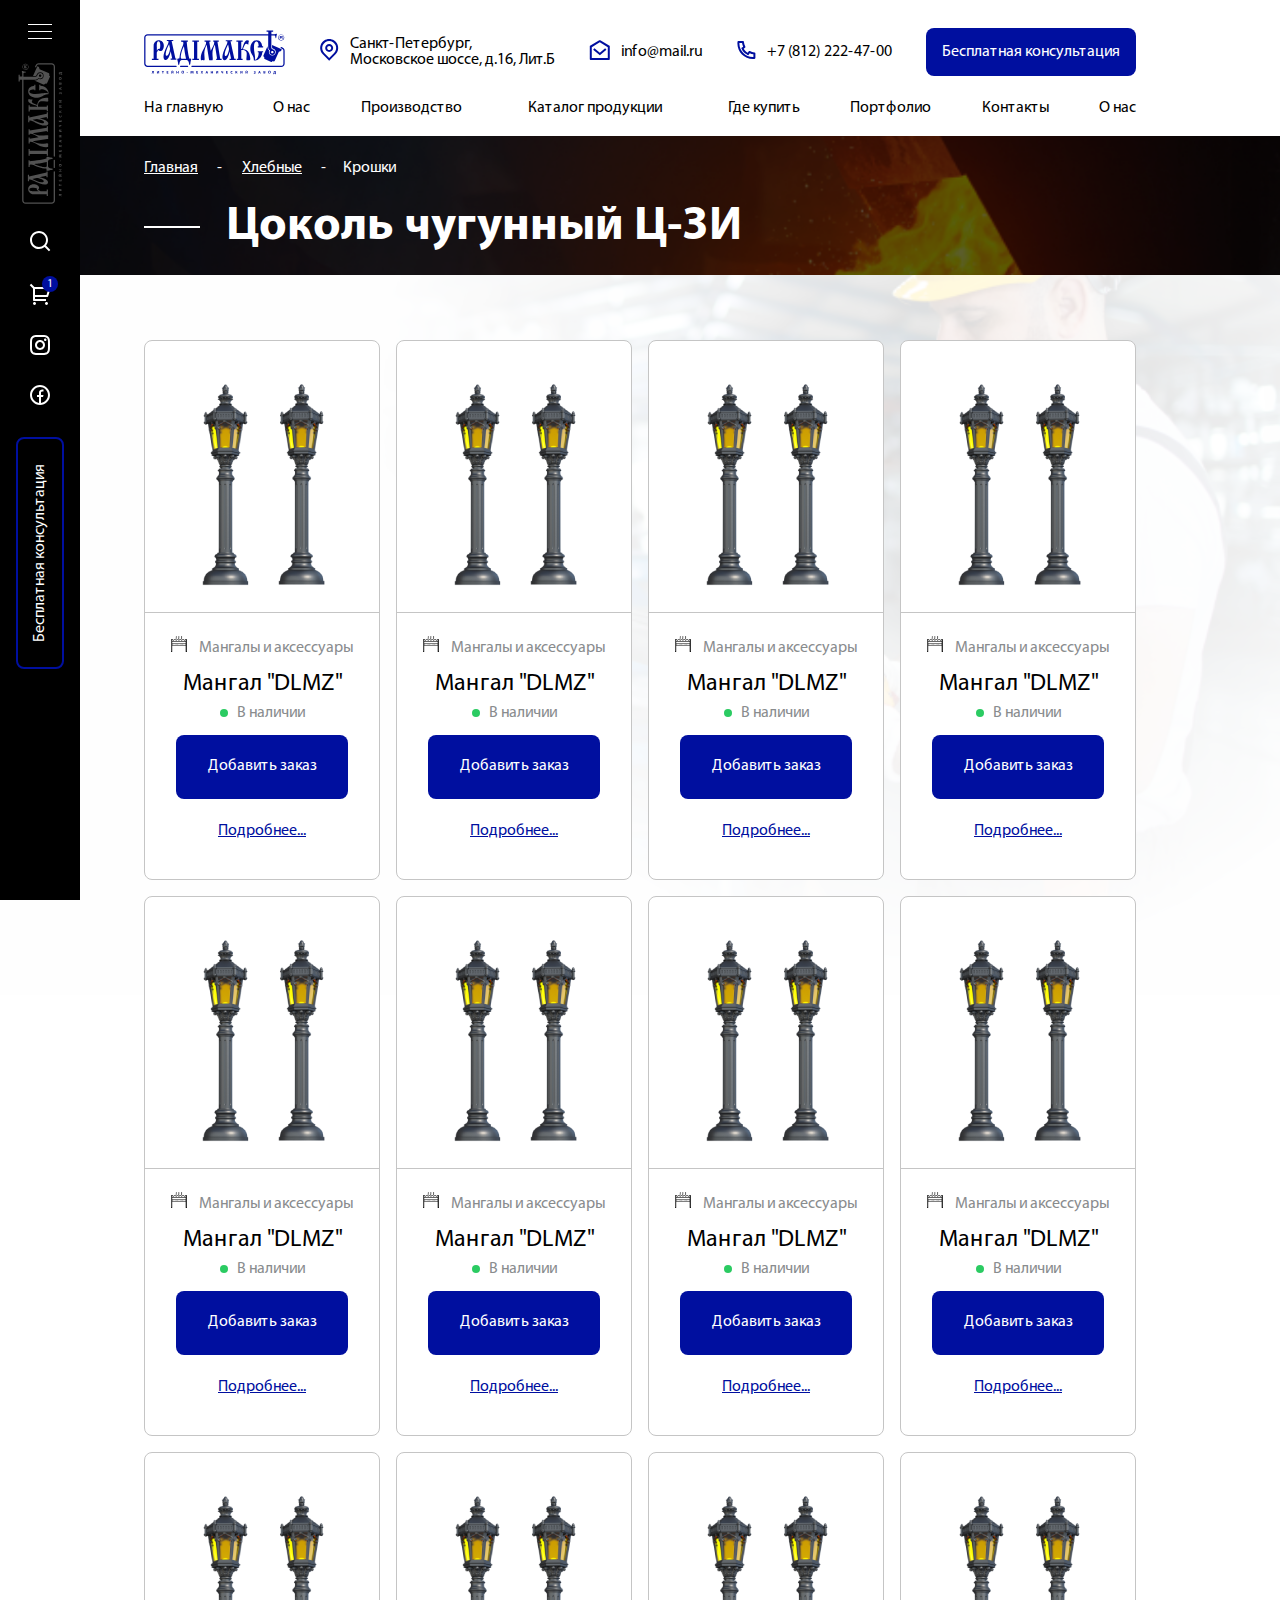
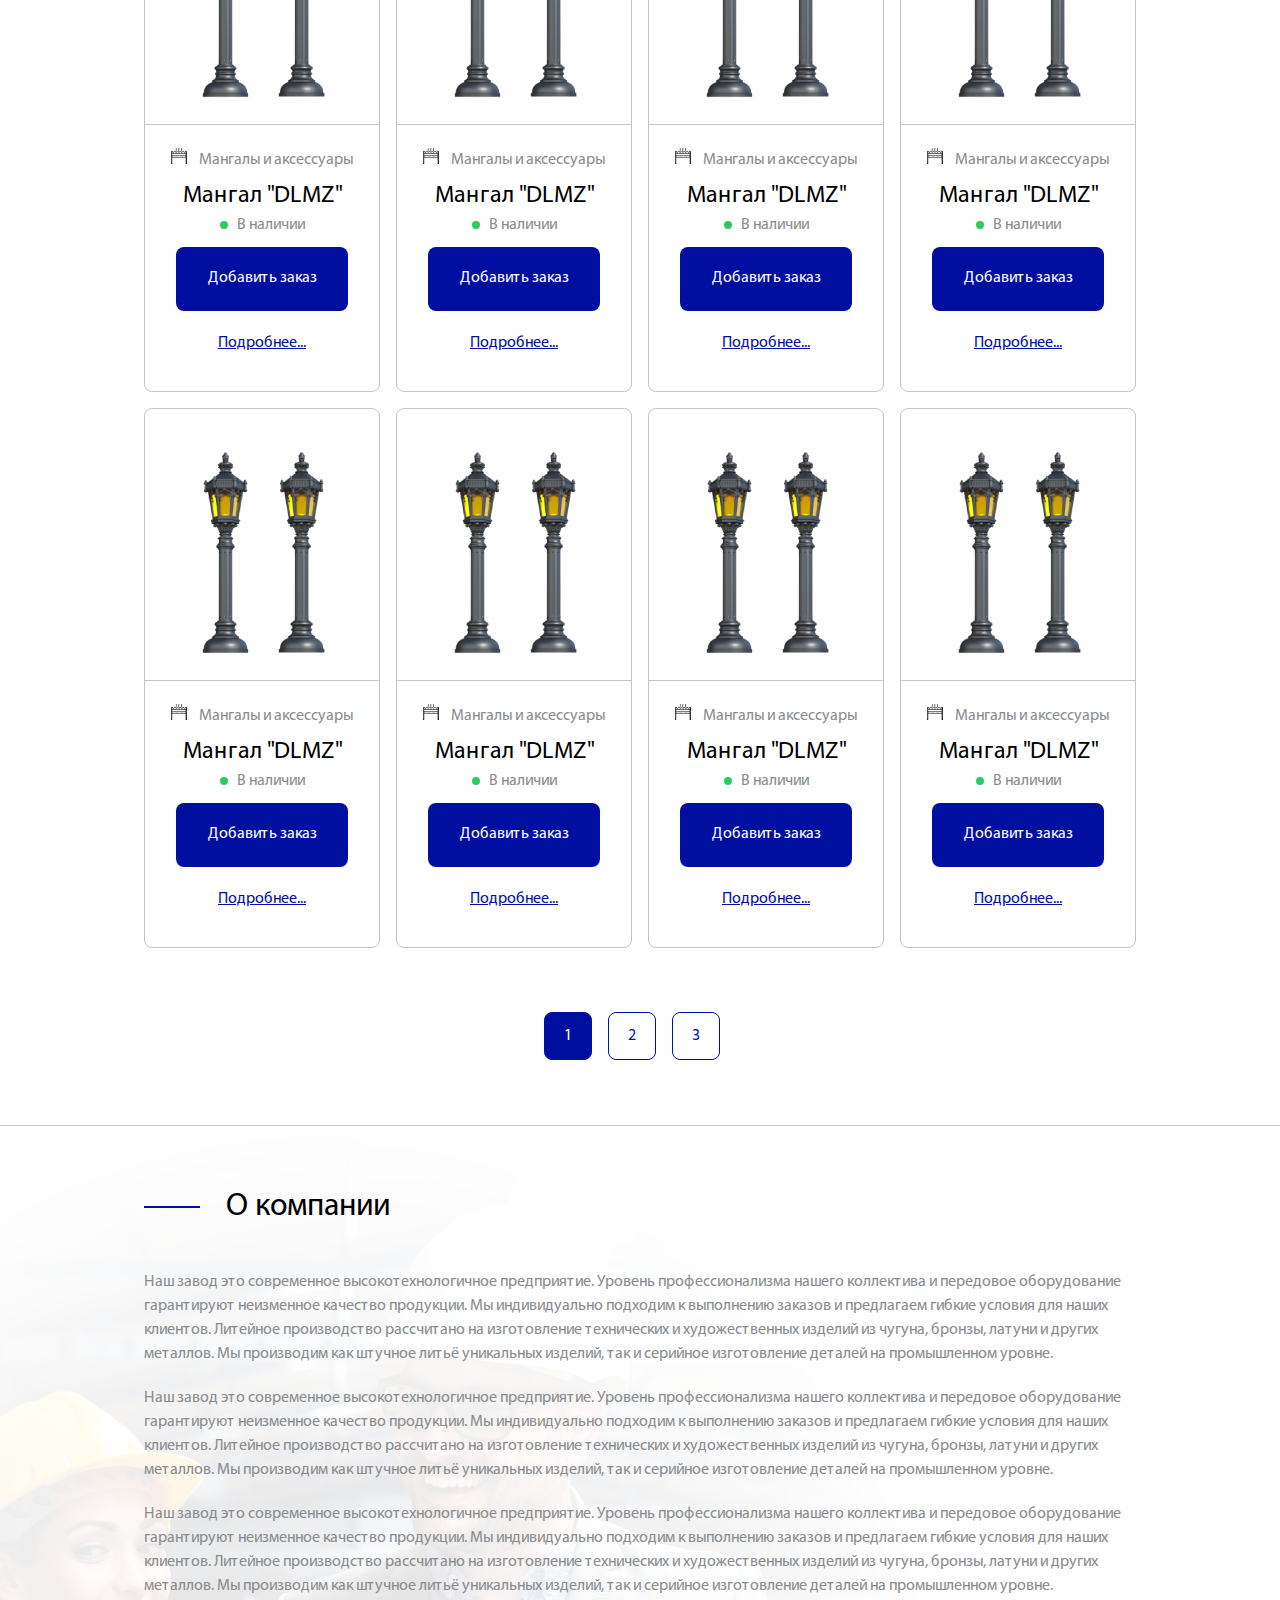
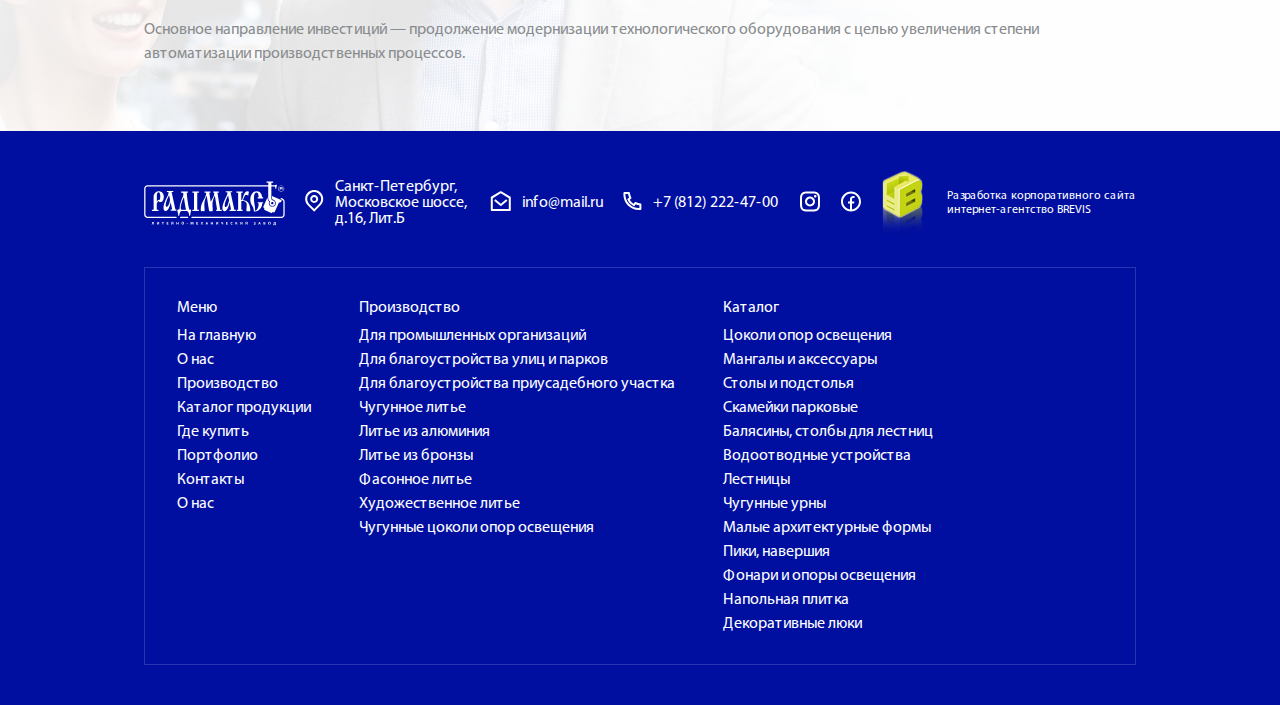
<file: catalog.html>
<!DOCTYPE html> <html lang="ru">

<head>
    <meta charset="UTF-8">
    <meta name="viewport" content="width=device-width, initial-scale=1.0">
    <meta name="description" content="">
    <meta name="keywords" content="">
    <link rel="stylesheet" href="css/libs.min.css">
    <link rel="stylesheet" href="css/style.min.css">
    <script src="https://api-maps.yandex.ru/2.1/?lang=ru_RU&amp;apikey=9133eb49-3a97-4b2d-90be-6b80a97a5036" type="text/javascript"></script>
    <title>Главная</title>
</head>


<body>
    <div class="wrapper">
        <header class="header header--inner">
            <div class="container">
    <div class="header__inner">
        <a href="/" class="header__logo logo">
            <svg
                    xmlns="http://www.w3.org/2000/svg"
                    width="141px" height="45px">
                <path fill-rule="evenodd"  fill="rgb(255, 255, 255)"
                      d="M138.087,7.527 C138.568,7.623 138.568,8.010 138.568,8.203 C138.568,8.589 138.568,8.686 138.713,8.831 L137.895,8.831 C137.751,8.638 137.799,8.541 137.751,8.107 C137.702,7.768 137.318,7.768 137.222,7.768 L136.596,7.768 L136.548,8.831 L135.779,8.831 L135.779,6.029 L137.510,6.029 C137.847,6.029 138.664,6.078 138.664,6.802 C138.664,7.285 138.328,7.478 138.087,7.527 ZM137.270,6.561 L136.596,6.561 L136.548,6.561 L136.548,7.285 L137.270,7.285 C137.751,7.285 137.799,7.092 137.799,6.947 C137.799,6.657 137.606,6.561 137.270,6.561 Z"/>
                <path fill-rule="evenodd"  fill="rgb(255, 255, 255)"
                      d="M137.173,10.570 C135.442,10.570 134.095,9.169 134.095,7.478 C134.095,5.788 135.490,4.387 137.173,4.387 C138.857,4.387 140.251,5.788 140.251,7.478 C140.251,9.169 138.857,10.570 137.173,10.570 ZM137.173,4.870 C135.731,4.870 134.576,6.029 134.576,7.478 C134.576,8.927 135.731,10.087 137.173,10.087 C138.616,10.087 139.771,8.927 139.771,7.478 C139.771,6.029 138.616,4.870 137.173,4.870 Z"/>
                <path fill-rule="evenodd"  fill="rgb(255, 255, 255)"
                      d="M16.362,21.051 C15.448,21.051 15.112,20.665 14.246,20.037 L12.755,22.549 L12.755,28.732 L14.486,28.732 L14.486,29.891 L7.898,29.891 L7.898,28.732 L9.629,28.732 L9.629,18.588 C9.629,17.477 9.629,16.366 9.677,14.386 C10.398,11.971 12.274,10.135 14.631,10.135 C17.709,10.135 19.825,12.260 19.825,15.690 C19.825,18.395 18.574,21.051 16.362,21.051 ZM14.534,11.343 C12.659,11.343 12.851,15.062 12.851,17.139 L12.851,20.858 L14.150,18.636 C14.342,18.878 14.727,19.120 14.919,19.120 C15.448,19.120 16.266,18.540 16.266,15.642 C16.266,13.709 16.073,11.343 14.534,11.343 Z"/>
                <path fill-rule="evenodd"  fill="rgb(255, 255, 255)"
                      d="M26.654,29.650 L26.654,28.442 L28.193,28.442 L26.654,21.293 C26.029,25.495 24.009,30.036 21.797,30.036 C20.498,30.036 19.488,28.925 19.488,26.703 C19.488,23.708 21.027,20.134 22.422,17.236 C23.576,14.772 24.730,13.516 24.442,11.053 L22.855,11.053 L22.855,9.894 L29.251,9.894 L29.251,11.053 L27.616,11.053 L31.415,28.490 L32.377,28.490 L32.377,29.650 L26.654,29.650 ZM25.115,14.289 C23.817,16.656 21.941,20.713 21.700,23.660 C21.700,23.902 21.700,24.143 21.700,24.384 C21.749,25.013 22.037,25.737 22.855,25.737 C24.442,25.737 25.788,21.293 26.029,18.685 L25.115,14.289 Z"/>
                <path fill-rule="evenodd"  fill="rgb(255, 255, 255)"
                      d="M46.469,32.596 C46.373,33.466 46.324,34.915 45.699,34.915 C45.218,34.915 45.122,34.239 45.074,33.707 C44.689,30.133 43.102,29.988 41.563,29.988 L39.447,29.988 C38.052,29.988 36.369,29.746 35.696,32.258 C35.407,33.321 35.359,34.915 34.686,34.915 C34.205,34.915 34.157,34.093 34.109,33.610 C33.820,30.422 33.291,30.422 33.291,29.263 C33.291,28.539 33.868,28.442 34.109,28.442 C34.445,28.442 34.542,28.539 34.830,28.539 C35.359,28.539 35.455,27.862 35.503,27.476 C35.696,26.317 35.696,23.467 37.571,18.636 C38.485,16.269 39.399,14.724 39.399,12.937 C39.399,12.454 39.255,11.681 38.197,11.681 L37.090,11.681 L37.090,10.522 L43.872,10.522 L43.872,11.681 L42.717,11.681 C43.006,16.366 44.785,28.732 45.651,28.732 C45.940,28.732 46.276,28.394 46.613,28.394 C46.902,28.394 47.190,28.780 47.190,29.360 C47.190,29.939 46.757,30.615 46.469,32.596 ZM39.928,16.269 C38.197,19.313 36.754,24.578 36.754,26.993 C36.754,28.635 37.331,28.780 38.485,28.780 L42.044,28.780 C40.361,20.279 40.698,21.535 39.928,16.269 Z"/>
                <path fill-rule="evenodd"  fill="rgb(255, 255, 255)"
                      d="M54.933,11.729 L54.933,10.570 L48.344,10.570 L48.344,11.729 L50.028,11.729 L50.028,28.780 L48.344,28.780 L48.344,29.939 L54.933,29.939 L54.933,28.780 L53.250,28.780 L53.250,11.729 L54.933,11.729 Z"/>
                <path fill-rule="evenodd"  fill="rgb(255, 255, 255)"
                      d="M72.151,29.939 L77.633,29.939 L77.633,28.780 L76.191,28.780 L73.449,11.729 L74.796,11.729 L74.796,10.570 L69.265,10.570 L69.265,11.729 L70.179,11.729 L70.227,12.212 C70.323,14.820 68.544,17.236 67.053,20.134 C66.957,20.327 66.812,20.569 66.716,20.762 L65.273,11.729 L66.428,11.729 L66.428,10.570 L60.560,10.570 L60.560,11.729 L62.099,11.729 C62.436,14.482 60.560,17.042 58.973,20.134 C57.675,22.597 56.761,24.819 56.761,28.200 C56.761,30.519 57.338,30.229 57.915,30.133 C58.348,30.084 58.685,30.036 59.117,30.133 C59.550,30.229 59.935,30.374 60.320,30.133 C60.560,29.988 60.608,29.795 60.608,29.553 C60.656,29.070 60.608,28.587 60.608,28.152 C60.512,26.413 60.320,25.109 60.320,23.564 C60.320,20.279 61.282,17.574 62.676,14.724 L64.937,29.070 C65.081,30.471 65.562,30.277 66.043,30.181 C66.476,30.133 66.812,30.084 67.245,30.181 C67.678,30.277 68.063,30.422 68.447,30.181 C68.688,30.036 68.736,29.843 68.736,29.601 C68.784,29.118 68.736,28.635 68.736,28.200 C68.640,26.462 68.447,25.157 68.447,23.612 C68.447,20.327 69.409,17.622 70.804,14.772 L70.852,14.724 L73.113,28.828 L72.199,28.828 L72.199,29.939 L72.151,29.939 Z"/>
                <path fill-rule="evenodd"  fill="rgb(255, 255, 255)"
                      d="M85.617,29.939 L85.521,29.939 L85.521,28.780 L87.108,28.780 L85.569,21.583 C84.944,25.785 82.924,30.326 80.711,30.326 C79.413,30.326 78.403,29.215 78.403,26.993 C78.403,23.998 79.942,20.424 81.337,17.526 C82.491,15.062 83.645,13.806 83.357,11.343 L81.769,11.343 L81.769,10.183 L88.166,10.183 L88.166,11.343 L86.531,11.343 L90.330,28.780 L91.773,28.780 L91.773,29.939 L85.617,29.939 ZM84.126,14.579 C82.876,16.946 80.952,21.003 80.711,23.950 C80.711,24.191 80.711,24.433 80.711,24.675 C80.760,25.302 81.048,26.027 81.866,26.027 C83.405,26.027 84.751,21.535 85.040,18.975 L84.126,14.579 Z"/>
                <path fill-rule="evenodd"  fill="rgb(255, 255, 255)"
                      d="M113.752,17.429 L119.138,17.429 L119.138,16.269 L118.273,16.269 C117.984,13.903 116.782,10.183 112.598,10.183 C108.846,10.183 106.297,13.854 106.297,18.782 C106.297,20.134 106.393,21.728 107.836,24.336 C108.654,25.785 109.760,27.283 109.808,29.457 L109.808,30.229 C110.193,30.471 110.529,30.567 111.299,30.567 C113.944,30.567 118.080,27.669 118.273,22.356 L119.138,22.356 L119.138,21.197 L113.752,21.197 L113.752,22.356 L114.617,22.356 C114.906,26.462 112.742,29.843 111.347,29.843 C111.107,29.843 110.962,29.795 110.866,29.698 C111.010,29.070 111.107,28.780 111.107,28.152 C111.107,27.138 110.962,25.979 110.674,24.143 C110.241,21.873 109.952,19.796 109.952,17.332 C109.952,12.840 111.155,11.391 112.405,11.391 C113.271,11.391 114.714,11.971 114.617,16.318 L113.752,16.318 L113.752,17.429 Z"/>
                <path fill-rule="evenodd"  fill="rgb(255, 255, 255)"
                      d="M102.402,29.601 C102.402,29.843 102.450,29.988 102.690,30.181 C103.075,30.422 103.460,30.277 103.893,30.181 C104.325,30.084 104.662,30.133 105.095,30.181 C105.672,30.277 106.490,30.519 106.249,28.297 C105.912,25.495 105.624,24.529 105.095,23.129 C104.037,20.520 101.776,19.409 98.939,19.216 C100.286,15.690 100.959,13.806 102.209,13.806 C102.931,13.806 103.219,14.096 103.989,14.482 L104.422,14.482 C104.373,12.744 104.566,12.309 104.999,10.667 C104.566,10.377 103.893,10.183 103.171,10.183 C100.382,10.183 99.035,16.366 98.314,18.347 L98.025,19.120 L97.256,19.120 L97.256,11.729 L98.698,11.729 L98.698,10.570 L92.398,10.570 L92.398,11.729 L94.130,11.729 L94.130,28.780 L92.831,28.780 L92.831,29.939 L98.602,29.939 L98.602,28.780 L97.304,28.780 L97.304,20.086 L97.400,20.037 C100.478,20.037 102.738,20.617 102.738,23.757 C102.738,25.254 102.546,26.558 102.450,28.249 C102.354,28.684 102.354,29.118 102.402,29.601 Z"/>
                <path fill-rule="evenodd"  fill="rgb(255, 255, 255)"
                      d="M8.138,42.063 C8.138,42.450 8.090,42.788 7.946,42.981 C7.898,43.030 7.753,43.126 7.657,43.126 L7.753,43.609 C7.946,43.609 8.138,43.561 8.282,43.464 C8.667,43.223 8.763,42.692 8.763,42.015 L8.763,41.388 L9.340,41.388 L9.340,43.561 L9.918,43.561 L9.918,40.904 L8.138,40.904 L8.138,42.063 Z"/>
                <path fill-rule="evenodd"  fill="rgb(255, 255, 255)"
                      d="M13.909,41.967 C13.765,42.257 13.573,42.595 13.428,42.933 C13.476,42.595 13.476,42.160 13.476,41.725 L13.476,40.952 L12.947,40.952 L12.947,43.561 L13.621,43.561 L14.150,42.595 C14.294,42.305 14.486,41.967 14.583,41.629 C14.534,41.967 14.534,42.353 14.534,42.740 L14.534,43.561 L15.112,43.561 L15.112,40.904 L14.486,40.904 L13.909,41.967 Z"/>
                <path fill-rule="evenodd"  fill="rgb(255, 255, 255)"
                      d="M17.901,41.436 L18.574,41.436 L18.574,43.561 L19.200,43.561 L19.200,41.436 L19.921,41.436 L19.921,40.904 L17.901,40.904 L17.901,41.436 Z"/>
                <path fill-rule="evenodd"  fill="rgb(255, 255, 255)"
                      d="M23.288,42.450 L24.249,42.450 L24.249,41.967 L23.288,41.967 L23.288,41.388 L24.346,41.388 L24.346,40.904 L22.710,40.904 L22.710,43.561 L24.394,43.561 L24.394,43.078 L23.288,43.078 L23.288,42.450 Z"/>
                <path fill-rule="evenodd"  fill="rgb(255, 255, 255)"
                      d="M28.241,41.967 C28.097,42.257 27.905,42.595 27.760,42.933 C27.808,42.595 27.808,42.160 27.808,41.725 L27.808,40.952 L27.279,40.952 L27.279,43.561 L27.953,43.561 L28.482,42.595 C28.626,42.305 28.818,41.967 28.915,41.629 C28.867,41.967 28.867,42.353 28.867,42.740 L28.867,43.561 L29.395,43.561 L29.395,40.904 L28.770,40.904 L28.241,41.967 Z"/>
                <path fill-rule="evenodd"  fill="rgb(255, 255, 255)"
                      d="M28.337,40.808 C28.674,40.808 28.915,40.663 28.915,40.325 L28.530,40.325 C28.530,40.470 28.482,40.566 28.337,40.566 C28.193,40.566 28.145,40.470 28.145,40.325 L27.712,40.325 C27.808,40.614 28.001,40.808 28.337,40.808 Z"/>
                <path fill-rule="evenodd"  fill="rgb(255, 255, 255)"
                      d="M34.012,41.919 L33.003,41.919 L33.003,40.904 L32.425,40.904 L32.425,43.561 L33.003,43.561 L33.003,42.450 L34.012,42.450 L34.012,43.561 L34.590,43.561 L34.590,40.904 L34.012,40.904 L34.012,41.919 Z"/>
                <path fill-rule="evenodd"  fill="rgb(255, 255, 255)"
                      d="M38.726,43.609 C37.956,43.609 37.475,43.030 37.475,42.257 C37.475,41.436 38.004,40.856 38.774,40.856 C39.543,40.856 40.024,41.484 40.024,42.208 C40.024,43.078 39.495,43.609 38.726,43.609 ZM38.726,41.339 C38.341,41.339 38.100,41.725 38.100,42.257 C38.100,42.740 38.341,43.126 38.726,43.126 C39.159,43.126 39.399,42.740 39.351,42.208 C39.351,41.725 39.159,41.339 38.726,41.339 Z"/>
                <path fill-rule="evenodd"  fill="rgb(255, 255, 255)"
                      d="M42.718,42.353 L43.727,42.353 L43.727,42.740 L42.718,42.740 L42.718,42.353 Z"/>
                <path fill-rule="evenodd"  fill="rgb(255, 255, 255)"
                      d="M48.537,40.904 L48.248,41.774 C48.152,42.063 48.056,42.401 48.008,42.740 C47.960,42.401 47.863,42.112 47.767,41.774 L47.527,40.904 L46.709,40.904 L46.517,43.561 L47.094,43.561 L47.142,42.546 C47.142,42.208 47.190,41.822 47.190,41.436 C47.238,41.774 47.334,42.160 47.431,42.498 L47.719,43.512 L48.200,43.512 L48.537,42.450 C48.633,42.160 48.729,41.774 48.825,41.436 C48.825,41.822 48.825,42.208 48.873,42.546 L48.921,43.561 L49.499,43.561 L49.354,40.904 L48.537,40.904 Z"/>
                <path fill-rule="evenodd"  fill="rgb(255, 255, 255)"
                      d="M52.961,42.450 L53.923,42.450 L53.923,41.967 L52.961,41.967 L52.961,41.388 L54.019,41.388 L54.019,40.904 L52.336,40.904 L52.336,43.561 L54.068,43.561 L54.068,43.078 L52.961,43.078 L52.961,42.450 Z"/>
                <path fill-rule="evenodd"  fill="rgb(255, 255, 255)"
                      d="M58.973,40.904 L58.300,40.904 L58.059,41.388 C58.011,41.532 57.963,41.677 57.867,41.822 C57.819,41.677 57.723,41.532 57.675,41.388 L57.434,40.904 L56.761,40.904 L57.482,42.208 L56.713,43.561 L57.386,43.561 L57.627,43.078 C57.723,42.885 57.771,42.740 57.819,42.595 C57.915,42.740 57.963,42.885 58.059,43.078 L58.300,43.561 L58.973,43.561 L58.204,42.208 L58.973,40.904 Z"/>
                <path fill-rule="evenodd"  fill="rgb(255, 255, 255)"
                      d="M63.350,43.561 L63.157,42.885 L62.388,42.885 L62.195,43.561 L61.570,43.561 L62.388,40.904 L63.157,40.904 L63.975,43.561 L63.350,43.561 ZM62.917,41.870 C62.869,41.677 62.821,41.484 62.772,41.339 C62.724,41.532 62.676,41.725 62.628,41.870 L62.484,42.450 L63.061,42.450 L62.917,41.870 Z"/>
                <path fill-rule="evenodd"  fill="rgb(255, 255, 255)"
                      d="M68.399,41.919 L67.438,41.919 L67.438,40.904 L66.812,40.904 L66.812,43.561 L67.438,43.561 L67.438,42.450 L68.399,42.450 L68.399,43.561 L69.025,43.561 L69.025,40.904 L68.399,40.904 L68.399,41.919 Z"/>
                <path fill-rule="evenodd"  fill="rgb(255, 255, 255)"
                      d="M73.016,41.967 C72.872,42.257 72.680,42.595 72.536,42.933 C72.584,42.595 72.584,42.160 72.584,41.725 L72.584,40.952 L72.055,40.952 L72.055,43.561 L72.728,43.561 L73.257,42.595 C73.401,42.305 73.594,41.967 73.690,41.629 C73.642,41.967 73.642,42.353 73.642,42.740 L73.642,43.561 L74.171,43.561 L74.171,40.904 L73.545,40.904 L73.016,41.967 Z"/>
                <path fill-rule="evenodd"  fill="rgb(255, 255, 255)"
                      d="M78.547,42.015 C78.451,42.063 78.307,42.112 78.162,42.112 C77.874,42.112 77.730,41.967 77.730,41.677 L77.730,40.904 L77.153,40.904 L77.153,41.774 C77.153,42.353 77.489,42.595 77.970,42.595 C78.211,42.595 78.355,42.546 78.547,42.450 L78.547,43.561 L79.124,43.561 L79.124,40.904 L78.547,40.904 L78.547,42.015 Z"/>
                <path fill-rule="evenodd"  fill="rgb(255, 255, 255)"
                      d="M82.731,42.450 L83.693,42.450 L83.693,41.967 L82.731,41.967 L82.731,41.388 L83.741,41.388 L83.741,40.904 L82.106,40.904 L82.106,43.561 L83.789,43.561 L83.789,43.078 L82.731,43.078 L82.731,42.450 Z"/>
                <path fill-rule="evenodd"  fill="rgb(255, 255, 255)"
                      d="M88.022,41.388 C88.214,41.388 88.406,41.436 88.503,41.484 L88.647,41.001 C88.551,40.952 88.310,40.904 87.974,40.904 C87.156,40.904 86.531,41.388 86.531,42.305 C86.531,43.078 87.012,43.657 87.925,43.657 C88.262,43.657 88.503,43.609 88.599,43.561 L88.503,43.078 C88.406,43.126 88.166,43.174 88.022,43.174 C87.493,43.174 87.156,42.837 87.156,42.305 C87.156,41.677 87.541,41.388 88.022,41.388 Z"/>
                <path fill-rule="evenodd"  fill="rgb(255, 255, 255)"
                      d="M92.831,40.904 L92.110,42.015 L92.062,42.015 L92.062,40.904 L91.484,40.904 L91.484,43.561 L92.062,43.561 L92.062,42.450 L92.158,42.450 C92.494,42.450 92.591,42.692 92.687,42.981 C92.735,43.174 92.783,43.368 92.879,43.561 L93.504,43.561 C93.360,43.319 93.312,43.030 93.216,42.740 C93.120,42.401 92.975,42.160 92.591,42.112 L93.504,40.952 L92.831,40.904 Z"/>
                <path fill-rule="evenodd"  fill="rgb(255, 255, 255)"
                      d="M97.304,41.967 C97.159,42.257 96.967,42.595 96.823,42.933 C96.871,42.595 96.871,42.160 96.871,41.725 L96.871,40.952 L96.342,40.952 L96.342,43.561 L97.015,43.561 L97.544,42.595 C97.689,42.305 97.881,41.967 97.977,41.629 C97.929,41.967 97.929,42.353 97.929,42.740 L97.929,43.561 L98.458,43.561 L98.458,40.904 L97.833,40.904 L97.304,41.967 Z"/>
                <path fill-rule="evenodd"  fill="rgb(255, 255, 255)"
                      d="M102.546,40.808 C102.883,40.808 103.123,40.663 103.123,40.325 L102.738,40.325 C102.738,40.470 102.690,40.566 102.546,40.566 C102.402,40.566 102.354,40.470 102.354,40.325 L101.921,40.325 C102.017,40.614 102.209,40.808 102.546,40.808 Z"/>
                <path fill-rule="evenodd"  fill="rgb(255, 255, 255)"
                      d="M102.498,41.967 C102.354,42.257 102.161,42.595 102.017,42.933 C102.065,42.595 102.065,42.160 102.065,41.725 L102.065,40.952 L101.536,40.952 L101.536,43.561 L102.209,43.561 L102.738,42.595 C102.883,42.305 103.075,41.967 103.171,41.629 C103.123,41.967 103.123,42.353 103.123,42.740 L103.123,43.561 L103.652,43.561 L103.652,40.904 L103.027,40.904 L102.498,41.967 Z"/>
                <path fill-rule="evenodd"  fill="rgb(255, 255, 255)"
                      d="M111.010,42.208 C111.299,42.112 111.540,41.919 111.540,41.581 C111.540,41.194 111.203,40.904 110.626,40.904 C110.241,40.904 110.001,41.001 109.808,41.097 L109.952,41.532 C110.097,41.436 110.337,41.388 110.529,41.388 C110.770,41.388 110.914,41.484 110.914,41.677 C110.914,41.870 110.722,42.015 110.433,42.015 L110.193,42.015 L110.193,42.450 L110.433,42.450 C110.674,42.450 111.010,42.498 111.010,42.788 C111.010,43.030 110.818,43.126 110.529,43.126 C110.289,43.126 110.001,43.030 109.904,42.981 L109.760,43.464 C110.001,43.609 110.289,43.657 110.578,43.657 C111.059,43.657 111.684,43.464 111.684,42.837 C111.636,42.450 111.347,42.257 111.010,42.208 Z"/>
                <path fill-rule="evenodd"  fill="rgb(255, 255, 255)"
                      d="M116.060,43.561 L115.868,42.885 L115.098,42.885 L114.906,43.561 L114.281,43.561 L115.098,40.904 L115.868,40.904 L116.685,43.561 L116.060,43.561 ZM115.627,41.870 C115.579,41.677 115.531,41.484 115.483,41.339 C115.435,41.532 115.387,41.725 115.339,41.870 L115.195,42.450 L115.772,42.450 L115.627,41.870 Z"/>
                <path fill-rule="evenodd"  fill="rgb(255, 255, 255)"
                      d="M120.966,42.160 C121.254,42.208 121.495,42.450 121.543,42.788 C121.543,43.030 121.399,43.223 121.254,43.368 C121.062,43.512 120.725,43.609 120.196,43.609 C119.860,43.609 119.667,43.561 119.523,43.561 L119.523,40.952 C119.667,40.952 120.004,40.904 120.293,40.904 C120.629,40.904 120.870,40.952 121.062,41.049 C121.254,41.146 121.399,41.339 121.399,41.581 C121.399,41.822 121.254,42.063 120.966,42.160 ZM120.341,41.339 C120.244,41.339 120.148,41.339 120.100,41.339 L120.100,41.967 L120.293,41.967 C120.581,41.967 120.773,41.822 120.773,41.629 C120.773,41.436 120.629,41.339 120.341,41.339 ZM120.293,42.401 L120.100,42.401 L120.100,43.174 C120.148,43.174 120.244,43.174 120.341,43.174 C120.581,43.174 120.821,43.078 120.821,42.788 C120.821,42.498 120.581,42.401 120.293,42.401 Z"/>
                <path fill-rule="evenodd"  fill="rgb(255, 255, 255)"
                      d="M125.438,43.609 C124.669,43.609 124.188,43.030 124.188,42.257 C124.188,41.436 124.717,40.856 125.487,40.856 C126.304,40.856 126.737,41.484 126.737,42.208 C126.737,43.078 126.208,43.609 125.438,43.609 ZM125.487,41.339 C125.102,41.339 124.861,41.725 124.861,42.257 C124.861,42.740 125.102,43.126 125.487,43.126 C125.871,43.126 126.112,42.740 126.112,42.208 C126.112,41.725 125.919,41.339 125.487,41.339 Z"/>
                <path fill-rule="evenodd"  fill="rgb(255, 255, 255)"
                      d="M131.931,44.237 L131.450,44.237 L131.402,43.561 L129.863,43.561 L129.815,44.237 L129.334,44.237 L129.286,43.078 L129.527,43.078 C129.623,42.885 129.719,42.692 129.767,42.498 C129.815,42.257 129.863,41.967 129.863,41.629 L129.863,40.904 L131.595,40.904 L131.739,43.078 L131.979,43.078 L131.931,44.237 ZM131.017,41.436 L130.440,41.436 L130.440,41.774 C130.440,42.063 130.440,42.353 130.344,42.643 C130.296,42.788 130.200,42.933 130.152,43.078 L131.017,43.078 L131.017,41.436 Z"/>
                <path fill-rule="evenodd"  fill="rgb(255, 255, 255)"
                      d="M120.629,29.022 L127.218,31.968 C127.603,32.161 128.084,31.968 128.276,31.582 L128.565,31.002 L129.046,31.244 C129.767,31.582 130.585,31.244 130.921,30.519 L134.865,21.631 L137.077,20.907 L137.751,19.361 L128.036,15.014 L128.036,16.511 C127.988,16.898 128.036,17.719 128.228,18.105 C128.372,18.395 128.949,18.685 129.382,18.830 L129.430,18.830 C130.825,19.313 131.787,20.617 131.787,22.114 C131.787,24.046 130.248,25.592 128.324,25.592 C126.400,25.592 124.861,24.046 124.861,22.114 C124.861,21.583 125.006,21.051 125.198,20.569 C124.861,20.279 124.380,19.893 124.044,19.264 C123.611,18.443 123.515,17.139 123.515,16.318 L119.523,25.302 C119.186,26.027 119.523,26.848 120.244,27.186 L120.485,27.283 L120.196,27.862 C120.052,28.346 120.244,28.828 120.629,29.022 Z"/>
                <path fill-rule="evenodd"  fill="rgb(255, 255, 255)"
                      d="M43.631,35.688 L36.561,35.688 C36.225,35.688 35.936,35.977 35.936,36.315 C35.936,36.654 36.225,36.943 36.561,36.943 L43.631,36.943 C43.968,36.943 44.256,36.654 44.256,36.315 C44.256,35.977 44.016,35.688 43.631,35.688 Z"/>
                <path fill-rule="evenodd"  fill="rgb(255, 255, 255)"
                      d="M137.462,17.091 C137.125,16.946 136.789,17.091 136.644,17.429 C136.500,17.767 136.644,18.105 136.981,18.250 C139.193,19.216 139.386,19.651 139.386,20.762 L139.386,33.659 C139.386,34.818 138.472,35.736 137.318,35.736 L47.912,35.736 C47.575,35.736 47.286,36.026 47.286,36.364 C47.286,36.702 47.575,36.992 47.912,36.992 L137.318,36.992 C139.145,36.992 140.636,35.495 140.636,33.659 L140.636,20.762 C140.636,18.830 139.674,18.105 137.462,17.091 Z"/>
                <path fill-rule="evenodd"  fill="rgb(255, 255, 255)"
                      d="M132.316,7.334 C132.268,7.623 132.220,8.203 131.883,8.203 C131.450,8.203 131.402,7.092 131.210,6.367 C131.114,5.933 130.921,5.643 130.681,5.450 L127.362,5.450 L127.362,16.463 C127.362,16.463 127.218,17.719 127.555,18.443 C127.891,19.168 129.190,19.506 129.190,19.506 C130.296,19.844 131.114,20.907 131.114,22.162 C131.114,23.708 129.863,24.964 128.324,24.964 C126.785,24.964 125.535,23.708 125.535,22.162 C125.535,21.486 125.727,20.907 126.112,20.424 C126.112,20.424 125.198,20.037 124.669,19.023 C124.092,18.009 124.188,15.787 124.188,15.787 L124.188,5.450 L3.521,5.450 C2.367,5.450 1.453,6.367 1.453,7.527 L1.453,33.610 C1.453,34.770 2.367,35.688 3.521,35.688 L32.137,35.688 C32.473,35.688 32.762,35.977 32.762,36.315 C32.762,36.654 32.473,36.943 32.137,36.992 L3.521,36.992 C1.694,36.992 0.203,35.495 0.203,33.659 L0.203,7.527 C0.203,5.691 1.694,4.194 3.521,4.194 L124.284,4.194 L124.284,1.730 L122.553,1.730 L122.553,0.571 L129.142,0.571 L129.142,1.730 L127.410,1.730 L127.410,4.242 L127.795,4.242 L130.392,4.242 L131.643,4.001 C131.835,4.001 132.124,3.807 132.364,3.807 C132.508,3.807 132.893,3.856 132.893,4.339 C132.893,5.112 132.508,5.112 132.316,7.334 ZM128.324,23.370 C128.997,23.370 129.527,22.839 129.527,22.162 C129.527,21.486 128.997,20.955 128.324,20.955 C127.651,20.955 127.122,21.486 127.122,22.162 C127.122,22.839 127.651,23.370 128.324,23.370 Z"/>
            </svg>
        </a>
        <div class="header__address header__item">
            <i class="header__item-icon">
                <svg xmlns="http://www.w3.org/2000/svg" width="19px" height="22px">
                    <path fill-rule="evenodd"  fill="rgb(255, 255, 255)" d="M18.006,10.756 C17.658,12.501 16.801,14.105 15.542,15.363 L9.179,21.728 L2.814,15.363 C1.556,14.105 0.699,12.501 0.351,10.756 C0.004,9.010 0.182,7.200 0.864,5.556 C1.545,3.911 2.698,2.505 4.178,1.516 C5.658,0.528 7.399,-0.000 9.179,-0.000 C10.959,-0.000 12.699,0.528 14.179,1.516 C15.659,2.505 16.812,3.911 17.493,5.556 C18.175,7.200 18.353,9.010 18.006,10.756 ZM15.646,6.322 C15.116,5.042 14.219,3.949 13.067,3.180 C11.916,2.411 10.563,2.000 9.179,2.000 C7.794,2.000 6.441,2.411 5.290,3.180 C4.138,3.949 3.241,5.042 2.711,6.322 C2.182,7.600 2.043,9.008 2.313,10.366 C2.583,11.723 3.250,12.971 4.229,13.950 L9.179,18.900 L14.129,13.950 C15.107,12.971 15.774,11.723 16.044,10.366 C16.314,9.008 16.175,7.600 15.646,6.322 ZM9.179,13.000 C8.118,13.000 7.100,12.579 6.350,11.828 C5.600,11.078 5.178,10.061 5.178,9.000 C5.178,7.939 5.600,6.921 6.350,6.171 C7.100,5.421 8.118,5.000 9.179,5.000 C10.239,5.000 11.257,5.421 12.007,6.171 C12.757,6.921 13.178,7.939 13.178,9.000 C13.178,10.061 12.757,11.078 12.007,11.828 C11.257,12.579 10.239,13.000 9.179,13.000 ZM10.593,7.586 C10.218,7.210 9.709,7.000 9.179,7.000 C8.648,7.000 8.139,7.210 7.764,7.586 C7.389,7.960 7.179,8.469 7.179,9.000 C7.179,9.530 7.389,10.039 7.764,10.414 C8.139,10.789 8.648,11.000 9.179,11.000 C9.709,11.000 10.218,10.789 10.593,10.414 C10.968,10.039 11.178,9.530 11.178,9.000 C11.178,8.469 10.968,7.960 10.593,7.586 Z"/>
                </svg>
            </i>
            <span>Санкт-Петербург, <br> Московское шоссе, д.16, Лит.Б</span>
        </div>
        <a href="mailto:info@mail.ru" class="header__mail header__item header__link">
            <i class="header__item-icon">
                <svg xmlns="http://www.w3.org/2000/svg" width="21px" height="20px">
                    <path fill-rule="evenodd"  fill="rgb(255, 255, 255)" d="M20.493,19.707 C20.305,19.894 20.051,19.999 19.786,19.999 L1.786,19.999 C1.520,19.999 1.266,19.894 1.079,19.707 C0.891,19.519 0.786,19.265 0.786,19.000 L0.786,6.283 C0.786,6.197 0.808,6.111 0.851,6.036 C0.893,5.961 0.955,5.898 1.029,5.854 L10.276,0.310 C10.431,0.216 10.609,0.167 10.790,0.167 C10.971,0.167 11.149,0.216 11.305,0.310 L20.543,5.855 C20.617,5.899 20.678,5.962 20.721,6.037 C20.763,6.112 20.786,6.197 20.786,6.284 L20.786,19.000 C20.786,19.265 20.680,19.519 20.493,19.707 ZM18.786,7.132 L10.790,2.332 L2.786,7.132 L2.786,7.133 L2.786,18.000 L18.786,18.000 L18.786,7.132 ZM10.846,12.698 L16.142,8.235 L17.430,9.765 L10.860,15.302 L4.150,9.772 L5.422,8.228 L10.846,12.698 Z"/>
                </svg>
            </i>
            <span>info@mail.ru</span>
        </a>
        <a href="tel:+78122224700" class="header__phone header__item header__link">
            <i class="header__item-icon">
                <svg xmlns="http://www.w3.org/2000/svg" width="19px" height="18px">
                    <path fill-rule="evenodd"  fill="rgb(255, 255, 255)" d="M18.135,17.593 C17.969,17.777 17.741,17.893 17.495,17.917 C16.965,17.972 16.431,17.999 15.893,17.999 C7.333,17.999 0.393,11.060 0.393,2.500 C0.393,1.962 0.420,1.428 0.475,0.898 C0.500,0.651 0.616,0.423 0.800,0.257 C0.983,0.091 1.222,-0.000 1.470,-0.000 L5.932,-0.000 C6.183,-0.000 6.426,0.095 6.610,0.265 C6.795,0.436 6.909,0.670 6.929,0.921 C7.055,2.527 7.520,4.089 8.293,5.504 C8.410,5.718 8.445,5.969 8.390,6.207 C8.336,6.445 8.196,6.656 7.997,6.798 L6.759,7.682 C7.697,9.330 9.062,10.695 10.711,11.634 L11.595,10.396 C11.737,10.197 11.947,10.057 12.186,10.002 C12.424,9.948 12.674,9.982 12.889,10.100 C14.303,10.873 15.865,11.337 17.472,11.464 C17.722,11.484 17.957,11.597 18.127,11.782 C18.298,11.967 18.393,12.209 18.393,12.461 L18.393,16.922 C18.393,17.171 18.301,17.409 18.135,17.593 ZM16.393,13.353 C15.124,13.165 13.889,12.795 12.725,12.256 L11.368,14.156 C10.821,13.943 10.291,13.693 9.780,13.406 L9.722,13.373 C7.760,12.256 6.136,10.632 5.020,8.671 L4.987,8.613 C4.700,8.102 4.449,7.571 4.237,7.025 L6.137,5.668 C5.598,4.504 5.228,3.268 5.040,2.000 L2.403,2.000 C2.397,2.166 2.394,2.333 2.394,2.500 C2.393,9.956 8.437,16.000 15.893,16.000 C16.060,16.000 16.227,15.996 16.393,15.989 L16.393,13.353 Z"/>
                </svg>
            </i>
            <span>+7 (812) 222-47-00</span>
        </a>
        <button data-modal="consultModal" class="header__btn mbtn mbtn-primary">Бесплатная консультация</button>
    </div>
    <nav class="nav">
        <a href="" class="nav__link">На главную</a>
        <a href="" class="nav__link">О нас</a>
        <div class="nav__item">
            <div class="nav__item-show">
                <span>Производство</span>
                <svg xmlns="http://www.w3.org/2000/svg" width="6px" height="3px">
                    <path fill-rule="evenodd"  fill="rgb(255, 255, 255)" d="M2.714,2.999 L5.312,-0.000 L0.116,-0.000 L2.714,2.999 Z"/>
                </svg>
            </div>
            <div class="nav__item-hidden">
                <div class="nav__item-hidden-inner">
                    <a href="" class="nav__sublink">Подменю</a>
                    <a href="" class="nav__sublink">Подменю2</a>
                    <a href="" class="nav__sublink">Подменю3</a>
                    <a href="" class="nav__sublink">Подменю4</a>
                </div>
            </div>
        </div>
        <div class="nav__item">
            <div class="nav__item-show">
                <span>Каталог продукции</span>
                <svg xmlns="http://www.w3.org/2000/svg" width="6px" height="3px">
                    <path fill-rule="evenodd"  fill="rgb(255, 255, 255)" d="M2.714,2.999 L5.312,-0.000 L0.116,-0.000 L2.714,2.999 Z"/>
                </svg>
            </div>
            <div class="nav__item-hidden">
                <div class="nav__item-hidden-inner">
                    <a href="" class="nav__sublink">Подменю</a>
                    <a href="" class="nav__sublink">Подменю2</a>
                    <a href="" class="nav__sublink">Подменю3</a>
                    <a href="" class="nav__sublink">Подменю4</a>
                </div>
            </div>
        </div>
        <a href="" class="nav__link">Где купить</a>
        <a href="" class="nav__link">Портфолио</a>
        <a href="" class="nav__link">Контакты</a>
        <a href="" class="nav__link">О нас</a>
    </nav>
</div>

<div class="sidebar">
    <button class="sidebar__burger">
        <span></span>
        <span></span>
        <span></span>
    </button>

    <a href="" class="sidebar__logo">
        <img src="img/logo2.svg" alt="">
    </a>

    <div class="sidebar__action">
        <button class="sidebar__btn search-toggler">
            <svg xmlns="http://www.w3.org/2000/svg" width="21px" height="21px">
                <path fill-rule="evenodd"  fill="rgb(255, 255, 255)" d="M20.313,18.899 L18.898,20.313 L14.617,16.031 C13.023,17.308 11.041,18.003 8.999,18.000 C4.031,18.000 -0.001,13.968 -0.001,9.000 C-0.001,4.032 4.031,-0.000 8.999,-0.000 C13.967,-0.000 17.999,4.032 17.999,9.000 C18.002,11.042 17.308,13.024 16.030,14.617 L20.313,18.899 ZM8.999,2.000 C5.131,2.000 2.000,5.132 2.000,9.000 C2.000,12.867 5.131,16.000 8.999,16.000 C10.820,16.003 12.569,15.294 13.874,14.025 L14.025,13.875 C15.294,12.570 16.002,10.820 15.999,9.000 C15.999,5.132 12.866,2.000 8.999,2.000 Z"/>
            </svg>
        </button>
        <a href="" class="sidebar__cart sidebar__btn">
            <svg xmlns="http://www.w3.org/2000/svg" width="22px" height="22px">
                <path fill-rule="evenodd"  fill="rgb(255, 255, 255)" d="M21.614,5.287 L19.214,13.287 C19.152,13.493 19.026,13.673 18.853,13.802 C18.680,13.931 18.471,14.000 18.256,14.000 L6.000,14.000 L6.000,16.000 L17.000,16.000 L17.000,18.000 L5.000,18.000 C4.735,18.000 4.480,17.894 4.293,17.707 C4.105,17.519 4.000,17.265 4.000,17.000 L4.000,5.414 L0.757,2.172 L2.172,0.756 L5.414,4.000 L20.656,4.000 C20.812,4.000 20.965,4.036 21.105,4.106 C21.244,4.176 21.365,4.278 21.458,4.403 C21.551,4.528 21.614,4.673 21.641,4.826 C21.668,4.980 21.659,5.137 21.614,5.287 ZM6.000,6.000 L6.000,12.000 L17.512,12.000 L19.312,6.000 L6.000,6.000 ZM5.500,19.000 C5.898,19.000 6.279,19.158 6.561,19.439 C6.842,19.721 7.000,20.102 7.000,20.500 C7.000,20.898 6.842,21.279 6.561,21.561 C6.279,21.842 5.898,22.000 5.500,22.000 C5.102,22.000 4.721,21.842 4.439,21.561 C4.158,21.279 4.000,20.898 4.000,20.500 C4.000,20.102 4.158,19.721 4.439,19.439 C4.721,19.158 5.102,19.000 5.500,19.000 ZM17.500,19.000 C17.898,19.000 18.279,19.158 18.561,19.439 C18.842,19.721 19.000,20.102 19.000,20.500 C19.000,20.898 18.842,21.279 18.561,21.561 C18.279,21.842 17.898,22.000 17.500,22.000 C17.102,22.000 16.721,21.842 16.439,21.561 C16.158,21.279 16.000,20.898 16.000,20.500 C16.000,20.102 16.158,19.721 16.439,19.439 C16.721,19.158 17.102,19.000 17.500,19.000 Z"/>
            </svg>
            <span class="sidebar__cart-num">1</span>
        </a>
        <a href="" class="sidebar__btn">
            <svg xmlns="http://www.w3.org/2000/svg" width="20px" height="20px">
                <path fill-rule="evenodd"  fill="rgb(255, 255, 255)" d="M19.940,14.122 C19.890,15.187 19.722,15.912 19.475,16.550 C19.225,17.218 18.831,17.822 18.322,18.322 C17.822,18.830 17.217,19.223 16.550,19.475 C15.913,19.722 15.187,19.890 14.122,19.940 C13.056,19.987 12.717,20.000 10.000,20.000 C7.283,20.000 6.944,19.990 5.878,19.940 C4.813,19.890 4.088,19.722 3.450,19.475 C2.782,19.224 2.177,18.831 1.678,18.322 C1.169,17.822 0.776,17.217 0.525,16.550 C0.277,15.912 0.110,15.187 0.060,14.122 C0.013,13.056 -0.000,12.717 -0.000,10.000 C-0.000,7.283 0.010,6.944 0.060,5.878 C0.110,4.812 0.277,4.088 0.525,3.450 C0.775,2.782 1.169,2.177 1.678,1.678 C2.178,1.169 2.782,0.775 3.450,0.525 C4.088,0.277 4.812,0.110 5.878,0.060 C6.944,0.013 7.283,-0.000 10.000,-0.000 C12.717,-0.000 13.056,0.010 14.122,0.060 C15.187,0.110 15.912,0.277 16.550,0.525 C17.210,0.779 17.766,1.123 18.322,1.678 C18.830,2.178 19.224,2.782 19.475,3.450 C19.722,4.087 19.890,4.813 19.940,5.878 C19.987,6.944 20.000,7.283 20.000,10.000 C20.000,12.717 19.990,13.056 19.940,14.122 ZM17.942,5.971 C17.905,5.189 17.800,4.661 17.610,4.173 C17.459,3.765 17.219,3.396 16.907,3.093 C16.605,2.779 16.236,2.539 15.827,2.389 C15.337,2.199 14.811,2.094 14.029,2.058 C12.925,2.005 12.539,2.000 10.000,2.000 C7.526,2.000 7.122,2.007 5.971,2.058 C5.187,2.095 4.661,2.200 4.173,2.390 C3.739,2.558 3.426,2.759 3.093,3.093 C2.780,3.395 2.539,3.764 2.389,4.173 C2.199,4.663 2.094,5.188 2.058,5.971 C2.006,7.075 2.000,7.461 2.000,10.000 C2.000,12.474 2.007,12.878 2.058,14.029 C2.095,14.812 2.200,15.339 2.389,15.826 C2.559,16.261 2.759,16.574 3.091,16.906 C3.428,17.242 3.741,17.442 4.171,17.609 C4.665,17.799 5.191,17.906 5.971,17.942 C7.075,17.994 7.461,18.000 10.000,18.000 C12.474,18.000 12.878,17.993 14.029,17.942 C14.811,17.905 15.338,17.799 15.826,17.611 C16.259,17.442 16.574,17.241 16.906,16.909 C17.243,16.571 17.444,16.259 17.610,15.829 C17.800,15.336 17.906,14.809 17.942,14.029 C17.994,12.925 18.000,12.539 18.000,10.000 C18.000,7.526 17.993,7.122 17.942,5.971 ZM15.250,6.000 C14.918,6.000 14.600,5.868 14.366,5.633 C14.132,5.399 14.000,5.081 14.000,4.750 C14.000,4.418 14.132,4.100 14.366,3.866 C14.600,3.631 14.918,3.500 15.250,3.500 C15.581,3.500 15.899,3.631 16.134,3.866 C16.368,4.100 16.500,4.418 16.500,4.750 C16.500,5.081 16.368,5.399 16.134,5.633 C15.899,5.868 15.581,6.000 15.250,6.000 ZM13.535,13.535 C12.598,14.473 11.326,15.000 10.000,15.000 C8.674,15.000 7.402,14.473 6.464,13.535 C5.527,12.597 5.000,11.326 5.000,10.000 C5.000,8.673 5.527,7.402 6.464,6.464 C7.402,5.527 8.674,5.000 10.000,5.000 C11.326,5.000 12.598,5.527 13.535,6.464 C14.473,7.402 15.000,8.673 15.000,10.000 C15.000,11.326 14.473,12.597 13.535,13.535 ZM12.121,7.878 C11.559,7.316 10.796,7.000 10.000,7.000 C9.204,7.000 8.441,7.316 7.879,7.878 C7.316,8.441 7.000,9.204 7.000,10.000 C7.000,10.796 7.316,11.559 7.879,12.121 C8.441,12.684 9.204,13.000 10.000,13.000 C10.796,13.000 11.559,12.684 12.121,12.121 C12.684,11.559 13.000,10.796 13.000,10.000 C13.000,9.204 12.684,8.441 12.121,7.878 Z"/>
            </svg>
        </a>
        <a href="" class="sidebar__btn">
            <svg xmlns="http://www.w3.org/2000/svg" width="20px" height="20px">
                <path fill-rule="evenodd"  fill="rgb(255, 255, 255)" d="M10.000,20.000 C4.477,20.000 -0.000,15.523 -0.000,10.000 C-0.000,4.477 4.477,-0.000 10.000,-0.000 C15.523,-0.000 20.000,4.477 20.000,10.000 C20.000,15.523 15.523,20.000 10.000,20.000 ZM15.471,4.172 C13.990,2.779 12.033,2.002 10.000,2.000 C7.964,1.998 6.004,2.773 4.519,4.167 C3.035,5.560 2.137,7.467 2.010,9.499 C1.882,11.531 2.534,13.535 3.833,15.103 C5.132,16.671 6.980,17.685 9.000,17.938 L9.000,12.000 L7.000,12.000 L7.000,10.000 L9.000,10.000 L9.000,8.346 C9.000,7.009 9.140,6.524 9.400,6.035 C9.656,5.551 10.052,5.156 10.536,4.899 C10.918,4.695 11.393,4.572 12.223,4.519 C12.552,4.498 12.978,4.524 13.501,4.599 L13.501,6.499 L13.000,6.499 C12.083,6.499 11.704,6.542 11.478,6.663 C11.343,6.732 11.233,6.842 11.164,6.977 C11.044,7.203 11.000,7.427 11.000,8.345 L11.000,10.000 L13.500,10.000 L13.000,12.000 L11.000,12.000 L11.000,17.938 C13.017,17.681 14.861,16.666 16.157,15.099 C17.452,13.531 18.103,11.529 17.975,9.500 C17.848,7.470 16.953,5.565 15.471,4.172 Z"/>
            </svg>
        </a>
    </div>

    <button class="sidebar__consult mbtn mbtn-primary">
        <span>Бесплатная консультация</span>
    </button>
</div>

<div class="menu">
    <div class="container">
        <div class="menu__top">
            <a href="/" class="menu__logo logo">
                <img src="img/logo.svg" alt="">
            </a>
            <button class="sidebar__burger">
                <span></span>
                <span></span>
                <span></span>
            </button>
        </div>
        <div class="menu__inner">
            <div class="menu__group">
                <a href="" class="menu__link">О нас</a>
            </div>
            <div class="menu__group">
                <div class="menu__tab">
                    <span>Производство</span>
                    <svg xmlns="http://www.w3.org/2000/svg" width="9px" height="14px"  viewBox="0 0 9 14">
                        <path fill-rule="evenodd"  fill="#ffffff" d="M7.999939,6.9995117 C7.999939,6.9995117 1.9998779,1.8033447 1.9998779,1.8033447 C1.9998779,1.8033447 1.9998779,12.195709 1.9998779,12.195709 C1.9998779,12.195709 7.999939,6.9995117 7.999939,6.9995117 Z"/>
                    </svg>
                </div>
                <div class="menu__content">
                    <div class="menu__grid">
                        <a href="" class="menu__item">
                            <i class="menu__icon">
                                <img src="img/catalog.webp" alt="">
                            </i>
                            <div class="menu__title body-text-big">Цоколи опор освещения</div>
                        </a>
                    </div>
                </div>
            </div>
            <div class="menu__group">
                <div class="menu__tab">
                    <span>Каталог продукции</span>
                    <svg xmlns="http://www.w3.org/2000/svg" width="9px" height="14px"  viewBox="0 0 9 14">
                        <path fill-rule="evenodd"  fill="#ffffff" d="M7.999939,6.9995117 C7.999939,6.9995117 1.9998779,1.8033447 1.9998779,1.8033447 C1.9998779,1.8033447 1.9998779,12.195709 1.9998779,12.195709 C1.9998779,12.195709 7.999939,6.9995117 7.999939,6.9995117 Z"/>
                    </svg>
                </div>
                <div class="menu__content">
                    <div class="menu__grid">
                        <a href="" class="menu__item">
                            <i class="menu__icon">
                                <img src="img/catalog.webp" alt="">
                            </i>
                            <div class="menu__title body-text-big">Цоколи опор освещения</div>
                        </a>
                        <a href="" class="menu__item">
                            <i class="menu__icon">
                                <img src="img/catalog2.webp" alt="">
                            </i>
                            <div class="menu__title body-text-big">Мангалы и аксессуары</div>
                        </a>
                        <a href="" class="menu__item">
                            <i class="menu__icon">
                                <img src="img/catalog3.webp" alt="">
                            </i>
                            <div class="menu__title body-text-big">Скамейки парковые</div>
                        </a>
                        <a href="" class="menu__item">
                            <i class="menu__icon">
                                <img src="img/catalog4.webp" alt="">
                            </i>
                            <div class="menu__title body-text-big">Балясины, столбы для лестниц</div>
                        </a>
                        <a href="" class="menu__item">
                            <i class="menu__icon">
                                <img src="img/catalog5.webp" alt="">
                            </i>
                            <div class="menu__title body-text-big">Водоотводные устройства</div>
                        </a>
                        <a href="" class="menu__item">
                            <i class="menu__icon">
                                <img src="img/catalog6.webp" alt="">
                            </i>
                            <div class="menu__title body-text-big">Лестницы</div>
                        </a>
                        <a href="" class="menu__item">
                            <i class="menu__icon">
                                <img src="img/catalog7.webp" alt="">
                            </i>
                            <div class="menu__title body-text-big">Чугунные урны</div>
                        </a>
                        <a href="" class="menu__item">
                            <i class="menu__icon">
                                <img src="img/catalog8.webp" alt="">
                            </i>
                            <div class="menu__title body-text-big">Малые арх. формы</div>
                        </a>
                        <a href="" class="menu__item">
                            <i class="menu__icon">
                                <img src="img/catalog9.webp" alt="">
                            </i>
                            <div class="menu__title body-text-big">Пики, навершия</div>
                        </a>
                        <a href="" class="menu__item">
                            <i class="menu__icon">
                                <img src="img/catalog10.webp" alt="">
                            </i>
                            <div class="menu__title body-text-big">Фонари и опоры освещения</div>
                        </a>
                        <a href="" class="menu__item">
                            <i class="menu__icon">
                                <img src="img/catalog11.webp" alt="">
                            </i>
                            <div class="menu__title body-text-big">Напольная плитка</div>
                        </a>
                        <a href="" class="menu__item">
                            <i class="menu__icon">
                                <img src="img/catalog12.webp" alt="">
                            </i>
                            <div class="menu__title body-text-big">Декоративные люки</div>
                        </a>
                    </div>
                </div>
            </div>
            <div class="menu__group">
                <a href="" class="menu__link">Где купить</a>
            </div>
            <div class="menu__group">
                <a href="" class="menu__link">Портфолио</a>
            </div>
            <div class="menu__group">
                <a href="" class="menu__link">Контакты</a>
            </div>

            <div class="menu__contacts">
                <a href="mailto:info@mail.ru" class="menu__mail">
                    <i class="menu__item-icon">
                        <svg xmlns="http://www.w3.org/2000/svg" width="21px" height="20px">
                            <path fill-rule="evenodd"  fill="rgb(255, 255, 255)" d="M20.493,19.707 C20.305,19.894 20.051,19.999 19.786,19.999 L1.786,19.999 C1.520,19.999 1.266,19.894 1.079,19.707 C0.891,19.519 0.786,19.265 0.786,19.000 L0.786,6.283 C0.786,6.197 0.808,6.111 0.851,6.036 C0.893,5.961 0.955,5.898 1.029,5.854 L10.276,0.310 C10.431,0.216 10.609,0.167 10.790,0.167 C10.971,0.167 11.149,0.216 11.305,0.310 L20.543,5.855 C20.617,5.899 20.678,5.962 20.721,6.037 C20.763,6.112 20.786,6.197 20.786,6.284 L20.786,19.000 C20.786,19.265 20.680,19.519 20.493,19.707 ZM18.786,7.132 L10.790,2.332 L2.786,7.132 L2.786,7.133 L2.786,18.000 L18.786,18.000 L18.786,7.132 ZM10.846,12.698 L16.142,8.235 L17.430,9.765 L10.860,15.302 L4.150,9.772 L5.422,8.228 L10.846,12.698 Z"/>
                        </svg>
                    </i>
                    <span>info@mail.ru</span>
                </a>
                <a href="tel:+78122224700" class="menu__phone">
                    <i class="menu__item-icon">
                        <svg xmlns="http://www.w3.org/2000/svg" width="19px" height="18px">
                            <path fill-rule="evenodd"  fill="rgb(255, 255, 255)" d="M18.135,17.593 C17.969,17.777 17.741,17.893 17.495,17.917 C16.965,17.972 16.431,17.999 15.893,17.999 C7.333,17.999 0.393,11.060 0.393,2.500 C0.393,1.962 0.420,1.428 0.475,0.898 C0.500,0.651 0.616,0.423 0.800,0.257 C0.983,0.091 1.222,-0.000 1.470,-0.000 L5.932,-0.000 C6.183,-0.000 6.426,0.095 6.610,0.265 C6.795,0.436 6.909,0.670 6.929,0.921 C7.055,2.527 7.520,4.089 8.293,5.504 C8.410,5.718 8.445,5.969 8.390,6.207 C8.336,6.445 8.196,6.656 7.997,6.798 L6.759,7.682 C7.697,9.330 9.062,10.695 10.711,11.634 L11.595,10.396 C11.737,10.197 11.947,10.057 12.186,10.002 C12.424,9.948 12.674,9.982 12.889,10.100 C14.303,10.873 15.865,11.337 17.472,11.464 C17.722,11.484 17.957,11.597 18.127,11.782 C18.298,11.967 18.393,12.209 18.393,12.461 L18.393,16.922 C18.393,17.171 18.301,17.409 18.135,17.593 ZM16.393,13.353 C15.124,13.165 13.889,12.795 12.725,12.256 L11.368,14.156 C10.821,13.943 10.291,13.693 9.780,13.406 L9.722,13.373 C7.760,12.256 6.136,10.632 5.020,8.671 L4.987,8.613 C4.700,8.102 4.449,7.571 4.237,7.025 L6.137,5.668 C5.598,4.504 5.228,3.268 5.040,2.000 L2.403,2.000 C2.397,2.166 2.394,2.333 2.394,2.500 C2.393,9.956 8.437,16.000 15.893,16.000 C16.060,16.000 16.227,15.996 16.393,15.989 L16.393,13.353 Z"/>
                        </svg>
                    </i>
                    <span>+7 (812) 222-47-00</span>
                </a>
            </div>
        </div>
    </div>
</div>


<div class="header-search">
    <fieldset class="form-group">
        <input type="text" placeholder="Поиск">
    </fieldset>
    <button class="header-search__btn mbtn mbtn-primary">Поиск</button>
</div>



        </header>

        <main class="content">

            <section class="page-top">
                <div class="container">
                    <div class="breadcrumbs">
                        <a href="" class="breadcrumbs__item">
                            <span>Главная</span>
                        </a>
                        <a href="" class="breadcrumbs__item">
                            <span>Хлебные</span>
                        </a>
                        <span class="breadcrumbs__item">Крошки</span>
                    </div>
                    <h1 class="page-top__title display1 line">Цоколь чугунный Ц-3И</h1>
                </div>
            </section>

            <section class="catalog catalog--page mob-slider">
                <div class="container">
                    <div class="swiper-container">
                        <div class="catalog__items swiper-wrapper">
                            <div class="swiper-slide catalog-card">
    <a href="" class="catalog-card__img">
        <img src="img/product.png" alt="">
    </a>
    <div class="catalog-card__content">
        <div class="catalog-card__category body-text gray-text">
            <i class="catalog-card__category-icon">
                <img src="img/category.png" alt="">
            </i>
            <span>Мангалы и аксессуары</span>
        </div>
        <a href="" class="catalog-card__title body-text-big">Мангал "DLMZ"</a>
        <div class="catalog-card__has body-text gray-text">
            <i></i>
            <span>В наличии</span>
        </div>
        <button class="catalog-card__btn mbtn mbtn-primary">Добавить заказ</button>
        <a href="" class="catalog-card__link blue-link body-text">Подробнее...</a>
    </div>
</div>

                            <div class="swiper-slide catalog-card">
    <a href="" class="catalog-card__img">
        <img src="img/product.png" alt="">
    </a>
    <div class="catalog-card__content">
        <div class="catalog-card__category body-text gray-text">
            <i class="catalog-card__category-icon">
                <img src="img/category.png" alt="">
            </i>
            <span>Мангалы и аксессуары</span>
        </div>
        <a href="" class="catalog-card__title body-text-big">Мангал "DLMZ"</a>
        <div class="catalog-card__has body-text gray-text">
            <i></i>
            <span>В наличии</span>
        </div>
        <button class="catalog-card__btn mbtn mbtn-primary">Добавить заказ</button>
        <a href="" class="catalog-card__link blue-link body-text">Подробнее...</a>
    </div>
</div>

                            <div class="swiper-slide catalog-card">
    <a href="" class="catalog-card__img">
        <img src="img/product.png" alt="">
    </a>
    <div class="catalog-card__content">
        <div class="catalog-card__category body-text gray-text">
            <i class="catalog-card__category-icon">
                <img src="img/category.png" alt="">
            </i>
            <span>Мангалы и аксессуары</span>
        </div>
        <a href="" class="catalog-card__title body-text-big">Мангал "DLMZ"</a>
        <div class="catalog-card__has body-text gray-text">
            <i></i>
            <span>В наличии</span>
        </div>
        <button class="catalog-card__btn mbtn mbtn-primary">Добавить заказ</button>
        <a href="" class="catalog-card__link blue-link body-text">Подробнее...</a>
    </div>
</div>

                            <div class="swiper-slide catalog-card">
    <a href="" class="catalog-card__img">
        <img src="img/product.png" alt="">
    </a>
    <div class="catalog-card__content">
        <div class="catalog-card__category body-text gray-text">
            <i class="catalog-card__category-icon">
                <img src="img/category.png" alt="">
            </i>
            <span>Мангалы и аксессуары</span>
        </div>
        <a href="" class="catalog-card__title body-text-big">Мангал "DLMZ"</a>
        <div class="catalog-card__has body-text gray-text">
            <i></i>
            <span>В наличии</span>
        </div>
        <button class="catalog-card__btn mbtn mbtn-primary">Добавить заказ</button>
        <a href="" class="catalog-card__link blue-link body-text">Подробнее...</a>
    </div>
</div>

                            <div class="swiper-slide catalog-card">
    <a href="" class="catalog-card__img">
        <img src="img/product.png" alt="">
    </a>
    <div class="catalog-card__content">
        <div class="catalog-card__category body-text gray-text">
            <i class="catalog-card__category-icon">
                <img src="img/category.png" alt="">
            </i>
            <span>Мангалы и аксессуары</span>
        </div>
        <a href="" class="catalog-card__title body-text-big">Мангал "DLMZ"</a>
        <div class="catalog-card__has body-text gray-text">
            <i></i>
            <span>В наличии</span>
        </div>
        <button class="catalog-card__btn mbtn mbtn-primary">Добавить заказ</button>
        <a href="" class="catalog-card__link blue-link body-text">Подробнее...</a>
    </div>
</div>

                            <div class="swiper-slide catalog-card">
    <a href="" class="catalog-card__img">
        <img src="img/product.png" alt="">
    </a>
    <div class="catalog-card__content">
        <div class="catalog-card__category body-text gray-text">
            <i class="catalog-card__category-icon">
                <img src="img/category.png" alt="">
            </i>
            <span>Мангалы и аксессуары</span>
        </div>
        <a href="" class="catalog-card__title body-text-big">Мангал "DLMZ"</a>
        <div class="catalog-card__has body-text gray-text">
            <i></i>
            <span>В наличии</span>
        </div>
        <button class="catalog-card__btn mbtn mbtn-primary">Добавить заказ</button>
        <a href="" class="catalog-card__link blue-link body-text">Подробнее...</a>
    </div>
</div>

                            <div class="swiper-slide catalog-card">
    <a href="" class="catalog-card__img">
        <img src="img/product.png" alt="">
    </a>
    <div class="catalog-card__content">
        <div class="catalog-card__category body-text gray-text">
            <i class="catalog-card__category-icon">
                <img src="img/category.png" alt="">
            </i>
            <span>Мангалы и аксессуары</span>
        </div>
        <a href="" class="catalog-card__title body-text-big">Мангал "DLMZ"</a>
        <div class="catalog-card__has body-text gray-text">
            <i></i>
            <span>В наличии</span>
        </div>
        <button class="catalog-card__btn mbtn mbtn-primary">Добавить заказ</button>
        <a href="" class="catalog-card__link blue-link body-text">Подробнее...</a>
    </div>
</div>

                            <div class="swiper-slide catalog-card">
    <a href="" class="catalog-card__img">
        <img src="img/product.png" alt="">
    </a>
    <div class="catalog-card__content">
        <div class="catalog-card__category body-text gray-text">
            <i class="catalog-card__category-icon">
                <img src="img/category.png" alt="">
            </i>
            <span>Мангалы и аксессуары</span>
        </div>
        <a href="" class="catalog-card__title body-text-big">Мангал "DLMZ"</a>
        <div class="catalog-card__has body-text gray-text">
            <i></i>
            <span>В наличии</span>
        </div>
        <button class="catalog-card__btn mbtn mbtn-primary">Добавить заказ</button>
        <a href="" class="catalog-card__link blue-link body-text">Подробнее...</a>
    </div>
</div>

                            <div class="swiper-slide catalog-card">
    <a href="" class="catalog-card__img">
        <img src="img/product.png" alt="">
    </a>
    <div class="catalog-card__content">
        <div class="catalog-card__category body-text gray-text">
            <i class="catalog-card__category-icon">
                <img src="img/category.png" alt="">
            </i>
            <span>Мангалы и аксессуары</span>
        </div>
        <a href="" class="catalog-card__title body-text-big">Мангал "DLMZ"</a>
        <div class="catalog-card__has body-text gray-text">
            <i></i>
            <span>В наличии</span>
        </div>
        <button class="catalog-card__btn mbtn mbtn-primary">Добавить заказ</button>
        <a href="" class="catalog-card__link blue-link body-text">Подробнее...</a>
    </div>
</div>

                            <div class="swiper-slide catalog-card">
    <a href="" class="catalog-card__img">
        <img src="img/product.png" alt="">
    </a>
    <div class="catalog-card__content">
        <div class="catalog-card__category body-text gray-text">
            <i class="catalog-card__category-icon">
                <img src="img/category.png" alt="">
            </i>
            <span>Мангалы и аксессуары</span>
        </div>
        <a href="" class="catalog-card__title body-text-big">Мангал "DLMZ"</a>
        <div class="catalog-card__has body-text gray-text">
            <i></i>
            <span>В наличии</span>
        </div>
        <button class="catalog-card__btn mbtn mbtn-primary">Добавить заказ</button>
        <a href="" class="catalog-card__link blue-link body-text">Подробнее...</a>
    </div>
</div>

                            <div class="swiper-slide catalog-card">
    <a href="" class="catalog-card__img">
        <img src="img/product.png" alt="">
    </a>
    <div class="catalog-card__content">
        <div class="catalog-card__category body-text gray-text">
            <i class="catalog-card__category-icon">
                <img src="img/category.png" alt="">
            </i>
            <span>Мангалы и аксессуары</span>
        </div>
        <a href="" class="catalog-card__title body-text-big">Мангал "DLMZ"</a>
        <div class="catalog-card__has body-text gray-text">
            <i></i>
            <span>В наличии</span>
        </div>
        <button class="catalog-card__btn mbtn mbtn-primary">Добавить заказ</button>
        <a href="" class="catalog-card__link blue-link body-text">Подробнее...</a>
    </div>
</div>

                            <div class="swiper-slide catalog-card">
    <a href="" class="catalog-card__img">
        <img src="img/product.png" alt="">
    </a>
    <div class="catalog-card__content">
        <div class="catalog-card__category body-text gray-text">
            <i class="catalog-card__category-icon">
                <img src="img/category.png" alt="">
            </i>
            <span>Мангалы и аксессуары</span>
        </div>
        <a href="" class="catalog-card__title body-text-big">Мангал "DLMZ"</a>
        <div class="catalog-card__has body-text gray-text">
            <i></i>
            <span>В наличии</span>
        </div>
        <button class="catalog-card__btn mbtn mbtn-primary">Добавить заказ</button>
        <a href="" class="catalog-card__link blue-link body-text">Подробнее...</a>
    </div>
</div>

                            <div class="swiper-slide catalog-card">
    <a href="" class="catalog-card__img">
        <img src="img/product.png" alt="">
    </a>
    <div class="catalog-card__content">
        <div class="catalog-card__category body-text gray-text">
            <i class="catalog-card__category-icon">
                <img src="img/category.png" alt="">
            </i>
            <span>Мангалы и аксессуары</span>
        </div>
        <a href="" class="catalog-card__title body-text-big">Мангал "DLMZ"</a>
        <div class="catalog-card__has body-text gray-text">
            <i></i>
            <span>В наличии</span>
        </div>
        <button class="catalog-card__btn mbtn mbtn-primary">Добавить заказ</button>
        <a href="" class="catalog-card__link blue-link body-text">Подробнее...</a>
    </div>
</div>

                            <div class="swiper-slide catalog-card">
    <a href="" class="catalog-card__img">
        <img src="img/product.png" alt="">
    </a>
    <div class="catalog-card__content">
        <div class="catalog-card__category body-text gray-text">
            <i class="catalog-card__category-icon">
                <img src="img/category.png" alt="">
            </i>
            <span>Мангалы и аксессуары</span>
        </div>
        <a href="" class="catalog-card__title body-text-big">Мангал "DLMZ"</a>
        <div class="catalog-card__has body-text gray-text">
            <i></i>
            <span>В наличии</span>
        </div>
        <button class="catalog-card__btn mbtn mbtn-primary">Добавить заказ</button>
        <a href="" class="catalog-card__link blue-link body-text">Подробнее...</a>
    </div>
</div>

                            <div class="swiper-slide catalog-card">
    <a href="" class="catalog-card__img">
        <img src="img/product.png" alt="">
    </a>
    <div class="catalog-card__content">
        <div class="catalog-card__category body-text gray-text">
            <i class="catalog-card__category-icon">
                <img src="img/category.png" alt="">
            </i>
            <span>Мангалы и аксессуары</span>
        </div>
        <a href="" class="catalog-card__title body-text-big">Мангал "DLMZ"</a>
        <div class="catalog-card__has body-text gray-text">
            <i></i>
            <span>В наличии</span>
        </div>
        <button class="catalog-card__btn mbtn mbtn-primary">Добавить заказ</button>
        <a href="" class="catalog-card__link blue-link body-text">Подробнее...</a>
    </div>
</div>

                            <div class="swiper-slide catalog-card">
    <a href="" class="catalog-card__img">
        <img src="img/product.png" alt="">
    </a>
    <div class="catalog-card__content">
        <div class="catalog-card__category body-text gray-text">
            <i class="catalog-card__category-icon">
                <img src="img/category.png" alt="">
            </i>
            <span>Мангалы и аксессуары</span>
        </div>
        <a href="" class="catalog-card__title body-text-big">Мангал "DLMZ"</a>
        <div class="catalog-card__has body-text gray-text">
            <i></i>
            <span>В наличии</span>
        </div>
        <button class="catalog-card__btn mbtn mbtn-primary">Добавить заказ</button>
        <a href="" class="catalog-card__link blue-link body-text">Подробнее...</a>
    </div>
</div>

                        </div>
                    </div>
                    <div class="pagination">
                        <a href="" class="pagination__item pagination__item--active">1</a>
                        <a href="" class="pagination__item">2</a>
                        <a href="" class="pagination__item">3</a>
                    </div>
                </div>
            </section>

            <section class="about">
                <div class="container">
                    <div class="about__title display2 line">
                        О компании
                    </div>
                    <div class="about__desc body-text gray-text">
                        <p>Наш завод это современное высокотехнологичное предприятие. Уровень профессионализма нашего коллектива и передовое оборудование гарантируют неизменное качество продукции. Мы индивидуально подходим к выполнению заказов и предлагаем гибкие условия для наших клиентов. Литейное производство рассчитано на изготовление технических и художественных изделий из чугуна, бронзы, латуни и других металлов. Мы производим как штучное литьё уникальных изделий, так и серийное изготовление деталей на промышленном уровне.</p>
                        <p>Наш завод это современное высокотехнологичное предприятие. Уровень профессионализма нашего коллектива и передовое оборудование гарантируют неизменное качество продукции. Мы индивидуально подходим к выполнению заказов и предлагаем гибкие условия для наших клиентов. Литейное производство рассчитано на изготовление технических и художественных изделий из чугуна, бронзы, латуни и других металлов. Мы производим как штучное литьё уникальных изделий, так и серийное изготовление деталей на промышленном уровне.</p>
                        <p>Наш завод это современное высокотехнологичное предприятие. Уровень профессионализма нашего коллектива и передовое оборудование гарантируют неизменное качество продукции. Мы индивидуально подходим к выполнению заказов и предлагаем гибкие условия для наших клиентов. Литейное производство рассчитано на изготовление технических и художественных изделий из чугуна, бронзы, латуни и других металлов. Мы производим как штучное литьё уникальных изделий, так и серийное изготовление деталей на промышленном уровне.</p>
                        <p>Основное направление инвестиций — продолжение модернизации технологического оборудования с целью увеличения степени автоматизации производственных процессов.</p>
                    </div>
                </div>
            </section>

        </main>
        <footer class="footer">
            <div class="container">
    <div class="footer__top">
        <a href="" class="footer__logo">
            <img src="img/logo.svg" alt="">
        </a>
        <div class="footer__address footer__item">
            <i class="footer__item-icon">
                <svg xmlns="http://www.w3.org/2000/svg" width="19px" height="22px">
                    <path fill-rule="evenodd" fill="rgb(255, 255, 255)" d="M18.006,10.756 C17.658,12.501 16.801,14.105 15.542,15.363 L9.179,21.728 L2.814,15.363 C1.556,14.105 0.699,12.501 0.351,10.756 C0.004,9.010 0.182,7.200 0.864,5.556 C1.545,3.911 2.698,2.505 4.178,1.516 C5.658,0.528 7.399,-0.000 9.179,-0.000 C10.959,-0.000 12.699,0.528 14.179,1.516 C15.659,2.505 16.812,3.911 17.493,5.556 C18.175,7.200 18.353,9.010 18.006,10.756 ZM15.646,6.322 C15.116,5.042 14.219,3.949 13.067,3.180 C11.916,2.411 10.563,2.000 9.179,2.000 C7.794,2.000 6.441,2.411 5.290,3.180 C4.138,3.949 3.241,5.042 2.711,6.322 C2.182,7.600 2.043,9.008 2.313,10.366 C2.583,11.723 3.250,12.971 4.229,13.950 L9.179,18.900 L14.129,13.950 C15.107,12.971 15.774,11.723 16.044,10.366 C16.314,9.008 16.175,7.600 15.646,6.322 ZM9.179,13.000 C8.118,13.000 7.100,12.579 6.350,11.828 C5.600,11.078 5.178,10.061 5.178,9.000 C5.178,7.939 5.600,6.921 6.350,6.171 C7.100,5.421 8.118,5.000 9.179,5.000 C10.239,5.000 11.257,5.421 12.007,6.171 C12.757,6.921 13.178,7.939 13.178,9.000 C13.178,10.061 12.757,11.078 12.007,11.828 C11.257,12.579 10.239,13.000 9.179,13.000 ZM10.593,7.586 C10.218,7.210 9.709,7.000 9.179,7.000 C8.648,7.000 8.139,7.210 7.764,7.586 C7.389,7.960 7.179,8.469 7.179,9.000 C7.179,9.530 7.389,10.039 7.764,10.414 C8.139,10.789 8.648,11.000 9.179,11.000 C9.709,11.000 10.218,10.789 10.593,10.414 C10.968,10.039 11.178,9.530 11.178,9.000 C11.178,8.469 10.968,7.960 10.593,7.586 Z"></path>
                </svg>
            </i>
            <span>Санкт-Петербург, <br> Московское шоссе, д.16, Лит.Б</span>
        </div>
        <a href="mailto:info@mail.ru" class="footer__mail footer__item footer__link">
            <i class="footer__item-icon">
                <svg xmlns="http://www.w3.org/2000/svg" width="21px" height="20px">
                    <path fill-rule="evenodd" fill="rgb(255, 255, 255)" d="M20.493,19.707 C20.305,19.894 20.051,19.999 19.786,19.999 L1.786,19.999 C1.520,19.999 1.266,19.894 1.079,19.707 C0.891,19.519 0.786,19.265 0.786,19.000 L0.786,6.283 C0.786,6.197 0.808,6.111 0.851,6.036 C0.893,5.961 0.955,5.898 1.029,5.854 L10.276,0.310 C10.431,0.216 10.609,0.167 10.790,0.167 C10.971,0.167 11.149,0.216 11.305,0.310 L20.543,5.855 C20.617,5.899 20.678,5.962 20.721,6.037 C20.763,6.112 20.786,6.197 20.786,6.284 L20.786,19.000 C20.786,19.265 20.680,19.519 20.493,19.707 ZM18.786,7.132 L10.790,2.332 L2.786,7.132 L2.786,7.133 L2.786,18.000 L18.786,18.000 L18.786,7.132 ZM10.846,12.698 L16.142,8.235 L17.430,9.765 L10.860,15.302 L4.150,9.772 L5.422,8.228 L10.846,12.698 Z"></path>
                </svg>
            </i>
            <span>info@mail.ru</span>
        </a>
        <a href="tel:+78122224700" class="footer__phone footer__item footer__link">
            <i class="footer__item-icon">
                <svg xmlns="http://www.w3.org/2000/svg" width="19px" height="18px">
                    <path fill-rule="evenodd" fill="rgb(255, 255, 255)" d="M18.135,17.593 C17.969,17.777 17.741,17.893 17.495,17.917 C16.965,17.972 16.431,17.999 15.893,17.999 C7.333,17.999 0.393,11.060 0.393,2.500 C0.393,1.962 0.420,1.428 0.475,0.898 C0.500,0.651 0.616,0.423 0.800,0.257 C0.983,0.091 1.222,-0.000 1.470,-0.000 L5.932,-0.000 C6.183,-0.000 6.426,0.095 6.610,0.265 C6.795,0.436 6.909,0.670 6.929,0.921 C7.055,2.527 7.520,4.089 8.293,5.504 C8.410,5.718 8.445,5.969 8.390,6.207 C8.336,6.445 8.196,6.656 7.997,6.798 L6.759,7.682 C7.697,9.330 9.062,10.695 10.711,11.634 L11.595,10.396 C11.737,10.197 11.947,10.057 12.186,10.002 C12.424,9.948 12.674,9.982 12.889,10.100 C14.303,10.873 15.865,11.337 17.472,11.464 C17.722,11.484 17.957,11.597 18.127,11.782 C18.298,11.967 18.393,12.209 18.393,12.461 L18.393,16.922 C18.393,17.171 18.301,17.409 18.135,17.593 ZM16.393,13.353 C15.124,13.165 13.889,12.795 12.725,12.256 L11.368,14.156 C10.821,13.943 10.291,13.693 9.780,13.406 L9.722,13.373 C7.760,12.256 6.136,10.632 5.020,8.671 L4.987,8.613 C4.700,8.102 4.449,7.571 4.237,7.025 L6.137,5.668 C5.598,4.504 5.228,3.268 5.040,2.000 L2.403,2.000 C2.397,2.166 2.394,2.333 2.394,2.500 C2.393,9.956 8.437,16.000 15.893,16.000 C16.060,16.000 16.227,15.996 16.393,15.989 L16.393,13.353 Z"></path>
                </svg>
            </i>
            <span>+7 (812) 222-47-00</span>
        </a>
        <div class="footer__socials">
            <a href="" class="footer__socials-item footer__link">
                <i class="footer__item-icon">
                    <svg xmlns="http://www.w3.org/2000/svg" width="23px" height="23px"  viewBox="0 0 23 23">
                        <path fill-rule="evenodd"  fill="#ffffff" d="M11.999878,1.5 C14.716919,1.5 15.055908,1.5097656 16.121948,1.5595703 C17.18689,1.609375 17.911865,1.7763672 18.549927,2.024414 C19.20996,2.2783203 19.765991,2.6230469 20.3219,3.1777344 C20.830444,3.6777344 21.223877,4.2822266 21.474976,4.9501953 C21.721924,5.586914 21.889893,6.3125 21.939941,7.3779297 C21.986938,8.444336 22.0,8.782227 22.0,11.5 C22.0,14.216797 21.989868,14.555664 21.939941,15.62207 C21.889893,16.686523 21.721924,17.41211 21.474976,18.049805 C21.22461,18.717773 20.831055,19.322266 20.3219,19.82129 C19.8219,20.330078 19.217285,20.723633 18.549927,20.97461 C17.912964,21.22168 17.18689,21.389648 16.121948,21.44043 C15.055908,21.487305 14.716919,21.5 11.999878,21.5 C9.282959,21.5 8.94397,21.489258 7.8779297,21.44043 C6.8129883,21.389648 6.0878906,21.22168 5.449951,20.97461 C4.7822266,20.72461 4.177368,20.331055 3.6779785,19.82129 C3.1693115,19.322266 2.775879,18.716797 2.5249023,18.049805 C2.2768555,17.41211 2.1098633,16.686523 2.0599365,15.62207 C2.0129395,14.555664 2.0,14.216797 2.0,11.5 C2.0,8.782227 2.0098877,8.444336 2.0599365,7.3779297 C2.1098633,6.3115234 2.2768555,5.5878906 2.5249023,4.9501953 C2.7751465,4.2822266 3.1687012,3.6767578 3.6779785,3.1777344 C4.1776123,2.6689453 4.7823486,2.2753906 5.449951,2.024414 C6.0878906,1.7763672 6.8120117,1.609375 7.8779297,1.5595703 C8.94397,1.5126953 9.282959,1.5 11.999878,1.5 ZM11.999878,3.5 C9.525879,3.5 9.121948,3.506836 7.9709473,3.5576172 C7.1870117,3.5947266 6.6608887,3.6992188 6.1729736,3.8896484 C5.7390137,4.057617 5.4260254,4.258789 5.0928955,4.5927734 C4.779907,4.895508 4.5393066,5.263672 4.388916,5.6728516 C4.1989746,6.163086 4.093994,6.6875 4.0579834,7.470703 C4.0059814,8.575195 3.999878,8.9609375 3.999878,11.5 C3.999878,13.973633 4.006836,14.37793 4.0579834,15.52832 C4.0948486,16.311523 4.199951,16.838867 4.388916,17.325195 C4.55896,17.760742 4.758911,18.073242 5.0909424,18.40625 C5.4278564,18.742188 5.740967,18.942383 6.1710205,19.108398 C6.664917,19.299805 7.19104,19.405273 7.9709473,19.441406 C9.074951,19.49414 9.4609375,19.5 11.999878,19.5 C14.473877,19.5 14.87793,19.492188 16.02893,19.441406 C16.810913,19.404297 17.33789,19.299805 17.825928,19.110352 C18.258911,18.942383 18.573975,18.74121 18.906006,18.408203 C19.243042,18.07129 19.44397,17.75879 19.609985,17.329102 C19.799927,16.835938 19.906006,16.308594 19.942017,15.52832 C19.993896,14.424805 19.999878,14.0390625 19.999878,11.5 C19.999878,9.025391 19.99292,8.62207 19.942017,7.470703 C19.904907,6.689453 19.799927,6.1601562 19.609985,5.6728516 C19.459229,5.2646484 19.219116,4.895508 18.906982,4.5927734 C18.604614,4.279297 18.235474,4.0390625 17.826904,3.8886719 C17.336914,3.6982422 16.810913,3.59375 16.02893,3.5576172 C14.924927,3.5058594 14.53894,3.5 11.999878,3.5 ZM18.499878,6.25 C18.499878,6.5810547 18.368164,6.899414 18.13379,7.133789 C17.899414,7.368164 17.58142,7.5 17.25,7.5 C16.918457,7.5 16.600464,7.368164 16.366089,7.133789 C16.131714,6.899414 16.0,6.5810547 16.0,6.25 C16.0,5.9179688 16.131714,5.600586 16.366089,5.366211 C16.600464,5.131836 16.918457,5.0 17.25,5.0 C17.58142,5.0 17.899414,5.131836 18.13379,5.366211 C18.368164,5.600586 18.499878,5.9179688 18.499878,6.25 C18.499878,6.25 18.499878,6.25 18.499878,6.25 ZM11.999878,6.5 C13.32605,6.5 14.597778,7.026367 15.5354,7.9648438 C16.473145,8.901367 17.0,10.173828 17.0,11.5 C17.0,12.826172 16.473145,14.097656 15.5354,15.035156 C14.597778,15.972656 13.32605,16.5 11.999878,16.5 C10.673828,16.5 9.4021,15.972656 8.464355,15.035156 C7.5267334,14.097656 7.0,12.826172 7.0,11.5 C7.0,10.173828 7.5267334,8.901367 8.464355,7.9648438 C9.4021,7.026367 10.673828,6.5 11.999878,6.5 C11.999878,6.5 11.999878,6.5 11.999878,6.5 ZM11.999878,8.5 C11.204346,8.5 10.441162,8.816406 9.878662,9.378906 C9.31604,9.941406 9.0,10.704102 9.0,11.5 C9.0,12.295898 9.31604,13.058594 9.878662,13.621094 C10.441162,14.183594 11.204346,14.5 11.999878,14.5 C12.795654,14.5 13.558716,14.183594 14.121338,13.621094 C14.683838,13.058594 15.0,12.295898 15.0,11.5 C15.0,10.704102 14.683838,9.941406 14.121338,9.378906 C13.558716,8.816406 12.795654,8.5 11.999878,8.5 Z"/>
                    </svg>
                </i>
                <span>Instagram</span>
            </a>
            <a href="" class="footer__socials-item footer__link">
                <i class="footer__item-icon">
                    <svg xmlns="http://www.w3.org/2000/svg" width="23px" height="23px"  viewBox="0 0 23 23">
                        <path fill-rule="evenodd"  fill="#ffffff" d="M12.0,21.5 C6.4769287,21.5 1.9998779,17.02246 1.9998779,11.5 C1.9998779,5.9765625 6.4769287,1.5 12.0,1.5 C17.52295,1.5 21.999878,5.9765625 21.999878,11.5 C21.999878,17.02246 17.52295,21.5 12.0,21.5 ZM13.0,19.4375 C15.017212,19.180664 16.861084,18.166016 18.156738,16.598633 C19.452515,15.03125 20.102661,13.029297 19.975342,11.0 C19.848022,8.970703 18.952637,7.0654297 17.471191,5.671875 C15.989868,4.279297 14.033447,3.5019531 12.0,3.5 C9.963989,3.4980469 8.003906,4.272461 6.519287,5.6660156 C5.034668,7.0595703 4.137207,8.966797 4.0097656,10.999023 C3.8822021,13.030273 4.5343018,15.035156 5.83313,16.60254 C7.131836,18.170898 8.979614,19.18457 11.0,19.4375 C11.0,19.4375 11.0,13.5 11.0,13.5 C11.0,13.5 8.999878,13.5 8.999878,13.5 C8.999878,13.5 8.999878,11.5 8.999878,11.5 C8.999878,11.5 11.0,11.5 11.0,11.5 C11.0,11.5 11.0,9.845703 11.0,9.845703 C11.0,8.508789 11.139893,8.0234375 11.399902,7.5341797 C11.656128,7.0507812 12.05188,6.6552734 12.535889,6.4003906 C12.917847,6.1953125 13.392944,6.071289 14.223022,6.0185547 C14.55188,5.998047 14.977905,6.0234375 15.500977,6.098633 C15.500977,6.098633 15.500977,7.9990234 15.500977,7.9990234 C15.500977,7.9990234 14.999878,7.9990234 14.999878,7.9990234 C14.082886,7.9990234 13.7039795,8.041992 13.478027,8.163086 C13.343018,8.231445 13.233276,8.341797 13.16394,8.4765625 C13.043945,8.703125 13.0,8.926758 13.0,9.844727 C13.0,9.844727 13.0,11.5 13.0,11.5 C13.0,11.5 15.499878,11.5 15.499878,11.5 C15.499878,11.5 14.999878,13.5 14.999878,13.5 C14.999878,13.5 13.0,13.5 13.0,13.5 C13.0,13.5 13.0,19.4375 13.0,19.4375 Z"/>
                    </svg>
                </i>
                <span>Facebook</span>
            </a>
        </div>
        <a href="" class="footer__brevis footer__link">
            <img src="img/brevis.png" alt="">
            <span>
                Разработка корпоративного сайта <br>
                интернет-агентство BREVIS
            </span>
        </a>
    </div>
    <div class="footer__bottom">
        <div class="footer__col">
            <div class="footer__title">Меню</div>
            <div class="footer__links">
                <a href="" class="footer__link">На главную</a>
                <a href="" class="footer__link">О нас</a>
                <a href="" class="footer__link">Производство</a>
                <a href="" class="footer__link">Каталог продукции</a>
                <a href="" class="footer__link">Где купить</a>
                <a href="" class="footer__link">Портфолио</a>
                <a href="" class="footer__link">Контакты</a>
                <a href="" class="footer__link">О нас</a>
            </div>
        </div>
        <div class="footer__col">
            <div class="footer__title">Производство</div>
            <div class="footer__links">
                <a href="" class="footer__link">Для промышленных организаций</a>
                <a href="" class="footer__link">Для благоустройства улиц и парков</a>
                <a href="" class="footer__link">Для благоустройства приусадебного участка</a>
                <a href="" class="footer__link">Чугунное литье</a>
                <a href="" class="footer__link">Литье из алюминия</a>
                <a href="" class="footer__link">Литье из бронзы</a>
                <a href="" class="footer__link">Фасонное литье</a>
                <a href="" class="footer__link">Художественное литье</a>
                <a href="" class="footer__link">Чугунные цоколи опор освещения</a>
            </div>
        </div>
        <div class="footer__col">
            <div class="footer__title">Каталог</div>
            <div class="footer__links footer__links--cols">
                <a href="" class="footer__link">Цоколи опор освещения</a>
                <a href="" class="footer__link">Мангалы и аксессуары</a>
                <a href="" class="footer__link">Столы и подстолья</a>
                <a href="" class="footer__link">Скамейки парковые</a>
                <a href="" class="footer__link">Балясины, столбы для лестниц</a>
                <a href="" class="footer__link">Водоотводные устройства</a>
                <a href="" class="footer__link">Лестницы</a>
                <a href="" class="footer__link">Чугунные урны</a>
                <a href="" class="footer__link">Малые архитектурные формы</a>
                <a href="" class="footer__link">Пики, навершия</a>
                <a href="" class="footer__link">Фонари и опоры освещения</a>
                <a href="" class="footer__link">Напольная плитка</a>
                <a href="" class="footer__link">Декоративные люки</a>
            </div>
        </div>
    </div>
</div>

        </footer>
    </div>
    <div class="modal" id="consultModal">
    <div class="modal__dialog">
        <div class="modal__top">
            <div class="modal__title display2">Получить консультацию</div>
            <button type="button" class="modal__close" data-bs-dismiss="modal" aria-label="Close">
                <svg xmlns="http://www.w3.org/2000/svg" width="16px" height="16px"  viewBox="0 0 16 16">
                    <path fill-rule="evenodd"  fill="#000000"  d="M8.0,6.5858 C8.0,6.5858 12.949951,1.6355438 12.949951,1.6355438 C12.949951,1.6355438 14.363892,3.049591 14.363892,3.049591 C14.363892,3.049591 9.41394,7.9998474 9.41394,7.9998474 C9.41394,7.9998474 14.363892,12.94957 14.363892,12.94957 C14.363892,12.94957 12.949951,14.363617 12.949951,14.363617 C12.949951,14.363617 8.0,9.41391 8.0,9.41391 C8.0,9.41391 3.0499268,14.363617 3.0499268,14.363617 C3.0499268,14.363617 1.6359863,12.94957 1.6359863,12.94957 C1.6359863,12.94957 6.5859375,7.9998474 6.5859375,7.9998474 C6.5859375,7.9998474 1.6359863,3.049591 1.6359863,3.049591 C1.6359863,3.049591 3.0499268,1.6355438 3.0499268,1.6355438 C3.0499268,1.6355438 8.0,6.5858 8.0,6.5858 Z"/>
                </svg>
            </button>
        </div>

        <form action="" class="modal__form">
            <fieldset class="form-group">
                <input type="text" placeholder="Ваше имя">
                <span class="form-group__icon">
                    <svg xmlns="http://www.w3.org/2000/svg" width="24px" height="24px">
                        <path fill-rule="evenodd"  fill="none" d="M-0.000,-0.000 L24.000,-0.000 L24.000,24.000 L-0.000,24.000 L-0.000,-0.000 Z"/>
                        <path fill-rule="evenodd"  fill="rgb(0, 15, 159)" d="M18.000,22.000 L18.000,20.000 C18.000,19.204 17.684,18.441 17.121,17.878 C16.559,17.316 15.796,17.000 15.000,17.000 L9.000,17.000 C8.204,17.000 7.441,17.316 6.879,17.878 C6.316,18.441 6.000,19.204 6.000,20.000 L6.000,22.000 L4.000,22.000 L4.000,20.000 C4.000,18.674 4.527,17.402 5.464,16.464 C6.402,15.527 7.674,15.000 9.000,15.000 L15.000,15.000 C16.326,15.000 17.598,15.527 18.536,16.464 C19.473,17.402 20.000,18.674 20.000,20.000 L20.000,22.000 L18.000,22.000 ZM16.243,11.243 C15.117,12.367 13.591,13.000 12.000,13.000 C11.212,13.000 10.432,12.845 9.704,12.543 C8.976,12.242 8.314,11.799 7.757,11.243 C7.200,10.685 6.758,10.024 6.457,9.296 C6.155,8.568 6.000,7.788 6.000,7.000 C6.000,6.212 6.155,5.432 6.457,4.704 C6.758,3.976 7.200,3.314 7.757,2.757 C8.314,2.200 8.976,1.758 9.704,1.457 C10.432,1.155 11.212,1.000 12.000,1.000 C13.591,1.000 15.117,1.632 16.243,2.757 C17.368,3.882 18.000,5.409 18.000,7.000 C18.000,8.591 17.368,10.117 16.243,11.243 ZM14.828,4.172 C14.078,3.421 13.061,2.999 12.000,2.999 C10.939,2.999 9.922,3.421 9.172,4.172 C8.421,4.921 8.000,5.939 8.000,7.000 C8.000,8.061 8.421,9.078 9.172,9.828 C9.922,10.578 10.939,11.000 12.000,11.000 C13.061,11.000 14.078,10.578 14.828,9.828 C15.578,9.078 16.000,8.061 16.000,7.000 C16.000,5.939 15.578,4.921 14.828,4.172 Z"/>
                    </svg>
                </span>
            </fieldset>
            <fieldset class="form-group">
                <input type="tel" placeholder="Ваш телефон">
                <span class="form-group__icon">
                    <svg xmlns="http://www.w3.org/2000/svg" width="24px" height="24px">
                        <path fill-rule="evenodd"  fill="none" d="M-0.000,-0.000 L24.000,-0.000 L24.000,24.000 L-0.000,24.000 L-0.000,-0.000 Z"/>
                        <path fill-rule="evenodd"  fill="rgb(0, 15, 159)" d="M20.742,20.593 C20.576,20.777 20.348,20.893 20.102,20.918 C19.572,20.973 19.038,21.000 18.500,21.000 C9.940,21.000 3.000,14.060 3.000,5.500 C3.000,4.962 3.027,4.428 3.082,3.897 C3.107,3.651 3.223,3.423 3.407,3.257 C3.591,3.091 3.829,2.999 4.077,2.999 L8.539,2.999 C8.791,2.999 9.033,3.095 9.218,3.265 C9.402,3.436 9.516,3.670 9.536,3.921 C9.662,5.527 10.127,7.090 10.900,8.503 C11.017,8.718 11.052,8.968 10.998,9.207 C10.943,9.446 10.803,9.656 10.604,9.798 L9.366,10.682 C10.304,12.330 11.669,13.695 13.318,14.634 L14.202,13.396 C14.344,13.197 14.554,13.057 14.793,13.002 C15.031,12.948 15.281,12.982 15.496,13.100 C16.910,13.873 18.472,14.337 20.079,14.464 C20.330,14.484 20.564,14.597 20.735,14.782 C20.905,14.967 21.000,15.209 21.000,15.461 L21.000,19.923 C21.000,20.170 20.908,20.409 20.742,20.593 ZM19.000,16.353 C17.731,16.165 16.496,15.795 15.332,15.256 L13.975,17.156 C13.429,16.943 12.898,16.693 12.387,16.406 L12.329,16.373 C10.368,15.256 8.743,13.632 7.627,11.671 L7.594,11.613 C7.307,11.102 7.056,10.571 6.844,10.025 L8.744,8.668 C8.205,7.504 7.835,6.268 7.647,5.000 L5.010,5.000 C5.004,5.166 5.001,5.333 5.001,5.500 C5.000,12.956 11.044,19.000 18.500,19.000 C18.667,19.000 18.834,18.997 19.000,18.990 L19.000,16.353 Z"/>
                    </svg>
                </span>
            </fieldset>
            <div class="modal__hint">Нажимая на кнопку “Отправить” вы соглашаетесь с политикой конфиденциальности</div>
            <button class="modal__btn mbtn mbtn-primary">
                Отправить
            </button>
        </form>
    </div>
</div>



    <script src="js/libs.min.js"></script>
<script src="js/main.min.js"></script>
<script type="text/javascript">
    ymaps.ready(init);
    const coord = [54.017310, 38.074447]

    function init() {
        var myMap = new ymaps.Map("map", {
            center: coord,
            zoom: 15
        });

        var myPlacemark = new ymaps.Placemark(coord, null, {
            iconLayout: 'default#image',
            iconImageHref: "img/pin.svg",
            iconImageSize: [48, 59],
            // iconImageOffset: [-15, -44]
        });
        myMap.geoObjects.add(myPlacemark);
        myMap.behaviors.disable('scrollZoom');

    }
</script>

</body>

</html>
</file>
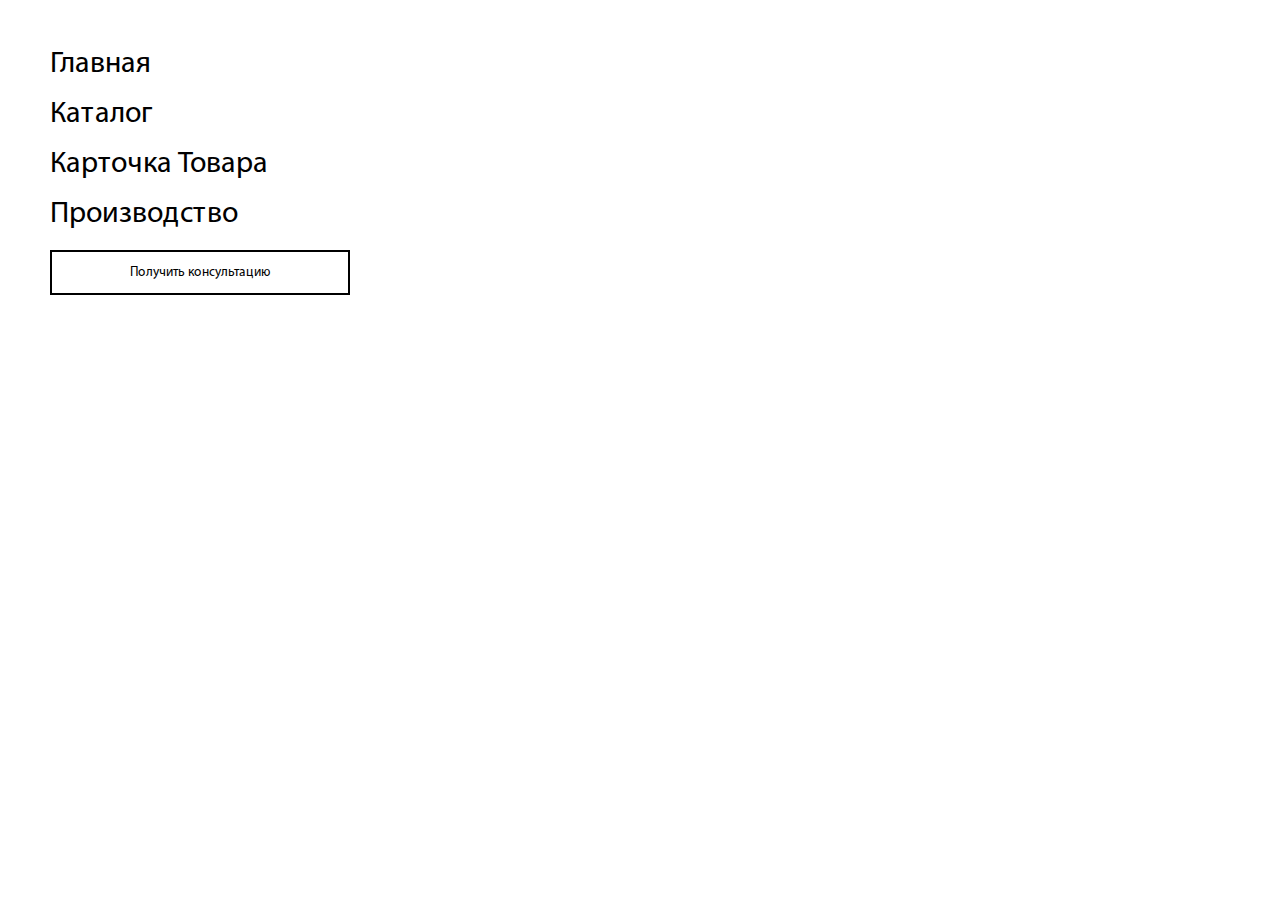
<file: nav.html>
<!DOCTYPE html> <html lang="ru">

<head>
    <meta charset="UTF-8">
    <meta name="viewport" content="width=device-width, initial-scale=1.0">
    <meta name="description" content="">
    <meta name="keywords" content="">
    <link rel="stylesheet" href="css/libs.min.css">
    <link rel="stylesheet" href="css/style.min.css">
    <script src="https://api-maps.yandex.ru/2.1/?lang=ru_RU&amp;apikey=9133eb49-3a97-4b2d-90be-6b80a97a5036" type="text/javascript"></script>
    <title>Главная</title>
</head>



<style>
    .wrapper a {
        font-size: 30px;
        text-transform: capitalize;
    }

    .wrapper button {
        margin-bottom: 25px;
        width: 300px;
        height: 45px;
    }
</style>

<body>

    <div class="wrapper" style="padding: 50px;">
        <a href="index.html" style="display: block; margin-bottom: 20px;">
            Главная
        </a>
        <a href="catalog.html" style="display: block; margin-bottom: 20px;">
            Каталог
        </a>
        <a href="catalog-item.html" style="display: block; margin-bottom: 20px;">
            Карточка товара
        </a>
        <a href="production.html" style="display: block; margin-bottom: 20px;">
            Производство
        </a>




        <button style="border: 2px solid #000;margin-bottom: 20px;" data-modal="consultModal">
            Получить консультацию
        </button>

    </div>

    <div class="modal" id="consultModal">
    <div class="modal__dialog">
        <div class="modal__top">
            <div class="modal__title display2">Получить консультацию</div>
            <button type="button" class="modal__close" data-bs-dismiss="modal" aria-label="Close">
                <svg xmlns="http://www.w3.org/2000/svg" width="16px" height="16px"  viewBox="0 0 16 16">
                    <path fill-rule="evenodd"  fill="#000000"  d="M8.0,6.5858 C8.0,6.5858 12.949951,1.6355438 12.949951,1.6355438 C12.949951,1.6355438 14.363892,3.049591 14.363892,3.049591 C14.363892,3.049591 9.41394,7.9998474 9.41394,7.9998474 C9.41394,7.9998474 14.363892,12.94957 14.363892,12.94957 C14.363892,12.94957 12.949951,14.363617 12.949951,14.363617 C12.949951,14.363617 8.0,9.41391 8.0,9.41391 C8.0,9.41391 3.0499268,14.363617 3.0499268,14.363617 C3.0499268,14.363617 1.6359863,12.94957 1.6359863,12.94957 C1.6359863,12.94957 6.5859375,7.9998474 6.5859375,7.9998474 C6.5859375,7.9998474 1.6359863,3.049591 1.6359863,3.049591 C1.6359863,3.049591 3.0499268,1.6355438 3.0499268,1.6355438 C3.0499268,1.6355438 8.0,6.5858 8.0,6.5858 Z"/>
                </svg>
            </button>
        </div>

        <form action="" class="modal__form">
            <fieldset class="form-group">
                <input type="text" placeholder="Ваше имя">
                <span class="form-group__icon">
                    <svg xmlns="http://www.w3.org/2000/svg" width="24px" height="24px">
                        <path fill-rule="evenodd"  fill="none" d="M-0.000,-0.000 L24.000,-0.000 L24.000,24.000 L-0.000,24.000 L-0.000,-0.000 Z"/>
                        <path fill-rule="evenodd"  fill="rgb(0, 15, 159)" d="M18.000,22.000 L18.000,20.000 C18.000,19.204 17.684,18.441 17.121,17.878 C16.559,17.316 15.796,17.000 15.000,17.000 L9.000,17.000 C8.204,17.000 7.441,17.316 6.879,17.878 C6.316,18.441 6.000,19.204 6.000,20.000 L6.000,22.000 L4.000,22.000 L4.000,20.000 C4.000,18.674 4.527,17.402 5.464,16.464 C6.402,15.527 7.674,15.000 9.000,15.000 L15.000,15.000 C16.326,15.000 17.598,15.527 18.536,16.464 C19.473,17.402 20.000,18.674 20.000,20.000 L20.000,22.000 L18.000,22.000 ZM16.243,11.243 C15.117,12.367 13.591,13.000 12.000,13.000 C11.212,13.000 10.432,12.845 9.704,12.543 C8.976,12.242 8.314,11.799 7.757,11.243 C7.200,10.685 6.758,10.024 6.457,9.296 C6.155,8.568 6.000,7.788 6.000,7.000 C6.000,6.212 6.155,5.432 6.457,4.704 C6.758,3.976 7.200,3.314 7.757,2.757 C8.314,2.200 8.976,1.758 9.704,1.457 C10.432,1.155 11.212,1.000 12.000,1.000 C13.591,1.000 15.117,1.632 16.243,2.757 C17.368,3.882 18.000,5.409 18.000,7.000 C18.000,8.591 17.368,10.117 16.243,11.243 ZM14.828,4.172 C14.078,3.421 13.061,2.999 12.000,2.999 C10.939,2.999 9.922,3.421 9.172,4.172 C8.421,4.921 8.000,5.939 8.000,7.000 C8.000,8.061 8.421,9.078 9.172,9.828 C9.922,10.578 10.939,11.000 12.000,11.000 C13.061,11.000 14.078,10.578 14.828,9.828 C15.578,9.078 16.000,8.061 16.000,7.000 C16.000,5.939 15.578,4.921 14.828,4.172 Z"/>
                    </svg>
                </span>
            </fieldset>
            <fieldset class="form-group">
                <input type="tel" placeholder="Ваш телефон">
                <span class="form-group__icon">
                    <svg xmlns="http://www.w3.org/2000/svg" width="24px" height="24px">
                        <path fill-rule="evenodd"  fill="none" d="M-0.000,-0.000 L24.000,-0.000 L24.000,24.000 L-0.000,24.000 L-0.000,-0.000 Z"/>
                        <path fill-rule="evenodd"  fill="rgb(0, 15, 159)" d="M20.742,20.593 C20.576,20.777 20.348,20.893 20.102,20.918 C19.572,20.973 19.038,21.000 18.500,21.000 C9.940,21.000 3.000,14.060 3.000,5.500 C3.000,4.962 3.027,4.428 3.082,3.897 C3.107,3.651 3.223,3.423 3.407,3.257 C3.591,3.091 3.829,2.999 4.077,2.999 L8.539,2.999 C8.791,2.999 9.033,3.095 9.218,3.265 C9.402,3.436 9.516,3.670 9.536,3.921 C9.662,5.527 10.127,7.090 10.900,8.503 C11.017,8.718 11.052,8.968 10.998,9.207 C10.943,9.446 10.803,9.656 10.604,9.798 L9.366,10.682 C10.304,12.330 11.669,13.695 13.318,14.634 L14.202,13.396 C14.344,13.197 14.554,13.057 14.793,13.002 C15.031,12.948 15.281,12.982 15.496,13.100 C16.910,13.873 18.472,14.337 20.079,14.464 C20.330,14.484 20.564,14.597 20.735,14.782 C20.905,14.967 21.000,15.209 21.000,15.461 L21.000,19.923 C21.000,20.170 20.908,20.409 20.742,20.593 ZM19.000,16.353 C17.731,16.165 16.496,15.795 15.332,15.256 L13.975,17.156 C13.429,16.943 12.898,16.693 12.387,16.406 L12.329,16.373 C10.368,15.256 8.743,13.632 7.627,11.671 L7.594,11.613 C7.307,11.102 7.056,10.571 6.844,10.025 L8.744,8.668 C8.205,7.504 7.835,6.268 7.647,5.000 L5.010,5.000 C5.004,5.166 5.001,5.333 5.001,5.500 C5.000,12.956 11.044,19.000 18.500,19.000 C18.667,19.000 18.834,18.997 19.000,18.990 L19.000,16.353 Z"/>
                    </svg>
                </span>
            </fieldset>
            <div class="modal__hint">Нажимая на кнопку “Отправить” вы соглашаетесь с политикой конфиденциальности</div>
            <button class="modal__btn mbtn mbtn-primary">
                Отправить
            </button>
        </form>
    </div>
</div>



    <!--  -->
    <script src="js/libs.min.js"></script>
<script src="js/main.min.js"></script>
<script type="text/javascript">
    ymaps.ready(init);
    const coord = [54.017310, 38.074447]

    function init() {
        var myMap = new ymaps.Map("map", {
            center: coord,
            zoom: 15
        });

        var myPlacemark = new ymaps.Placemark(coord, null, {
            iconLayout: 'default#image',
            iconImageHref: "img/pin.svg",
            iconImageSize: [48, 59],
            // iconImageOffset: [-15, -44]
        });
        myMap.geoObjects.add(myPlacemark);
        myMap.behaviors.disable('scrollZoom');

    }
</script>

</body>

</html>
</file>
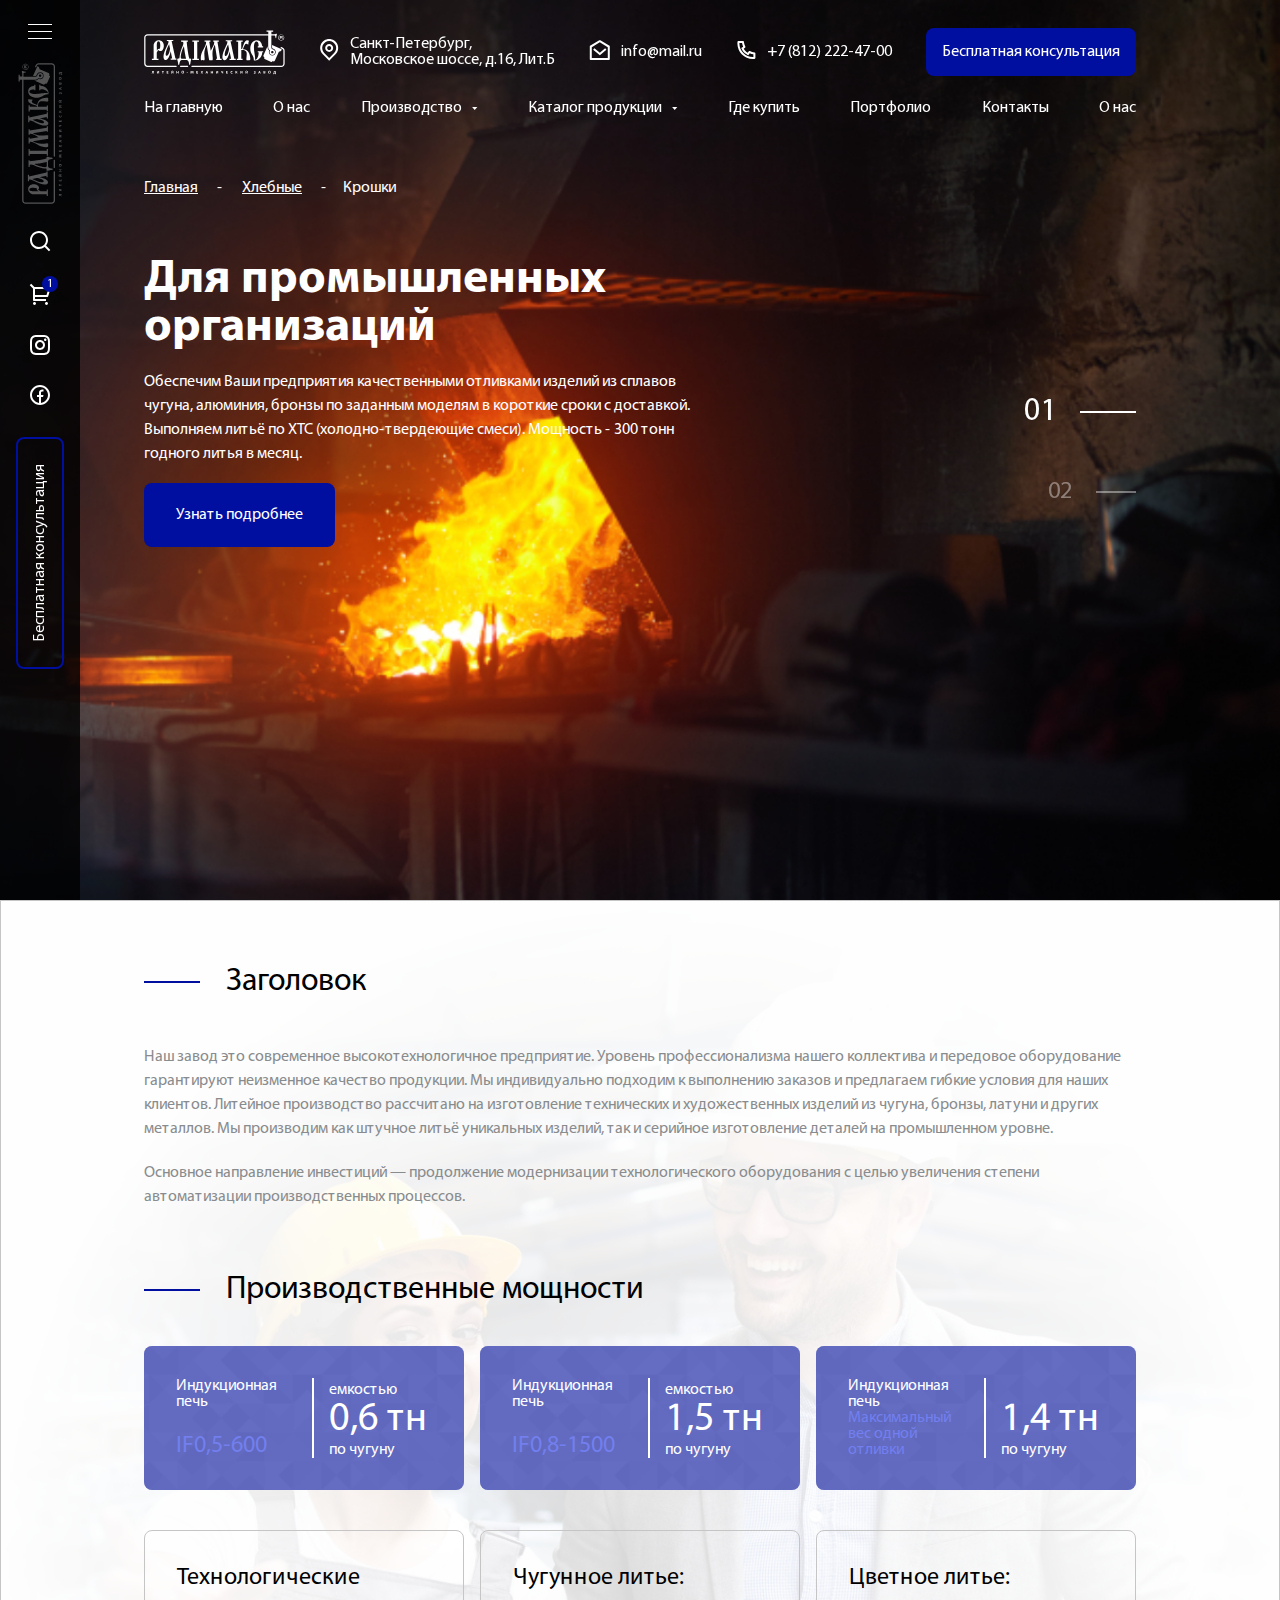
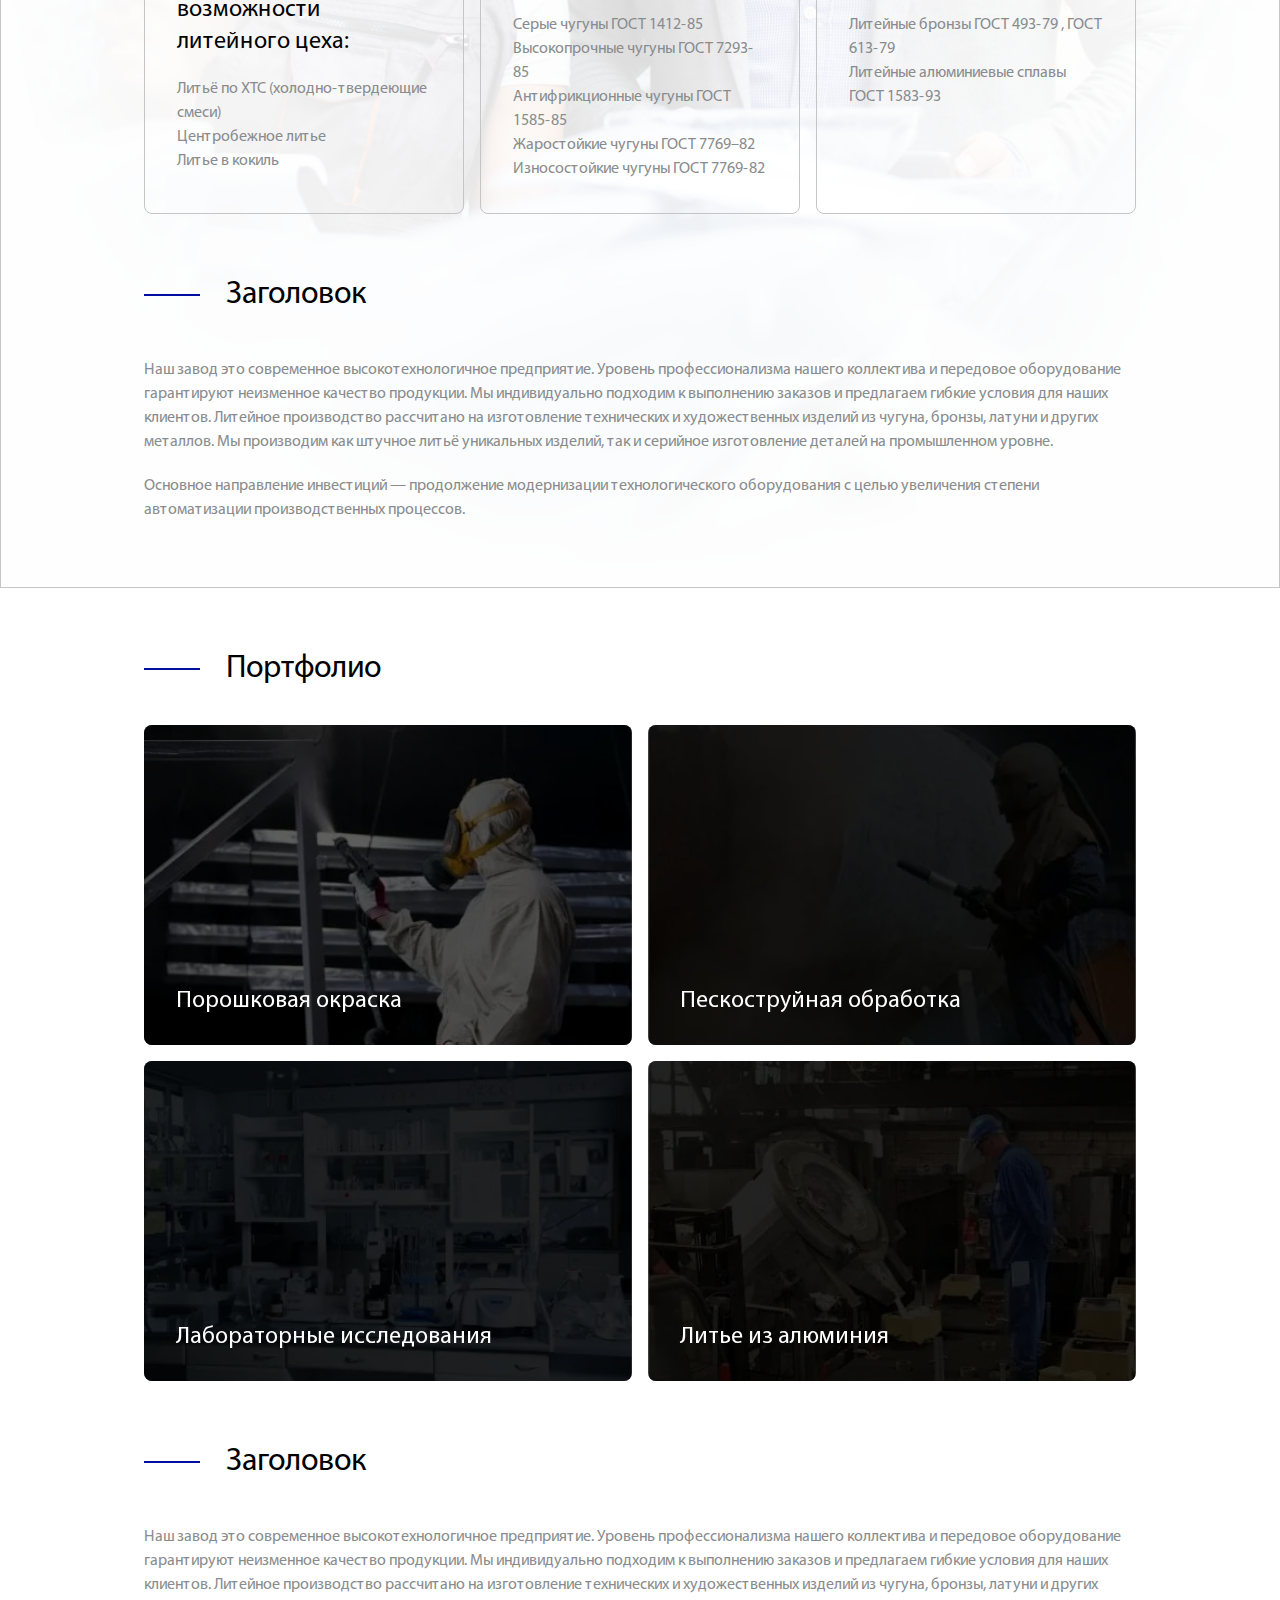
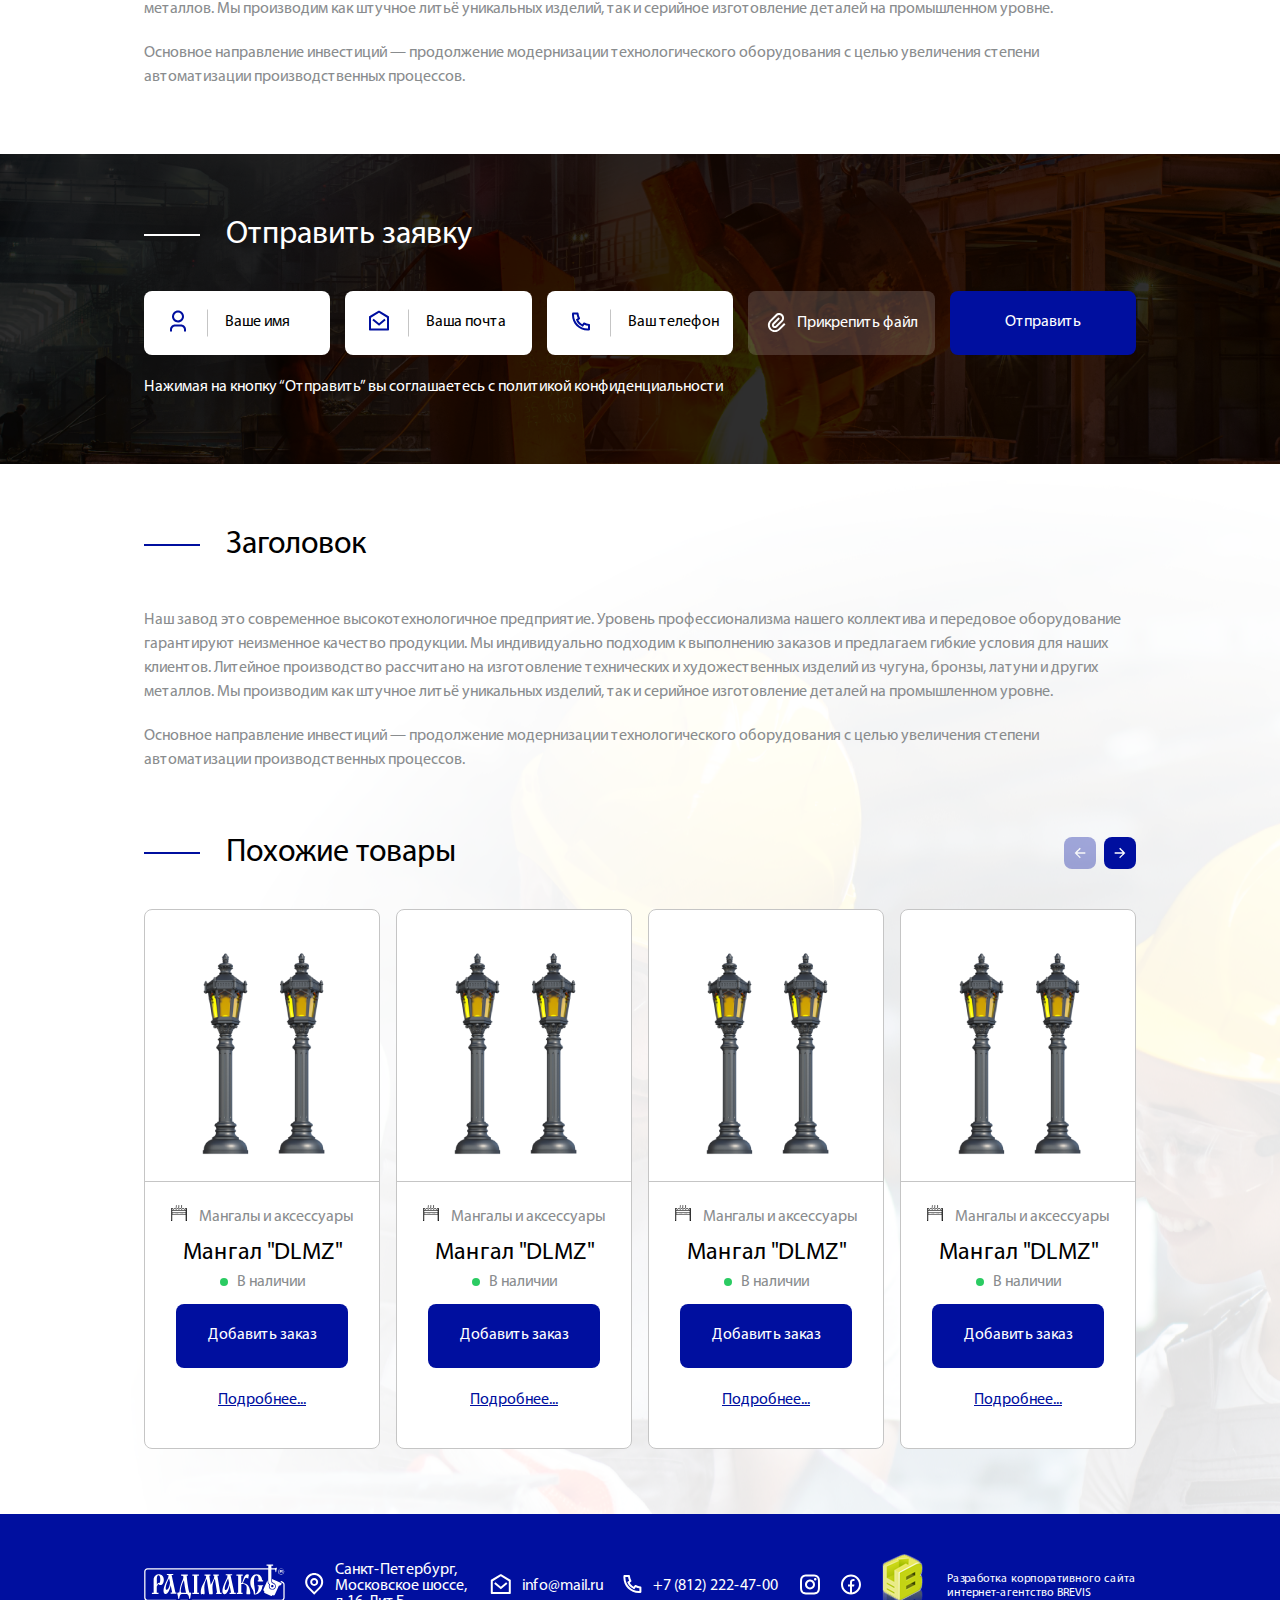
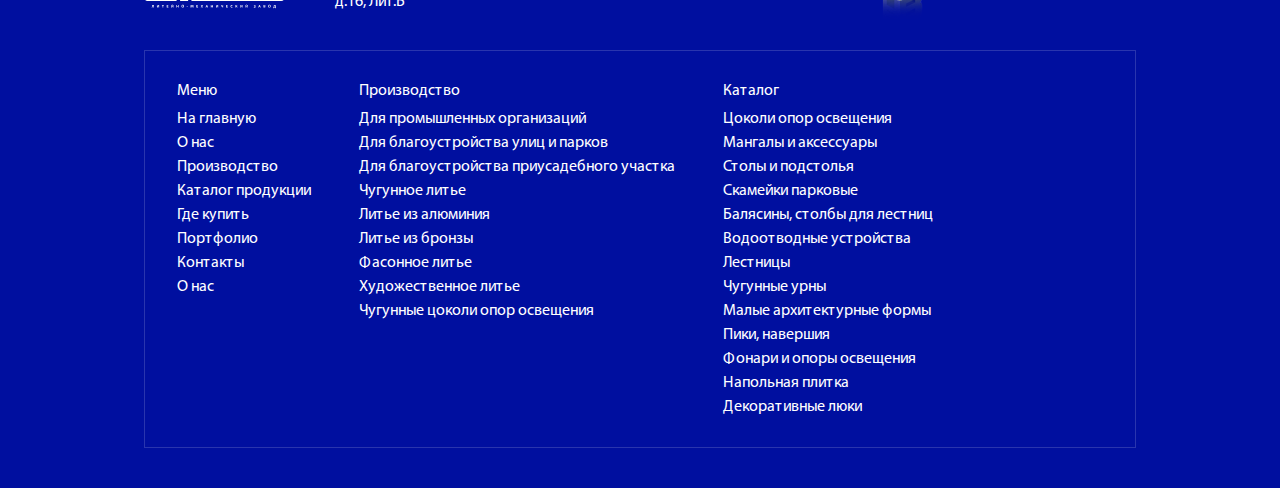
<file: production.html>
<!DOCTYPE html> <html lang="ru">

<head>
    <meta charset="UTF-8">
    <meta name="viewport" content="width=device-width, initial-scale=1.0">
    <meta name="description" content="">
    <meta name="keywords" content="">
    <link rel="stylesheet" href="css/libs.min.css">
    <link rel="stylesheet" href="css/style.min.css">
    <script src="https://api-maps.yandex.ru/2.1/?lang=ru_RU&amp;apikey=9133eb49-3a97-4b2d-90be-6b80a97a5036" type="text/javascript"></script>
    <title>Главная</title>
</head>


<body>
    <div class="wrapper">
        <header class="header">
            <div class="container">
    <div class="header__inner">
        <a href="/" class="header__logo logo">
            <svg
                    xmlns="http://www.w3.org/2000/svg"
                    width="141px" height="45px">
                <path fill-rule="evenodd"  fill="rgb(255, 255, 255)"
                      d="M138.087,7.527 C138.568,7.623 138.568,8.010 138.568,8.203 C138.568,8.589 138.568,8.686 138.713,8.831 L137.895,8.831 C137.751,8.638 137.799,8.541 137.751,8.107 C137.702,7.768 137.318,7.768 137.222,7.768 L136.596,7.768 L136.548,8.831 L135.779,8.831 L135.779,6.029 L137.510,6.029 C137.847,6.029 138.664,6.078 138.664,6.802 C138.664,7.285 138.328,7.478 138.087,7.527 ZM137.270,6.561 L136.596,6.561 L136.548,6.561 L136.548,7.285 L137.270,7.285 C137.751,7.285 137.799,7.092 137.799,6.947 C137.799,6.657 137.606,6.561 137.270,6.561 Z"/>
                <path fill-rule="evenodd"  fill="rgb(255, 255, 255)"
                      d="M137.173,10.570 C135.442,10.570 134.095,9.169 134.095,7.478 C134.095,5.788 135.490,4.387 137.173,4.387 C138.857,4.387 140.251,5.788 140.251,7.478 C140.251,9.169 138.857,10.570 137.173,10.570 ZM137.173,4.870 C135.731,4.870 134.576,6.029 134.576,7.478 C134.576,8.927 135.731,10.087 137.173,10.087 C138.616,10.087 139.771,8.927 139.771,7.478 C139.771,6.029 138.616,4.870 137.173,4.870 Z"/>
                <path fill-rule="evenodd"  fill="rgb(255, 255, 255)"
                      d="M16.362,21.051 C15.448,21.051 15.112,20.665 14.246,20.037 L12.755,22.549 L12.755,28.732 L14.486,28.732 L14.486,29.891 L7.898,29.891 L7.898,28.732 L9.629,28.732 L9.629,18.588 C9.629,17.477 9.629,16.366 9.677,14.386 C10.398,11.971 12.274,10.135 14.631,10.135 C17.709,10.135 19.825,12.260 19.825,15.690 C19.825,18.395 18.574,21.051 16.362,21.051 ZM14.534,11.343 C12.659,11.343 12.851,15.062 12.851,17.139 L12.851,20.858 L14.150,18.636 C14.342,18.878 14.727,19.120 14.919,19.120 C15.448,19.120 16.266,18.540 16.266,15.642 C16.266,13.709 16.073,11.343 14.534,11.343 Z"/>
                <path fill-rule="evenodd"  fill="rgb(255, 255, 255)"
                      d="M26.654,29.650 L26.654,28.442 L28.193,28.442 L26.654,21.293 C26.029,25.495 24.009,30.036 21.797,30.036 C20.498,30.036 19.488,28.925 19.488,26.703 C19.488,23.708 21.027,20.134 22.422,17.236 C23.576,14.772 24.730,13.516 24.442,11.053 L22.855,11.053 L22.855,9.894 L29.251,9.894 L29.251,11.053 L27.616,11.053 L31.415,28.490 L32.377,28.490 L32.377,29.650 L26.654,29.650 ZM25.115,14.289 C23.817,16.656 21.941,20.713 21.700,23.660 C21.700,23.902 21.700,24.143 21.700,24.384 C21.749,25.013 22.037,25.737 22.855,25.737 C24.442,25.737 25.788,21.293 26.029,18.685 L25.115,14.289 Z"/>
                <path fill-rule="evenodd"  fill="rgb(255, 255, 255)"
                      d="M46.469,32.596 C46.373,33.466 46.324,34.915 45.699,34.915 C45.218,34.915 45.122,34.239 45.074,33.707 C44.689,30.133 43.102,29.988 41.563,29.988 L39.447,29.988 C38.052,29.988 36.369,29.746 35.696,32.258 C35.407,33.321 35.359,34.915 34.686,34.915 C34.205,34.915 34.157,34.093 34.109,33.610 C33.820,30.422 33.291,30.422 33.291,29.263 C33.291,28.539 33.868,28.442 34.109,28.442 C34.445,28.442 34.542,28.539 34.830,28.539 C35.359,28.539 35.455,27.862 35.503,27.476 C35.696,26.317 35.696,23.467 37.571,18.636 C38.485,16.269 39.399,14.724 39.399,12.937 C39.399,12.454 39.255,11.681 38.197,11.681 L37.090,11.681 L37.090,10.522 L43.872,10.522 L43.872,11.681 L42.717,11.681 C43.006,16.366 44.785,28.732 45.651,28.732 C45.940,28.732 46.276,28.394 46.613,28.394 C46.902,28.394 47.190,28.780 47.190,29.360 C47.190,29.939 46.757,30.615 46.469,32.596 ZM39.928,16.269 C38.197,19.313 36.754,24.578 36.754,26.993 C36.754,28.635 37.331,28.780 38.485,28.780 L42.044,28.780 C40.361,20.279 40.698,21.535 39.928,16.269 Z"/>
                <path fill-rule="evenodd"  fill="rgb(255, 255, 255)"
                      d="M54.933,11.729 L54.933,10.570 L48.344,10.570 L48.344,11.729 L50.028,11.729 L50.028,28.780 L48.344,28.780 L48.344,29.939 L54.933,29.939 L54.933,28.780 L53.250,28.780 L53.250,11.729 L54.933,11.729 Z"/>
                <path fill-rule="evenodd"  fill="rgb(255, 255, 255)"
                      d="M72.151,29.939 L77.633,29.939 L77.633,28.780 L76.191,28.780 L73.449,11.729 L74.796,11.729 L74.796,10.570 L69.265,10.570 L69.265,11.729 L70.179,11.729 L70.227,12.212 C70.323,14.820 68.544,17.236 67.053,20.134 C66.957,20.327 66.812,20.569 66.716,20.762 L65.273,11.729 L66.428,11.729 L66.428,10.570 L60.560,10.570 L60.560,11.729 L62.099,11.729 C62.436,14.482 60.560,17.042 58.973,20.134 C57.675,22.597 56.761,24.819 56.761,28.200 C56.761,30.519 57.338,30.229 57.915,30.133 C58.348,30.084 58.685,30.036 59.117,30.133 C59.550,30.229 59.935,30.374 60.320,30.133 C60.560,29.988 60.608,29.795 60.608,29.553 C60.656,29.070 60.608,28.587 60.608,28.152 C60.512,26.413 60.320,25.109 60.320,23.564 C60.320,20.279 61.282,17.574 62.676,14.724 L64.937,29.070 C65.081,30.471 65.562,30.277 66.043,30.181 C66.476,30.133 66.812,30.084 67.245,30.181 C67.678,30.277 68.063,30.422 68.447,30.181 C68.688,30.036 68.736,29.843 68.736,29.601 C68.784,29.118 68.736,28.635 68.736,28.200 C68.640,26.462 68.447,25.157 68.447,23.612 C68.447,20.327 69.409,17.622 70.804,14.772 L70.852,14.724 L73.113,28.828 L72.199,28.828 L72.199,29.939 L72.151,29.939 Z"/>
                <path fill-rule="evenodd"  fill="rgb(255, 255, 255)"
                      d="M85.617,29.939 L85.521,29.939 L85.521,28.780 L87.108,28.780 L85.569,21.583 C84.944,25.785 82.924,30.326 80.711,30.326 C79.413,30.326 78.403,29.215 78.403,26.993 C78.403,23.998 79.942,20.424 81.337,17.526 C82.491,15.062 83.645,13.806 83.357,11.343 L81.769,11.343 L81.769,10.183 L88.166,10.183 L88.166,11.343 L86.531,11.343 L90.330,28.780 L91.773,28.780 L91.773,29.939 L85.617,29.939 ZM84.126,14.579 C82.876,16.946 80.952,21.003 80.711,23.950 C80.711,24.191 80.711,24.433 80.711,24.675 C80.760,25.302 81.048,26.027 81.866,26.027 C83.405,26.027 84.751,21.535 85.040,18.975 L84.126,14.579 Z"/>
                <path fill-rule="evenodd"  fill="rgb(255, 255, 255)"
                      d="M113.752,17.429 L119.138,17.429 L119.138,16.269 L118.273,16.269 C117.984,13.903 116.782,10.183 112.598,10.183 C108.846,10.183 106.297,13.854 106.297,18.782 C106.297,20.134 106.393,21.728 107.836,24.336 C108.654,25.785 109.760,27.283 109.808,29.457 L109.808,30.229 C110.193,30.471 110.529,30.567 111.299,30.567 C113.944,30.567 118.080,27.669 118.273,22.356 L119.138,22.356 L119.138,21.197 L113.752,21.197 L113.752,22.356 L114.617,22.356 C114.906,26.462 112.742,29.843 111.347,29.843 C111.107,29.843 110.962,29.795 110.866,29.698 C111.010,29.070 111.107,28.780 111.107,28.152 C111.107,27.138 110.962,25.979 110.674,24.143 C110.241,21.873 109.952,19.796 109.952,17.332 C109.952,12.840 111.155,11.391 112.405,11.391 C113.271,11.391 114.714,11.971 114.617,16.318 L113.752,16.318 L113.752,17.429 Z"/>
                <path fill-rule="evenodd"  fill="rgb(255, 255, 255)"
                      d="M102.402,29.601 C102.402,29.843 102.450,29.988 102.690,30.181 C103.075,30.422 103.460,30.277 103.893,30.181 C104.325,30.084 104.662,30.133 105.095,30.181 C105.672,30.277 106.490,30.519 106.249,28.297 C105.912,25.495 105.624,24.529 105.095,23.129 C104.037,20.520 101.776,19.409 98.939,19.216 C100.286,15.690 100.959,13.806 102.209,13.806 C102.931,13.806 103.219,14.096 103.989,14.482 L104.422,14.482 C104.373,12.744 104.566,12.309 104.999,10.667 C104.566,10.377 103.893,10.183 103.171,10.183 C100.382,10.183 99.035,16.366 98.314,18.347 L98.025,19.120 L97.256,19.120 L97.256,11.729 L98.698,11.729 L98.698,10.570 L92.398,10.570 L92.398,11.729 L94.130,11.729 L94.130,28.780 L92.831,28.780 L92.831,29.939 L98.602,29.939 L98.602,28.780 L97.304,28.780 L97.304,20.086 L97.400,20.037 C100.478,20.037 102.738,20.617 102.738,23.757 C102.738,25.254 102.546,26.558 102.450,28.249 C102.354,28.684 102.354,29.118 102.402,29.601 Z"/>
                <path fill-rule="evenodd"  fill="rgb(255, 255, 255)"
                      d="M8.138,42.063 C8.138,42.450 8.090,42.788 7.946,42.981 C7.898,43.030 7.753,43.126 7.657,43.126 L7.753,43.609 C7.946,43.609 8.138,43.561 8.282,43.464 C8.667,43.223 8.763,42.692 8.763,42.015 L8.763,41.388 L9.340,41.388 L9.340,43.561 L9.918,43.561 L9.918,40.904 L8.138,40.904 L8.138,42.063 Z"/>
                <path fill-rule="evenodd"  fill="rgb(255, 255, 255)"
                      d="M13.909,41.967 C13.765,42.257 13.573,42.595 13.428,42.933 C13.476,42.595 13.476,42.160 13.476,41.725 L13.476,40.952 L12.947,40.952 L12.947,43.561 L13.621,43.561 L14.150,42.595 C14.294,42.305 14.486,41.967 14.583,41.629 C14.534,41.967 14.534,42.353 14.534,42.740 L14.534,43.561 L15.112,43.561 L15.112,40.904 L14.486,40.904 L13.909,41.967 Z"/>
                <path fill-rule="evenodd"  fill="rgb(255, 255, 255)"
                      d="M17.901,41.436 L18.574,41.436 L18.574,43.561 L19.200,43.561 L19.200,41.436 L19.921,41.436 L19.921,40.904 L17.901,40.904 L17.901,41.436 Z"/>
                <path fill-rule="evenodd"  fill="rgb(255, 255, 255)"
                      d="M23.288,42.450 L24.249,42.450 L24.249,41.967 L23.288,41.967 L23.288,41.388 L24.346,41.388 L24.346,40.904 L22.710,40.904 L22.710,43.561 L24.394,43.561 L24.394,43.078 L23.288,43.078 L23.288,42.450 Z"/>
                <path fill-rule="evenodd"  fill="rgb(255, 255, 255)"
                      d="M28.241,41.967 C28.097,42.257 27.905,42.595 27.760,42.933 C27.808,42.595 27.808,42.160 27.808,41.725 L27.808,40.952 L27.279,40.952 L27.279,43.561 L27.953,43.561 L28.482,42.595 C28.626,42.305 28.818,41.967 28.915,41.629 C28.867,41.967 28.867,42.353 28.867,42.740 L28.867,43.561 L29.395,43.561 L29.395,40.904 L28.770,40.904 L28.241,41.967 Z"/>
                <path fill-rule="evenodd"  fill="rgb(255, 255, 255)"
                      d="M28.337,40.808 C28.674,40.808 28.915,40.663 28.915,40.325 L28.530,40.325 C28.530,40.470 28.482,40.566 28.337,40.566 C28.193,40.566 28.145,40.470 28.145,40.325 L27.712,40.325 C27.808,40.614 28.001,40.808 28.337,40.808 Z"/>
                <path fill-rule="evenodd"  fill="rgb(255, 255, 255)"
                      d="M34.012,41.919 L33.003,41.919 L33.003,40.904 L32.425,40.904 L32.425,43.561 L33.003,43.561 L33.003,42.450 L34.012,42.450 L34.012,43.561 L34.590,43.561 L34.590,40.904 L34.012,40.904 L34.012,41.919 Z"/>
                <path fill-rule="evenodd"  fill="rgb(255, 255, 255)"
                      d="M38.726,43.609 C37.956,43.609 37.475,43.030 37.475,42.257 C37.475,41.436 38.004,40.856 38.774,40.856 C39.543,40.856 40.024,41.484 40.024,42.208 C40.024,43.078 39.495,43.609 38.726,43.609 ZM38.726,41.339 C38.341,41.339 38.100,41.725 38.100,42.257 C38.100,42.740 38.341,43.126 38.726,43.126 C39.159,43.126 39.399,42.740 39.351,42.208 C39.351,41.725 39.159,41.339 38.726,41.339 Z"/>
                <path fill-rule="evenodd"  fill="rgb(255, 255, 255)"
                      d="M42.718,42.353 L43.727,42.353 L43.727,42.740 L42.718,42.740 L42.718,42.353 Z"/>
                <path fill-rule="evenodd"  fill="rgb(255, 255, 255)"
                      d="M48.537,40.904 L48.248,41.774 C48.152,42.063 48.056,42.401 48.008,42.740 C47.960,42.401 47.863,42.112 47.767,41.774 L47.527,40.904 L46.709,40.904 L46.517,43.561 L47.094,43.561 L47.142,42.546 C47.142,42.208 47.190,41.822 47.190,41.436 C47.238,41.774 47.334,42.160 47.431,42.498 L47.719,43.512 L48.200,43.512 L48.537,42.450 C48.633,42.160 48.729,41.774 48.825,41.436 C48.825,41.822 48.825,42.208 48.873,42.546 L48.921,43.561 L49.499,43.561 L49.354,40.904 L48.537,40.904 Z"/>
                <path fill-rule="evenodd"  fill="rgb(255, 255, 255)"
                      d="M52.961,42.450 L53.923,42.450 L53.923,41.967 L52.961,41.967 L52.961,41.388 L54.019,41.388 L54.019,40.904 L52.336,40.904 L52.336,43.561 L54.068,43.561 L54.068,43.078 L52.961,43.078 L52.961,42.450 Z"/>
                <path fill-rule="evenodd"  fill="rgb(255, 255, 255)"
                      d="M58.973,40.904 L58.300,40.904 L58.059,41.388 C58.011,41.532 57.963,41.677 57.867,41.822 C57.819,41.677 57.723,41.532 57.675,41.388 L57.434,40.904 L56.761,40.904 L57.482,42.208 L56.713,43.561 L57.386,43.561 L57.627,43.078 C57.723,42.885 57.771,42.740 57.819,42.595 C57.915,42.740 57.963,42.885 58.059,43.078 L58.300,43.561 L58.973,43.561 L58.204,42.208 L58.973,40.904 Z"/>
                <path fill-rule="evenodd"  fill="rgb(255, 255, 255)"
                      d="M63.350,43.561 L63.157,42.885 L62.388,42.885 L62.195,43.561 L61.570,43.561 L62.388,40.904 L63.157,40.904 L63.975,43.561 L63.350,43.561 ZM62.917,41.870 C62.869,41.677 62.821,41.484 62.772,41.339 C62.724,41.532 62.676,41.725 62.628,41.870 L62.484,42.450 L63.061,42.450 L62.917,41.870 Z"/>
                <path fill-rule="evenodd"  fill="rgb(255, 255, 255)"
                      d="M68.399,41.919 L67.438,41.919 L67.438,40.904 L66.812,40.904 L66.812,43.561 L67.438,43.561 L67.438,42.450 L68.399,42.450 L68.399,43.561 L69.025,43.561 L69.025,40.904 L68.399,40.904 L68.399,41.919 Z"/>
                <path fill-rule="evenodd"  fill="rgb(255, 255, 255)"
                      d="M73.016,41.967 C72.872,42.257 72.680,42.595 72.536,42.933 C72.584,42.595 72.584,42.160 72.584,41.725 L72.584,40.952 L72.055,40.952 L72.055,43.561 L72.728,43.561 L73.257,42.595 C73.401,42.305 73.594,41.967 73.690,41.629 C73.642,41.967 73.642,42.353 73.642,42.740 L73.642,43.561 L74.171,43.561 L74.171,40.904 L73.545,40.904 L73.016,41.967 Z"/>
                <path fill-rule="evenodd"  fill="rgb(255, 255, 255)"
                      d="M78.547,42.015 C78.451,42.063 78.307,42.112 78.162,42.112 C77.874,42.112 77.730,41.967 77.730,41.677 L77.730,40.904 L77.153,40.904 L77.153,41.774 C77.153,42.353 77.489,42.595 77.970,42.595 C78.211,42.595 78.355,42.546 78.547,42.450 L78.547,43.561 L79.124,43.561 L79.124,40.904 L78.547,40.904 L78.547,42.015 Z"/>
                <path fill-rule="evenodd"  fill="rgb(255, 255, 255)"
                      d="M82.731,42.450 L83.693,42.450 L83.693,41.967 L82.731,41.967 L82.731,41.388 L83.741,41.388 L83.741,40.904 L82.106,40.904 L82.106,43.561 L83.789,43.561 L83.789,43.078 L82.731,43.078 L82.731,42.450 Z"/>
                <path fill-rule="evenodd"  fill="rgb(255, 255, 255)"
                      d="M88.022,41.388 C88.214,41.388 88.406,41.436 88.503,41.484 L88.647,41.001 C88.551,40.952 88.310,40.904 87.974,40.904 C87.156,40.904 86.531,41.388 86.531,42.305 C86.531,43.078 87.012,43.657 87.925,43.657 C88.262,43.657 88.503,43.609 88.599,43.561 L88.503,43.078 C88.406,43.126 88.166,43.174 88.022,43.174 C87.493,43.174 87.156,42.837 87.156,42.305 C87.156,41.677 87.541,41.388 88.022,41.388 Z"/>
                <path fill-rule="evenodd"  fill="rgb(255, 255, 255)"
                      d="M92.831,40.904 L92.110,42.015 L92.062,42.015 L92.062,40.904 L91.484,40.904 L91.484,43.561 L92.062,43.561 L92.062,42.450 L92.158,42.450 C92.494,42.450 92.591,42.692 92.687,42.981 C92.735,43.174 92.783,43.368 92.879,43.561 L93.504,43.561 C93.360,43.319 93.312,43.030 93.216,42.740 C93.120,42.401 92.975,42.160 92.591,42.112 L93.504,40.952 L92.831,40.904 Z"/>
                <path fill-rule="evenodd"  fill="rgb(255, 255, 255)"
                      d="M97.304,41.967 C97.159,42.257 96.967,42.595 96.823,42.933 C96.871,42.595 96.871,42.160 96.871,41.725 L96.871,40.952 L96.342,40.952 L96.342,43.561 L97.015,43.561 L97.544,42.595 C97.689,42.305 97.881,41.967 97.977,41.629 C97.929,41.967 97.929,42.353 97.929,42.740 L97.929,43.561 L98.458,43.561 L98.458,40.904 L97.833,40.904 L97.304,41.967 Z"/>
                <path fill-rule="evenodd"  fill="rgb(255, 255, 255)"
                      d="M102.546,40.808 C102.883,40.808 103.123,40.663 103.123,40.325 L102.738,40.325 C102.738,40.470 102.690,40.566 102.546,40.566 C102.402,40.566 102.354,40.470 102.354,40.325 L101.921,40.325 C102.017,40.614 102.209,40.808 102.546,40.808 Z"/>
                <path fill-rule="evenodd"  fill="rgb(255, 255, 255)"
                      d="M102.498,41.967 C102.354,42.257 102.161,42.595 102.017,42.933 C102.065,42.595 102.065,42.160 102.065,41.725 L102.065,40.952 L101.536,40.952 L101.536,43.561 L102.209,43.561 L102.738,42.595 C102.883,42.305 103.075,41.967 103.171,41.629 C103.123,41.967 103.123,42.353 103.123,42.740 L103.123,43.561 L103.652,43.561 L103.652,40.904 L103.027,40.904 L102.498,41.967 Z"/>
                <path fill-rule="evenodd"  fill="rgb(255, 255, 255)"
                      d="M111.010,42.208 C111.299,42.112 111.540,41.919 111.540,41.581 C111.540,41.194 111.203,40.904 110.626,40.904 C110.241,40.904 110.001,41.001 109.808,41.097 L109.952,41.532 C110.097,41.436 110.337,41.388 110.529,41.388 C110.770,41.388 110.914,41.484 110.914,41.677 C110.914,41.870 110.722,42.015 110.433,42.015 L110.193,42.015 L110.193,42.450 L110.433,42.450 C110.674,42.450 111.010,42.498 111.010,42.788 C111.010,43.030 110.818,43.126 110.529,43.126 C110.289,43.126 110.001,43.030 109.904,42.981 L109.760,43.464 C110.001,43.609 110.289,43.657 110.578,43.657 C111.059,43.657 111.684,43.464 111.684,42.837 C111.636,42.450 111.347,42.257 111.010,42.208 Z"/>
                <path fill-rule="evenodd"  fill="rgb(255, 255, 255)"
                      d="M116.060,43.561 L115.868,42.885 L115.098,42.885 L114.906,43.561 L114.281,43.561 L115.098,40.904 L115.868,40.904 L116.685,43.561 L116.060,43.561 ZM115.627,41.870 C115.579,41.677 115.531,41.484 115.483,41.339 C115.435,41.532 115.387,41.725 115.339,41.870 L115.195,42.450 L115.772,42.450 L115.627,41.870 Z"/>
                <path fill-rule="evenodd"  fill="rgb(255, 255, 255)"
                      d="M120.966,42.160 C121.254,42.208 121.495,42.450 121.543,42.788 C121.543,43.030 121.399,43.223 121.254,43.368 C121.062,43.512 120.725,43.609 120.196,43.609 C119.860,43.609 119.667,43.561 119.523,43.561 L119.523,40.952 C119.667,40.952 120.004,40.904 120.293,40.904 C120.629,40.904 120.870,40.952 121.062,41.049 C121.254,41.146 121.399,41.339 121.399,41.581 C121.399,41.822 121.254,42.063 120.966,42.160 ZM120.341,41.339 C120.244,41.339 120.148,41.339 120.100,41.339 L120.100,41.967 L120.293,41.967 C120.581,41.967 120.773,41.822 120.773,41.629 C120.773,41.436 120.629,41.339 120.341,41.339 ZM120.293,42.401 L120.100,42.401 L120.100,43.174 C120.148,43.174 120.244,43.174 120.341,43.174 C120.581,43.174 120.821,43.078 120.821,42.788 C120.821,42.498 120.581,42.401 120.293,42.401 Z"/>
                <path fill-rule="evenodd"  fill="rgb(255, 255, 255)"
                      d="M125.438,43.609 C124.669,43.609 124.188,43.030 124.188,42.257 C124.188,41.436 124.717,40.856 125.487,40.856 C126.304,40.856 126.737,41.484 126.737,42.208 C126.737,43.078 126.208,43.609 125.438,43.609 ZM125.487,41.339 C125.102,41.339 124.861,41.725 124.861,42.257 C124.861,42.740 125.102,43.126 125.487,43.126 C125.871,43.126 126.112,42.740 126.112,42.208 C126.112,41.725 125.919,41.339 125.487,41.339 Z"/>
                <path fill-rule="evenodd"  fill="rgb(255, 255, 255)"
                      d="M131.931,44.237 L131.450,44.237 L131.402,43.561 L129.863,43.561 L129.815,44.237 L129.334,44.237 L129.286,43.078 L129.527,43.078 C129.623,42.885 129.719,42.692 129.767,42.498 C129.815,42.257 129.863,41.967 129.863,41.629 L129.863,40.904 L131.595,40.904 L131.739,43.078 L131.979,43.078 L131.931,44.237 ZM131.017,41.436 L130.440,41.436 L130.440,41.774 C130.440,42.063 130.440,42.353 130.344,42.643 C130.296,42.788 130.200,42.933 130.152,43.078 L131.017,43.078 L131.017,41.436 Z"/>
                <path fill-rule="evenodd"  fill="rgb(255, 255, 255)"
                      d="M120.629,29.022 L127.218,31.968 C127.603,32.161 128.084,31.968 128.276,31.582 L128.565,31.002 L129.046,31.244 C129.767,31.582 130.585,31.244 130.921,30.519 L134.865,21.631 L137.077,20.907 L137.751,19.361 L128.036,15.014 L128.036,16.511 C127.988,16.898 128.036,17.719 128.228,18.105 C128.372,18.395 128.949,18.685 129.382,18.830 L129.430,18.830 C130.825,19.313 131.787,20.617 131.787,22.114 C131.787,24.046 130.248,25.592 128.324,25.592 C126.400,25.592 124.861,24.046 124.861,22.114 C124.861,21.583 125.006,21.051 125.198,20.569 C124.861,20.279 124.380,19.893 124.044,19.264 C123.611,18.443 123.515,17.139 123.515,16.318 L119.523,25.302 C119.186,26.027 119.523,26.848 120.244,27.186 L120.485,27.283 L120.196,27.862 C120.052,28.346 120.244,28.828 120.629,29.022 Z"/>
                <path fill-rule="evenodd"  fill="rgb(255, 255, 255)"
                      d="M43.631,35.688 L36.561,35.688 C36.225,35.688 35.936,35.977 35.936,36.315 C35.936,36.654 36.225,36.943 36.561,36.943 L43.631,36.943 C43.968,36.943 44.256,36.654 44.256,36.315 C44.256,35.977 44.016,35.688 43.631,35.688 Z"/>
                <path fill-rule="evenodd"  fill="rgb(255, 255, 255)"
                      d="M137.462,17.091 C137.125,16.946 136.789,17.091 136.644,17.429 C136.500,17.767 136.644,18.105 136.981,18.250 C139.193,19.216 139.386,19.651 139.386,20.762 L139.386,33.659 C139.386,34.818 138.472,35.736 137.318,35.736 L47.912,35.736 C47.575,35.736 47.286,36.026 47.286,36.364 C47.286,36.702 47.575,36.992 47.912,36.992 L137.318,36.992 C139.145,36.992 140.636,35.495 140.636,33.659 L140.636,20.762 C140.636,18.830 139.674,18.105 137.462,17.091 Z"/>
                <path fill-rule="evenodd"  fill="rgb(255, 255, 255)"
                      d="M132.316,7.334 C132.268,7.623 132.220,8.203 131.883,8.203 C131.450,8.203 131.402,7.092 131.210,6.367 C131.114,5.933 130.921,5.643 130.681,5.450 L127.362,5.450 L127.362,16.463 C127.362,16.463 127.218,17.719 127.555,18.443 C127.891,19.168 129.190,19.506 129.190,19.506 C130.296,19.844 131.114,20.907 131.114,22.162 C131.114,23.708 129.863,24.964 128.324,24.964 C126.785,24.964 125.535,23.708 125.535,22.162 C125.535,21.486 125.727,20.907 126.112,20.424 C126.112,20.424 125.198,20.037 124.669,19.023 C124.092,18.009 124.188,15.787 124.188,15.787 L124.188,5.450 L3.521,5.450 C2.367,5.450 1.453,6.367 1.453,7.527 L1.453,33.610 C1.453,34.770 2.367,35.688 3.521,35.688 L32.137,35.688 C32.473,35.688 32.762,35.977 32.762,36.315 C32.762,36.654 32.473,36.943 32.137,36.992 L3.521,36.992 C1.694,36.992 0.203,35.495 0.203,33.659 L0.203,7.527 C0.203,5.691 1.694,4.194 3.521,4.194 L124.284,4.194 L124.284,1.730 L122.553,1.730 L122.553,0.571 L129.142,0.571 L129.142,1.730 L127.410,1.730 L127.410,4.242 L127.795,4.242 L130.392,4.242 L131.643,4.001 C131.835,4.001 132.124,3.807 132.364,3.807 C132.508,3.807 132.893,3.856 132.893,4.339 C132.893,5.112 132.508,5.112 132.316,7.334 ZM128.324,23.370 C128.997,23.370 129.527,22.839 129.527,22.162 C129.527,21.486 128.997,20.955 128.324,20.955 C127.651,20.955 127.122,21.486 127.122,22.162 C127.122,22.839 127.651,23.370 128.324,23.370 Z"/>
            </svg>
        </a>
        <div class="header__address header__item">
            <i class="header__item-icon">
                <svg xmlns="http://www.w3.org/2000/svg" width="19px" height="22px">
                    <path fill-rule="evenodd"  fill="rgb(255, 255, 255)" d="M18.006,10.756 C17.658,12.501 16.801,14.105 15.542,15.363 L9.179,21.728 L2.814,15.363 C1.556,14.105 0.699,12.501 0.351,10.756 C0.004,9.010 0.182,7.200 0.864,5.556 C1.545,3.911 2.698,2.505 4.178,1.516 C5.658,0.528 7.399,-0.000 9.179,-0.000 C10.959,-0.000 12.699,0.528 14.179,1.516 C15.659,2.505 16.812,3.911 17.493,5.556 C18.175,7.200 18.353,9.010 18.006,10.756 ZM15.646,6.322 C15.116,5.042 14.219,3.949 13.067,3.180 C11.916,2.411 10.563,2.000 9.179,2.000 C7.794,2.000 6.441,2.411 5.290,3.180 C4.138,3.949 3.241,5.042 2.711,6.322 C2.182,7.600 2.043,9.008 2.313,10.366 C2.583,11.723 3.250,12.971 4.229,13.950 L9.179,18.900 L14.129,13.950 C15.107,12.971 15.774,11.723 16.044,10.366 C16.314,9.008 16.175,7.600 15.646,6.322 ZM9.179,13.000 C8.118,13.000 7.100,12.579 6.350,11.828 C5.600,11.078 5.178,10.061 5.178,9.000 C5.178,7.939 5.600,6.921 6.350,6.171 C7.100,5.421 8.118,5.000 9.179,5.000 C10.239,5.000 11.257,5.421 12.007,6.171 C12.757,6.921 13.178,7.939 13.178,9.000 C13.178,10.061 12.757,11.078 12.007,11.828 C11.257,12.579 10.239,13.000 9.179,13.000 ZM10.593,7.586 C10.218,7.210 9.709,7.000 9.179,7.000 C8.648,7.000 8.139,7.210 7.764,7.586 C7.389,7.960 7.179,8.469 7.179,9.000 C7.179,9.530 7.389,10.039 7.764,10.414 C8.139,10.789 8.648,11.000 9.179,11.000 C9.709,11.000 10.218,10.789 10.593,10.414 C10.968,10.039 11.178,9.530 11.178,9.000 C11.178,8.469 10.968,7.960 10.593,7.586 Z"/>
                </svg>
            </i>
            <span>Санкт-Петербург, <br> Московское шоссе, д.16, Лит.Б</span>
        </div>
        <a href="mailto:info@mail.ru" class="header__mail header__item header__link">
            <i class="header__item-icon">
                <svg xmlns="http://www.w3.org/2000/svg" width="21px" height="20px">
                    <path fill-rule="evenodd"  fill="rgb(255, 255, 255)" d="M20.493,19.707 C20.305,19.894 20.051,19.999 19.786,19.999 L1.786,19.999 C1.520,19.999 1.266,19.894 1.079,19.707 C0.891,19.519 0.786,19.265 0.786,19.000 L0.786,6.283 C0.786,6.197 0.808,6.111 0.851,6.036 C0.893,5.961 0.955,5.898 1.029,5.854 L10.276,0.310 C10.431,0.216 10.609,0.167 10.790,0.167 C10.971,0.167 11.149,0.216 11.305,0.310 L20.543,5.855 C20.617,5.899 20.678,5.962 20.721,6.037 C20.763,6.112 20.786,6.197 20.786,6.284 L20.786,19.000 C20.786,19.265 20.680,19.519 20.493,19.707 ZM18.786,7.132 L10.790,2.332 L2.786,7.132 L2.786,7.133 L2.786,18.000 L18.786,18.000 L18.786,7.132 ZM10.846,12.698 L16.142,8.235 L17.430,9.765 L10.860,15.302 L4.150,9.772 L5.422,8.228 L10.846,12.698 Z"/>
                </svg>
            </i>
            <span>info@mail.ru</span>
        </a>
        <a href="tel:+78122224700" class="header__phone header__item header__link">
            <i class="header__item-icon">
                <svg xmlns="http://www.w3.org/2000/svg" width="19px" height="18px">
                    <path fill-rule="evenodd"  fill="rgb(255, 255, 255)" d="M18.135,17.593 C17.969,17.777 17.741,17.893 17.495,17.917 C16.965,17.972 16.431,17.999 15.893,17.999 C7.333,17.999 0.393,11.060 0.393,2.500 C0.393,1.962 0.420,1.428 0.475,0.898 C0.500,0.651 0.616,0.423 0.800,0.257 C0.983,0.091 1.222,-0.000 1.470,-0.000 L5.932,-0.000 C6.183,-0.000 6.426,0.095 6.610,0.265 C6.795,0.436 6.909,0.670 6.929,0.921 C7.055,2.527 7.520,4.089 8.293,5.504 C8.410,5.718 8.445,5.969 8.390,6.207 C8.336,6.445 8.196,6.656 7.997,6.798 L6.759,7.682 C7.697,9.330 9.062,10.695 10.711,11.634 L11.595,10.396 C11.737,10.197 11.947,10.057 12.186,10.002 C12.424,9.948 12.674,9.982 12.889,10.100 C14.303,10.873 15.865,11.337 17.472,11.464 C17.722,11.484 17.957,11.597 18.127,11.782 C18.298,11.967 18.393,12.209 18.393,12.461 L18.393,16.922 C18.393,17.171 18.301,17.409 18.135,17.593 ZM16.393,13.353 C15.124,13.165 13.889,12.795 12.725,12.256 L11.368,14.156 C10.821,13.943 10.291,13.693 9.780,13.406 L9.722,13.373 C7.760,12.256 6.136,10.632 5.020,8.671 L4.987,8.613 C4.700,8.102 4.449,7.571 4.237,7.025 L6.137,5.668 C5.598,4.504 5.228,3.268 5.040,2.000 L2.403,2.000 C2.397,2.166 2.394,2.333 2.394,2.500 C2.393,9.956 8.437,16.000 15.893,16.000 C16.060,16.000 16.227,15.996 16.393,15.989 L16.393,13.353 Z"/>
                </svg>
            </i>
            <span>+7 (812) 222-47-00</span>
        </a>
        <button data-modal="consultModal" class="header__btn mbtn mbtn-primary">Бесплатная консультация</button>
    </div>
    <nav class="nav">
        <a href="" class="nav__link">На главную</a>
        <a href="" class="nav__link">О нас</a>
        <div class="nav__item">
            <div class="nav__item-show">
                <span>Производство</span>
                <svg xmlns="http://www.w3.org/2000/svg" width="6px" height="3px">
                    <path fill-rule="evenodd"  fill="rgb(255, 255, 255)" d="M2.714,2.999 L5.312,-0.000 L0.116,-0.000 L2.714,2.999 Z"/>
                </svg>
            </div>
            <div class="nav__item-hidden">
                <div class="nav__item-hidden-inner">
                    <a href="" class="nav__sublink">Подменю</a>
                    <a href="" class="nav__sublink">Подменю2</a>
                    <a href="" class="nav__sublink">Подменю3</a>
                    <a href="" class="nav__sublink">Подменю4</a>
                </div>
            </div>
        </div>
        <div class="nav__item">
            <div class="nav__item-show">
                <span>Каталог продукции</span>
                <svg xmlns="http://www.w3.org/2000/svg" width="6px" height="3px">
                    <path fill-rule="evenodd"  fill="rgb(255, 255, 255)" d="M2.714,2.999 L5.312,-0.000 L0.116,-0.000 L2.714,2.999 Z"/>
                </svg>
            </div>
            <div class="nav__item-hidden">
                <div class="nav__item-hidden-inner">
                    <a href="" class="nav__sublink">Подменю</a>
                    <a href="" class="nav__sublink">Подменю2</a>
                    <a href="" class="nav__sublink">Подменю3</a>
                    <a href="" class="nav__sublink">Подменю4</a>
                </div>
            </div>
        </div>
        <a href="" class="nav__link">Где купить</a>
        <a href="" class="nav__link">Портфолио</a>
        <a href="" class="nav__link">Контакты</a>
        <a href="" class="nav__link">О нас</a>
    </nav>
</div>

<div class="sidebar">
    <button class="sidebar__burger">
        <span></span>
        <span></span>
        <span></span>
    </button>

    <a href="" class="sidebar__logo">
        <img src="img/logo2.svg" alt="">
    </a>

    <div class="sidebar__action">
        <button class="sidebar__btn search-toggler">
            <svg xmlns="http://www.w3.org/2000/svg" width="21px" height="21px">
                <path fill-rule="evenodd"  fill="rgb(255, 255, 255)" d="M20.313,18.899 L18.898,20.313 L14.617,16.031 C13.023,17.308 11.041,18.003 8.999,18.000 C4.031,18.000 -0.001,13.968 -0.001,9.000 C-0.001,4.032 4.031,-0.000 8.999,-0.000 C13.967,-0.000 17.999,4.032 17.999,9.000 C18.002,11.042 17.308,13.024 16.030,14.617 L20.313,18.899 ZM8.999,2.000 C5.131,2.000 2.000,5.132 2.000,9.000 C2.000,12.867 5.131,16.000 8.999,16.000 C10.820,16.003 12.569,15.294 13.874,14.025 L14.025,13.875 C15.294,12.570 16.002,10.820 15.999,9.000 C15.999,5.132 12.866,2.000 8.999,2.000 Z"/>
            </svg>
        </button>
        <a href="" class="sidebar__cart sidebar__btn">
            <svg xmlns="http://www.w3.org/2000/svg" width="22px" height="22px">
                <path fill-rule="evenodd"  fill="rgb(255, 255, 255)" d="M21.614,5.287 L19.214,13.287 C19.152,13.493 19.026,13.673 18.853,13.802 C18.680,13.931 18.471,14.000 18.256,14.000 L6.000,14.000 L6.000,16.000 L17.000,16.000 L17.000,18.000 L5.000,18.000 C4.735,18.000 4.480,17.894 4.293,17.707 C4.105,17.519 4.000,17.265 4.000,17.000 L4.000,5.414 L0.757,2.172 L2.172,0.756 L5.414,4.000 L20.656,4.000 C20.812,4.000 20.965,4.036 21.105,4.106 C21.244,4.176 21.365,4.278 21.458,4.403 C21.551,4.528 21.614,4.673 21.641,4.826 C21.668,4.980 21.659,5.137 21.614,5.287 ZM6.000,6.000 L6.000,12.000 L17.512,12.000 L19.312,6.000 L6.000,6.000 ZM5.500,19.000 C5.898,19.000 6.279,19.158 6.561,19.439 C6.842,19.721 7.000,20.102 7.000,20.500 C7.000,20.898 6.842,21.279 6.561,21.561 C6.279,21.842 5.898,22.000 5.500,22.000 C5.102,22.000 4.721,21.842 4.439,21.561 C4.158,21.279 4.000,20.898 4.000,20.500 C4.000,20.102 4.158,19.721 4.439,19.439 C4.721,19.158 5.102,19.000 5.500,19.000 ZM17.500,19.000 C17.898,19.000 18.279,19.158 18.561,19.439 C18.842,19.721 19.000,20.102 19.000,20.500 C19.000,20.898 18.842,21.279 18.561,21.561 C18.279,21.842 17.898,22.000 17.500,22.000 C17.102,22.000 16.721,21.842 16.439,21.561 C16.158,21.279 16.000,20.898 16.000,20.500 C16.000,20.102 16.158,19.721 16.439,19.439 C16.721,19.158 17.102,19.000 17.500,19.000 Z"/>
            </svg>
            <span class="sidebar__cart-num">1</span>
        </a>
        <a href="" class="sidebar__btn">
            <svg xmlns="http://www.w3.org/2000/svg" width="20px" height="20px">
                <path fill-rule="evenodd"  fill="rgb(255, 255, 255)" d="M19.940,14.122 C19.890,15.187 19.722,15.912 19.475,16.550 C19.225,17.218 18.831,17.822 18.322,18.322 C17.822,18.830 17.217,19.223 16.550,19.475 C15.913,19.722 15.187,19.890 14.122,19.940 C13.056,19.987 12.717,20.000 10.000,20.000 C7.283,20.000 6.944,19.990 5.878,19.940 C4.813,19.890 4.088,19.722 3.450,19.475 C2.782,19.224 2.177,18.831 1.678,18.322 C1.169,17.822 0.776,17.217 0.525,16.550 C0.277,15.912 0.110,15.187 0.060,14.122 C0.013,13.056 -0.000,12.717 -0.000,10.000 C-0.000,7.283 0.010,6.944 0.060,5.878 C0.110,4.812 0.277,4.088 0.525,3.450 C0.775,2.782 1.169,2.177 1.678,1.678 C2.178,1.169 2.782,0.775 3.450,0.525 C4.088,0.277 4.812,0.110 5.878,0.060 C6.944,0.013 7.283,-0.000 10.000,-0.000 C12.717,-0.000 13.056,0.010 14.122,0.060 C15.187,0.110 15.912,0.277 16.550,0.525 C17.210,0.779 17.766,1.123 18.322,1.678 C18.830,2.178 19.224,2.782 19.475,3.450 C19.722,4.087 19.890,4.813 19.940,5.878 C19.987,6.944 20.000,7.283 20.000,10.000 C20.000,12.717 19.990,13.056 19.940,14.122 ZM17.942,5.971 C17.905,5.189 17.800,4.661 17.610,4.173 C17.459,3.765 17.219,3.396 16.907,3.093 C16.605,2.779 16.236,2.539 15.827,2.389 C15.337,2.199 14.811,2.094 14.029,2.058 C12.925,2.005 12.539,2.000 10.000,2.000 C7.526,2.000 7.122,2.007 5.971,2.058 C5.187,2.095 4.661,2.200 4.173,2.390 C3.739,2.558 3.426,2.759 3.093,3.093 C2.780,3.395 2.539,3.764 2.389,4.173 C2.199,4.663 2.094,5.188 2.058,5.971 C2.006,7.075 2.000,7.461 2.000,10.000 C2.000,12.474 2.007,12.878 2.058,14.029 C2.095,14.812 2.200,15.339 2.389,15.826 C2.559,16.261 2.759,16.574 3.091,16.906 C3.428,17.242 3.741,17.442 4.171,17.609 C4.665,17.799 5.191,17.906 5.971,17.942 C7.075,17.994 7.461,18.000 10.000,18.000 C12.474,18.000 12.878,17.993 14.029,17.942 C14.811,17.905 15.338,17.799 15.826,17.611 C16.259,17.442 16.574,17.241 16.906,16.909 C17.243,16.571 17.444,16.259 17.610,15.829 C17.800,15.336 17.906,14.809 17.942,14.029 C17.994,12.925 18.000,12.539 18.000,10.000 C18.000,7.526 17.993,7.122 17.942,5.971 ZM15.250,6.000 C14.918,6.000 14.600,5.868 14.366,5.633 C14.132,5.399 14.000,5.081 14.000,4.750 C14.000,4.418 14.132,4.100 14.366,3.866 C14.600,3.631 14.918,3.500 15.250,3.500 C15.581,3.500 15.899,3.631 16.134,3.866 C16.368,4.100 16.500,4.418 16.500,4.750 C16.500,5.081 16.368,5.399 16.134,5.633 C15.899,5.868 15.581,6.000 15.250,6.000 ZM13.535,13.535 C12.598,14.473 11.326,15.000 10.000,15.000 C8.674,15.000 7.402,14.473 6.464,13.535 C5.527,12.597 5.000,11.326 5.000,10.000 C5.000,8.673 5.527,7.402 6.464,6.464 C7.402,5.527 8.674,5.000 10.000,5.000 C11.326,5.000 12.598,5.527 13.535,6.464 C14.473,7.402 15.000,8.673 15.000,10.000 C15.000,11.326 14.473,12.597 13.535,13.535 ZM12.121,7.878 C11.559,7.316 10.796,7.000 10.000,7.000 C9.204,7.000 8.441,7.316 7.879,7.878 C7.316,8.441 7.000,9.204 7.000,10.000 C7.000,10.796 7.316,11.559 7.879,12.121 C8.441,12.684 9.204,13.000 10.000,13.000 C10.796,13.000 11.559,12.684 12.121,12.121 C12.684,11.559 13.000,10.796 13.000,10.000 C13.000,9.204 12.684,8.441 12.121,7.878 Z"/>
            </svg>
        </a>
        <a href="" class="sidebar__btn">
            <svg xmlns="http://www.w3.org/2000/svg" width="20px" height="20px">
                <path fill-rule="evenodd"  fill="rgb(255, 255, 255)" d="M10.000,20.000 C4.477,20.000 -0.000,15.523 -0.000,10.000 C-0.000,4.477 4.477,-0.000 10.000,-0.000 C15.523,-0.000 20.000,4.477 20.000,10.000 C20.000,15.523 15.523,20.000 10.000,20.000 ZM15.471,4.172 C13.990,2.779 12.033,2.002 10.000,2.000 C7.964,1.998 6.004,2.773 4.519,4.167 C3.035,5.560 2.137,7.467 2.010,9.499 C1.882,11.531 2.534,13.535 3.833,15.103 C5.132,16.671 6.980,17.685 9.000,17.938 L9.000,12.000 L7.000,12.000 L7.000,10.000 L9.000,10.000 L9.000,8.346 C9.000,7.009 9.140,6.524 9.400,6.035 C9.656,5.551 10.052,5.156 10.536,4.899 C10.918,4.695 11.393,4.572 12.223,4.519 C12.552,4.498 12.978,4.524 13.501,4.599 L13.501,6.499 L13.000,6.499 C12.083,6.499 11.704,6.542 11.478,6.663 C11.343,6.732 11.233,6.842 11.164,6.977 C11.044,7.203 11.000,7.427 11.000,8.345 L11.000,10.000 L13.500,10.000 L13.000,12.000 L11.000,12.000 L11.000,17.938 C13.017,17.681 14.861,16.666 16.157,15.099 C17.452,13.531 18.103,11.529 17.975,9.500 C17.848,7.470 16.953,5.565 15.471,4.172 Z"/>
            </svg>
        </a>
    </div>

    <button class="sidebar__consult mbtn mbtn-primary">
        <span>Бесплатная консультация</span>
    </button>
</div>

<div class="menu">
    <div class="container">
        <div class="menu__top">
            <a href="/" class="menu__logo logo">
                <img src="img/logo.svg" alt="">
            </a>
            <button class="sidebar__burger">
                <span></span>
                <span></span>
                <span></span>
            </button>
        </div>
        <div class="menu__inner">
            <div class="menu__group">
                <a href="" class="menu__link">О нас</a>
            </div>
            <div class="menu__group">
                <div class="menu__tab">
                    <span>Производство</span>
                    <svg xmlns="http://www.w3.org/2000/svg" width="9px" height="14px"  viewBox="0 0 9 14">
                        <path fill-rule="evenodd"  fill="#ffffff" d="M7.999939,6.9995117 C7.999939,6.9995117 1.9998779,1.8033447 1.9998779,1.8033447 C1.9998779,1.8033447 1.9998779,12.195709 1.9998779,12.195709 C1.9998779,12.195709 7.999939,6.9995117 7.999939,6.9995117 Z"/>
                    </svg>
                </div>
                <div class="menu__content">
                    <div class="menu__grid">
                        <a href="" class="menu__item">
                            <i class="menu__icon">
                                <img src="img/catalog.webp" alt="">
                            </i>
                            <div class="menu__title body-text-big">Цоколи опор освещения</div>
                        </a>
                    </div>
                </div>
            </div>
            <div class="menu__group">
                <div class="menu__tab">
                    <span>Каталог продукции</span>
                    <svg xmlns="http://www.w3.org/2000/svg" width="9px" height="14px"  viewBox="0 0 9 14">
                        <path fill-rule="evenodd"  fill="#ffffff" d="M7.999939,6.9995117 C7.999939,6.9995117 1.9998779,1.8033447 1.9998779,1.8033447 C1.9998779,1.8033447 1.9998779,12.195709 1.9998779,12.195709 C1.9998779,12.195709 7.999939,6.9995117 7.999939,6.9995117 Z"/>
                    </svg>
                </div>
                <div class="menu__content">
                    <div class="menu__grid">
                        <a href="" class="menu__item">
                            <i class="menu__icon">
                                <img src="img/catalog.webp" alt="">
                            </i>
                            <div class="menu__title body-text-big">Цоколи опор освещения</div>
                        </a>
                        <a href="" class="menu__item">
                            <i class="menu__icon">
                                <img src="img/catalog2.webp" alt="">
                            </i>
                            <div class="menu__title body-text-big">Мангалы и аксессуары</div>
                        </a>
                        <a href="" class="menu__item">
                            <i class="menu__icon">
                                <img src="img/catalog3.webp" alt="">
                            </i>
                            <div class="menu__title body-text-big">Скамейки парковые</div>
                        </a>
                        <a href="" class="menu__item">
                            <i class="menu__icon">
                                <img src="img/catalog4.webp" alt="">
                            </i>
                            <div class="menu__title body-text-big">Балясины, столбы для лестниц</div>
                        </a>
                        <a href="" class="menu__item">
                            <i class="menu__icon">
                                <img src="img/catalog5.webp" alt="">
                            </i>
                            <div class="menu__title body-text-big">Водоотводные устройства</div>
                        </a>
                        <a href="" class="menu__item">
                            <i class="menu__icon">
                                <img src="img/catalog6.webp" alt="">
                            </i>
                            <div class="menu__title body-text-big">Лестницы</div>
                        </a>
                        <a href="" class="menu__item">
                            <i class="menu__icon">
                                <img src="img/catalog7.webp" alt="">
                            </i>
                            <div class="menu__title body-text-big">Чугунные урны</div>
                        </a>
                        <a href="" class="menu__item">
                            <i class="menu__icon">
                                <img src="img/catalog8.webp" alt="">
                            </i>
                            <div class="menu__title body-text-big">Малые арх. формы</div>
                        </a>
                        <a href="" class="menu__item">
                            <i class="menu__icon">
                                <img src="img/catalog9.webp" alt="">
                            </i>
                            <div class="menu__title body-text-big">Пики, навершия</div>
                        </a>
                        <a href="" class="menu__item">
                            <i class="menu__icon">
                                <img src="img/catalog10.webp" alt="">
                            </i>
                            <div class="menu__title body-text-big">Фонари и опоры освещения</div>
                        </a>
                        <a href="" class="menu__item">
                            <i class="menu__icon">
                                <img src="img/catalog11.webp" alt="">
                            </i>
                            <div class="menu__title body-text-big">Напольная плитка</div>
                        </a>
                        <a href="" class="menu__item">
                            <i class="menu__icon">
                                <img src="img/catalog12.webp" alt="">
                            </i>
                            <div class="menu__title body-text-big">Декоративные люки</div>
                        </a>
                    </div>
                </div>
            </div>
            <div class="menu__group">
                <a href="" class="menu__link">Где купить</a>
            </div>
            <div class="menu__group">
                <a href="" class="menu__link">Портфолио</a>
            </div>
            <div class="menu__group">
                <a href="" class="menu__link">Контакты</a>
            </div>

            <div class="menu__contacts">
                <a href="mailto:info@mail.ru" class="menu__mail">
                    <i class="menu__item-icon">
                        <svg xmlns="http://www.w3.org/2000/svg" width="21px" height="20px">
                            <path fill-rule="evenodd"  fill="rgb(255, 255, 255)" d="M20.493,19.707 C20.305,19.894 20.051,19.999 19.786,19.999 L1.786,19.999 C1.520,19.999 1.266,19.894 1.079,19.707 C0.891,19.519 0.786,19.265 0.786,19.000 L0.786,6.283 C0.786,6.197 0.808,6.111 0.851,6.036 C0.893,5.961 0.955,5.898 1.029,5.854 L10.276,0.310 C10.431,0.216 10.609,0.167 10.790,0.167 C10.971,0.167 11.149,0.216 11.305,0.310 L20.543,5.855 C20.617,5.899 20.678,5.962 20.721,6.037 C20.763,6.112 20.786,6.197 20.786,6.284 L20.786,19.000 C20.786,19.265 20.680,19.519 20.493,19.707 ZM18.786,7.132 L10.790,2.332 L2.786,7.132 L2.786,7.133 L2.786,18.000 L18.786,18.000 L18.786,7.132 ZM10.846,12.698 L16.142,8.235 L17.430,9.765 L10.860,15.302 L4.150,9.772 L5.422,8.228 L10.846,12.698 Z"/>
                        </svg>
                    </i>
                    <span>info@mail.ru</span>
                </a>
                <a href="tel:+78122224700" class="menu__phone">
                    <i class="menu__item-icon">
                        <svg xmlns="http://www.w3.org/2000/svg" width="19px" height="18px">
                            <path fill-rule="evenodd"  fill="rgb(255, 255, 255)" d="M18.135,17.593 C17.969,17.777 17.741,17.893 17.495,17.917 C16.965,17.972 16.431,17.999 15.893,17.999 C7.333,17.999 0.393,11.060 0.393,2.500 C0.393,1.962 0.420,1.428 0.475,0.898 C0.500,0.651 0.616,0.423 0.800,0.257 C0.983,0.091 1.222,-0.000 1.470,-0.000 L5.932,-0.000 C6.183,-0.000 6.426,0.095 6.610,0.265 C6.795,0.436 6.909,0.670 6.929,0.921 C7.055,2.527 7.520,4.089 8.293,5.504 C8.410,5.718 8.445,5.969 8.390,6.207 C8.336,6.445 8.196,6.656 7.997,6.798 L6.759,7.682 C7.697,9.330 9.062,10.695 10.711,11.634 L11.595,10.396 C11.737,10.197 11.947,10.057 12.186,10.002 C12.424,9.948 12.674,9.982 12.889,10.100 C14.303,10.873 15.865,11.337 17.472,11.464 C17.722,11.484 17.957,11.597 18.127,11.782 C18.298,11.967 18.393,12.209 18.393,12.461 L18.393,16.922 C18.393,17.171 18.301,17.409 18.135,17.593 ZM16.393,13.353 C15.124,13.165 13.889,12.795 12.725,12.256 L11.368,14.156 C10.821,13.943 10.291,13.693 9.780,13.406 L9.722,13.373 C7.760,12.256 6.136,10.632 5.020,8.671 L4.987,8.613 C4.700,8.102 4.449,7.571 4.237,7.025 L6.137,5.668 C5.598,4.504 5.228,3.268 5.040,2.000 L2.403,2.000 C2.397,2.166 2.394,2.333 2.394,2.500 C2.393,9.956 8.437,16.000 15.893,16.000 C16.060,16.000 16.227,15.996 16.393,15.989 L16.393,13.353 Z"/>
                        </svg>
                    </i>
                    <span>+7 (812) 222-47-00</span>
                </a>
            </div>
        </div>
    </div>
</div>


<div class="header-search">
    <fieldset class="form-group">
        <input type="text" placeholder="Поиск">
    </fieldset>
    <button class="header-search__btn mbtn mbtn-primary">Поиск</button>
</div>



        </header>

        <main class="content">

            <section class="main main--production" >
                <div class="swiper-container">
                    <div class="swiper-wrapper">
                        <div class="swiper-slide" style="background-image: url(img/main-bg.png);">
                            <div class="container">
                                <div class="main__inner">
                                    <div class="breadcrumbs">
                                        <a href="" class="breadcrumbs__item">
                                            <span>Главная</span>
                                        </a>
                                        <a href="" class="breadcrumbs__item">
                                            <span>Хлебные</span>
                                        </a>
                                        <span class="breadcrumbs__item">Крошки</span>
                                    </div>
                                    <h1 class="main__title display1">Для промышленных организаций</h1>
                                    <div class="main__desc body-text">Обеспечим Ваши предприятия качественными отливками изделий из сплавов чугуна, алюминия, бронзы по заданным моделям в короткие сроки с доставкой. Выполняем литьё по ХТС (холодно-твердеющие смеси). Мощность - 300 тонн годного литья в месяц.</div>
                                    <button class="main__btn mbtn mbtn-primary">Узнать подробнее</button>
                                </div>
                            </div>
                        </div>
                        <div class="swiper-slide" style="background-image: url(img/main-bg.png);">
                            <div class="container">
                                <div class="main__inner">
                                    <div class="breadcrumbs">
                                        <a href="" class="breadcrumbs__item">
                                            <span>Главная</span>
                                        </a>
                                        <a href="" class="breadcrumbs__item">
                                            <span>Хлебные</span>
                                        </a>
                                        <span class="breadcrumbs__item">Крошки</span>
                                    </div>
                                    <h1 class="main__title display1">Для промышленных организаций 2</h1>
                                    <div class="main__desc body-text">Обеспечим Ваши предприятия качественными отливками изделий из сплавов чугуна, алюминия, бронзы по заданным моделям в короткие сроки с доставкой. Выполняем литьё по ХТС (холодно-твердеющие смеси). Мощность - 300 тонн годного литья в месяц.</div>
                                    <button class="main__btn mbtn mbtn-primary">Узнать подробнее</button>
                                </div>
                            </div>
                        </div>
                    </div>
                    <div class="swiper-pagination"></div>
                </div>
            </section>


            <section class="about about--production">
                <div class="container">
                    <div class="about__group">
                        <div class="about__title display2 line">
                            Заголовок
                        </div>
                        <div class="about__desc body-text gray-text">
                            <p>Наш завод это современное высокотехнологичное предприятие. Уровень профессионализма нашего коллектива и передовое оборудование гарантируют неизменное качество продукции. Мы индивидуально подходим к выполнению заказов и предлагаем гибкие условия для наших клиентов. Литейное производство рассчитано на изготовление технических и художественных изделий из чугуна, бронзы, латуни и других металлов. Мы производим как штучное литьё уникальных изделий, так и серийное изготовление деталей на промышленном уровне.</p>
                            <p>Основное направление инвестиций — продолжение модернизации технологического оборудования с целью увеличения степени автоматизации производственных процессов.</p>
                        </div>
                    </div>
                    <div class="about__group">
                        <div class="power__title display2 line">
                            Производственные мощности
                        </div>
                        <div class="power__items">
                            <div class="power-card">
                                <div class="power-card__left">
                                    <div class="power-card__name body-text">Индукционная печь</div>
                                    <div class="power-card__title display1">IF0,5-600</div>
                                </div>
                                <div class="power-card__right">
                                    <div class="power-card__size body-text">емкостью</div>
                                    <div class="power-card__weight">0,6 тн</div>
                                    <div class="power-card__type body-text">по чугуну</div>
                                </div>
                            </div>
                            <div class="power-card">
                                <div class="power-card__left">
                                    <div class="power-card__name body-text">Индукционная печь</div>
                                    <div class="power-card__title display1">IF0,8-1500</div>
                                </div>
                                <div class="power-card__right">
                                    <div class="power-card__size body-text">емкостью</div>
                                    <div class="power-card__weight">1,5 тн</div>
                                    <div class="power-card__type body-text">по чугуну</div>
                                </div>
                            </div>
                            <div class="power-card">
                                <div class="power-card__left">
                                    <div class="power-card__name body-text">Индукционная печь</div>
                                    <div class="power-card__title body-text-big">Максимальный вес одной отливки</div>
                                </div>
                                <div class="power-card__right">
                                    <div class="power-card__weight">1,4 тн</div>
                                    <div class="power-card__type body-text">по чугуну</div>
                                </div>
                            </div>
                        </div>
                        <div class="power__items">
                        <div class="power-desc">
                            <div class="power-desc__title body-text-big">Технологические возможности литейного цеха:</div>
                            <div class="power-desc__text body-text gray-text">
                                <p>Литьё по ХТС (холодно-твердеющие смеси)</p>
                                <p>Центробежное литье</p>
                                <p>Литье в кокиль</p>
                            </div>
                        </div>
                        <div class="power-desc">
                            <div class="power-desc__title body-text-big">Чугунное литье:</div>
                            <div class="power-desc__text body-text gray-text">
                                <p>Cерые чугуны ГОСТ 1412-85</p>
                                <p>Высокопрочные чугуны ГОСТ 7293-85</p>
                                <p>Антифрикционные чугуны ГОСТ 1585-85</p>
                                <p>Жаростойкие чугуны ГОСТ 7769–82</p>
                                <p>Износостойкие чугуны ГОСТ 7769-82</p>
                            </div>
                        </div>
                        <div class="power-desc">
                            <div class="power-desc__title body-text-big">Цветное литье:</div>
                            <div class="power-desc__text body-text gray-text">
                                <p>Литейные бронзы ГОСТ 493-79 , ГОСТ 613-79</p>
                                <p>Литейные алюминиевые сплавы ГОСТ 1583-93</p>
                            </div>
                        </div>
                    </div>
                    </div>
                    <div class="about__group">
                        <div class="about__title display2 line">
                            Заголовок
                        </div>
                        <div class="about__desc body-text gray-text">
                            <p>Наш завод это современное высокотехнологичное предприятие. Уровень профессионализма нашего коллектива и передовое оборудование гарантируют неизменное качество продукции. Мы индивидуально подходим к выполнению заказов и предлагаем гибкие условия для наших клиентов. Литейное производство рассчитано на изготовление технических и художественных изделий из чугуна, бронзы, латуни и других металлов. Мы производим как штучное литьё уникальных изделий, так и серийное изготовление деталей на промышленном уровне.</p>
                            <p>Основное направление инвестиций — продолжение модернизации технологического оборудования с целью увеличения степени автоматизации производственных процессов.</p>
                        </div>
                    </div>
                </div>
            </section>

            <section class="services services--production mob-slider">
                <div class="container">
                    <div class="about__group">
                        <div class="services__title display2 line">
                            Портфолио
                        </div>
                        <div class="swiper-container">
                            <div class="services__items swiper-wrapper">
                                <div class="swiper-slide service-card" style="background-image: url(img/service.webp);">
    <div class="service-card__title service-card__title--absolute body-text-big">Порошковая окраска</div>
    <div class="service-card__content">
        <div class="service-card__title body-text-big">Порошковая окраска</div>
        <div class="service-card__desc body-text">
            Предлагаем быструю обработку больших партий, обладаем достаточными мощностями. Гарантируем высокое качество и строгое соблюдение требований технологического процесса.
        </div>
    </div>
</div>

                                <div class="swiper-slide service-card" style="background-image: url(img/service2.webp);">
    <div class="service-card__title service-card__title--absolute body-text-big">Пескоструйная обработка</div>
    <div class="service-card__content">
        <div class="service-card__title body-text-big">Пескоструйная обработка</div>
        <div class="service-card__desc body-text">
            Предлагаем быструю обработку больших партий, обладаем достаточными мощностями. Гарантируем высокое качество и строгое соблюдение требований технологического процесса.
        </div>
    </div>
</div>

                                <div class="swiper-slide service-card" style="background-image: url(img/service4.webp);">
    <div class="service-card__title service-card__title--absolute body-text-big">Лабораторные исследования</div>
    <div class="service-card__content">
        <div class="service-card__title body-text-big">Лабораторные исследования</div>
        <div class="service-card__desc body-text">
            Предлагаем быструю обработку больших партий, обладаем достаточными мощностями. Гарантируем высокое качество и строгое соблюдение требований технологического процесса.
        </div>
    </div>
</div>

                                <div class="swiper-slide service-card" style="background-image: url(img/service5.webp);">
    <div class="service-card__title service-card__title--absolute body-text-big">Литье из алюминия</div>
    <div class="service-card__content">
        <div class="service-card__title body-text-big">Литье из алюминия</div>
        <div class="service-card__desc body-text">
            Предлагаем быструю обработку больших партий, обладаем достаточными мощностями. Гарантируем высокое качество и строгое соблюдение требований технологического процесса.
        </div>
    </div>
</div>

                            </div>
                        </div>
                    </div>
                    <div class="about__group">
                        <div class="about__title display2 line">
                            Заголовок
                        </div>
                        <div class="about__desc body-text gray-text">
                            <p>Наш завод это современное высокотехнологичное предприятие. Уровень профессионализма нашего коллектива и передовое оборудование гарантируют неизменное качество продукции. Мы индивидуально подходим к выполнению заказов и предлагаем гибкие условия для наших клиентов. Литейное производство рассчитано на изготовление технических и художественных изделий из чугуна, бронзы, латуни и других металлов. Мы производим как штучное литьё уникальных изделий, так и серийное изготовление деталей на промышленном уровне.</p>
                            <p>Основное направление инвестиций — продолжение модернизации технологического оборудования с целью увеличения степени автоматизации производственных процессов.</p>
                        </div>
                    </div>
                </div>
            </section>


            <section class="req">
                <div class="container">
                    <div class="req__title display2 line">
                        Отправить заявку
                    </div>
                    <form action="" class="req__form">
                        <fieldset class="form-group">
                            <input type="text" placeholder="Ваше имя">
                            <span class="form-group__icon">
                                <svg xmlns="http://www.w3.org/2000/svg" width="24px" height="24px">
                                    <path fill-rule="evenodd"  fill="none" d="M-0.000,-0.000 L24.000,-0.000 L24.000,24.000 L-0.000,24.000 L-0.000,-0.000 Z"/>
                                    <path fill-rule="evenodd"  fill="rgb(0, 15, 159)" d="M18.000,22.000 L18.000,20.000 C18.000,19.204 17.684,18.441 17.121,17.878 C16.559,17.316 15.796,17.000 15.000,17.000 L9.000,17.000 C8.204,17.000 7.441,17.316 6.879,17.878 C6.316,18.441 6.000,19.204 6.000,20.000 L6.000,22.000 L4.000,22.000 L4.000,20.000 C4.000,18.674 4.527,17.402 5.464,16.464 C6.402,15.527 7.674,15.000 9.000,15.000 L15.000,15.000 C16.326,15.000 17.598,15.527 18.536,16.464 C19.473,17.402 20.000,18.674 20.000,20.000 L20.000,22.000 L18.000,22.000 ZM16.243,11.243 C15.117,12.367 13.591,13.000 12.000,13.000 C11.212,13.000 10.432,12.845 9.704,12.543 C8.976,12.242 8.314,11.799 7.757,11.243 C7.200,10.685 6.758,10.024 6.457,9.296 C6.155,8.568 6.000,7.788 6.000,7.000 C6.000,6.212 6.155,5.432 6.457,4.704 C6.758,3.976 7.200,3.314 7.757,2.757 C8.314,2.200 8.976,1.758 9.704,1.457 C10.432,1.155 11.212,1.000 12.000,1.000 C13.591,1.000 15.117,1.632 16.243,2.757 C17.368,3.882 18.000,5.409 18.000,7.000 C18.000,8.591 17.368,10.117 16.243,11.243 ZM14.828,4.172 C14.078,3.421 13.061,2.999 12.000,2.999 C10.939,2.999 9.922,3.421 9.172,4.172 C8.421,4.921 8.000,5.939 8.000,7.000 C8.000,8.061 8.421,9.078 9.172,9.828 C9.922,10.578 10.939,11.000 12.000,11.000 C13.061,11.000 14.078,10.578 14.828,9.828 C15.578,9.078 16.000,8.061 16.000,7.000 C16.000,5.939 15.578,4.921 14.828,4.172 Z"/>
                                </svg>
                            </span>
                        </fieldset>
                        <fieldset class="form-group">
                            <input type="email" placeholder="Ваша почта">
                            <span class="form-group__icon">
                                <svg xmlns="http://www.w3.org/2000/svg" width="24px" height="24px">
                                    <path fill-rule="evenodd"  fill="none" d="M-0.000,-0.000 L24.000,-0.000 L24.000,24.000 L-0.000,24.000 L-0.000,-0.000 Z"/>
                                    <path fill-rule="evenodd"  fill="rgb(0, 15, 159)" d="M21.707,20.707 C21.520,20.894 21.265,21.000 21.000,21.000 L3.000,21.000 C2.735,21.000 2.480,20.894 2.293,20.707 C2.105,20.519 2.000,20.265 2.000,20.000 L2.000,7.283 C2.000,7.197 2.022,7.112 2.065,7.036 C2.108,6.961 2.169,6.898 2.243,6.854 L11.490,1.310 C11.645,1.216 11.823,1.167 12.004,1.167 C12.186,1.167 12.363,1.216 12.519,1.310 L21.757,6.855 C21.831,6.899 21.892,6.962 21.935,7.037 C21.978,7.112 22.000,7.197 22.000,7.284 L22.000,20.000 C22.000,20.265 21.895,20.519 21.707,20.707 ZM20.000,8.132 L12.004,3.332 L4.000,8.132 L4.000,8.133 L4.000,19.000 L20.000,19.000 L20.000,8.132 ZM12.060,13.698 L17.356,9.235 L18.644,10.765 L12.074,16.302 L5.364,10.772 L6.636,9.228 L12.060,13.698 Z"/>
                                </svg>
                            </span>
                        </fieldset>
                        <fieldset class="form-group">
                            <input type="tel" placeholder="Ваш телефон">
                            <span class="form-group__icon">
                                <svg xmlns="http://www.w3.org/2000/svg" width="24px" height="24px">
                                    <path fill-rule="evenodd"  fill="none" d="M-0.000,-0.000 L24.000,-0.000 L24.000,24.000 L-0.000,24.000 L-0.000,-0.000 Z"/>
                                    <path fill-rule="evenodd"  fill="rgb(0, 15, 159)" d="M20.742,20.593 C20.576,20.777 20.348,20.893 20.102,20.918 C19.572,20.973 19.038,21.000 18.500,21.000 C9.940,21.000 3.000,14.060 3.000,5.500 C3.000,4.962 3.027,4.428 3.082,3.897 C3.107,3.651 3.223,3.423 3.407,3.257 C3.591,3.091 3.829,2.999 4.077,2.999 L8.539,2.999 C8.791,2.999 9.033,3.095 9.218,3.265 C9.402,3.436 9.516,3.670 9.536,3.921 C9.662,5.527 10.127,7.090 10.900,8.503 C11.017,8.718 11.052,8.968 10.998,9.207 C10.943,9.446 10.803,9.656 10.604,9.798 L9.366,10.682 C10.304,12.330 11.669,13.695 13.318,14.634 L14.202,13.396 C14.344,13.197 14.554,13.057 14.793,13.002 C15.031,12.948 15.281,12.982 15.496,13.100 C16.910,13.873 18.472,14.337 20.079,14.464 C20.330,14.484 20.564,14.597 20.735,14.782 C20.905,14.967 21.000,15.209 21.000,15.461 L21.000,19.923 C21.000,20.170 20.908,20.409 20.742,20.593 ZM19.000,16.353 C17.731,16.165 16.496,15.795 15.332,15.256 L13.975,17.156 C13.429,16.943 12.898,16.693 12.387,16.406 L12.329,16.373 C10.368,15.256 8.743,13.632 7.627,11.671 L7.594,11.613 C7.307,11.102 7.056,10.571 6.844,10.025 L8.744,8.668 C8.205,7.504 7.835,6.268 7.647,5.000 L5.010,5.000 C5.004,5.166 5.001,5.333 5.001,5.500 C5.000,12.956 11.044,19.000 18.500,19.000 C18.667,19.000 18.834,18.997 19.000,18.990 L19.000,16.353 Z"/>
                                </svg>
                            </span>
                        </fieldset>
                        <div class="file-input">
                            <input type="file">
                            <label>
                                <svg xmlns="http://www.w3.org/2000/svg" width="24px" height="24px">
                                    <path fill-rule="evenodd"  fill="none" d="M-0.000,-0.000 L24.000,-0.000 L24.000,24.000 L-0.000,24.000 L-0.000,-0.000 Z"/>
                                    <path fill-rule="evenodd"  fill="rgb(255, 255, 255)" d="M14.828,7.757 L9.172,13.414 C9.076,13.506 9.000,13.616 8.948,13.738 C8.895,13.860 8.868,13.991 8.867,14.124 C8.866,14.257 8.891,14.389 8.941,14.512 C8.991,14.635 9.066,14.746 9.160,14.840 C9.253,14.934 9.365,15.008 9.488,15.059 C9.611,15.109 9.743,15.134 9.875,15.133 C10.008,15.132 10.139,15.104 10.261,15.052 C10.383,15.000 10.494,14.923 10.586,14.828 L16.243,9.171 C16.806,8.609 17.122,7.846 17.122,7.050 C17.122,6.254 16.806,5.491 16.243,4.929 C15.680,4.366 14.917,4.050 14.121,4.050 C13.326,4.050 12.563,4.366 12.000,4.929 L6.343,10.586 C5.869,11.048 5.492,11.599 5.233,12.209 C4.973,12.818 4.838,13.472 4.834,14.134 C4.830,14.796 4.957,15.453 5.208,16.065 C5.460,16.677 5.830,17.233 6.298,17.702 C6.767,18.169 7.323,18.540 7.935,18.791 C8.548,19.042 9.204,19.170 9.866,19.165 C10.528,19.161 11.182,19.026 11.791,18.766 C12.400,18.507 12.952,18.130 13.414,17.656 L19.071,12.000 L20.485,13.414 L14.828,19.071 C14.178,19.721 13.406,20.236 12.557,20.588 C11.707,20.940 10.797,21.121 9.878,21.121 C8.959,21.121 8.048,20.940 7.199,20.588 C6.350,20.236 5.578,19.721 4.928,19.071 C4.278,18.421 3.762,17.649 3.410,16.800 C3.059,15.950 2.878,15.040 2.878,14.121 C2.878,13.201 3.059,12.291 3.410,11.442 C3.762,10.592 4.278,9.821 4.928,9.171 L10.586,3.515 C11.529,2.604 12.792,2.100 14.103,2.111 C15.414,2.123 16.668,2.649 17.595,3.576 C18.522,4.503 19.048,5.757 19.059,7.068 C19.071,8.379 18.567,9.642 17.656,10.585 L12.000,16.244 C11.721,16.523 11.390,16.743 11.026,16.894 C10.662,17.045 10.272,17.122 9.878,17.122 C9.484,17.122 9.094,17.045 8.730,16.894 C8.366,16.743 8.035,16.522 7.756,16.243 C7.478,15.965 7.257,15.634 7.106,15.270 C6.955,14.905 6.878,14.515 6.878,14.121 C6.878,13.728 6.956,13.337 7.106,12.973 C7.257,12.609 7.478,12.278 7.757,12.000 L13.414,6.343 L14.828,7.757 Z"/>
                                </svg>
                                <span>Прикрепить файл</span>
                            </label>
                        </div>
                        <button class="req__btn mbtn mbtn-primary">Отправить</button>
                    </form>
                    <div class="req__hint body-text">Нажимая на кнопку “Отправить” вы соглашаетесь с политикой конфиденциальности</div>
                </div>
            </section>


            <section class="collection collection--production">
                <div class="container">
                    <div class="about__group">
                        <div class="about__title display2 line">
                            Заголовок
                        </div>
                        <div class="about__desc body-text gray-text">
                            <p>Наш завод это современное высокотехнологичное предприятие. Уровень профессионализма нашего коллектива и передовое оборудование гарантируют неизменное качество продукции. Мы индивидуально подходим к выполнению заказов и предлагаем гибкие условия для наших клиентов. Литейное производство рассчитано на изготовление технических и художественных изделий из чугуна, бронзы, латуни и других металлов. Мы производим как штучное литьё уникальных изделий, так и серийное изготовление деталей на промышленном уровне.</p>
                            <p>Основное направление инвестиций — продолжение модернизации технологического оборудования с целью увеличения степени автоматизации производственных процессов.</p>
                        </div>
                    </div>
                    <div class="about__group">
                        <div class="collection__top">
                            <div class="news__title display2 line">
                                Похожие товары
                            </div>
                            <div class="collection__nav">
                                <div class="swiper-button-prev mbtn mbtn-primary">
                                    <svg xmlns="http://www.w3.org/2000/svg"  width="14px" height="14px"  viewBox="0 0 14 14">
                                        <path fill-rule="evenodd"  fill="#ffffff" d="M4.218628,6.333008 C4.218628,6.333008 12.333374,6.333008 12.333374,6.333008 C12.333374,6.333008 12.333374,7.666504 12.333374,7.666504 C12.333374,7.666504 4.218628,7.666504 4.218628,7.666504 C4.218628,7.666504 7.7945557,11.242676 7.7945557,11.242676 C7.7945557,11.242676 6.8519287,12.18457 6.8519287,12.18457 C6.8519287,12.18457 1.666626,7.0 1.666626,7.0 C1.666626,7.0 6.8519287,1.8144531 6.8519287,1.8144531 C6.8519287,1.8144531 7.7945557,2.7573242 7.7945557,2.7573242 C7.7945557,2.7573242 4.218628,6.333008 4.218628,6.333008 Z"/>
                                    </svg>
                                </div>
                                <div class="swiper-button-next mbtn mbtn-primary">
                                    <svg xmlns="http://www.w3.org/2000/svg" width="14px" height="14px"  viewBox="0 0 14 14">
                                        <path fill-rule="evenodd"  fill="#ffffff" d="M9.78125,6.333008 C9.78125,6.333008 6.2053223,2.7573242 6.2053223,2.7573242 C6.2053223,2.7573242 7.147949,1.8144531 7.147949,1.8144531 C7.147949,1.8144531 12.333252,7.0 12.333252,7.0 C12.333252,7.0 7.147949,12.18457 7.147949,12.18457 C7.147949,12.18457 6.2053223,11.242676 6.2053223,11.242676 C6.2053223,11.242676 9.78125,7.666504 9.78125,7.666504 C9.78125,7.666504 1.666626,7.666504 1.666626,7.666504 C1.666626,7.666504 1.666626,6.333008 1.666626,6.333008 C1.666626,6.333008 9.78125,6.333008 9.78125,6.333008 Z"/>
                                    </svg>
                                </div>
                            </div>
                        </div>

                        <div class="collection__slider swiper-container">
                        <div class="swiper-wrapper">
                            <div class="swiper-slide">
                                <div class="swiper-slide catalog-card">
    <a href="" class="catalog-card__img">
        <img src="img/product.png" alt="">
    </a>
    <div class="catalog-card__content">
        <div class="catalog-card__category body-text gray-text">
            <i class="catalog-card__category-icon">
                <img src="img/category.png" alt="">
            </i>
            <span>Мангалы и аксессуары</span>
        </div>
        <a href="" class="catalog-card__title body-text-big">Мангал "DLMZ"</a>
        <div class="catalog-card__has body-text gray-text">
            <i></i>
            <span>В наличии</span>
        </div>
        <button class="catalog-card__btn mbtn mbtn-primary">Добавить заказ</button>
        <a href="" class="catalog-card__link blue-link body-text">Подробнее...</a>
    </div>
</div>

                            </div>
                            <div class="swiper-slide">
                                <div class="swiper-slide catalog-card">
    <a href="" class="catalog-card__img">
        <img src="img/product.png" alt="">
    </a>
    <div class="catalog-card__content">
        <div class="catalog-card__category body-text gray-text">
            <i class="catalog-card__category-icon">
                <img src="img/category.png" alt="">
            </i>
            <span>Мангалы и аксессуары</span>
        </div>
        <a href="" class="catalog-card__title body-text-big">Мангал "DLMZ"</a>
        <div class="catalog-card__has body-text gray-text">
            <i></i>
            <span>В наличии</span>
        </div>
        <button class="catalog-card__btn mbtn mbtn-primary">Добавить заказ</button>
        <a href="" class="catalog-card__link blue-link body-text">Подробнее...</a>
    </div>
</div>

                            </div>
                            <div class="swiper-slide">
                                <div class="swiper-slide catalog-card">
    <a href="" class="catalog-card__img">
        <img src="img/product.png" alt="">
    </a>
    <div class="catalog-card__content">
        <div class="catalog-card__category body-text gray-text">
            <i class="catalog-card__category-icon">
                <img src="img/category.png" alt="">
            </i>
            <span>Мангалы и аксессуары</span>
        </div>
        <a href="" class="catalog-card__title body-text-big">Мангал "DLMZ"</a>
        <div class="catalog-card__has body-text gray-text">
            <i></i>
            <span>В наличии</span>
        </div>
        <button class="catalog-card__btn mbtn mbtn-primary">Добавить заказ</button>
        <a href="" class="catalog-card__link blue-link body-text">Подробнее...</a>
    </div>
</div>

                            </div>
                            <div class="swiper-slide">
                                <div class="swiper-slide catalog-card">
    <a href="" class="catalog-card__img">
        <img src="img/product.png" alt="">
    </a>
    <div class="catalog-card__content">
        <div class="catalog-card__category body-text gray-text">
            <i class="catalog-card__category-icon">
                <img src="img/category.png" alt="">
            </i>
            <span>Мангалы и аксессуары</span>
        </div>
        <a href="" class="catalog-card__title body-text-big">Мангал "DLMZ"</a>
        <div class="catalog-card__has body-text gray-text">
            <i></i>
            <span>В наличии</span>
        </div>
        <button class="catalog-card__btn mbtn mbtn-primary">Добавить заказ</button>
        <a href="" class="catalog-card__link blue-link body-text">Подробнее...</a>
    </div>
</div>

                            </div>
                            <div class="swiper-slide">
                                <div class="swiper-slide catalog-card">
    <a href="" class="catalog-card__img">
        <img src="img/product.png" alt="">
    </a>
    <div class="catalog-card__content">
        <div class="catalog-card__category body-text gray-text">
            <i class="catalog-card__category-icon">
                <img src="img/category.png" alt="">
            </i>
            <span>Мангалы и аксессуары</span>
        </div>
        <a href="" class="catalog-card__title body-text-big">Мангал "DLMZ"</a>
        <div class="catalog-card__has body-text gray-text">
            <i></i>
            <span>В наличии</span>
        </div>
        <button class="catalog-card__btn mbtn mbtn-primary">Добавить заказ</button>
        <a href="" class="catalog-card__link blue-link body-text">Подробнее...</a>
    </div>
</div>

                            </div>
                            <div class="swiper-slide">
                                <div class="swiper-slide catalog-card">
    <a href="" class="catalog-card__img">
        <img src="img/product.png" alt="">
    </a>
    <div class="catalog-card__content">
        <div class="catalog-card__category body-text gray-text">
            <i class="catalog-card__category-icon">
                <img src="img/category.png" alt="">
            </i>
            <span>Мангалы и аксессуары</span>
        </div>
        <a href="" class="catalog-card__title body-text-big">Мангал "DLMZ"</a>
        <div class="catalog-card__has body-text gray-text">
            <i></i>
            <span>В наличии</span>
        </div>
        <button class="catalog-card__btn mbtn mbtn-primary">Добавить заказ</button>
        <a href="" class="catalog-card__link blue-link body-text">Подробнее...</a>
    </div>
</div>

                            </div>
                        </div>
                    </div>
                    </div>
                </div>
            </section>

        </main>
        <footer class="footer">
            <div class="container">
    <div class="footer__top">
        <a href="" class="footer__logo">
            <img src="img/logo.svg" alt="">
        </a>
        <div class="footer__address footer__item">
            <i class="footer__item-icon">
                <svg xmlns="http://www.w3.org/2000/svg" width="19px" height="22px">
                    <path fill-rule="evenodd" fill="rgb(255, 255, 255)" d="M18.006,10.756 C17.658,12.501 16.801,14.105 15.542,15.363 L9.179,21.728 L2.814,15.363 C1.556,14.105 0.699,12.501 0.351,10.756 C0.004,9.010 0.182,7.200 0.864,5.556 C1.545,3.911 2.698,2.505 4.178,1.516 C5.658,0.528 7.399,-0.000 9.179,-0.000 C10.959,-0.000 12.699,0.528 14.179,1.516 C15.659,2.505 16.812,3.911 17.493,5.556 C18.175,7.200 18.353,9.010 18.006,10.756 ZM15.646,6.322 C15.116,5.042 14.219,3.949 13.067,3.180 C11.916,2.411 10.563,2.000 9.179,2.000 C7.794,2.000 6.441,2.411 5.290,3.180 C4.138,3.949 3.241,5.042 2.711,6.322 C2.182,7.600 2.043,9.008 2.313,10.366 C2.583,11.723 3.250,12.971 4.229,13.950 L9.179,18.900 L14.129,13.950 C15.107,12.971 15.774,11.723 16.044,10.366 C16.314,9.008 16.175,7.600 15.646,6.322 ZM9.179,13.000 C8.118,13.000 7.100,12.579 6.350,11.828 C5.600,11.078 5.178,10.061 5.178,9.000 C5.178,7.939 5.600,6.921 6.350,6.171 C7.100,5.421 8.118,5.000 9.179,5.000 C10.239,5.000 11.257,5.421 12.007,6.171 C12.757,6.921 13.178,7.939 13.178,9.000 C13.178,10.061 12.757,11.078 12.007,11.828 C11.257,12.579 10.239,13.000 9.179,13.000 ZM10.593,7.586 C10.218,7.210 9.709,7.000 9.179,7.000 C8.648,7.000 8.139,7.210 7.764,7.586 C7.389,7.960 7.179,8.469 7.179,9.000 C7.179,9.530 7.389,10.039 7.764,10.414 C8.139,10.789 8.648,11.000 9.179,11.000 C9.709,11.000 10.218,10.789 10.593,10.414 C10.968,10.039 11.178,9.530 11.178,9.000 C11.178,8.469 10.968,7.960 10.593,7.586 Z"></path>
                </svg>
            </i>
            <span>Санкт-Петербург, <br> Московское шоссе, д.16, Лит.Б</span>
        </div>
        <a href="mailto:info@mail.ru" class="footer__mail footer__item footer__link">
            <i class="footer__item-icon">
                <svg xmlns="http://www.w3.org/2000/svg" width="21px" height="20px">
                    <path fill-rule="evenodd" fill="rgb(255, 255, 255)" d="M20.493,19.707 C20.305,19.894 20.051,19.999 19.786,19.999 L1.786,19.999 C1.520,19.999 1.266,19.894 1.079,19.707 C0.891,19.519 0.786,19.265 0.786,19.000 L0.786,6.283 C0.786,6.197 0.808,6.111 0.851,6.036 C0.893,5.961 0.955,5.898 1.029,5.854 L10.276,0.310 C10.431,0.216 10.609,0.167 10.790,0.167 C10.971,0.167 11.149,0.216 11.305,0.310 L20.543,5.855 C20.617,5.899 20.678,5.962 20.721,6.037 C20.763,6.112 20.786,6.197 20.786,6.284 L20.786,19.000 C20.786,19.265 20.680,19.519 20.493,19.707 ZM18.786,7.132 L10.790,2.332 L2.786,7.132 L2.786,7.133 L2.786,18.000 L18.786,18.000 L18.786,7.132 ZM10.846,12.698 L16.142,8.235 L17.430,9.765 L10.860,15.302 L4.150,9.772 L5.422,8.228 L10.846,12.698 Z"></path>
                </svg>
            </i>
            <span>info@mail.ru</span>
        </a>
        <a href="tel:+78122224700" class="footer__phone footer__item footer__link">
            <i class="footer__item-icon">
                <svg xmlns="http://www.w3.org/2000/svg" width="19px" height="18px">
                    <path fill-rule="evenodd" fill="rgb(255, 255, 255)" d="M18.135,17.593 C17.969,17.777 17.741,17.893 17.495,17.917 C16.965,17.972 16.431,17.999 15.893,17.999 C7.333,17.999 0.393,11.060 0.393,2.500 C0.393,1.962 0.420,1.428 0.475,0.898 C0.500,0.651 0.616,0.423 0.800,0.257 C0.983,0.091 1.222,-0.000 1.470,-0.000 L5.932,-0.000 C6.183,-0.000 6.426,0.095 6.610,0.265 C6.795,0.436 6.909,0.670 6.929,0.921 C7.055,2.527 7.520,4.089 8.293,5.504 C8.410,5.718 8.445,5.969 8.390,6.207 C8.336,6.445 8.196,6.656 7.997,6.798 L6.759,7.682 C7.697,9.330 9.062,10.695 10.711,11.634 L11.595,10.396 C11.737,10.197 11.947,10.057 12.186,10.002 C12.424,9.948 12.674,9.982 12.889,10.100 C14.303,10.873 15.865,11.337 17.472,11.464 C17.722,11.484 17.957,11.597 18.127,11.782 C18.298,11.967 18.393,12.209 18.393,12.461 L18.393,16.922 C18.393,17.171 18.301,17.409 18.135,17.593 ZM16.393,13.353 C15.124,13.165 13.889,12.795 12.725,12.256 L11.368,14.156 C10.821,13.943 10.291,13.693 9.780,13.406 L9.722,13.373 C7.760,12.256 6.136,10.632 5.020,8.671 L4.987,8.613 C4.700,8.102 4.449,7.571 4.237,7.025 L6.137,5.668 C5.598,4.504 5.228,3.268 5.040,2.000 L2.403,2.000 C2.397,2.166 2.394,2.333 2.394,2.500 C2.393,9.956 8.437,16.000 15.893,16.000 C16.060,16.000 16.227,15.996 16.393,15.989 L16.393,13.353 Z"></path>
                </svg>
            </i>
            <span>+7 (812) 222-47-00</span>
        </a>
        <div class="footer__socials">
            <a href="" class="footer__socials-item footer__link">
                <i class="footer__item-icon">
                    <svg xmlns="http://www.w3.org/2000/svg" width="23px" height="23px"  viewBox="0 0 23 23">
                        <path fill-rule="evenodd"  fill="#ffffff" d="M11.999878,1.5 C14.716919,1.5 15.055908,1.5097656 16.121948,1.5595703 C17.18689,1.609375 17.911865,1.7763672 18.549927,2.024414 C19.20996,2.2783203 19.765991,2.6230469 20.3219,3.1777344 C20.830444,3.6777344 21.223877,4.2822266 21.474976,4.9501953 C21.721924,5.586914 21.889893,6.3125 21.939941,7.3779297 C21.986938,8.444336 22.0,8.782227 22.0,11.5 C22.0,14.216797 21.989868,14.555664 21.939941,15.62207 C21.889893,16.686523 21.721924,17.41211 21.474976,18.049805 C21.22461,18.717773 20.831055,19.322266 20.3219,19.82129 C19.8219,20.330078 19.217285,20.723633 18.549927,20.97461 C17.912964,21.22168 17.18689,21.389648 16.121948,21.44043 C15.055908,21.487305 14.716919,21.5 11.999878,21.5 C9.282959,21.5 8.94397,21.489258 7.8779297,21.44043 C6.8129883,21.389648 6.0878906,21.22168 5.449951,20.97461 C4.7822266,20.72461 4.177368,20.331055 3.6779785,19.82129 C3.1693115,19.322266 2.775879,18.716797 2.5249023,18.049805 C2.2768555,17.41211 2.1098633,16.686523 2.0599365,15.62207 C2.0129395,14.555664 2.0,14.216797 2.0,11.5 C2.0,8.782227 2.0098877,8.444336 2.0599365,7.3779297 C2.1098633,6.3115234 2.2768555,5.5878906 2.5249023,4.9501953 C2.7751465,4.2822266 3.1687012,3.6767578 3.6779785,3.1777344 C4.1776123,2.6689453 4.7823486,2.2753906 5.449951,2.024414 C6.0878906,1.7763672 6.8120117,1.609375 7.8779297,1.5595703 C8.94397,1.5126953 9.282959,1.5 11.999878,1.5 ZM11.999878,3.5 C9.525879,3.5 9.121948,3.506836 7.9709473,3.5576172 C7.1870117,3.5947266 6.6608887,3.6992188 6.1729736,3.8896484 C5.7390137,4.057617 5.4260254,4.258789 5.0928955,4.5927734 C4.779907,4.895508 4.5393066,5.263672 4.388916,5.6728516 C4.1989746,6.163086 4.093994,6.6875 4.0579834,7.470703 C4.0059814,8.575195 3.999878,8.9609375 3.999878,11.5 C3.999878,13.973633 4.006836,14.37793 4.0579834,15.52832 C4.0948486,16.311523 4.199951,16.838867 4.388916,17.325195 C4.55896,17.760742 4.758911,18.073242 5.0909424,18.40625 C5.4278564,18.742188 5.740967,18.942383 6.1710205,19.108398 C6.664917,19.299805 7.19104,19.405273 7.9709473,19.441406 C9.074951,19.49414 9.4609375,19.5 11.999878,19.5 C14.473877,19.5 14.87793,19.492188 16.02893,19.441406 C16.810913,19.404297 17.33789,19.299805 17.825928,19.110352 C18.258911,18.942383 18.573975,18.74121 18.906006,18.408203 C19.243042,18.07129 19.44397,17.75879 19.609985,17.329102 C19.799927,16.835938 19.906006,16.308594 19.942017,15.52832 C19.993896,14.424805 19.999878,14.0390625 19.999878,11.5 C19.999878,9.025391 19.99292,8.62207 19.942017,7.470703 C19.904907,6.689453 19.799927,6.1601562 19.609985,5.6728516 C19.459229,5.2646484 19.219116,4.895508 18.906982,4.5927734 C18.604614,4.279297 18.235474,4.0390625 17.826904,3.8886719 C17.336914,3.6982422 16.810913,3.59375 16.02893,3.5576172 C14.924927,3.5058594 14.53894,3.5 11.999878,3.5 ZM18.499878,6.25 C18.499878,6.5810547 18.368164,6.899414 18.13379,7.133789 C17.899414,7.368164 17.58142,7.5 17.25,7.5 C16.918457,7.5 16.600464,7.368164 16.366089,7.133789 C16.131714,6.899414 16.0,6.5810547 16.0,6.25 C16.0,5.9179688 16.131714,5.600586 16.366089,5.366211 C16.600464,5.131836 16.918457,5.0 17.25,5.0 C17.58142,5.0 17.899414,5.131836 18.13379,5.366211 C18.368164,5.600586 18.499878,5.9179688 18.499878,6.25 C18.499878,6.25 18.499878,6.25 18.499878,6.25 ZM11.999878,6.5 C13.32605,6.5 14.597778,7.026367 15.5354,7.9648438 C16.473145,8.901367 17.0,10.173828 17.0,11.5 C17.0,12.826172 16.473145,14.097656 15.5354,15.035156 C14.597778,15.972656 13.32605,16.5 11.999878,16.5 C10.673828,16.5 9.4021,15.972656 8.464355,15.035156 C7.5267334,14.097656 7.0,12.826172 7.0,11.5 C7.0,10.173828 7.5267334,8.901367 8.464355,7.9648438 C9.4021,7.026367 10.673828,6.5 11.999878,6.5 C11.999878,6.5 11.999878,6.5 11.999878,6.5 ZM11.999878,8.5 C11.204346,8.5 10.441162,8.816406 9.878662,9.378906 C9.31604,9.941406 9.0,10.704102 9.0,11.5 C9.0,12.295898 9.31604,13.058594 9.878662,13.621094 C10.441162,14.183594 11.204346,14.5 11.999878,14.5 C12.795654,14.5 13.558716,14.183594 14.121338,13.621094 C14.683838,13.058594 15.0,12.295898 15.0,11.5 C15.0,10.704102 14.683838,9.941406 14.121338,9.378906 C13.558716,8.816406 12.795654,8.5 11.999878,8.5 Z"/>
                    </svg>
                </i>
                <span>Instagram</span>
            </a>
            <a href="" class="footer__socials-item footer__link">
                <i class="footer__item-icon">
                    <svg xmlns="http://www.w3.org/2000/svg" width="23px" height="23px"  viewBox="0 0 23 23">
                        <path fill-rule="evenodd"  fill="#ffffff" d="M12.0,21.5 C6.4769287,21.5 1.9998779,17.02246 1.9998779,11.5 C1.9998779,5.9765625 6.4769287,1.5 12.0,1.5 C17.52295,1.5 21.999878,5.9765625 21.999878,11.5 C21.999878,17.02246 17.52295,21.5 12.0,21.5 ZM13.0,19.4375 C15.017212,19.180664 16.861084,18.166016 18.156738,16.598633 C19.452515,15.03125 20.102661,13.029297 19.975342,11.0 C19.848022,8.970703 18.952637,7.0654297 17.471191,5.671875 C15.989868,4.279297 14.033447,3.5019531 12.0,3.5 C9.963989,3.4980469 8.003906,4.272461 6.519287,5.6660156 C5.034668,7.0595703 4.137207,8.966797 4.0097656,10.999023 C3.8822021,13.030273 4.5343018,15.035156 5.83313,16.60254 C7.131836,18.170898 8.979614,19.18457 11.0,19.4375 C11.0,19.4375 11.0,13.5 11.0,13.5 C11.0,13.5 8.999878,13.5 8.999878,13.5 C8.999878,13.5 8.999878,11.5 8.999878,11.5 C8.999878,11.5 11.0,11.5 11.0,11.5 C11.0,11.5 11.0,9.845703 11.0,9.845703 C11.0,8.508789 11.139893,8.0234375 11.399902,7.5341797 C11.656128,7.0507812 12.05188,6.6552734 12.535889,6.4003906 C12.917847,6.1953125 13.392944,6.071289 14.223022,6.0185547 C14.55188,5.998047 14.977905,6.0234375 15.500977,6.098633 C15.500977,6.098633 15.500977,7.9990234 15.500977,7.9990234 C15.500977,7.9990234 14.999878,7.9990234 14.999878,7.9990234 C14.082886,7.9990234 13.7039795,8.041992 13.478027,8.163086 C13.343018,8.231445 13.233276,8.341797 13.16394,8.4765625 C13.043945,8.703125 13.0,8.926758 13.0,9.844727 C13.0,9.844727 13.0,11.5 13.0,11.5 C13.0,11.5 15.499878,11.5 15.499878,11.5 C15.499878,11.5 14.999878,13.5 14.999878,13.5 C14.999878,13.5 13.0,13.5 13.0,13.5 C13.0,13.5 13.0,19.4375 13.0,19.4375 Z"/>
                    </svg>
                </i>
                <span>Facebook</span>
            </a>
        </div>
        <a href="" class="footer__brevis footer__link">
            <img src="img/brevis.png" alt="">
            <span>
                Разработка корпоративного сайта <br>
                интернет-агентство BREVIS
            </span>
        </a>
    </div>
    <div class="footer__bottom">
        <div class="footer__col">
            <div class="footer__title">Меню</div>
            <div class="footer__links">
                <a href="" class="footer__link">На главную</a>
                <a href="" class="footer__link">О нас</a>
                <a href="" class="footer__link">Производство</a>
                <a href="" class="footer__link">Каталог продукции</a>
                <a href="" class="footer__link">Где купить</a>
                <a href="" class="footer__link">Портфолио</a>
                <a href="" class="footer__link">Контакты</a>
                <a href="" class="footer__link">О нас</a>
            </div>
        </div>
        <div class="footer__col">
            <div class="footer__title">Производство</div>
            <div class="footer__links">
                <a href="" class="footer__link">Для промышленных организаций</a>
                <a href="" class="footer__link">Для благоустройства улиц и парков</a>
                <a href="" class="footer__link">Для благоустройства приусадебного участка</a>
                <a href="" class="footer__link">Чугунное литье</a>
                <a href="" class="footer__link">Литье из алюминия</a>
                <a href="" class="footer__link">Литье из бронзы</a>
                <a href="" class="footer__link">Фасонное литье</a>
                <a href="" class="footer__link">Художественное литье</a>
                <a href="" class="footer__link">Чугунные цоколи опор освещения</a>
            </div>
        </div>
        <div class="footer__col">
            <div class="footer__title">Каталог</div>
            <div class="footer__links footer__links--cols">
                <a href="" class="footer__link">Цоколи опор освещения</a>
                <a href="" class="footer__link">Мангалы и аксессуары</a>
                <a href="" class="footer__link">Столы и подстолья</a>
                <a href="" class="footer__link">Скамейки парковые</a>
                <a href="" class="footer__link">Балясины, столбы для лестниц</a>
                <a href="" class="footer__link">Водоотводные устройства</a>
                <a href="" class="footer__link">Лестницы</a>
                <a href="" class="footer__link">Чугунные урны</a>
                <a href="" class="footer__link">Малые архитектурные формы</a>
                <a href="" class="footer__link">Пики, навершия</a>
                <a href="" class="footer__link">Фонари и опоры освещения</a>
                <a href="" class="footer__link">Напольная плитка</a>
                <a href="" class="footer__link">Декоративные люки</a>
            </div>
        </div>
    </div>
</div>

        </footer>
    </div>
    <div class="modal" id="consultModal">
    <div class="modal__dialog">
        <div class="modal__top">
            <div class="modal__title display2">Получить консультацию</div>
            <button type="button" class="modal__close" data-bs-dismiss="modal" aria-label="Close">
                <svg xmlns="http://www.w3.org/2000/svg" width="16px" height="16px"  viewBox="0 0 16 16">
                    <path fill-rule="evenodd"  fill="#000000"  d="M8.0,6.5858 C8.0,6.5858 12.949951,1.6355438 12.949951,1.6355438 C12.949951,1.6355438 14.363892,3.049591 14.363892,3.049591 C14.363892,3.049591 9.41394,7.9998474 9.41394,7.9998474 C9.41394,7.9998474 14.363892,12.94957 14.363892,12.94957 C14.363892,12.94957 12.949951,14.363617 12.949951,14.363617 C12.949951,14.363617 8.0,9.41391 8.0,9.41391 C8.0,9.41391 3.0499268,14.363617 3.0499268,14.363617 C3.0499268,14.363617 1.6359863,12.94957 1.6359863,12.94957 C1.6359863,12.94957 6.5859375,7.9998474 6.5859375,7.9998474 C6.5859375,7.9998474 1.6359863,3.049591 1.6359863,3.049591 C1.6359863,3.049591 3.0499268,1.6355438 3.0499268,1.6355438 C3.0499268,1.6355438 8.0,6.5858 8.0,6.5858 Z"/>
                </svg>
            </button>
        </div>

        <form action="" class="modal__form">
            <fieldset class="form-group">
                <input type="text" placeholder="Ваше имя">
                <span class="form-group__icon">
                    <svg xmlns="http://www.w3.org/2000/svg" width="24px" height="24px">
                        <path fill-rule="evenodd"  fill="none" d="M-0.000,-0.000 L24.000,-0.000 L24.000,24.000 L-0.000,24.000 L-0.000,-0.000 Z"/>
                        <path fill-rule="evenodd"  fill="rgb(0, 15, 159)" d="M18.000,22.000 L18.000,20.000 C18.000,19.204 17.684,18.441 17.121,17.878 C16.559,17.316 15.796,17.000 15.000,17.000 L9.000,17.000 C8.204,17.000 7.441,17.316 6.879,17.878 C6.316,18.441 6.000,19.204 6.000,20.000 L6.000,22.000 L4.000,22.000 L4.000,20.000 C4.000,18.674 4.527,17.402 5.464,16.464 C6.402,15.527 7.674,15.000 9.000,15.000 L15.000,15.000 C16.326,15.000 17.598,15.527 18.536,16.464 C19.473,17.402 20.000,18.674 20.000,20.000 L20.000,22.000 L18.000,22.000 ZM16.243,11.243 C15.117,12.367 13.591,13.000 12.000,13.000 C11.212,13.000 10.432,12.845 9.704,12.543 C8.976,12.242 8.314,11.799 7.757,11.243 C7.200,10.685 6.758,10.024 6.457,9.296 C6.155,8.568 6.000,7.788 6.000,7.000 C6.000,6.212 6.155,5.432 6.457,4.704 C6.758,3.976 7.200,3.314 7.757,2.757 C8.314,2.200 8.976,1.758 9.704,1.457 C10.432,1.155 11.212,1.000 12.000,1.000 C13.591,1.000 15.117,1.632 16.243,2.757 C17.368,3.882 18.000,5.409 18.000,7.000 C18.000,8.591 17.368,10.117 16.243,11.243 ZM14.828,4.172 C14.078,3.421 13.061,2.999 12.000,2.999 C10.939,2.999 9.922,3.421 9.172,4.172 C8.421,4.921 8.000,5.939 8.000,7.000 C8.000,8.061 8.421,9.078 9.172,9.828 C9.922,10.578 10.939,11.000 12.000,11.000 C13.061,11.000 14.078,10.578 14.828,9.828 C15.578,9.078 16.000,8.061 16.000,7.000 C16.000,5.939 15.578,4.921 14.828,4.172 Z"/>
                    </svg>
                </span>
            </fieldset>
            <fieldset class="form-group">
                <input type="tel" placeholder="Ваш телефон">
                <span class="form-group__icon">
                    <svg xmlns="http://www.w3.org/2000/svg" width="24px" height="24px">
                        <path fill-rule="evenodd"  fill="none" d="M-0.000,-0.000 L24.000,-0.000 L24.000,24.000 L-0.000,24.000 L-0.000,-0.000 Z"/>
                        <path fill-rule="evenodd"  fill="rgb(0, 15, 159)" d="M20.742,20.593 C20.576,20.777 20.348,20.893 20.102,20.918 C19.572,20.973 19.038,21.000 18.500,21.000 C9.940,21.000 3.000,14.060 3.000,5.500 C3.000,4.962 3.027,4.428 3.082,3.897 C3.107,3.651 3.223,3.423 3.407,3.257 C3.591,3.091 3.829,2.999 4.077,2.999 L8.539,2.999 C8.791,2.999 9.033,3.095 9.218,3.265 C9.402,3.436 9.516,3.670 9.536,3.921 C9.662,5.527 10.127,7.090 10.900,8.503 C11.017,8.718 11.052,8.968 10.998,9.207 C10.943,9.446 10.803,9.656 10.604,9.798 L9.366,10.682 C10.304,12.330 11.669,13.695 13.318,14.634 L14.202,13.396 C14.344,13.197 14.554,13.057 14.793,13.002 C15.031,12.948 15.281,12.982 15.496,13.100 C16.910,13.873 18.472,14.337 20.079,14.464 C20.330,14.484 20.564,14.597 20.735,14.782 C20.905,14.967 21.000,15.209 21.000,15.461 L21.000,19.923 C21.000,20.170 20.908,20.409 20.742,20.593 ZM19.000,16.353 C17.731,16.165 16.496,15.795 15.332,15.256 L13.975,17.156 C13.429,16.943 12.898,16.693 12.387,16.406 L12.329,16.373 C10.368,15.256 8.743,13.632 7.627,11.671 L7.594,11.613 C7.307,11.102 7.056,10.571 6.844,10.025 L8.744,8.668 C8.205,7.504 7.835,6.268 7.647,5.000 L5.010,5.000 C5.004,5.166 5.001,5.333 5.001,5.500 C5.000,12.956 11.044,19.000 18.500,19.000 C18.667,19.000 18.834,18.997 19.000,18.990 L19.000,16.353 Z"/>
                    </svg>
                </span>
            </fieldset>
            <div class="modal__hint">Нажимая на кнопку “Отправить” вы соглашаетесь с политикой конфиденциальности</div>
            <button class="modal__btn mbtn mbtn-primary">
                Отправить
            </button>
        </form>
    </div>
</div>



    <script src="js/libs.min.js"></script>
<script src="js/main.min.js"></script>
<script type="text/javascript">
    ymaps.ready(init);
    const coord = [54.017310, 38.074447]

    function init() {
        var myMap = new ymaps.Map("map", {
            center: coord,
            zoom: 15
        });

        var myPlacemark = new ymaps.Placemark(coord, null, {
            iconLayout: 'default#image',
            iconImageHref: "img/pin.svg",
            iconImageSize: [48, 59],
            // iconImageOffset: [-15, -44]
        });
        myMap.geoObjects.add(myPlacemark);
        myMap.behaviors.disable('scrollZoom');

    }
</script>

</body>

</html>
</file>
<file: css/libs.min.css>
@font-face{font-family:'swiper-icons';src:url("data:application/font-woff;charset=utf-8;base64, [base64]//wADZ2x5ZgAAAywAAADMAAAD2MHtryVoZWFkAAABbAAAADAAAAA2E2+eoWhoZWEAAAGcAAAAHwAAACQC9gDzaG10eAAAAigAAAAZAAAArgJkABFsb2NhAAAC0AAAAFoAAABaFQAUGG1heHAAAAG8AAAAHwAAACAAcABAbmFtZQAAA/gAAAE5AAACXvFdBwlwb3N0AAAFNAAAAGIAAACE5s74hXjaY2BkYGAAYpf5Hu/j+W2+MnAzMYDAzaX6QjD6/4//Bxj5GA8AuRwMYGkAPywL13jaY2BkYGA88P8Agx4j+/8fQDYfA1AEBWgDAIB2BOoAeNpjYGRgYNBh4GdgYgABEMnIABJzYNADCQAACWgAsQB42mNgYfzCOIGBlYGB0YcxjYGBwR1Kf2WQZGhhYGBiYGVmgAFGBiQQkOaawtDAoMBQxXjg/wEGPcYDDA4wNUA2CCgwsAAAO4EL6gAAeNpj2M0gyAACqxgGNWBkZ2D4/wMA+xkDdgAAAHjaY2BgYGaAYBkGRgYQiAHyGMF8FgYHIM3DwMHABGQrMOgyWDLEM1T9/w8UBfEMgLzE////P/5//f/V/xv+r4eaAAeMbAxwIUYmIMHEgKYAYjUcsDAwsLKxc3BycfPw8jEQA/[base64]/uznmfPFBNODM2K7MTQ45YEAZqGP81AmGGcF3iPqOop0r1SPTaTbVkfUe4HXj97wYE+yNwWYxwWu4v1ugWHgo3S1XdZEVqWM7ET0cfnLGxWfkgR42o2PvWrDMBSFj/IHLaF0zKjRgdiVMwScNRAoWUoH78Y2icB/yIY09An6AH2Bdu/UB+yxopYshQiEvnvu0dURgDt8QeC8PDw7Fpji3fEA4z/PEJ6YOB5hKh4dj3EvXhxPqH/SKUY3rJ7srZ4FZnh1PMAtPhwP6fl2PMJMPDgeQ4rY8YT6Gzao0eAEA409DuggmTnFnOcSCiEiLMgxCiTI6Cq5DZUd3Qmp10vO0LaLTd2cjN4fOumlc7lUYbSQcZFkutRG7g6JKZKy0RmdLY680CDnEJ+UMkpFFe1RN7nxdVpXrC4aTtnaurOnYercZg2YVmLN/d/gczfEimrE/fs/bOuq29Zmn8tloORaXgZgGa78yO9/cnXm2BpaGvq25Dv9S4E9+5SIc9PqupJKhYFSSl47+Qcr1mYNAAAAeNptw0cKwkAAAMDZJA8Q7OUJvkLsPfZ6zFVERPy8qHh2YER+3i/BP83vIBLLySsoKimrqKqpa2hp6+jq6RsYGhmbmJqZSy0sraxtbO3sHRydnEMU4uR6yx7JJXveP7WrDycAAAAAAAH//wACeNpjYGRgYOABYhkgZgJCZgZNBkYGLQZtIJsFLMYAAAw3ALgAeNolizEKgDAQBCchRbC2sFER0YD6qVQiBCv/H9ezGI6Z5XBAw8CBK/m5iQQVauVbXLnOrMZv2oLdKFa8Pjuru2hJzGabmOSLzNMzvutpB3N42mNgZGBg4GKQYzBhYMxJLMlj4GBgAYow/P/PAJJhLM6sSoWKfWCAAwDAjgbRAAB42mNgYGBkAIIbCZo5IPrmUn0hGA0AO8EFTQAA");font-weight:400;font-style:normal}:root{--swiper-theme-color: #007aff}.swiper{margin-left:auto;margin-right:auto;position:relative;overflow:hidden;list-style:none;padding:0;z-index:1}.swiper-vertical>.swiper-wrapper{flex-direction:column}.swiper-wrapper{position:relative;width:100%;height:100%;z-index:1;display:flex;transition-property:transform;box-sizing:content-box}.swiper-android .swiper-slide,.swiper-wrapper{transform:translate3d(0px, 0, 0)}.swiper-pointer-events{touch-action:pan-y}.swiper-pointer-events.swiper-vertical{touch-action:pan-x}.swiper-slide{flex-shrink:0;width:100%;height:100%;position:relative;transition-property:transform}.swiper-slide-invisible-blank{visibility:hidden}.swiper-autoheight,.swiper-autoheight .swiper-slide{height:auto}.swiper-autoheight .swiper-wrapper{align-items:flex-start;transition-property:transform, height}.swiper-backface-hidden .swiper-slide{transform:translateZ(0);-webkit-backface-visibility:hidden;backface-visibility:hidden}.swiper-3d,.swiper-3d.swiper-css-mode .swiper-wrapper{perspective:1200px}.swiper-3d .swiper-wrapper,.swiper-3d .swiper-slide,.swiper-3d .swiper-slide-shadow,.swiper-3d .swiper-slide-shadow-left,.swiper-3d .swiper-slide-shadow-right,.swiper-3d .swiper-slide-shadow-top,.swiper-3d .swiper-slide-shadow-bottom,.swiper-3d .swiper-cube-shadow{transform-style:preserve-3d}.swiper-3d .swiper-slide-shadow,.swiper-3d .swiper-slide-shadow-left,.swiper-3d .swiper-slide-shadow-right,.swiper-3d .swiper-slide-shadow-top,.swiper-3d .swiper-slide-shadow-bottom{position:absolute;left:0;top:0;width:100%;height:100%;pointer-events:none;z-index:10}.swiper-3d .swiper-slide-shadow{background:rgba(0,0,0,0.15)}.swiper-3d .swiper-slide-shadow-left{background-image:linear-gradient(to left, rgba(0,0,0,0.5), rgba(0,0,0,0))}.swiper-3d .swiper-slide-shadow-right{background-image:linear-gradient(to right, rgba(0,0,0,0.5), rgba(0,0,0,0))}.swiper-3d .swiper-slide-shadow-top{background-image:linear-gradient(to top, rgba(0,0,0,0.5), rgba(0,0,0,0))}.swiper-3d .swiper-slide-shadow-bottom{background-image:linear-gradient(to bottom, rgba(0,0,0,0.5), rgba(0,0,0,0))}.swiper-css-mode>.swiper-wrapper{overflow:auto;scrollbar-width:none;-ms-overflow-style:none}.swiper-css-mode>.swiper-wrapper::-webkit-scrollbar{display:none}.swiper-css-mode>.swiper-wrapper>.swiper-slide{scroll-snap-align:start start}.swiper-horizontal.swiper-css-mode>.swiper-wrapper{scroll-snap-type:x mandatory}.swiper-vertical.swiper-css-mode>.swiper-wrapper{scroll-snap-type:y mandatory}.swiper-centered>.swiper-wrapper::before{content:'';flex-shrink:0;order:9999}.swiper-centered.swiper-horizontal>.swiper-wrapper>.swiper-slide:first-child{margin-inline-start:var(--swiper-centered-offset-before)}.swiper-centered.swiper-horizontal>.swiper-wrapper::before{height:100%;min-height:1px;width:var(--swiper-centered-offset-after)}.swiper-centered.swiper-vertical>.swiper-wrapper>.swiper-slide:first-child{margin-block-start:var(--swiper-centered-offset-before)}.swiper-centered.swiper-vertical>.swiper-wrapper::before{width:100%;min-width:1px;height:var(--swiper-centered-offset-after)}.swiper-centered>.swiper-wrapper>.swiper-slide{scroll-snap-align:center center}.swiper-virtual .swiper-slide{-webkit-backface-visibility:hidden;transform:translateZ(0)}.swiper-virtual.swiper-css-mode .swiper-wrapper::after{content:'';position:absolute;left:0;top:0;pointer-events:none}.swiper-virtual.swiper-css-mode.swiper-horizontal .swiper-wrapper::after{height:1px;width:var(--swiper-virtual-size)}.swiper-virtual.swiper-css-mode.swiper-vertical .swiper-wrapper::after{width:1px;height:var(--swiper-virtual-size)}:root{--swiper-navigation-size: 44px}.swiper-button-prev,.swiper-button-next{position:absolute;top:50%;width:calc(var(--swiper-navigation-size) / 44 * 27);height:var(--swiper-navigation-size);margin-top:calc(0px - (var(--swiper-navigation-size) / 2));z-index:10;cursor:pointer;display:flex;align-items:center;justify-content:center;color:var(--swiper-navigation-color, var(--swiper-theme-color))}.swiper-button-prev.swiper-button-disabled,.swiper-button-next.swiper-button-disabled{opacity:0.35;cursor:auto;pointer-events:none}.swiper-button-prev:after,.swiper-button-next:after{font-family:swiper-icons;font-size:var(--swiper-navigation-size);text-transform:none !important;letter-spacing:0;text-transform:none;font-variant:initial;line-height:1}.swiper-button-prev,.swiper-rtl .swiper-button-next{left:10px;right:auto}.swiper-button-prev:after,.swiper-rtl .swiper-button-next:after{content:'prev'}.swiper-button-next,.swiper-rtl .swiper-button-prev{right:10px;left:auto}.swiper-button-next:after,.swiper-rtl .swiper-button-prev:after{content:'next'}.swiper-button-lock{display:none}.swiper-pagination{position:absolute;text-align:center;transition:300ms opacity;transform:translate3d(0, 0, 0);z-index:10}.swiper-pagination.swiper-pagination-hidden{opacity:0}.swiper-pagination-fraction,.swiper-pagination-custom,.swiper-horizontal>.swiper-pagination-bullets,.swiper-pagination-bullets.swiper-pagination-horizontal{bottom:10px;left:0;width:100%}.swiper-pagination-bullets-dynamic{overflow:hidden;font-size:0}.swiper-pagination-bullets-dynamic .swiper-pagination-bullet{transform:scale(0.33);position:relative}.swiper-pagination-bullets-dynamic .swiper-pagination-bullet-active{transform:scale(1)}.swiper-pagination-bullets-dynamic .swiper-pagination-bullet-active-main{transform:scale(1)}.swiper-pagination-bullets-dynamic .swiper-pagination-bullet-active-prev{transform:scale(0.66)}.swiper-pagination-bullets-dynamic .swiper-pagination-bullet-active-prev-prev{transform:scale(0.33)}.swiper-pagination-bullets-dynamic .swiper-pagination-bullet-active-next{transform:scale(0.66)}.swiper-pagination-bullets-dynamic .swiper-pagination-bullet-active-next-next{transform:scale(0.33)}.swiper-pagination-bullet{width:var(--swiper-pagination-bullet-width, var(--swiper-pagination-bullet-size, 8px));height:var(--swiper-pagination-bullet-height, var(--swiper-pagination-bullet-size, 8px));display:inline-block;border-radius:50%;background:var(--swiper-pagination-bullet-inactive-color, #000);opacity:var(--swiper-pagination-bullet-inactive-opacity, 0.2)}button.swiper-pagination-bullet{border:none;margin:0;padding:0;box-shadow:none;-webkit-appearance:none;appearance:none}.swiper-pagination-clickable .swiper-pagination-bullet{cursor:pointer}.swiper-pagination-bullet:only-child{display:none !important}.swiper-pagination-bullet-active{opacity:var(--swiper-pagination-bullet-opacity, 1);background:var(--swiper-pagination-color, var(--swiper-theme-color))}.swiper-vertical>.swiper-pagination-bullets,.swiper-pagination-vertical.swiper-pagination-bullets{right:10px;top:50%;transform:translate3d(0px, -50%, 0)}.swiper-vertical>.swiper-pagination-bullets .swiper-pagination-bullet,.swiper-pagination-vertical.swiper-pagination-bullets .swiper-pagination-bullet{margin:var(--swiper-pagination-bullet-vertical-gap, 6px) 0;display:block}.swiper-vertical>.swiper-pagination-bullets.swiper-pagination-bullets-dynamic,.swiper-pagination-vertical.swiper-pagination-bullets.swiper-pagination-bullets-dynamic{top:50%;transform:translateY(-50%);width:8px}.swiper-vertical>.swiper-pagination-bullets.swiper-pagination-bullets-dynamic .swiper-pagination-bullet,.swiper-pagination-vertical.swiper-pagination-bullets.swiper-pagination-bullets-dynamic .swiper-pagination-bullet{display:inline-block;transition:200ms transform, 200ms top}.swiper-horizontal>.swiper-pagination-bullets .swiper-pagination-bullet,.swiper-pagination-horizontal.swiper-pagination-bullets .swiper-pagination-bullet{margin:0 var(--swiper-pagination-bullet-horizontal-gap, 4px)}.swiper-horizontal>.swiper-pagination-bullets.swiper-pagination-bullets-dynamic,.swiper-pagination-horizontal.swiper-pagination-bullets.swiper-pagination-bullets-dynamic{left:50%;transform:translateX(-50%);white-space:nowrap}.swiper-horizontal>.swiper-pagination-bullets.swiper-pagination-bullets-dynamic .swiper-pagination-bullet,.swiper-pagination-horizontal.swiper-pagination-bullets.swiper-pagination-bullets-dynamic .swiper-pagination-bullet{transition:200ms transform, 200ms left}.swiper-horizontal.swiper-rtl>.swiper-pagination-bullets-dynamic .swiper-pagination-bullet{transition:200ms transform, 200ms right}.swiper-pagination-progressbar{background:rgba(0,0,0,0.25);position:absolute}.swiper-pagination-progressbar .swiper-pagination-progressbar-fill{background:var(--swiper-pagination-color, var(--swiper-theme-color));position:absolute;left:0;top:0;width:100%;height:100%;transform:scale(0);transform-origin:left top}.swiper-rtl .swiper-pagination-progressbar .swiper-pagination-progressbar-fill{transform-origin:right top}.swiper-horizontal>.swiper-pagination-progressbar,.swiper-pagination-progressbar.swiper-pagination-horizontal,.swiper-vertical>.swiper-pagination-progressbar.swiper-pagination-progressbar-opposite,.swiper-pagination-progressbar.swiper-pagination-vertical.swiper-pagination-progressbar-opposite{width:100%;height:4px;left:0;top:0}.swiper-vertical>.swiper-pagination-progressbar,.swiper-pagination-progressbar.swiper-pagination-vertical,.swiper-horizontal>.swiper-pagination-progressbar.swiper-pagination-progressbar-opposite,.swiper-pagination-progressbar.swiper-pagination-horizontal.swiper-pagination-progressbar-opposite{width:4px;height:100%;left:0;top:0}.swiper-pagination-lock{display:none}.swiper-scrollbar{border-radius:10px;position:relative;-ms-touch-action:none;background:rgba(0,0,0,0.1)}.swiper-horizontal>.swiper-scrollbar{position:absolute;left:1%;bottom:3px;z-index:50;height:5px;width:98%}.swiper-vertical>.swiper-scrollbar{position:absolute;right:3px;top:1%;z-index:50;width:5px;height:98%}.swiper-scrollbar-drag{height:100%;width:100%;position:relative;background:rgba(0,0,0,0.5);border-radius:10px;left:0;top:0}.swiper-scrollbar-cursor-drag{cursor:move}.swiper-scrollbar-lock{display:none}.swiper-zoom-container{width:100%;height:100%;display:flex;justify-content:center;align-items:center;text-align:center}.swiper-zoom-container>img,.swiper-zoom-container>svg,.swiper-zoom-container>canvas{max-width:100%;max-height:100%;object-fit:contain}.swiper-slide-zoomed{cursor:move}.swiper-lazy-preloader{width:42px;height:42px;position:absolute;left:50%;top:50%;margin-left:-21px;margin-top:-21px;z-index:10;transform-origin:50%;box-sizing:border-box;border:4px solid var(--swiper-preloader-color, var(--swiper-theme-color));border-radius:50%;border-top-color:transparent}.swiper-slide-visible .swiper-lazy-preloader{animation:swiper-preloader-spin 1s infinite linear}.swiper-lazy-preloader-white{--swiper-preloader-color: #fff}.swiper-lazy-preloader-black{--swiper-preloader-color: #000}@keyframes swiper-preloader-spin{0%{transform:rotate(0deg)}100%{transform:rotate(360deg)}}.swiper .swiper-notification{position:absolute;left:0;top:0;pointer-events:none;opacity:0;z-index:-1000}.swiper-free-mode>.swiper-wrapper{transition-timing-function:ease-out;margin:0 auto}.swiper-grid>.swiper-wrapper{flex-wrap:wrap}.swiper-grid-column>.swiper-wrapper{flex-wrap:wrap;flex-direction:column}.swiper-fade.swiper-free-mode .swiper-slide{transition-timing-function:ease-out}.swiper-fade .swiper-slide{pointer-events:none;transition-property:opacity}.swiper-fade .swiper-slide .swiper-slide{pointer-events:none}.swiper-fade .swiper-slide-active,.swiper-fade .swiper-slide-active .swiper-slide-active{pointer-events:auto}.swiper-cube{overflow:visible}.swiper-cube .swiper-slide{pointer-events:none;-webkit-backface-visibility:hidden;backface-visibility:hidden;z-index:1;visibility:hidden;transform-origin:0 0;width:100%;height:100%}.swiper-cube .swiper-slide .swiper-slide{pointer-events:none}.swiper-cube.swiper-rtl .swiper-slide{transform-origin:100% 0}.swiper-cube .swiper-slide-active,.swiper-cube .swiper-slide-active .swiper-slide-active{pointer-events:auto}.swiper-cube .swiper-slide-active,.swiper-cube .swiper-slide-next,.swiper-cube .swiper-slide-prev,.swiper-cube .swiper-slide-next+.swiper-slide{pointer-events:auto;visibility:visible}.swiper-cube .swiper-slide-shadow-top,.swiper-cube .swiper-slide-shadow-bottom,.swiper-cube .swiper-slide-shadow-left,.swiper-cube .swiper-slide-shadow-right{z-index:0;-webkit-backface-visibility:hidden;backface-visibility:hidden}.swiper-cube .swiper-cube-shadow{position:absolute;left:0;bottom:0px;width:100%;height:100%;opacity:0.6;z-index:0}.swiper-cube .swiper-cube-shadow:before{content:'';background:#000;position:absolute;left:0;top:0;bottom:0;right:0;filter:blur(50px)}.swiper-flip{overflow:visible}.swiper-flip .swiper-slide{pointer-events:none;-webkit-backface-visibility:hidden;backface-visibility:hidden;z-index:1}.swiper-flip .swiper-slide .swiper-slide{pointer-events:none}.swiper-flip .swiper-slide-active,.swiper-flip .swiper-slide-active .swiper-slide-active{pointer-events:auto}.swiper-flip .swiper-slide-shadow-top,.swiper-flip .swiper-slide-shadow-bottom,.swiper-flip .swiper-slide-shadow-left,.swiper-flip .swiper-slide-shadow-right{z-index:0;-webkit-backface-visibility:hidden;backface-visibility:hidden}.swiper-creative .swiper-slide{-webkit-backface-visibility:hidden;backface-visibility:hidden;overflow:hidden;transition-property:transform, opacity, height}.swiper-cards{overflow:visible}.swiper-cards .swiper-slide{transform-origin:center bottom;-webkit-backface-visibility:hidden;backface-visibility:hidden;overflow:hidden}

body.compensate-for-scrollbar{overflow:hidden}.fancybox-active{height:auto}.fancybox-is-hidden{left:-9999px;margin:0;position:absolute !important;top:-9999px;visibility:hidden}.fancybox-container{-webkit-backface-visibility:hidden;backface-visibility:hidden;font-family:-apple-system,BlinkMacSystemFont,Segoe UI,Roboto,Helvetica Neue,Arial,sans-serif;height:100%;left:0;position:fixed;-webkit-tap-highlight-color:transparent;top:0;-webkit-transform:translateZ(0);transform:translateZ(0);width:100%;z-index:99992}.fancybox-container *{box-sizing:border-box}.fancybox-bg,.fancybox-inner,.fancybox-outer,.fancybox-stage{bottom:0;left:0;position:absolute;right:0;top:0}.fancybox-outer{-webkit-overflow-scrolling:touch;overflow-y:auto}.fancybox-bg{background:#1e1e1e;opacity:0;transition-duration:inherit;transition-property:opacity;transition-timing-function:cubic-bezier(0.47, 0, 0.74, 0.71)}.fancybox-is-open .fancybox-bg{opacity:.87;transition-timing-function:cubic-bezier(0.22, 0.61, 0.36, 1)}.fancybox-caption,.fancybox-infobar,.fancybox-navigation .fancybox-button,.fancybox-toolbar{direction:ltr;opacity:0;position:absolute;transition:opacity .25s,visibility 0s linear .25s;visibility:hidden;z-index:99997}.fancybox-show-caption .fancybox-caption,.fancybox-show-infobar .fancybox-infobar,.fancybox-show-nav .fancybox-navigation .fancybox-button,.fancybox-show-toolbar .fancybox-toolbar{opacity:1;transition:opacity .25s,visibility 0s;visibility:visible}.fancybox-infobar{color:#ccc;font-size:13px;-webkit-font-smoothing:subpixel-antialiased;height:44px;left:0;line-height:44px;min-width:44px;mix-blend-mode:difference;padding:0 10px;pointer-events:none;text-align:center;top:0;-webkit-touch-callout:none;-webkit-user-select:none;-moz-user-select:none;-ms-user-select:none;user-select:none}.fancybox-toolbar{right:0;top:0}.fancybox-stage{direction:ltr;overflow:visible;-webkit-transform:translateZ(0);z-index:99994}.fancybox-is-open .fancybox-stage{overflow:hidden}.fancybox-slide{-webkit-backface-visibility:hidden;backface-visibility:hidden;display:none;height:100%;left:0;outline:none;overflow:auto;-webkit-overflow-scrolling:touch;padding:44px;position:absolute;text-align:center;top:0;transition-property:opacity,-webkit-transform;transition-property:transform,opacity;transition-property:transform,opacity,-webkit-transform;white-space:normal;width:100%;z-index:99994}.fancybox-slide:before{content:"";display:inline-block;height:100%;margin-right:-.25em;vertical-align:middle;width:0}.fancybox-is-sliding .fancybox-slide,.fancybox-slide--current,.fancybox-slide--next,.fancybox-slide--previous{display:block}.fancybox-slide--next{z-index:99995}.fancybox-slide--image{overflow:visible;padding:44px 0}.fancybox-slide--image:before{display:none}.fancybox-slide--html{padding:6px 6px 0}.fancybox-slide--iframe{padding:44px 44px 0}.fancybox-content{background:#fff;display:inline-block;margin:0 0 6px;max-width:100%;overflow:auto;padding:0;padding:24px;position:relative;text-align:left;vertical-align:middle}.fancybox-slide--image .fancybox-content{-webkit-animation-timing-function:cubic-bezier(0.5, 0, 0.14, 1);animation-timing-function:cubic-bezier(0.5, 0, 0.14, 1);-webkit-backface-visibility:hidden;backface-visibility:hidden;background:transparent;background-repeat:no-repeat;background-size:100% 100%;left:0;margin:0;max-width:none;overflow:visible;padding:0;position:absolute;top:0;-webkit-transform-origin:top left;transform-origin:top left;transition-property:opacity,-webkit-transform;transition-property:transform,opacity;transition-property:transform,opacity,-webkit-transform;-webkit-user-select:none;-moz-user-select:none;-ms-user-select:none;user-select:none;z-index:99995}.fancybox-can-zoomOut .fancybox-content{cursor:zoom-out}.fancybox-can-zoomIn .fancybox-content{cursor:zoom-in}.fancybox-can-drag .fancybox-content{cursor:-webkit-grab;cursor:grab}.fancybox-is-dragging .fancybox-content{cursor:-webkit-grabbing;cursor:grabbing}.fancybox-container [data-selectable=true]{cursor:text}.fancybox-image,.fancybox-spaceball{background:transparent;border:0;height:100%;left:0;margin:0;max-height:none;max-width:none;padding:0;position:absolute;top:0;-webkit-user-select:none;-moz-user-select:none;-ms-user-select:none;user-select:none;width:100%}.fancybox-spaceball{z-index:1}.fancybox-slide--html .fancybox-content{margin-bottom:6px}.fancybox-slide--iframe .fancybox-content,.fancybox-slide--map .fancybox-content,.fancybox-slide--video .fancybox-content{height:100%;margin:0;overflow:visible;padding:0;width:100%}.fancybox-slide--video .fancybox-content{background:#000}.fancybox-slide--map .fancybox-content{background:#e5e3df}.fancybox-slide--iframe .fancybox-content{background:#fff;height:calc(100% - 44px);margin-bottom:44px}.fancybox-iframe,.fancybox-video{background:transparent;border:0;height:100%;margin:0;overflow:hidden;padding:0;width:100%}.fancybox-iframe{vertical-align:top}.fancybox-error{background:#fff;cursor:default;max-width:400px;padding:40px;width:100%}.fancybox-error p{color:#444;font-size:16px;line-height:20px;margin:0;padding:0}.fancybox-button{background:rgba(30,30,30,0.6);border:0;border-radius:0;cursor:pointer;display:inline-block;height:44px;margin:0;outline:none;padding:10px;transition:color .2s;vertical-align:top;width:44px}.fancybox-button,.fancybox-button:link,.fancybox-button:visited{color:#ccc}.fancybox-button:focus,.fancybox-button:hover{color:#fff}.fancybox-button.disabled,.fancybox-button.disabled:hover,.fancybox-button[disabled],.fancybox-button[disabled]:hover{color:#888;cursor:default}.fancybox-button svg{display:block;overflow:visible;position:relative;shape-rendering:geometricPrecision}.fancybox-button svg path{fill:transparent;stroke:currentColor;stroke-linejoin:round;stroke-width:3}.fancybox-button--pause svg path:nth-child(1),.fancybox-button--play svg path:nth-child(2){display:none}.fancybox-button--play svg path,.fancybox-button--share svg path,.fancybox-button--thumbs svg path{fill:currentColor}.fancybox-button--share svg path{stroke-width:1}.fancybox-navigation .fancybox-button{height:38px;opacity:0;padding:6px;position:absolute;top:50%;width:38px}.fancybox-show-nav .fancybox-navigation .fancybox-button{transition:opacity .25s,visibility 0s,color .25s}.fancybox-navigation .fancybox-button:after{content:"";left:-25px;padding:50px;position:absolute;top:-25px}.fancybox-navigation .fancybox-button--arrow_left{left:6px}.fancybox-navigation .fancybox-button--arrow_right{right:6px}.fancybox-close-small{background:transparent;border:0;border-radius:0;color:#555;cursor:pointer;height:44px;margin:0;padding:6px;position:absolute;right:0;top:0;width:44px;z-index:10}.fancybox-close-small svg{fill:transparent;opacity:.8;stroke:currentColor;stroke-width:1.5;transition:stroke .1s}.fancybox-close-small:focus{outline:none}.fancybox-close-small:hover svg{opacity:1}.fancybox-slide--iframe .fancybox-close-small,.fancybox-slide--image .fancybox-close-small,.fancybox-slide--video .fancybox-close-small{color:#ccc;padding:5px;right:-12px;top:-44px}.fancybox-slide--iframe .fancybox-close-small:hover svg,.fancybox-slide--image .fancybox-close-small:hover svg,.fancybox-slide--video .fancybox-close-small:hover svg{background:transparent;color:#fff}.fancybox-is-scaling .fancybox-close-small,.fancybox-is-zoomable.fancybox-can-drag .fancybox-close-small{display:none}.fancybox-caption{bottom:0;color:#fff;font-size:14px;font-weight:400;left:0;line-height:1.5;padding:25px 44px;right:0}.fancybox-caption:before{background-image:url([data-uri]);background-repeat:repeat-x;background-size:contain;bottom:0;content:"";display:block;left:0;pointer-events:none;position:absolute;right:0;top:-25px;z-index:-1}.fancybox-caption:after{border-bottom:1px solid rgba(255,255,255,0.3);content:"";display:block;left:44px;position:absolute;right:44px;top:0}.fancybox-caption a,.fancybox-caption a:link,.fancybox-caption a:visited{color:#ccc;text-decoration:none}.fancybox-caption a:hover{color:#fff;text-decoration:underline}.fancybox-loading{-webkit-animation:a .8s infinite linear;animation:a .8s infinite linear;background:transparent;border:6px solid rgba(99,99,99,0.5);border-radius:100%;border-top-color:#fff;height:60px;left:50%;margin:-30px 0 0 -30px;opacity:.6;padding:0;position:absolute;top:50%;width:60px;z-index:99999}@-webkit-keyframes a{0%{-webkit-transform:rotate(0deg);transform:rotate(0deg)}to{-webkit-transform:rotate(359deg);transform:rotate(359deg)}}@keyframes a{0%{-webkit-transform:rotate(0deg);transform:rotate(0deg)}to{-webkit-transform:rotate(359deg);transform:rotate(359deg)}}.fancybox-animated{transition-timing-function:cubic-bezier(0, 0, 0.25, 1)}.fancybox-fx-slide.fancybox-slide--previous{opacity:0;-webkit-transform:translate3d(-100%, 0, 0);transform:translate3d(-100%, 0, 0)}.fancybox-fx-slide.fancybox-slide--next{opacity:0;-webkit-transform:translate3d(100%, 0, 0);transform:translate3d(100%, 0, 0)}.fancybox-fx-slide.fancybox-slide--current{opacity:1;-webkit-transform:translateZ(0);transform:translateZ(0)}.fancybox-fx-fade.fancybox-slide--next,.fancybox-fx-fade.fancybox-slide--previous{opacity:0;transition-timing-function:cubic-bezier(0.19, 1, 0.22, 1)}.fancybox-fx-fade.fancybox-slide--current{opacity:1}.fancybox-fx-zoom-in-out.fancybox-slide--previous{opacity:0;-webkit-transform:scale3d(1.5, 1.5, 1.5);transform:scale3d(1.5, 1.5, 1.5)}.fancybox-fx-zoom-in-out.fancybox-slide--next{opacity:0;-webkit-transform:scale3d(0.5, 0.5, 0.5);transform:scale3d(0.5, 0.5, 0.5)}.fancybox-fx-zoom-in-out.fancybox-slide--current{opacity:1;-webkit-transform:scaleX(1);transform:scaleX(1)}.fancybox-fx-rotate.fancybox-slide--previous{opacity:0;-webkit-transform:rotate(-1turn);transform:rotate(-1turn)}.fancybox-fx-rotate.fancybox-slide--next{opacity:0;-webkit-transform:rotate(1turn);transform:rotate(1turn)}.fancybox-fx-rotate.fancybox-slide--current{opacity:1;-webkit-transform:rotate(0deg);transform:rotate(0deg)}.fancybox-fx-circular.fancybox-slide--previous{opacity:0;-webkit-transform:scale3d(0, 0, 0) translate3d(-100%, 0, 0);transform:scale3d(0, 0, 0) translate3d(-100%, 0, 0)}.fancybox-fx-circular.fancybox-slide--next{opacity:0;-webkit-transform:scale3d(0, 0, 0) translate3d(100%, 0, 0);transform:scale3d(0, 0, 0) translate3d(100%, 0, 0)}.fancybox-fx-circular.fancybox-slide--current{opacity:1;-webkit-transform:scaleX(1) translateZ(0);transform:scaleX(1) translateZ(0)}.fancybox-fx-tube.fancybox-slide--previous{-webkit-transform:translate3d(-100%, 0, 0) scale(0.1) skew(-10deg);transform:translate3d(-100%, 0, 0) scale(0.1) skew(-10deg)}.fancybox-fx-tube.fancybox-slide--next{-webkit-transform:translate3d(100%, 0, 0) scale(0.1) skew(10deg);transform:translate3d(100%, 0, 0) scale(0.1) skew(10deg)}.fancybox-fx-tube.fancybox-slide--current{-webkit-transform:translateZ(0) scale(1);transform:translateZ(0) scale(1)}.fancybox-share{background:#f4f4f4;border-radius:3px;max-width:90%;padding:30px;text-align:center}.fancybox-share h1{color:#222;font-size:35px;font-weight:700;margin:0 0 20px}.fancybox-share p{margin:0;padding:0}.fancybox-share__button{border:0;border-radius:3px;display:inline-block;font-size:14px;font-weight:700;line-height:40px;margin:0 5px 10px;min-width:130px;padding:0 15px;text-decoration:none;transition:all .2s;-webkit-user-select:none;-moz-user-select:none;-ms-user-select:none;user-select:none;white-space:nowrap}.fancybox-share__button:link,.fancybox-share__button:visited{color:#fff}.fancybox-share__button:hover{text-decoration:none}.fancybox-share__button--fb{background:#3b5998}.fancybox-share__button--fb:hover{background:#344e86}.fancybox-share__button--pt{background:#bd081d}.fancybox-share__button--pt:hover{background:#aa0719}.fancybox-share__button--tw{background:#1da1f2}.fancybox-share__button--tw:hover{background:#0d95e8}.fancybox-share__button svg{height:25px;margin-right:7px;position:relative;top:-1px;vertical-align:middle;width:25px}.fancybox-share__button svg path{fill:#fff}.fancybox-share__input{background:transparent;border:0;border-bottom:1px solid #d7d7d7;border-radius:0;color:#5d5b5b;font-size:14px;margin:10px 0 0;outline:none;padding:10px 15px;width:100%}.fancybox-thumbs{background:#fff;bottom:0;display:none;margin:0;-webkit-overflow-scrolling:touch;-ms-overflow-style:-ms-autohiding-scrollbar;padding:2px 2px 4px;position:absolute;right:0;-webkit-tap-highlight-color:transparent;top:0;width:212px;z-index:99995}.fancybox-thumbs-x{overflow-x:auto;overflow-y:hidden}.fancybox-show-thumbs .fancybox-thumbs{display:block}.fancybox-show-thumbs .fancybox-inner{right:212px}.fancybox-thumbs>ul{font-size:0;height:100%;list-style:none;margin:0;overflow-x:hidden;overflow-y:auto;padding:0;position:absolute;position:relative;white-space:nowrap;width:100%}.fancybox-thumbs-x>ul{overflow:hidden}.fancybox-thumbs-y>ul::-webkit-scrollbar{width:7px}.fancybox-thumbs-y>ul::-webkit-scrollbar-track{background:#fff;border-radius:10px;box-shadow:inset 0 0 6px rgba(0,0,0,0.3)}.fancybox-thumbs-y>ul::-webkit-scrollbar-thumb{background:#2a2a2a;border-radius:10px}.fancybox-thumbs>ul>li{-webkit-backface-visibility:hidden;backface-visibility:hidden;cursor:pointer;float:left;height:75px;margin:2px;max-height:calc(100% - 8px);max-width:calc(50% - 4px);outline:none;overflow:hidden;padding:0;position:relative;-webkit-tap-highlight-color:transparent;width:100px}.fancybox-thumbs-loading{background:rgba(0,0,0,0.1)}.fancybox-thumbs>ul>li{background-position:50%;background-repeat:no-repeat;background-size:cover}.fancybox-thumbs>ul>li:before{border:4px solid #4ea7f9;bottom:0;content:"";left:0;opacity:0;position:absolute;right:0;top:0;transition:all 0.2s cubic-bezier(0.25, 0.46, 0.45, 0.94);z-index:99991}.fancybox-thumbs .fancybox-thumbs-active:before{opacity:1}@media (max-width: 800px){.fancybox-thumbs{width:110px}.fancybox-show-thumbs .fancybox-inner{right:110px}.fancybox-thumbs>ul>li{max-width:calc(100% - 10px)}}

/*# sourceMappingURL=../sourcemaps/libs.min.css.map */
</file>
<file: css/style.min.css>
*,::after,::before{margin:0;padding:0;-webkit-box-sizing:border-box;box-sizing:border-box;-webkit-font-smoothing:antialiased!important;-webkit-tap-highlight-color:transparent;outline:0!important}h1,h2,h3,h4,h5,h6{font-weight:400}a,body,div,form,h1,h2,h3,h4,h5,li,p,ul{margin:0;padding:0;border:0;text-decoration:none;line-height:1}button,input,textarea{outline:0!important;-webkit-transition:.125s;-o-transition:.125s;transition:.125s;font-family:inherit}input:active,input[type=checkbox]:focus,input[type=file]:focus,input[type=radio]:focus,input[type=text]:focus{outline:0!important}::-webkit-input-placeholder{color:#222}::-moz-placeholder{color:#222}:-moz-placeholder{color:#222}:-ms-input-placeholder{color:#222}input::-webkit-inner-spin-button,input::-webkit-outer-spin-button{-webkit-appearance:none;margin:0}input[type=number]{-moz-appearance:textfield}html{height:100%;scroll-behavior:smooth;width:100%}svg{-ms-flex-negative:0;flex-shrink:0}path,svg{-webkit-transition:.125s;-o-transition:.125s;transition:.125s}a{color:inherit;text-decoration:none;-webkit-transition:125ms;-o-transition:125ms;transition:125ms}a:focus,a:hover{text-decoration:none!important}li,ul{margin:0;padding:0;list-style:none}i{line-height:100%}fieldset{min-width:0;padding:0;margin:0;border:0}button{cursor:pointer;border:none;outline:0;-webkit-box-sizing:border-box;box-sizing:border-box;-webkit-transition:125ms;-o-transition:125ms;transition:125ms;background-color:inherit}.swiper-button-next,.swiper-button-prev{z-index:2}.swiper-button-next::after,.swiper-button-prev::after{display:none}.wrapper{min-height:100vh;display:-webkit-box;display:-ms-flexbox;display:flex;-webkit-box-orient:vertical;-webkit-box-direction:normal;-ms-flex-direction:column;flex-direction:column;-ms-flex-negative:0;flex-shrink:0;padding-top:136px}.content{-webkit-box-flex:1;-ms-flex-positive:1;flex-grow:1;display:-webkit-box;display:-ms-flexbox;display:flex;-webkit-box-orient:vertical;-webkit-box-direction:normal;-ms-flex-direction:column;flex-direction:column}body{font-family:"Myriad Pro",sans-serif;font-weight:400;color:#000}body.fixed-body{overflow-y:hidden}.container{max-width:100%;width:1464px;margin:0 auto;padding:0 32px}a:hover{color:#000f9f}@media screen and (max-width:1600px){.container{width:1280px}}@media screen and (max-width:1450px){.container{width:1056px}}@media screen and (max-width:1200px){.wrapper{padding-top:104px}.container{width:100%}}@media screen and (max-width:460px){.wrapper{padding-top:83px}.container{padding:0 15px}}.display1{font-size:48px;font-weight:700}.display2{font-size:32px;font-weight:400}.line{padding-left:82px;position:relative}.line::before{content:'';position:absolute;width:56px;height:2px;background-color:#000f9f;left:0;top:15px}.body-text p,.body-text-big p{line-height:inherit}.body-text p:not(:last-child),.body-text-big p:not(:last-child){margin-bottom:20px}.body-text{font-size:16px;line-height:150%}.body-text-big{font-size:24px;line-height:133%}.gray-text{color:#898c8e}.mlist li{line-height:inherit;display:-webkit-box;display:-ms-flexbox;display:flex}.mlist li::before{content:'';display:block;width:4px;height:4px;border-radius:50%;background-color:#000;-webkit-transform:translateY(8px);-ms-transform:translateY(8px);transform:translateY(8px);margin-right:5px;-ms-flex-negative:0;flex-shrink:0}.mlist li:not(:last-child){margin-bottom:16px}@media screen and (max-width:767px){.display1{font-size:32px;line-height:130%}}@media screen and (max-width:460px){.display1,.display2{font-size:28px}.body-text{font-size:14px}.line{padding-left:0}.line:before{display:none}}.mbtn{display:-webkit-box;display:-ms-flexbox;display:flex;-webkit-box-align:center;-ms-flex-align:center;align-items:center;-webkit-box-pack:center;-ms-flex-pack:center;justify-content:center;-webkit-transition:.225s ease-out;-o-transition:.225s ease-out;transition:.225s ease-out;padding:0}.mbtn:focus{-webkit-box-shadow:none;box-shadow:none}.mbtn-primary{background-color:#000f9f;color:#fff;font-size:16px;border-radius:8px}.mbtn-primary:hover{background-color:#000a6c;color:#fff}.mbtn-white-outline{border:1px solid #fff;color:#fff}.mbtn-white-outline:hover{background-color:#fff;color:#000}.mbtn-white-outline:hover path{fill:#000}.blue-link{color:#000f9f;text-decoration:underline}.blue-link:hover{color:#000f9f;text-decoration:none}@font-face{font-family:"Myriad Pro";src:url(../fonts/MyriadPro-Regular.ttf) format("ttf"),url(../fonts/MyriadPro-Regular.woff2) format("woff2"),url(../fonts/MyriadPro-Regular.woff) format("woff"),url(../fonts/MyriadPro-Regular.eot) format("eot");font-weight:400;font-style:normal;font-display:swap}@font-face{font-family:"Myriad Pro";src:url(../fonts/MyriadPro-Bold.ttf) format("ttf"),url(../fonts/MyriadPro-Bold.woff2) format("woff2"),url(../fonts/MyriadPro-Bold.woff) format("woff"),url(../fonts/MyriadPro-Bold.eot) format("eot");font-weight:700;font-style:normal;font-display:swap}.form-group{position:relative;margin:0}.form-group input{border-radius:8px;border:1px solid #c5c5c5;padding:0 10px 0 81px;height:64px;width:100%;font-size:16px;background-color:transparent;color:#000}.form-group input::-webkit-input-placeholder{color:#000}.form-group input::-moz-placeholder{color:#000}.form-group input:-ms-input-placeholder{color:#000}.form-group input::-ms-input-placeholder{color:#000}.form-group input::placeholder{color:#000}.form-group__icon{position:absolute;padding-right:14px;left:22px;top:50%;-webkit-transform:translateY(-50%);-ms-transform:translateY(-50%);transform:translateY(-50%);border-right:1px solid #c5c5c5;display:-webkit-box;display:-ms-flexbox;display:flex;-webkit-box-align:center;-ms-flex-align:center;align-items:center}.form-group__icon svg{width:27px;height:auto}.file-input{position:relative;height:64px}.file-input input{position:absolute;top:0;left:0;width:100%;height:100%;z-index:2;cursor:pointer;opacity:0}.file-input label{background-color:rgba(255,255,255,.16);border-radius:8px;display:-webkit-box;display:-ms-flexbox;display:flex;-webkit-box-align:center;-ms-flex-align:center;align-items:center;width:100%;height:100%;-webkit-box-pack:center;-ms-flex-pack:center;justify-content:center;font-size:16px;font-weight:400;color:#fff}.file-input svg{margin-right:8px}.tabs{display:grid;grid-template-columns:repeat(5,1fr);gap:15px}.tab{height:64px;border:1px solid #898c8e;border-radius:8px;font-size:16px;display:-webkit-box;display:-ms-flexbox;display:flex;-webkit-box-align:center;-ms-flex-align:center;align-items:center;-webkit-box-pack:center;-ms-flex-pack:center;justify-content:center;-webkit-transition:.3s;-o-transition:.3s;transition:.3s;cursor:pointer}.tab--active,.tab:hover{background-color:#fff;border-color:#000f9f;color:#000f9f}.tab--active{pointer-events:none}.tab__content{display:none}.tab__content--active{display:block}.pagination{display:-webkit-box;display:-ms-flexbox;display:flex;-webkit-box-align:center;-ms-flex-align:center;align-items:center;-webkit-box-pack:center;-ms-flex-pack:center;justify-content:center;-ms-flex-wrap:wrap;flex-wrap:wrap;margin-top:54px}.pagination__item{margin:10px 16px 0 0;width:48px;height:48px;border:1px solid #000f9f;border-radius:8px;display:-webkit-box;display:-ms-flexbox;display:flex;-webkit-box-align:center;-ms-flex-align:center;align-items:center;-webkit-box-pack:center;-ms-flex-pack:center;justify-content:center;font-size:16px;color:#000f9f}.pagination__item--active{color:#fff;background-color:#000f9f;pointer-events:none}.check{position:relative}.check input{position:absolute;opacity:0;width:100%;height:100%;left:0;top:0;z-index:2;cursor:pointer}.check input:checked+label::before{border:3px solid #fff}.check input:disabled+label{color:#aaa;pointer-events:none}.check label{padding-left:40px;position:relative;min-height:20px;font-size:14px;line-height:20px;cursor:pointer}.check label:before{content:'';position:absolute;z-index:1;border-radius:2px;background:rgba(255,255,255,.01);border:1px solid rgba(255,255,255,.45);width:20px;height:20px;left:0;top:50%;-webkit-transform:translateY(-50%);-ms-transform:translateY(-50%);transform:translateY(-50%);-webkit-transition:.1s;-o-transition:.1s;transition:.1s}@media screen and (max-width:992px){.form-group input{padding-left:57px}.form-group__icon{padding-right:5px;left:14px}.tabs{gap:7px}.pagination{margin-top:30px}}@media screen and (max-width:767px){.tabs{display:-webkit-box;display:-ms-flexbox;display:flex;-ms-flex-wrap:wrap;flex-wrap:wrap;gap:unset}.tab{height:48px;-ms-flex-negative:0;flex-shrink:0;padding:0 8px;white-space:nowrap;margin:0 8px 8px 0}}@media screen and (max-width:575px){.pagination{display:none}}.page-top{color:#fff;padding:24px 0;background-image:url(../img/top-bg.png);background-size:cover;background-position:center;position:relative}.page-top::before{content:'';position:absolute;left:0;top:0;width:100%;height:100%;background-color:rgba(0,0,0,.63);pointer-events:none}.page-top__title{margin-top:27px;position:relative;z-index:2}.page-top__title:before{background-color:#fff;top:23px}.breadcrumbs{position:relative;z-index:2}.breadcrumbs__item{font-size:16px;font-weight:400;display:inline}.breadcrumbs__item:not(:last-child) span{text-decoration:underline}.breadcrumbs__item:not(:last-child):hover{color:#c5c5c5}.breadcrumbs__item:not(:first-child):before{content:'-';margin:0 16px}@media screen and (max-width:767px){.page-top{padding-bottom:32px}.page-top__title{margin-top:32px}.page-top__title::before{top:19px}}.factory-card,.service-card{padding:32px;border-radius:8px;min-height:320px;background-size:cover;background-position:center;display:-webkit-box;display:-ms-flexbox;display:flex;-webkit-box-orient:vertical;-webkit-box-direction:normal;-ms-flex-direction:column;flex-direction:column;color:#fff;position:relative;overflow:hidden}.factory-card:hover:before,.service-card:hover:before{background-color:rgba(0,15,159,.63)}.factory-card:before,.service-card:before{content:'';position:absolute;left:0;top:0;width:100%;height:100%;background-color:rgba(0,0,0,.63);-webkit-transition:.3s;-o-transition:.3s;transition:.3s;pointer-events:none}.factory-card__content,.service-card__content{position:relative;z-index:2;opacity:0;pointer-events:none}.factory-card__title,.service-card__title{line-height:100%;-webkit-transition:.3s;-o-transition:.3s;transition:.3s}.factory-card__title--absolute,.service-card__title--absolute{position:absolute;bottom:0;left:0;padding:0 32px 32px;width:100%}.factory-card__desc,.service-card__desc{margin-top:9px;overflow:hidden;display:-webkit-box;-webkit-line-clamp:4;-webkit-box-orient:vertical}.factory-card{-webkit-box-pack:justify;-ms-flex-pack:justify;justify-content:space-between}.factory-card:hover .factory-card__title--absolute{opacity:0;pointer-events:none}.factory-card:hover .factory-card__content{opacity:1;pointer-events:unset}.factory-card__icon{display:-webkit-box;display:-ms-flexbox;display:flex;-webkit-box-align:end;-ms-flex-align:end;align-items:flex-end;height:64px;position:relative;z-index:2;margin-bottom:25px}.factory-card__icon img{max-height:100%}.factory-card__link{width:135px;height:32px;margin-top:9px;border-radius:4px}.factory-card__link svg{margin-right:11px}.about-card,.catalog-card,.news-card,.product-card{border:1px solid #c5c5c5;border-radius:8px;display:-webkit-box;display:-ms-flexbox;display:flex;-webkit-box-align:center;-ms-flex-align:center;align-items:center;text-align:center;-webkit-box-orient:vertical;-webkit-box-direction:normal;-ms-flex-direction:column;flex-direction:column}.about-card,.product-card{padding:36px 32px}.about-card__icon,.product-card__icon{height:128px;display:-webkit-box;display:-ms-flexbox;display:flex;-webkit-box-align:center;-ms-flex-align:center;align-items:center;-webkit-box-pack:center;-ms-flex-pack:center;justify-content:center}.about-card__icon img,.about-card__icon svg,.product-card__icon img,.product-card__icon svg{max-height:100%;width:auto}.about-card__title,.product-card__title{margin-top:21px}.product-card{min-height:272px}.product-card:hover{color:#000}.product-card:hover .product-card__icon path{fill:#000f9f}.about-card{position:relative;overflow:hidden}.about-card::before,.about-card:after{content:'';position:absolute;background-color:#000f9f}.about-card:before{width:64px;height:64px;opacity:.23;top:-24px;right:-24px;border-radius:20px}.about-card:after{width:32px;height:32px;top:-8px;right:-8px;border-radius:10px}.about-card__desc{margin-top:18px}.power-card{border-radius:8px;background-color:#3541b0;position:relative;overflow:hidden;padding:32px 32px 24px;display:grid;grid-template-columns:auto 128px;gap:25px;color:#fff}.power-card:before{content:'';position:absolute;left:0;top:0;height:100%;width:100%;background-image:url(../img/power-bg.png);background-size:cover;pointer-events:none}.power-card__left,.power-card__right{position:relative;z-index:2;display:-webkit-box;display:-ms-flexbox;display:flex;-webkit-box-orient:vertical;-webkit-box-direction:normal;-ms-flex-direction:column;flex-direction:column}.power-card__left{-webkit-box-pack:justify;-ms-flex-pack:justify;justify-content:space-between}.power-card__right{-webkit-box-pack:end;-ms-flex-pack:end;justify-content:flex-end;padding-left:31px;position:relative}.power-card__right::before{content:'';position:absolute;top:0;left:0;width:2px;height:100%;background-color:#fff}.power-card__title{font-weight:400;color:#737fee;line-height:100%;margin-top:14px}.power-card__name,.power-card__size,.power-card__type{line-height:100%}.power-card__size{margin-bottom:7px}.power-card__weight{font-size:40px}.power-card__type{margin-top:9px}.power-desc{border:1px solid #c5c5c5;border-radius:8px;padding:32px}.power-desc__text{margin-top:18px}.power-desc__text p{margin-bottom:0!important}.catalog-card{padding-top:39px;background-color:#fff}.catalog-card__img{position:relative;height:210px;overflow:hidden;display:-webkit-box;display:-ms-flexbox;display:flex;-webkit-box-pack:center;-ms-flex-pack:center;justify-content:center}.catalog-card__img img{height:100%;width:auto;-o-object-fit:cover;object-fit:cover}.catalog-card__content{width:100%;margin-top:22px;-webkit-box-flex:1;-ms-flex-positive:1;flex-grow:1;display:-webkit-box;display:-ms-flexbox;display:flex;-webkit-box-align:center;-ms-flex-align:center;align-items:center;text-align:center;-webkit-box-orient:vertical;-webkit-box-direction:normal;-ms-flex-direction:column;flex-direction:column;border-top:1px solid #c5c5c5;padding:23px 20px 36px}.catalog-card__category{margin-bottom:9px}.catalog-card__category-icon{-ms-flex-negative:0;flex-shrink:0;margin-right:9px}.catalog-card__has{display:-webkit-box;display:-ms-flexbox;display:flex;-webkit-box-align:center;-ms-flex-align:center;align-items:center;-webkit-box-pack:center;-ms-flex-pack:center;justify-content:center}.catalog-card__has i{width:8px;height:8px;background-color:#2bcb62;margin-right:9px;-ms-flex-negative:0;flex-shrink:0;border-radius:50%;display:block}.catalog-card__btn{max-width:100%;width:172px;height:64px;margin-top:10px}.catalog-card__link{margin-top:20px}.service-card{-webkit-box-pack:end;-ms-flex-pack:end;justify-content:flex-end}.service-card:hover .service-card__title--absolute{opacity:0;pointer-events:none}.service-card:hover .service-card__content{opacity:1;pointer-events:unset}.service-card__desc{-webkit-line-clamp:5}.news-card{text-align:left}.news-card__img{padding-bottom:56%;display:block;width:calc(100% + 2px);margin:-1px 0 0 -1px;position:relative;border-radius:8px;overflow:hidden}.news-card__img img{width:100%;height:100%;-o-object-fit:cover;object-fit:cover;position:absolute;left:50%;top:50%;-webkit-transform:translate(-50%,-50%);-ms-transform:translate(-50%,-50%);transform:translate(-50%,-50%)}.news-card__content{padding:32px 27px;width:100%;display:-webkit-box;display:-ms-flexbox;display:flex;-webkit-box-orient:vertical;-webkit-box-direction:normal;-ms-flex-direction:column;flex-direction:column;-webkit-box-flex:1;-ms-flex-positive:1;flex-grow:1}.news-card__date{display:-webkit-box;display:-ms-flexbox;display:flex;-webkit-box-align:center;-ms-flex-align:center;align-items:center}.news-card__date img{margin-right:9px}.news-card__title{display:block;margin:20px 0}.news-card__btn{width:143px;height:64px;margin-top:auto}@media screen and (max-width:1600px){.about-card,.product-card{padding:24px}.about-card__title,.product-card__title{margin-top:17px}.product-card{min-height:255px}.product-card__title br,.product-card__title[data-mob-text] span{display:none}.product-card__title[data-mob-text]::before{content:attr(data-mob-text)}.power-card{padding:32px;gap:24px}.power-card__title,.power-card__weight{font-size:32px}.power-card .body-text-big{font-size:16px}}@media screen and (max-width:1450px){.power-card{grid-template-columns:auto 120px;gap:12px}.power-card__right{padding-left:17px}.power-card__title{font-size:24px}.power-card__weight{font-size:40px}.power-card__size{margin-bottom:2px}.power-card__type{margin-top:2px}.power-card .body-text-big{margin-top:0}}@media screen and (max-width:1200px){.power-card{padding:24px}}@media screen and (max-width:992px){.factory-card{padding:24px}.factory-card__icon{margin-bottom:40px}.product-card{min-height:224px}.product-card__icon{height:90px}.power-card{grid-template-columns:auto 75px}.power-card__right{padding-left:7px}.power-card__weight{font-size:24px}.power-card__size{margin-bottom:auto;padding-top:10px;padding-bottom:8px}.power-card__type{margin-top:15px}.news-card__content,.power-desc,.service-card{padding:24px}.news-card__title{margin:16px 0}}@media screen and (max-width:767px){.power-card{grid-template-columns:auto 108px}.power-card__right{padding-left:30px}.power-card__title{font-size:32px}.power-card .body-text-big{font-size:24px;margin-top:5px}}@media screen and (max-width:460px){.power-card{grid-template-columns:auto 90px}.power-card__right{padding-left:20px}.power-card .body-text-big{font-size:18px}}.modal{background:rgba(0,0,0,.87);position:fixed;left:0;top:0;width:100%;height:100vh;overflow-y:auto;display:-webkit-box;display:-ms-flexbox;display:flex;-webkit-box-align:center;-ms-flex-align:center;align-items:center;-webkit-box-pack:center;-ms-flex-pack:center;justify-content:center;z-index:1000;opacity:0;pointer-events:none}.modal--active{opacity:1;pointer-events:unset}.modal__dialog{border-radius:8px;background-color:#fff;width:360px;max-height:100vh;overflow-y:auto;padding:32px;position:relative}.modal__top{display:-webkit-box;display:-ms-flexbox;display:flex;-webkit-box-pack:justify;-ms-flex-pack:justify;justify-content:space-between}.modal__close{width:20px;height:20px}.modal__form{display:grid;grid-template-columns:1fr;gap:16px;margin-top:17px}.modal__hint{font-size:16px}.modal__btn{width:296px;height:64px}.thank-modal{text-align:center}.thank-modal .modal__dialog{width:620px}.thank-modal .modal__btn{width:129px}@media screen and (max-width:992px){.modal__dialog{padding:40px 16px 70px}}@media screen and (max-width:768px){.modal__dialog{height:100vh}.modal__form-grid{grid-template-columns:100%}.modal__form-full{grid-column:1/2}}.logo{display:block;width:141px;-ms-flex-negative:0;flex-shrink:0}.logo img,.logo svg{width:100%;height:auto;display:block}.header{position:absolute;top:0;left:0;width:100%;z-index:10;color:#fff}.header__inner{padding:28px 0 24px;display:-webkit-box;display:-ms-flexbox;display:flex;-webkit-box-align:center;-ms-flex-align:center;align-items:center;-webkit-box-pack:justify;-ms-flex-pack:justify;justify-content:space-between}.header__item{display:-webkit-box;display:-ms-flexbox;display:flex;-webkit-box-align:center;-ms-flex-align:center;align-items:center}.header__item-icon{-ms-flex-negative:0;flex-shrink:0;margin-right:11px}.header__address{font-size:16px}.header__mail,.header__phone{font-size:24px}.header__link:hover{color:#c5c5c5}.header__link:hover path{fill:#c5c5c5}.header__btn{border-radius:8px;height:48px;width:210px}.header._open .menu{opacity:1;pointer-events:unset}.header._open .sidebar__burger{z-index:101}.header._search-open .header-search{opacity:1;pointer-events:unset}.header--inner{color:#000}.header--inner .header__address path,.header--inner .header__link path,.header--inner .header__logo path{fill:#000f9f}.header--inner .header__link:hover{color:#000f9f}.header--inner .header__link:hover path{fill:#000f9f}.header--inner .nav__link:hover{color:#000f9f}.header--inner .menu{color:#fff;background-color:rgba(0,0,0,.97)}.header--inner .sidebar{background-color:#000}.nav{padding:0 0 20px;display:-webkit-box;display:-ms-flexbox;display:flex;-webkit-box-align:center;-ms-flex-align:center;align-items:center;-webkit-box-pack:justify;-ms-flex-pack:justify;justify-content:space-between}.nav__item{position:relative}.nav__item-show{font-size:16px;display:-webkit-box;display:-ms-flexbox;display:flex;-webkit-box-align:center;-ms-flex-align:center;align-items:center}.nav__item-show svg{margin-left:10px}.nav__item-show--active~.nav__item-hidden{opacity:1;pointer-events:unset;-webkit-transform:translateY(0);-ms-transform:translateY(0);transform:translateY(0)}.nav__item-show:hover{cursor:pointer;color:#c5c5c5}.nav__item-show:hover path{fill:#c5c5c5}.nav__item-hidden{min-width:100%;position:absolute;top:100%;left:0;padding-top:15px;opacity:0;pointer-events:none;-webkit-transform:translateY(40px);-ms-transform:translateY(40px);transform:translateY(40px);-webkit-transition:.3s;-o-transition:.3s;transition:.3s}.nav__item-hidden-inner{-webkit-box-shadow:0 4px 16px rgba(0,51,153,.04),0 2px 2px rgba(0,51,153,.08);box-shadow:0 4px 16px rgba(0,51,153,.04),0 2px 2px rgba(0,51,153,.08);background-color:#fff;border-radius:8px;min-width:100%;padding:4px 0}.nav__link,.nav__sublink{font-size:16px}.nav__link:hover,.nav__sublink:hover{color:#c5c5c5}.nav__sublink{display:block;color:#000f9f;padding:8px 16px}.sidebar{position:fixed;top:0;left:0;width:80px;height:100vh;background-color:rgba(0,0,0,.8);z-index:30;padding:24px 16px;display:-webkit-box;display:-ms-flexbox;display:flex;-webkit-box-align:center;-ms-flex-align:center;align-items:center;-webkit-box-orient:vertical;-webkit-box-direction:normal;-ms-flex-direction:column;flex-direction:column}.sidebar__burger{width:24px;height:15px;display:-webkit-box;display:-ms-flexbox;display:flex;-webkit-box-align:center;-ms-flex-align:center;align-items:center;position:relative;z-index:15}.sidebar__burger span{display:block;width:100%;height:1px;background:#fff;left:0;-webkit-transition:.3s;-o-transition:.3s;transition:.3s}.sidebar__burger span:nth-child(1){position:absolute;top:0}.sidebar__burger span:nth-child(3){position:absolute;bottom:0}.sidebar__burger--active span:nth-child(1){-webkit-transform:rotate(-45deg) translate(-5px,5px);-ms-transform:rotate(-45deg) translate(-5px,5px);transform:rotate(-45deg) translate(-5px,5px)}.sidebar__burger--active span:nth-child(2){-webkit-transform:scale(0);-ms-transform:scale(0);transform:scale(0)}.sidebar__burger--active span:nth-child(3){-webkit-transform:rotate(45deg) translate(-5px,-5px);-ms-transform:rotate(45deg) translate(-5px,-5px);transform:rotate(45deg) translate(-5px,-5px)}.sidebar__logo{display:block;height:141px;margin-top:24px}.sidebar__logo img{height:100%;width:auto;display:block}.sidebar__action{margin-top:27px;display:-webkit-box;display:-ms-flexbox;display:flex;-webkit-box-orient:vertical;-webkit-box-direction:normal;-ms-flex-direction:column;flex-direction:column;-webkit-box-align:center;-ms-flex-align:center;align-items:center}.sidebar__btn:not(:last-child){margin-bottom:26px}.sidebar__btn:hover path{fill:#c5c5c5}.sidebar__cart{position:relative}.sidebar__cart-num{position:absolute;top:-7px;right:-7px;width:16px;height:16px;display:-webkit-box;display:-ms-flexbox;display:flex;-webkit-box-align:center;-ms-flex-align:center;align-items:center;-webkit-box-pack:center;-ms-flex-pack:center;justify-content:center;border-radius:50%;background-color:#000f9f;color:#fff;font-size:12px}.sidebar__consult{width:48px;height:232px;margin-top:28px;position:relative;border:2px solid #000f9f;background-color:transparent}.sidebar__consult span{white-space:nowrap;display:block;position:absolute;left:50%;top:50%;-webkit-transform:translate(-50%,-50%) rotate(-90deg);-ms-transform:translate(-50%,-50%) rotate(-90deg);transform:translate(-50%,-50%) rotate(-90deg)}.menu{-webkit-transition:.3s;-o-transition:.3s;transition:.3s;opacity:0;pointer-events:none;position:fixed;top:0;left:0;width:100%;height:100vh;background-color:rgba(0,0,0,.87);z-index:100;padding:30px 0 40px;display:-webkit-box;display:-ms-flexbox;display:flex;-webkit-box-orient:vertical;-webkit-box-direction:normal;-ms-flex-direction:column;flex-direction:column;overflow-y:auto}.menu .sidebar__burger{position:fixed;top:24px;left:28px}.menu .container{display:-webkit-box;display:-ms-flexbox;display:flex;-webkit-box-orient:vertical;-webkit-box-direction:normal;-ms-flex-direction:column;flex-direction:column;-webkit-box-flex:1;-ms-flex-positive:1;flex-grow:1}.menu__inner{-webkit-box-flex:1;-ms-flex-positive:1;flex-grow:1;margin-top:40px;position:relative;display:-webkit-box;display:-ms-flexbox;display:flex;-webkit-box-orient:vertical;-webkit-box-direction:normal;-ms-flex-direction:column;flex-direction:column}.menu__group{width:360px;margin-bottom:40px}.menu__link,.menu__tab{opacity:.63;font-size:32px}.menu__link:hover,.menu__tab:hover{opacity:1;cursor:pointer;color:#fff}.menu__tab{display:-webkit-box;display:-ms-flexbox;display:flex;-webkit-box-align:center;-ms-flex-align:center;align-items:center}.menu__tab--active span{text-decoration:underline}.menu__tab svg{margin-left:17px}.menu__content{position:absolute;width:calc(100% - 360px);right:0;top:0;display:none;padding-bottom:40px}.menu__grid{display:grid;grid-template-columns:repeat(4,calc(25% - (45px / 4)));gap:15px}.menu__item{border-radius:8px;border:1px solid rgba(255,255,255,.16);min-height:168px;padding:16px 20px 20px;display:-webkit-box;display:-ms-flexbox;display:flex;-webkit-box-align:center;-ms-flex-align:center;align-items:center;-webkit-box-orient:vertical;-webkit-box-direction:normal;-ms-flex-direction:column;flex-direction:column;text-align:center}.menu__item:hover{border-color:#fff;color:#fff}.menu__icon{height:64px;display:-webkit-box;display:-ms-flexbox;display:flex;-webkit-box-align:center;-ms-flex-align:center;align-items:center;-webkit-box-pack:center;-ms-flex-pack:center;justify-content:center;margin-bottom:11px}.menu__icon img{max-width:100%;max-height:100%}.menu__contacts{margin-top:auto}.menu__mail,.menu__phone{font-size:24px;font-weight:700;display:-webkit-box;display:-ms-flexbox;display:flex;-webkit-box-align:center;-ms-flex-align:center;align-items:center;margin-top:32px}.menu__mail svg,.menu__phone svg{margin-right:19px}.menu__mail:hover,.menu__phone:hover{color:#c5c5c5}.menu__mail:hover path,.menu__phone:hover path{fill:#c5c5c5}.search-toggler._disable{pointer-events:none}.header-search{-webkit-transition:.3s;-o-transition:.3s;transition:.3s;position:fixed;left:80px;top:0;background-color:#fff;padding:12px 24px;width:600px;max-width:100%;display:-webkit-box;display:-ms-flexbox;display:flex;-webkit-box-align:center;-ms-flex-align:center;align-items:center;opacity:0;pointer-events:none}.header-search .form-group{-webkit-box-flex:1;-ms-flex-positive:1;flex-grow:1}.header-search .form-group input{padding:0 20px;font-size:18px;height:48px}.header-search__btn{margin-left:12px;height:48px;width:210px;-ms-flex-negative:0;flex-shrink:0}@media screen and (max-width:1600px){.menu__grid{grid-template-columns:repeat(3,calc(33.33% - 10px))}}@media screen and (max-width:1450px){.header__mail,.header__phone{font-size:16px}.menu__grid{grid-template-columns:repeat(2,calc(50% - 7.5px))}}@media screen and (min-width:1200px) and (max-height:660px){.sidebar__logo{height:110px;margin-top:12px}.sidebar__consult{margin-top:auto}.sidebar__action{margin:12px 0}.sidebar__btn:not(:last-child){margin-bottom:12px}}@media screen and (min-width:1200px) and (max-height:550px){.sidebar__logo{display:none}.sidebar__action{margin-top:24px}}@media screen and (max-width:1200px){.header__inner{padding-left:46px;padding-bottom:28px}.header--inner .sidebar{background-color:transparent;color:#fff}.header--inner .sidebar__burger span{background-color:#000f9f}.header--inner._open{color:#fff}.header--inner._open .menu .sidebar__burger span{background-color:#fff}.nav{display:none}.sidebar{position:absolute;padding:0;background-color:transparent;height:unset;width:unset;left:32px;top:42px}.sidebar__action,.sidebar__consult,.sidebar__logo{display:none}.menu{background:#000}.menu__top{display:-webkit-box;display:-ms-flexbox;display:flex;-webkit-box-align:center;-ms-flex-align:center;align-items:center;-webkit-box-pack:justify;-ms-flex-pack:justify;justify-content:space-between}.menu .sidebar__burger{position:relative;top:unset;left:unset}.header-search{left:0;top:100px;padding:10px 32px}.header-search__btn{width:90px}}@media screen and (max-width:992px){.header__address,.nav{display:none}.menu__group{width:100%}.menu__group:not(:last-child){margin-bottom:24px}.menu__content{position:static;padding:20px 0 12px 10px;width:unset}.menu__grid{grid-template-columns:100%;gap:20px}.menu__item{-webkit-box-orient:unset;-webkit-box-direction:unset;-ms-flex-direction:unset;flex-direction:unset;min-height:unset;border:none;padding:0}.menu__title{font-size:16px}.menu__icon{margin:0 20px 0 0;height:35px;width:45px;-ms-flex-negative:0;flex-shrink:0}.menu__link,.menu__tab{font-size:24px}}@media screen and (max-width:768px){.header__inner{padding-left:33px}.header__mail{display:none}}@media screen and (max-width:620px){.header__inner{padding-left:36px}.header__phone{display:none}}@media screen and (max-width:460px){.header__inner{padding:20px 0 20px 32px}.header__logo{width:unset;-webkit-box-flex:1;-ms-flex-positive:1;flex-grow:1;-ms-flex-negative:unset;flex-shrink:unset;max-width:133px}.header__btn{width:180px;height:43px;font-size:14px;margin-left:10px}.sidebar{left:15px;top:32px}.header-search{top:70px;padding:10px 15px}.header-search .form-group input{font-size:16px}.header-search__btn{width:70px}}.footer{padding:40px 0;color:#fff;background-color:#000f9f}.footer__top{display:-webkit-box;display:-ms-flexbox;display:flex;-webkit-box-align:center;-ms-flex-align:center;align-items:center;-webkit-box-pack:justify;-ms-flex-pack:justify;justify-content:space-between}.footer__logo{display:block;width:141px;margin-right:20px;-ms-flex-negative:0;flex-shrink:0}.footer__logo img{width:100%;display:block}.footer__item{display:-webkit-box;display:-ms-flexbox;display:flex;-webkit-box-align:center;-ms-flex-align:center;align-items:center}.footer__item-icon{-ms-flex-negative:0;flex-shrink:0;margin-right:11px}.footer__address{font-size:16px}.footer__mail,.footer__phone{font-size:24px;margin-left:20px}.footer__link{white-space:nowrap}.footer__link:hover{color:#c5c5c5}.footer__link:hover path{fill:#c5c5c5}.footer__socials{display:-webkit-box;display:-ms-flexbox;display:flex;-webkit-box-align:center;-ms-flex-align:center;align-items:center;margin:0 20px}.footer__socials-item{font-size:16px;display:-webkit-box;display:-ms-flexbox;display:flex;-webkit-box-align:center;-ms-flex-align:center;align-items:center}.footer__socials-item:not(:last-child){margin-right:18px}.footer__brevis{display:-webkit-box;display:-ms-flexbox;display:flex;-webkit-box-align:center;-ms-flex-align:center;align-items:center;font-size:12px;line-height:1.2}.footer__brevis img{width:41px;margin-right:24px}.footer__bottom{margin-top:40px;border:1px solid rgba(255,255,255,.16);padding:32px;display:-webkit-box;display:-ms-flexbox;display:flex}.footer__col:not(:last-child){margin-right:48px}.footer__title{font-size:16px;margin-bottom:12px}.footer__links{padding-left:11px}.footer__links .footer__link{white-space:unset;font-size:16px;display:block}.footer__links .footer__link:not(:last-child){margin-bottom:8px}.footer__links--cols{-webkit-column-count:2;-moz-column-count:2;column-count:2;-webkit-column-gap:55px;-moz-column-gap:55px;column-gap:55px}@media screen and (max-width:1600px){.footer__socials-item .footer__item-icon{margin-right:0}.footer__socials-item span{display:none}}@media screen and (max-width:1450px){.footer__mail,.footer__phone{font-size:16px}.footer__bottom{margin-top:31px}.footer__links{padding-left:0}.footer__links--cols{-webkit-column-count:1;-moz-column-count:1;column-count:1}}@media screen and (max-width:992px){.footer__logo{width:120px}.footer__address{display:none}.footer__mail{margin-left:0}}@media screen and (max-width:830px){.footer{padding:32px 0}.footer__mail,.footer__phone,.footer__socials{display:none}.footer__brevis img{margin-right:16px}.footer__bottom{display:none}}@media screen and (max-width:460px){.footer{padding:24px 0}.footer__top{display:block}.footer__brevis{margin:16px 0 0}}.main{margin-top:-136px;color:#fff;overflow:hidden}.main__inner{min-height:100vh;display:-webkit-box;display:-ms-flexbox;display:flex;-webkit-box-orient:vertical;-webkit-box-direction:normal;-ms-flex-direction:column;flex-direction:column;-webkit-box-pack:center;-ms-flex-pack:center;justify-content:center;max-width:560px;padding:120px 0}.main .swiper-slide{background-size:cover;background-position:right center}.main .swiper-pagination{display:-webkit-box;display:-ms-flexbox;display:flex;-webkit-box-orient:vertical;-webkit-box-direction:normal;-ms-flex-direction:column;flex-direction:column;-webkit-box-pack:center;-ms-flex-pack:center;justify-content:center;height:100%;width:unset;bottom:0;right:calc((100% - 1464px + 64px)/ 2);left:unset;z-index:2}.main .swiper-pagination-bullet{width:unset;height:unset;margin:26px 0!important;font-size:24px;opacity:.4;color:#fff;background-color:transparent;display:-webkit-box;display:-ms-flexbox;display:flex;-webkit-box-align:center;-ms-flex-align:center;align-items:center;-webkit-box-pack:end;-ms-flex-pack:end;justify-content:flex-end;-webkit-transition:.3s;-o-transition:.3s;transition:.3s}.main .swiper-pagination-bullet:after{content:'';display:block;width:40px;height:2px;background-color:#fff;margin-left:24px;-webkit-transition:.3s;-o-transition:.3s;transition:.3s}.main .swiper-pagination-bullet-active{font-size:32px;opacity:1}.main .swiper-pagination-bullet-active:after{width:56px}.main__desc{margin-top:18px}.main__btn{margin-top:17px;width:191px;height:64px}.mob-slider{overflow:hidden}@media screen and (min-width:575px){.mob-slider .swiper-wrapper{-webkit-transform:unset!important;-ms-transform:unset!important;transform:unset!important;display:grid}}.catalog,.factory,.products{padding:97px 0;border-bottom:1px solid #c5c5c5}.catalog__items,.factory__items,.products__items{margin-top:65px}.catalog .swiper-slide,.factory .swiper-slide,.products .swiper-slide{height:auto}.about,.catalog,.factory{background-repeat:no-repeat;background-position:right top}.about .swiper-slide,.catalog .swiper-slide,.factory .swiper-slide{height:auto}.factory{background-image:url(../img/factory.png);background-size:auto 100%}.factory__items{grid-template-columns:repeat(4,calc(25% - 18px));gap:24px}.factory .factory-card{height:auto}.about__items,.catalog__items,.products__items{grid-template-columns:repeat(4,calc(25% - 30px));gap:40px}.about{padding:65px 0;background-image:url(../img/about.png)}.about__group:not(:last-child){margin-bottom:95px}.about__desc{margin-top:47px}.about__items{display:grid;margin-top:64px}.about__video{display:-webkit-box;display:-ms-flexbox;display:flex;-webkit-box-align:center;-ms-flex-align:center;align-items:center;margin-top:65px;background-image:url(../img/about2.webp);background-size:cover;background-position:center;min-height:96px;padding:16px;color:#fff;border-radius:8px;position:relative;overflow:hidden}.about__video::before{content:'';position:absolute;left:0;top:0;width:100%;height:100%;background-color:rgba(0,0,0,.63);-webkit-transition:.3s;-o-transition:.3s;transition:.3s;pointer-events:none}.about__video:hover{color:#fff}.about__video:hover span{text-decoration:none}.about__video-icon{display:-webkit-box;display:-ms-flexbox;display:flex;-webkit-box-align:center;-ms-flex-align:center;align-items:center;-webkit-box-pack:center;-ms-flex-pack:center;justify-content:center;width:64px;height:64px;border:4px solid #737fee;border-radius:50%;background-color:#000f9f;-ms-flex-negative:0;flex-shrink:0;margin-right:16px;position:relative;z-index:2}.about__video span{position:relative;z-index:2;text-decoration:underline}.about__video br{display:none}.power{padding:32px 0 97px;border-bottom:1px solid #c5c5c5}.power__title{margin-bottom:65px}.power__items{margin-top:40px;display:grid;grid-template-columns:repeat(3,calc(33.33% - (80px / 3)));gap:40px}.catalog{background-image:url(../img/catalog-bg.png)}.req{padding:97px 0;background-image:url(../img/req.png);background-size:cover;background-position:center;color:#fff;position:relative}.req .container{position:relative;z-index:2}.req::before{content:'';position:absolute;left:0;top:0;bottom:0;right:0;background-color:rgba(0,0,0,.56);pointer-events:none}.req__title::before{background-color:#fff}.req__form{display:grid;grid-template-columns:repeat(5,1fr);gap:40px;margin-top:65px}.req__form .form-group input{background-color:#fff;border:none}.req__btn{height:64px}.req__hint{margin-top:35px}.services{padding:97px 0}.services__items{margin-top:65px;display:grid;grid-template-columns:repeat(3,1fr);gap:24px}.collection,.news{padding:97px 0;background-image:url(../img/news-bg.png);background-repeat:no-repeat}.collection__top,.news__top{display:-webkit-box;display:-ms-flexbox;display:flex;-webkit-box-align:center;-ms-flex-align:center;align-items:center;-webkit-box-pack:justify;-ms-flex-pack:justify;justify-content:space-between}.collection__nav,.news__nav{display:-webkit-box;display:-ms-flexbox;display:flex;-webkit-box-align:center;-ms-flex-align:center;align-items:center}.collection__slider,.news__slider{margin-top:65px;overflow:hidden}.collection__all,.news__all{margin:64px auto 0;width:218px;height:64px}.collection .swiper-wrapper,.news .swiper-wrapper{-webkit-box-align:stretch;-ms-flex-align:stretch;align-items:stretch}.collection .swiper-slide,.news .swiper-slide{height:auto}.collection .swiper-button-next,.collection .swiper-button-prev,.news .swiper-button-next,.news .swiper-button-prev{position:static;margin:0 0 0 8px;width:32px;height:32px}.contacts{position:relative}.contacts__map{height:488px}.contacts__card{border:1px solid #c5c5c5;border-radius:8px;position:absolute;top:50%;left:calc((100% - 1464px + 64px)/ 2);-webkit-transform:translateY(-50%);-ms-transform:translateY(-50%);transform:translateY(-50%);background-color:rgba(255,255,255,.87);min-width:440px;max-width:calc(100% - 32px);padding:32px;z-index:2;overflow:hidden}.contacts__card::before,.contacts__card:after{content:'';position:absolute;background-color:#000f9f}.contacts__card:before{width:64px;height:64px;opacity:.23;top:-24px;right:-24px;border-radius:20px}.contacts__card:after{width:32px;height:32px;top:-8px;right:-8px;border-radius:10px}.contacts__title{margin-bottom:30px}.contacts__item{display:-webkit-box;display:-ms-flexbox;display:flex;-webkit-box-align:center;-ms-flex-align:center;align-items:center;margin-top:25px;font-size:24px}.contacts__icon{width:20px;display:-webkit-box;display:-ms-flexbox;display:flex;-webkit-box-pack:center;-ms-flex-pack:center;justify-content:center;margin-right:11px;-ms-flex-negative:0;flex-shrink:0}.contacts__icon svg{max-width:100%;height:auto}@media screen and (max-width:1600px){.main .swiper-pagination{right:calc((100% - 1280px + 64px)/ 2)}.about__items,.catalog__items,.products__items{grid-template-columns:repeat(4,calc(25% - 24px));gap:32px}.about__group:not(:last-child){margin-bottom:50px}.power__items{grid-template-columns:repeat(3,calc(33.33% - (64px / 3)));gap:32px}.req__form{gap:32px}.contacts__card{left:calc((100% - 1280px + 64px)/ 2)}}@media screen and (max-width:1450px){.main .swiper-pagination{right:calc((100% - 1056px + 64px)/ 2)}.factory,.products{padding:65px 0}.factory__items,.products__items{margin-top:41px}.about__items,.catalog__items,.factory__items{grid-template-columns:repeat(4,calc(25% - 12px));gap:16px}.about__group:not(:last-child){margin-bottom:65px}.about__video{margin-top:40px}.power{padding:0 0 65px}.power__title{margin-bottom:40px}.power__items{grid-template-columns:repeat(3,calc(33.33% - (32px / 3)));gap:16px}.catalog{padding:65px 0}.catalog__items{margin-top:40px}.req{padding:65px 0}.req__form{gap:15px;margin-top:40px}.req__hint{margin-top:20px}.services{padding:65px 0}.services__items{margin-top:40px;gap:16px}.collection,.news{padding:65px 0}.collection__slider,.news__slider{margin-top:40px}.collection__all,.news__all{margin-top:32px}.contacts__card{left:calc((100% - 1056px + 64px)/ 2)}}@media screen and (max-width:1200px){.main{margin-top:-104px}.main .swiper-pagination{right:32px}.contacts__card{left:32px}}@media screen and (max-width:992px){.mob-slider .swiper-wrapper{display:-webkit-box;display:-ms-flexbox;display:flex}.about__items,.catalog__items,.factory__items,.products__items{display:-webkit-box;display:-ms-flexbox;display:flex;-ms-flex-wrap:wrap;flex-wrap:wrap;-webkit-box-align:stretch;-ms-flex-align:stretch;align-items:stretch;gap:unset;width:calc(100% + 15px);margin-top:26px}.factory .factory-card,.factory .product-card,.products .factory-card,.products .product-card{width:calc((100% / 3) - 15px);margin:15px 15px 0 0;-webkit-box-flex:1;-ms-flex-positive:1;flex-grow:1;max-width:calc(50% - 15px)}.about .about-card{margin:15px 15px 0 0;width:calc(50% - 15px)}.catalog .catalog-card{margin:15px 15px 0 0;width:calc((100% / 3) - 15px)}.req__form{gap:unset;display:-webkit-box;display:-ms-flexbox;display:flex;-ms-flex-wrap:wrap;flex-wrap:wrap;width:calc(100% + 15px)}.req__form .form-group{width:calc((100% / 3) - 15px);margin:0 15px 15px 0}.req .file-input,.req__btn{width:calc(50% - 15px);margin-right:15px;height:48px}.req__hint{margin-top:35px}.contacts__card{min-width:245px;padding:24px}.contacts__item{font-size:16px}}@media screen and (max-width:992px) and (min-width:575px){.services .swiper-wrapper{display:grid}}@media screen and (max-width:767px){.main .container{padding-right:144px}.main__inner{max-width:340px;padding:165px 0 80px}.factory .factory-card,.products .product-card{width:calc(50% - 15px)}.power__items{grid-template-columns:100%;margin-top:32px}.catalog .catalog-card{width:calc(50% - 15px)}.contacts__card{min-width:280px}.services__items{grid-template-columns:repeat(2,1fr)}}@media screen and (max-width:575px){.main .container{padding-right:165px}.main__inner{padding-bottom:104px}.mob-slider .swiper-wrapper{-ms-flex-wrap:unset;flex-wrap:unset}.about__items,.catalog__items,.factory__items,.products__items,.services__items{width:100%}.about .about-card,.about .catalog-card,.about .factory-card,.about .product-card,.about .service-card,.catalog .about-card,.catalog .catalog-card,.catalog .factory-card,.catalog .product-card,.catalog .service-card,.factory .about-card,.factory .catalog-card,.factory .factory-card,.factory .product-card,.factory .service-card,.products .about-card,.products .catalog-card,.products .factory-card,.products .product-card,.products .service-card,.services .about-card,.services .catalog-card,.services .factory-card,.services .product-card,.services .service-card{max-width:unset;width:100%;margin:0;-ms-flex-negative:0;flex-shrink:0}.about__items{margin-top:6px}.about__video{margin-top:64px;-webkit-box-orient:vertical;-webkit-box-direction:normal;-ms-flex-direction:column;flex-direction:column;padding:16px 50px;text-align:center}.about__video br{display:unset}.about__video-icon{margin:0 0 12px}.req__form{width:100%}.req__form .form-group{width:100%;margin:0 0 15px}.req .file-input,.req__btn{width:100%;margin:0 0 15px;height:48px}.req__hint{margin-top:23px;line-height:100%}.services__items{display:-webkit-box;display:-ms-flexbox;display:flex;gap:unset}.collection,.news{overflow:hidden}.collection__nav,.news__nav{display:none}.collection__slider,.news__slider{overflow:unset}.collection__all,.news__all{margin-top:40px}.collection .swiper-slide,.news .swiper-slide{width:100%}}@media screen and (max-width:460px){.main{margin-top:-83px}.main .container{padding-right:85px}.main .swiper-pagination{right:15px}.main .swiper-pagination-bullet{font-size:18px;margin:10px 0!important}.main .swiper-pagination-bullet:after{margin-left:10px;width:25px}.main .swiper-pagination-bullet-active{font-size:24px}.main .swiper-pagination-bullet-active:after{width:35px}.about .about-card,.about .catalog-card,.about .factory-card,.about .product-card,.about .service-card,.catalog .about-card,.catalog .catalog-card,.catalog .factory-card,.catalog .product-card,.catalog .service-card,.factory .about-card,.factory .catalog-card,.factory .factory-card,.factory .product-card,.factory .service-card,.products .about-card,.products .catalog-card,.products .factory-card,.products .product-card,.products .service-card,.services .about-card,.services .catalog-card,.services .factory-card,.services .product-card,.services .service-card{margin:0}.contacts__card{left:15px}}.catalog-item{padding:64px 0 94px;border-bottom:1px solid #c5c5c5}.catalog-item__inner{border:1px solid #c5c5c5;border-radius:8px;padding:40px;display:grid;grid-template-columns:520px auto;gap:40px}.catalog-item__title{font-size:16px;margin-bottom:16px}.catalog-item__group:not(:last-child){margin-bottom:24px}.catalog-item__bottom{margin-top:35px;display:-webkit-box;display:-ms-flexbox;display:flex;-webkit-box-align:center;-ms-flex-align:center;align-items:center;-webkit-box-pack:justify;-ms-flex-pack:justify;justify-content:space-between}.catalog-item__gost{display:-webkit-box;display:-ms-flexbox;display:flex;-webkit-box-align:center;-ms-flex-align:center;align-items:center}.catalog-item__gost img{margin-right:7px;-ms-flex-negative:0;flex-shrink:0}.catalog-item__btn{width:171px;height:64px}.gallery{height:432px;display:grid;grid-template-columns:calc(100% - 116px) 96px;gap:20px}.gallery .swiper{width:100%}.gallery .swiper-slide{display:-webkit-box;display:-ms-flexbox;display:flex;-webkit-box-align:center;-ms-flex-align:center;align-items:center;-webkit-box-pack:center;-ms-flex-pack:center;justify-content:center;padding:3px}.gallery .swiper-slide img{height:100%;max-width:100%}.gallery__small .swiper-slide{border-radius:4px;border:1px solid #c5c5c5}.gallery__small .swiper-slide-thumb-active{border-color:#000f9f}.props{display:grid;grid-template-columns:100%;gap:15px}.props__row{display:-webkit-box;display:-ms-flexbox;display:flex;-webkit-box-align:center;-ms-flex-align:center;align-items:center;-webkit-box-pack:justify;-ms-flex-pack:justify;justify-content:space-between;font-size:16px}.props__row:not(:last-child){padding-bottom:15px;font-size:16px;border-bottom:1px solid #c5c5c5}.props__title{color:#666}.props__desc{text-align:right}.catalog-info{background-image:url(../img/info.png);background-size:cover;background-position:right top;padding:96px 0;border-bottom:1px solid #c5c5c5}.catalog-info__content{margin-top:32px}.catalog-info .body-text span{display:block;line-height:inherit}.collection{background-image:none}.collection .catalog-card{height:100%}@media screen and (max-width:1450px){.catalog-item__inner{padding:40px 32px;grid-template-columns:440px auto}.catalog-info{padding:64px 0}}@media screen and (max-width:992px){.catalog-item{padding:40px 0 63px}.catalog-item__inner{padding:24px;grid-template-columns:400px auto;gap:20px}.catalog-item__bottom{display:block}.catalog-item__btn{margin-top:24px;width:100%}.catalog-item__title{margin-bottom:11px}.props{gap:7px}.props__row:not(:last-child){padding-bottom:7px}}@media screen and (max-width:870px){.catalog-item__inner{grid-template-columns:100%;gap:24px;padding:32px}.catalog-item__group:not(:last-child){margin-bottom:20px}.catalog-item__bottom{margin-top:27px;display:-webkit-box;display:-ms-flexbox;display:flex}.catalog-item__btn{width:171px;margin:0}}@media screen and (max-width:576px){.catalog-item__inner{padding:24px}.catalog-item__bottom{display:block}.catalog-item__btn{margin-top:16px;width:100%}.gallery{height:320px}}.catalog--page{padding-top:65px;background-image:url(../img/factory.png)}.catalog--page .catalog__items{margin-top:0}.main--production .main__inner{-webkit-box-pack:unset;-ms-flex-pack:unset;justify-content:unset;padding-top:180px}.main--production .breadcrumbs{margin-bottom:60px}.about--production{background-position:center top;background-size:cover;border:1px solid #c5c5c5}.services--production .services__items{grid-template-columns:repeat(2,1fr)}.collection--production{background-image:url(../img/catalog-bg.png);background-position:right top}@media screen and (max-width:1200px){.main--production .main__inner{padding-top:124px}.main--production .breadcrumbs{margin-bottom:50px}}@media screen and (max-width:767px){.main--production .main__inner{padding-top:116px}.main--production .breadcrumbs{margin-bottom:30px}}@media screen and (max-width:575px){.main--production .breadcrumbs{margin-bottom:23px}}
/*# sourceMappingURL=../sourcemaps/style.min.css.map */
</file>
